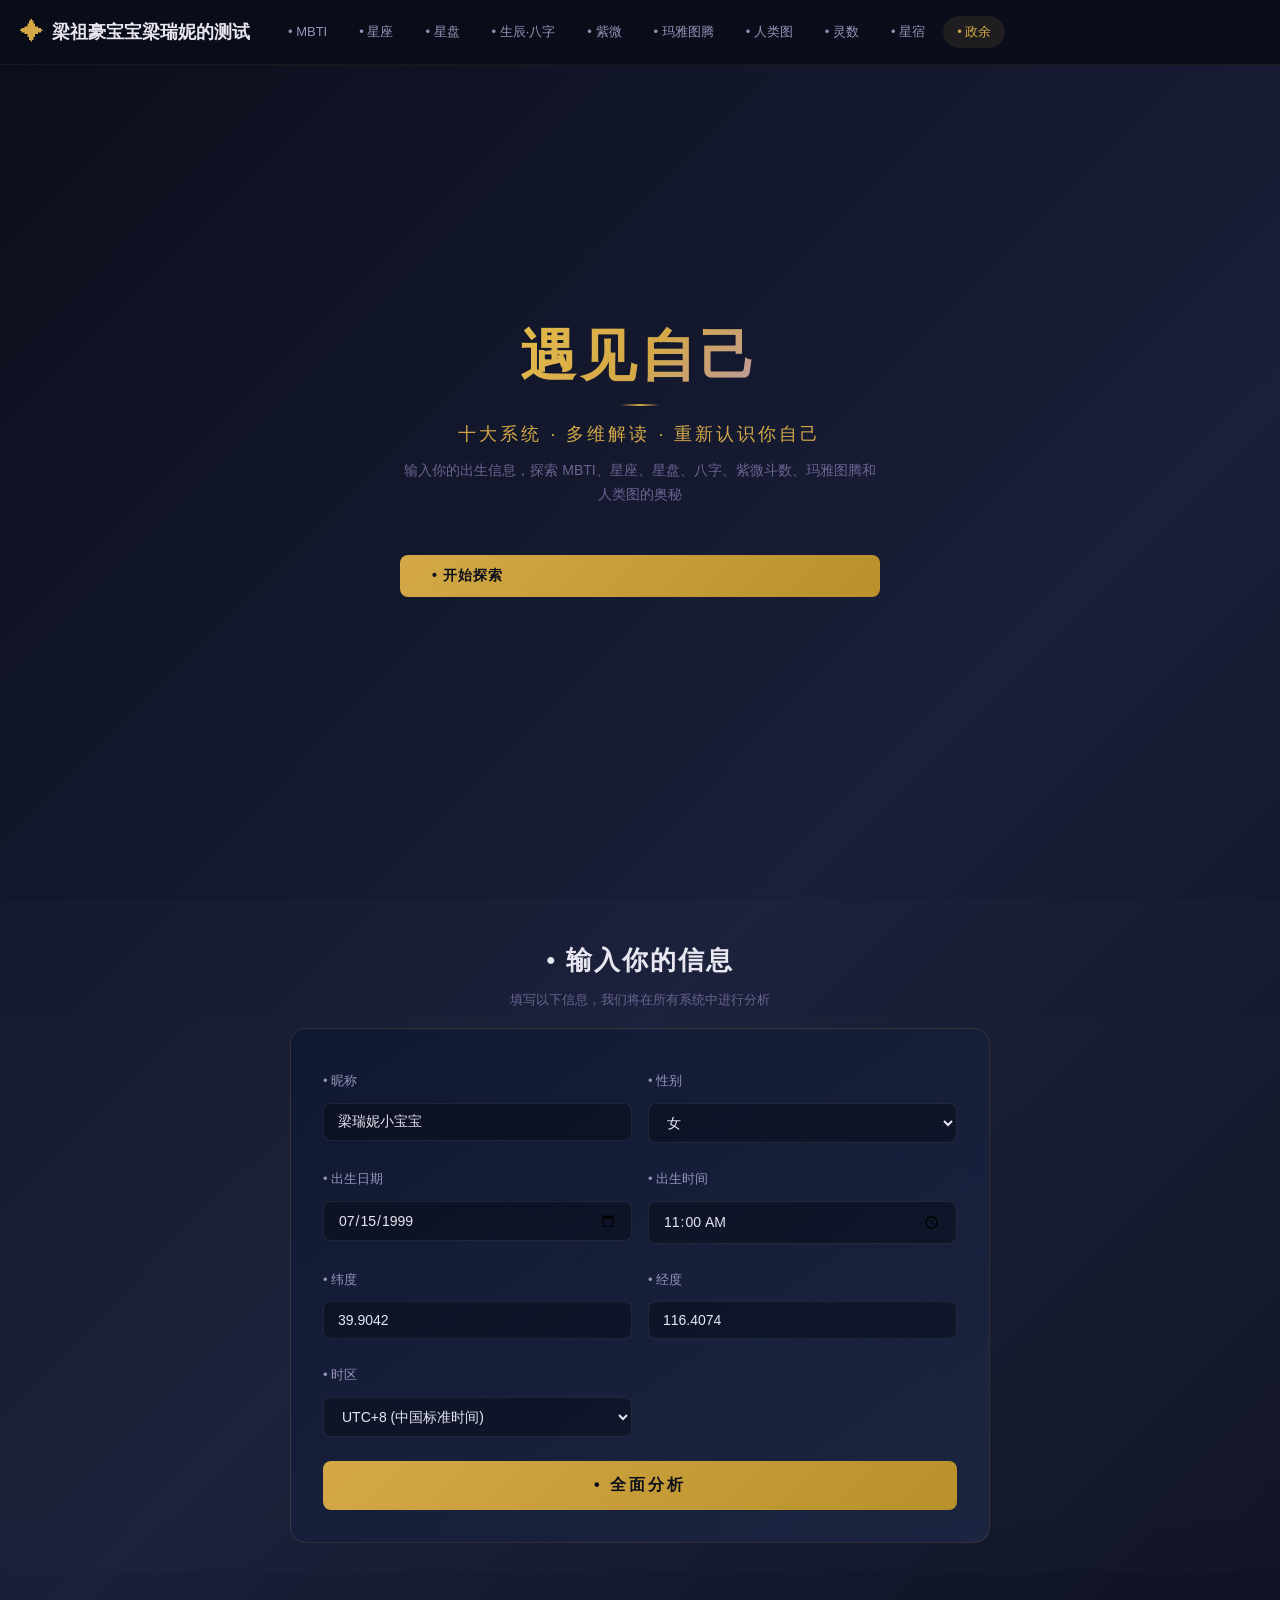
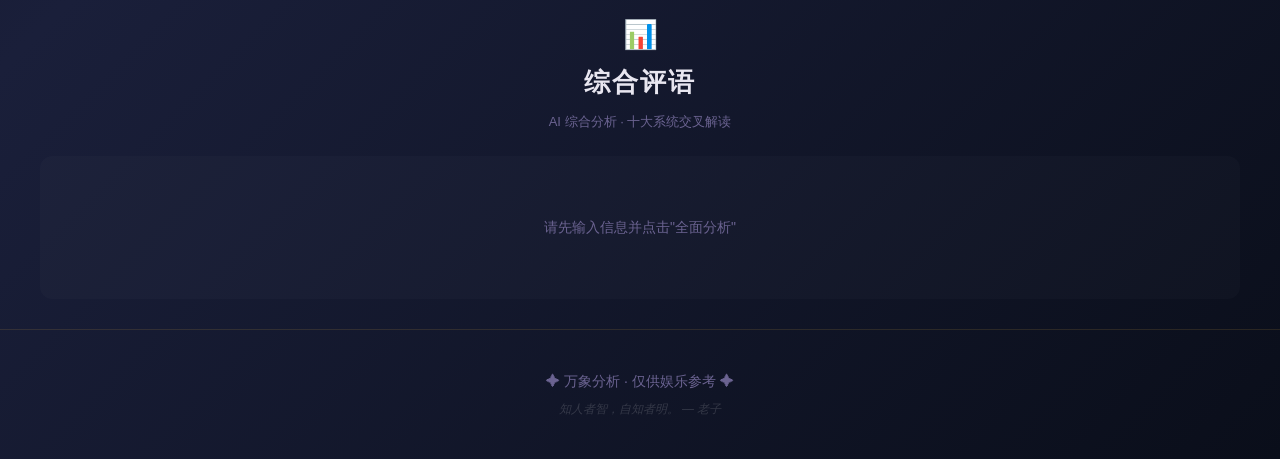
<file: index.html>
<!DOCTYPE html>
<html lang="zh-CN">
<head>
<meta charset="UTF-8">
<meta name="viewport" content="width=device-width, initial-scale=1.0, maximum-scale=1.0, user-scalable=no">
<title>梁祖豪宝宝梁瑞妮的测试</title>
<style>
* { margin:0; padding:0; box-sizing:border-box; }
body { background:#0a0a1a; color:#e0d5c5; font-family:sans-serif; }
h1 { color:#daa520; margin-bottom:20px; }
form { background:rgba(255,255,255,0.05); border:1px solid rgba(255,255,255,0.1); padding:30px; border-radius:12px; }
label { display:block; margin:10px 0 5px; color:#aaa; font-size:13px; }
input, select { width:100%; padding:10px; background:rgba(0,0,0,0.3); border:1px solid rgba(255,255,255,0.15); border-radius:6px; color:#e0d5c5; font-size:14px; }
button { width:100%; padding:12px; background:#daa520; color:#0a0a1a; border:none; border-radius:6px; font-size:16px; font-weight:bold; cursor:pointer; margin-top:20px; }
button:hover { background:#e6b830; }
#output { margin-top:30px; width:400px; }
.card { background:rgba(255,255,255,0.05); border:1px solid rgba(255,255,255,0.1); padding:20px; border-radius:12px; margin-bottom:12px; }
.card h3 { color:#daa520; margin-bottom:8px; }
.card p { color:#ccc; font-size:14px; line-height:1.6; }
</style>
<style>
/* ======================================
   万象分析 · Life Discovery Hub
   星际主题 · CSS
   ====================================== */

/* ----- 基础重置 & 变量 ----- */
:root {
  --bg-deep: #0a0e1a;
  --bg-card: rgba(15, 23, 49, 0.85);
  --bg-card-hover: rgba(20, 30, 60, 0.95);
  --text-primary: #e8e6f0;
  --text-secondary: #9892b8;
  --text-muted: #6b6391;
  --accent-gold: #d4a847;
  --accent-gold-glow: #f0c850;
  --accent-blue: #4a7cf7;
  --accent-purple: #8b5cf6;
  --accent-teal: #06d6a0;
  --accent-pink: #ef476f;
  --gradient-main: linear-gradient(135deg, #0a0e1a 0%, #1a1f3a 50%, #0a0e1a 100%);
  --gradient-card: linear-gradient(145deg, rgba(15,23,49,0.9), rgba(30,40,70,0.8));
  --glass-border: 1px solid rgba(212,168,71,0.15);
  --glass-shadow: 0 8px 32px rgba(0,0,0,0.4);
  --radius: 16px;
  --radius-sm: 8px;
  --transition: all 0.3s ease;
}
* { margin: 0; padding: 0; box-sizing: border-box; }
html { scroll-behavior: smooth; }
body {
  font-family: 'Noto Sans SC', sans-serif;
  background: var(--gradient-main);
  color: var(--text-primary);
  min-height: 100vh;
  line-height: 1.6;
  overflow-x: hidden;
}
h1,h2,h3,h4 { font-family: 'Noto Serif SC', serif; }
a { color: var(--accent-gold); text-decoration: none; transition: var(--transition); }
a:hover { color: var(--accent-gold-glow); }

/* ----- 星空背景 ----- */
#stars-bg {
  position: fixed; top: 0; left: 0; width: 100%; height: 100%;
  background-image:
    radial-gradient(1px 1px at 10% 20%, rgba(255,255,255,0.6), transparent),
    radial-gradient(1px 1px at 30% 60%, rgba(255,255,255,0.4), transparent),
    radial-gradient(1.5px 1.5px at 50% 10%, rgba(255,255,255,0.7), transparent),
    radial-gradient(1px 1px at 70% 40%, rgba(255,255,255,0.5), transparent),
    radial-gradient(1px 1px at 90% 80%, rgba(255,255,255,0.6), transparent),
    radial-gradient(1.5px 1.5px at 5% 90%, rgba(255,255,255,0.3), transparent),
    radial-gradient(1px 1px at 45% 70%, rgba(255,255,255,0.4), transparent),
    radial-gradient(1px 1px at 80% 15%, rgba(255,255,255,0.5), transparent),
    radial-gradient(0.8px 0.8px at 25% 85%, rgba(255,255,255,0.4), transparent),
    radial-gradient(0.8px 0.8px at 65% 50%, rgba(255,255,255,0.3), transparent),
    radial-gradient(1.2px 1.2px at 15% 40%, rgba(255,255,255,0.5), transparent),
    radial-gradient(1px 1px at 55% 30%, rgba(255,255,255,0.4), transparent),
    radial-gradient(0.8px 0.8px at 35% 55%, rgba(212,168,71,0.3), transparent),
    radial-gradient(1px 1px at 75% 75%, rgba(138,92,246,0.2), transparent),
    radial-gradient(1.5px 1.5px at 95% 5%, rgba(74,124,247,0.3), transparent);
  pointer-events: none; z-index: 0;
}

/* ----- 头部导航 ----- */
#header {
  position: fixed; top: 0; left: 0; right: 0; z-index: 1000;
  background: rgba(10,14,26,0.92);
  backdrop-filter: blur(16px); -webkit-backdrop-filter: blur(16px);
  border-bottom: 1px solid rgba(212,168,71,0.08);
  transition: var(--transition);
}
.header-inner {
  max-width: 1400px; margin: 0 auto; padding: 0 20px;
  display: flex; align-items: center; height: 64px;
  gap: 24px;
}
.logo { display: flex; align-items: center; gap: 8px; flex-shrink: 0; }
.logo-icon { font-size: 24px; color: var(--accent-gold); }
.logo-text { font-family: 'Noto Serif SC', serif; font-size: 18px; font-weight: 700; }

#main-nav { display: flex; gap: 4px; overflow-x: auto; flex: 1; scrollbar-width: none; }
#main-nav::-webkit-scrollbar { display: none; }
.nav-link {
  padding: 6px 14px; border-radius: 20px; font-size: 13px; font-weight: 500;
  white-space: nowrap; color: var(--text-secondary); transition: var(--transition); position: relative;
}
.nav-link i { margin-right: 4px; font-size: 12px; }
.nav-link:hover, .nav-link.active {
  color: var(--accent-gold); background: rgba(212,168,71,0.1);
}

#menu-toggle { display: none; background: none; border: none; color: var(--text-primary); font-size: 20px; cursor: pointer; }

/* ----- 通用区块 ----- */
.section {
  padding: 40px 20px 30px; position: relative; z-index: 1;
  width: 100%;
}
.section:nth-child(even) { background: rgba(255,255,255,0.01); }
.section-inner {
  max-width: 1400px; margin: 0 auto;
  padding: 0 20px;
}
.section-title {
  font-size: 26px; text-align: center; margin-bottom: 8px;
  color: var(--text-primary); letter-spacing: 2px; font-weight: 700;
}
.section-desc {
  text-align: center; color: var(--text-muted); font-size: 13px; margin-bottom: 18px;
}
.system-header { text-align: center; margin-bottom: 24px; }
.system-icon { font-size: 28px; display: block; margin-bottom: 4px; }

/* ----- 英雄区 ----- */
#hero {
  min-height: 100vh; display: flex; align-items: center; justify-content: center;
  position: relative; z-index: 1; padding: 100px 20px 80px;
}
.hero-content { text-align: center; max-width: 640px; }
.hero-title {
  font-size: clamp(32px, 6vw, 56px); font-weight: 800; letter-spacing: 4px;
  background: linear-gradient(135deg, #f0c850, #d4a847, #a78bfa);
  -webkit-background-clip: text; -webkit-text-fill-color: transparent;
  background-clip: text; margin-bottom: 12px; line-height: 1.2;
}
.hero-title::after {
  content: ''; display: block; width: 40px; height: 2px;
  background: linear-gradient(90deg, transparent, var(--accent-gold), transparent);
  margin: 14px auto; border-radius: 2px;
}
.hero-subtitle { font-size: clamp(14px, 2vw, 18px); color: var(--accent-gold); margin-bottom: 10px; letter-spacing: 3px; }
.hero-desc { color: var(--text-muted); font-size: 14px; margin-bottom: 28px; line-height: 1.7; max-width: 480px; margin-left: auto; margin-right: auto; }
.btn-hero {
  display: inline-flex; align-items: center; gap: 8px;
  padding: 12px 32px; border-radius: 8px;
  background: linear-gradient(135deg, var(--accent-gold), #b8912a);
  color: #0a0e1a; font-weight: 600; font-size: 14px; border: none; cursor: pointer;
  transition: all 0.25s ease; letter-spacing: 1px;
}
.btn-hero:hover { transform: translateY(-1px); box-shadow: 0 6px 20px rgba(212,168,71,0.3); }

/* ----- 表单 ----- */
.master-form {
  background: var(--gradient-card); backdrop-filter: blur(8px); -webkit-backdrop-filter: blur(8px);
  border: var(--glass-border); border-radius: var(--radius);
  padding: 32px; max-width: 700px; margin: 0 auto;
}
.form-row { display: grid; grid-template-columns: 1fr 1fr; gap: 16px; margin-bottom: 16px; }
.form-group { display: flex; flex-direction: column; gap: 6px; }
.form-group label { font-size: 13px; color: var(--text-secondary); font-weight: 500; }
.form-group label i { width: 18px; color: var(--accent-gold); }
.form-group input, .form-group select {
  padding: 10px 14px; border-radius: var(--radius-sm);
  background: rgba(0,0,0,0.3); border: 1px solid rgba(255,255,255,0.08);
  color: var(--text-primary); font-size: 14px; font-family: inherit;
  transition: var(--transition);
}
.form-group input:focus, .form-group select:focus {
  outline: none; border-color: var(--accent-gold); box-shadow: 0 0 12px rgba(212,168,71,0.15);
}
.form-group input::placeholder { color: var(--text-muted); }
.btn-submit {
  width: 100%; padding: 14px; margin-top: 8px;
  background: linear-gradient(135deg, var(--accent-gold), #b8912a);
  color: #0a0e1a; font-weight: 700; font-size: 16px; letter-spacing: 3px;
  border: none; border-radius: var(--radius-sm); cursor: pointer;
  transition: var(--transition);
}
.btn-submit:hover { transform: translateY(-2px); box-shadow: 0 8px 24px rgba(212,168,71,0.3); }

/* ----- 系统区块通用 ----- */
.system-section { display: none; }
.system-section.active { display: block; animation: fadeIn 0.6s ease; }
@keyframes fadeIn { from { opacity: 0; transform: translateY(20px); } to { opacity: 1; transform: translateY(0); } }

/* ----- 结果卡片 ----- */
.result-grid, .result-container {
  display: grid; gap: 10px;
  grid-template-columns: repeat(auto-fit, minmax(180px, 1fr));
  align-items: start;
}
.result-card {
  background: linear-gradient(145deg, rgba(18,25,50,0.9), rgba(12,18,38,0.85));
  border: 1px solid rgba(212,168,71,0.08);
  border-radius: 12px; padding: 10px;
  transition: all 0.25s ease; position: relative;
}
.result-card::before {
  content: ''; position: absolute; top: 0; left: 0; right: 0; height: 1px;
  background: linear-gradient(90deg, transparent, rgba(212,168,71,0.15), transparent);
  opacity: 0; transition: opacity 0.3s ease;
}
.result-card:hover {
  transform: translateY(-1px);
  border-color: rgba(212,168,71,0.2);
  background: linear-gradient(145deg, rgba(22,32,60,0.95), rgba(16,24,48,0.9));
  box-shadow: 0 4px 20px rgba(0,0,0,0.3);
}
.result-card:hover::before { opacity: 1; }
.result-card .card-title {
  font-size: 12px; color: var(--accent-gold); margin-bottom: 5px;
  display: flex; align-items: center; gap: 4px; font-weight: 600;
}
.result-card .card-value { font-size: 15px; font-weight: 700; margin-bottom: 4px; color: var(--text-primary); text-align: justify; }
.result-card .card-desc { color: var(--text-secondary); font-size: 11px; line-height: 1.5; text-align: justify; }
.result-card .card-tag {
  display: inline-block; padding: 1px 8px; border-radius: 4px; font-size: 10px;
  background: rgba(212,168,71,0.08); color: var(--accent-gold); margin-top: 3px;
  border: 1px solid rgba(212,168,71,0.1);
}
.placeholder-text { color: var(--text-muted); text-align: center; padding: 40px; font-size: 14px; }

/* ----- MBTI 测试界面 ----- */
.test-container {
  max-width: 600px; margin: 0 auto;
}
.progress-bar {
  display: flex; align-items: center; gap: 12px; margin-bottom: 24px;
}
.progress-fill {
  flex: 1; height: 6px; background: rgba(255,255,255,0.08); border-radius: 3px;
  position: relative; overflow: hidden;
}
.progress-fill::after {
  content: ''; position: absolute; top: 0; left: 0; height: 100%;
  width: 0%; background: linear-gradient(90deg, var(--accent-gold), var(--accent-purple));
  border-radius: 3px; transition: width 0.4s ease;
}
.progress-text { font-size: 13px; color: var(--text-muted); white-space: nowrap; width: 40px; text-align: right; }
.question-card {
  background: var(--gradient-card); border: var(--glass-border); border-radius: var(--radius);
  padding: 32px; text-align: center;
}
.question-text { font-size: 18px; line-height: 1.7; margin-bottom: 24px; }
.question-options { display: flex; justify-content: center; gap: 12px; flex-wrap: wrap; }
.opt-btn {
  padding: 10px 24px; border-radius: 50px; border: 1px solid rgba(255,255,255,0.1);
  background: rgba(0,0,0,0.2); color: var(--text-primary); font-size: 14px; cursor: pointer;
  transition: var(--transition); font-family: inherit;
}
.opt-btn i { margin-right: 6px; }
.opt-btn:hover { transform: translateY(-2px); }
.opt-btn.agree:hover { border-color: var(--accent-teal); color: var(--accent-teal); }
.opt-btn.neutral:hover { border-color: var(--accent-blue); color: var(--accent-blue); }
.opt-btn.disagree:hover { border-color: var(--accent-pink); color: var(--accent-pink); }

/* ----- 紫微斗数盘 ----- */
.ziwei-grid {
  display: grid; grid-template-columns: repeat(6, 1fr); gap: 1px;
  max-width: 100%; margin: 0 0 8px; border: 1px solid rgba(212,168,71,0.2); border-radius: 6px; overflow: hidden;
}
.ziwei-cell {
  background: rgba(0,0,0,0.3); padding: 6px 4px; min-height: 70px;
  border: 1px solid rgba(255,255,255,0.05); font-size: 11px; line-height: 1.4;
}
.ziwei-cell .palace-name { color: var(--accent-gold); font-weight: 700; display: block; margin-bottom: 2px; font-size: 11px; }
.ziwei-cell .star-name { color: var(--accent-teal); display: block; font-size: 10px; }

/* 紫微: 图表在上卡片在下 */
#ziwei-result {
  display: flex; flex-direction: column; gap: 8px;
  align-items: center;
}
#ziwei-result > * { width: 100%; }

/* ----- 玛雅更宽布局 ----- */
/* ----- 人类图 BodyGraph Canvas 容器 ----- */
#humandesign-result {
  display: flex; flex-direction: column; gap: 16px;
  align-items: center;
}
#humandesign-result > * { width: 100%; }
#humandesign-result #bodygraph-canvas {
  max-width: 480px; width: 100%;
}
#bodygraph-canvas {
  max-width: 480px; width: 100%; display: block; margin: 0 auto;
  border-radius: 12px; background: rgba(0,0,0,0.25);
  border: 1px solid rgba(212,168,71,0.1);
  padding: 8px;
}

/* ----- 星盘 Canvas 容器 ----- */
#chart-canvas { max-width: 100%; display: block; margin: 0 auto; border-radius: var(--radius); }

/* ----- 页脚 ----- */
#footer {
  text-align: center; padding: 40px 20px; border-top: var(--glass-border);
  color: var(--text-muted); font-size: 14px; position: relative; z-index: 1;
}
#footer .footer-small { font-size: 12px; margin-top: 8px; color: rgba(255,255,255,0.15); font-style: italic; }

/* ----- 响应式 ----- */
@media (max-width: 900px) {
  .form-row { grid-template-columns: 1fr; }
  #main-nav { position: fixed; top: 60px; left: 0; right: 0; background: rgba(10,14,26,0.98); padding: 12px 16px; flex-wrap: wrap; display: none; z-index: 999; }
  #main-nav.open { display: flex; }
  #menu-toggle { display: block; }
  .section { padding: 24px 12px 20px; }
  .section-title { font-size: 20px; }
  .result-grid, .result-container { grid-template-columns: repeat(auto-fit, minmax(160px, 1fr)); gap: 8px; }
  .result-card { padding: 8px; }
  .card-primary { padding: 16px 20px !important; }
  .card-primary .card-title { font-size: 15px !important; }
  #ziwei-chart .ziwei-grid { grid-template-columns: repeat(3, 1fr); }
  .hero-title { font-size: clamp(28px, 7vw, 48px); }
  #bodygraph-canvas { max-width: 320px; }
  .master-form { padding: 20px; }
  #hero { min-height: auto; padding: 80px 16px 60px; }
}
@media (max-width: 600px) {
  .section-title { font-size: 18px; }
  .section-desc { font-size: 12px; margin-bottom: 16px; }
  .system-icon { font-size: 24px; }
  .result-grid, .result-container { grid-template-columns: repeat(auto-fit, minmax(140px, 1fr)); gap: 6px; }
  .result-card { padding: 6px; }
  .result-card .card-title { font-size: 11px; }
  .result-card .card-desc { font-size: 10px; }
  .result-card .card-value { font-size: 13px; }
  .ziwei-grid { grid-template-columns: repeat(2, 1fr); }
  .ziwei-cell { min-height: 50px; padding: 4px; font-size: 10px; }
  .ziwei-cell .star-name { font-size: 9px; }
  .card-primary { padding: 14px 16px !important; }
  .card-primary .card-title { font-size: 14px !important; }
  .card-primary .card-value { font-size: 18px !important; }
  .master-form { padding: 16px; }
  #hero { padding: 70px 12px 40px; }
  .hero-title { font-size: 26px; }
  .hero-subtitle { font-size: 14px; }
  .hero-desc { font-size: 13px; }
  .btn-hero { padding: 10px 24px; font-size: 13px; }
  #main-header .header-inner { padding: 0 12px; height: 50px; }
  .logo-text { font-size: 14px; }
  .section { padding: 18px 8px 16px; }
  #bodygraph-canvas { max-width: 260px; }
  .expand-section-title { font-size: 13px; }
  #summary-result { padding: 12px !important; }
  #summary-result h3 { font-size: 16px; }
  #summary-result div { font-size: 12px; }
}
@media (max-width: 400px) {
  .result-grid, .result-container { grid-template-columns: 1fr; }
  .result-card { padding: 8px; }
  .hero-title { font-size: 22px; }
  .section-title { font-size: 16px; }
}


/* emoji fallback icons (替换 Font Awesome) */
.emoji-star:before { content: '⭐'; }
.emoji-home:before { content: '🏠'; }
.emoji-sun:before { content: '☀️'; }
.emoji-moon:before { content: '🌙'; }
.emoji-brain:before { content: '🧠'; }
.emoji-bolt:before { content: '⚡'; }
.emoji-route:before { content: '🛤️'; }
.emoji-compass:before { content: '🧭'; }
.emoji-tag:before { content: '🏷️'; }
.emoji-book:before { content: '📖'; }
.emoji-wave:before { content: '〰️'; }
.emoji-music:before { content: '🎵'; }
.emoji-question:before { content: '❓'; }
.emoji-dragon:before { content: '🐉'; }
.emoji-cube:before { content: '📦'; }
.emoji-tags:before { content: '🏷️'; }
.emoji-scale:before { content: '⚖️'; }
.emoji-up:before { content: '⬆️'; }
.emoji-heartbeat:before { content: '💓'; }
.emoji-eye:before { content: '👁️'; }
.emoji-case:before { content: '💼'; }
.emoji-heart:before { content: '❤️'; }
.emoji-bulb:before { content: '💡'; }
.emoji-warn:before { content: '⚠️'; }
.emoji-check:before { content: '✅'; }
.emoji-cross:before { content: '❌'; }
.emoji-minus:before { content: '➖'; }
.emoji-user:before { content: '👤'; }
.emoji-edit:before { content: '✏️'; }
.emoji-cal:before { content: '📅'; }
.emoji-clock:before { content: '🕐'; }
.emoji-pin:before { content: '📍'; }
.emoji-magic:before { content: '✨'; }
.emoji-gender:before { content: '⚤'; }
.emoji-globe:before { content: '🌏'; }
.emoji-down:before { content: '⬇️'; }


/* ======================================
   银河动画背景 + 展开卡片系统
   ====================================== */
#galaxy-bg {
  position: fixed; top: 0; left: 0; width: 100%; height: 100%;
  z-index: 0; display: block; pointer-events: none;
}
#stars-bg { display: none; }

/* 展开卡片系统 */


/* ----- 主卡片（系统核心卡片） ----- */
.card-primary {
  grid-column: 1 / -1 !important;
  background: linear-gradient(145deg, rgba(30,40,80,0.95), rgba(20,30,60,0.85));
  border: 1px solid rgba(212,168,71,0.3);
  padding: 20px !important;
  text-align: center;
  margin-bottom: 4px;
}
.card-primary .card-title {
  font-size: 18px !important;
  margin-bottom: 12px !important;
  justify-content: center;
}
.card-primary .card-value {
  font-size: 24px !important;
}

.expand-body {
  max-height: 0; overflow: hidden; opacity: 0;
  transition: max-height 0.4s ease, opacity 0.3s ease;
  margin-top: 0;
}
.expand-card { position: relative; }
.expand-card.expanded .expand-body {
  max-height: 2000px; opacity: 1;
  margin-top: 10px; padding-top: 10px;
  border-top: 1px solid rgba(212,168,71,0.08);
}

.expand-section-title {
  font-family: 'Noto Serif SC', serif; font-size: 15px;
  color: var(--accent-gold); margin: 12px 0 8px;
  display: flex; align-items: center; gap: 6px;
}
.expand-indicator {
  float: right; font-size: 12px; color: var(--accent-gold);
  opacity: 0.7; transition: var(--transition);
}
.expand-card.expanded .expand-indicator { transform: rotate(180deg); }



/* ----- 卡片入场动画 ----- */
@keyframes cardIn {
  from { opacity: 0; transform: translateY(8px); }
  to { opacity: 1; transform: translateY(0); }
}
.result-card { animation: cardIn 0.35s ease both; }
.result-card:nth-child(2) { animation-delay: 0.04s; }
.result-card:nth-child(3) { animation-delay: 0.08s; }
.result-card:nth-child(4) { animation-delay: 0.12s; }
.result-card:nth-child(5) { animation-delay: 0.16s; }
.result-card:nth-child(6) { animation-delay: 0.2s; }
.result-card:nth-child(7) { animation-delay: 0.24s; }
.result-card:nth-child(8) { animation-delay: 0.28s; }
.result-card:nth-child(9) { animation-delay: 0.32s; }
.result-card:nth-child(10) { animation-delay: 0.36s; }

/* ----- 卡片入场动画 ----- */
@keyframes cardIn {
  from { opacity: 0; transform: translateY(8px); }
  to { opacity: 1; transform: translateY(0); }
}
.result-card { animation: cardIn 0.35s ease both; }
.result-card:nth-child(2) { animation-delay: 0.04s; }
.result-card:nth-child(3) { animation-delay: 0.08s; }
.result-card:nth-child(4) { animation-delay: 0.12s; }
.result-card:nth-child(5) { animation-delay: 0.16s; }
.result-card:nth-child(6) { animation-delay: 0.2s; }
.result-card:nth-child(7) { animation-delay: 0.24s; }
.result-card:nth-child(8) { animation-delay: 0.28s; }
.result-card:nth-child(9) { animation-delay: 0.32s; }
.result-card:nth-child(10) { animation-delay: 0.36s; }
</style>

</head>
<body>
<canvas id="galaxy-bg"></canvas>
<div id="stars-bg"></div>
  <!-- ===== 星空粒子背景 ===== -->
  <div id="stars-bg"></div>

  <!-- ===== 顶部导航 ===== -->
  <header id="header">
    <div class="header-inner">
      <div class="logo">
        <span class="logo-icon">✦</span>
        <span class="logo-text">梁祖豪宝宝梁瑞妮的测试</span>
        
      </div>
      <nav id="main-nav">
        <a href="#mbti" class="nav-link" data-system="mbti">• MBTI</a>
        <a href="#zodiac" class="nav-link" data-system="zodiac">• 星座</a>
        <a href="#astrology" class="nav-link" data-system="astrology">• 星盘</a>
        <a href="#bazi" class="nav-link" data-system="bazi">• 生辰·八字</a>
        <a href="#ziwei" class="nav-link" data-system="ziwei">• 紫微</a>
        <a href="#mayan" class="nav-link" data-system="mayan">• 玛雅图腾</a>
        <a href="#humandesign" class="nav-link" data-system="humandesign">• 人类图</a>
      </nav>
      <button id="menu-toggle" aria-label="菜单">•</button>
    </div>
  </header>

  <!-- ===== 英雄区 ===== -->
  <section id="hero">
    <div class="hero-bg"></div>
    <div class="hero-content">
      <h1 class="hero-title">遇见自己</h1>
      <p class="hero-subtitle">十大系统 · 多维解读 · 重新认识你自己</p>
      <p class="hero-desc">输入你的出生信息，探索 MBTI、星座、星盘、八字、紫微斗数、玛雅图腾和人类图的奥秘</p>
      <button id="scroll-to-form" class="btn-hero">
        • 开始探索
      </button>
    </div>
  </section>

  <!-- ===== 统一输入表单 ===== -->
  <section id="form-section" class="section">
    <div class="section-inner">
      <h2 class="section-title">• 输入你的信息</h2>
      <p class="section-desc">填写以下信息，我们将在所有系统中进行分析</p>
      <form id="master-form" class="master-form">
        <div class="form-row">
          <div class="form-group">
            <label for="user-name">• 昵称</label>
            <input type="text" id="user-name" placeholder="你的名字或昵称" value="梁瑞妮小宝宝" required>
          </div>
          <div class="form-group">
            <label for="user-gender">• 性别</label>
            <select id="user-gender">
              <option value="male">男</option>
              <option value="female" selected>女</option>
              <option value="other">其他</option>
            </select>
          </div>
        </div>
        <div class="form-row">
          <div class="form-group">
            <label for="user-birthdate">• 出生日期</label>
            <input type="date" id="user-birthdate" value="1999-07-15">
          </div>
          <div class="form-group">
            <label for="user-birthtime">• 出生时间</label>
            <input type="time" id="user-birthtime" value="11:00">
          </div>
        </div>
        <div class="form-row">
          <div class="form-group">
            <label for="user-lat">• 纬度</label>
            <input type="number" id="user-lat" placeholder="如: 39.9042" step="0.0001" value="39.9042">
          </div>
          <div class="form-group">
            <label for="user-lng">• 经度</label>
            <input type="number" id="user-lng" placeholder="如: 116.4074" step="0.0001" value="116.4074">
          </div>
          <div class="form-group">
            <label for="user-timezone">• 时区</label>
            <select id="user-timezone">
              <option value="8">UTC+8 (中国标准时间)</option>
              <option value="9">UTC+9</option>
              <option value="7">UTC+7</option>
              <option value="0">UTC+0</option>
              <option value="-5">UTC-5</option>
              <option value="-8">UTC-8</option>
            </select>
          </div>
        </div>
        <button type="submit" class="btn-submit">
          • 全面分析
        </button>
      </form>
    </div>
  </section>

  <!-- ===== MBTI 系统 ===== -->
  <section id="mbti" class="section system-section" data-system="mbti">
    <div class="section-inner">
      <div class="system-header">
        <span class="system-icon">🧠</span>
        <h2 class="section-title">MBTI 人格类型</h2>
        <p class="section-desc">Myers-Briggs Type Indicator · 16种人格类型深度分析</p>
      </div>
      <div id="mbti-test" class="test-container">
        <div id="mbti-progress" class="progress-bar">
          <div class="progress-fill"></div>
          <span class="progress-text">0/20</span>
        </div>
        <div id="mbti-question" class="question-card">
          <p class="question-text">加载中...</p>
          <div class="question-options">
            <button class="opt-btn agree" data-value="1">• 是</button>
            <button class="opt-btn neutral" data-value="0">• 中立</button>
            <button class="opt-btn disagree" data-value="-1">• 否</button>
          </div>
        </div>
        <div id="mbti-result" class="result-container" style="display:none">
          <!-- result filled by JS -->
        </div>
      </div>
    </div>
  </section>

  <!-- ===== 星座系统 ===== -->
  <section id="zodiac" class="section system-section" data-system="zodiac">
    <div class="section-inner">
      <div class="system-header">
        <span class="system-icon">♈</span>
        <h2 class="section-title">星座分析</h2>
        <p class="section-desc">西方星座 · 太阳星座 · 上升星座 · 月亮星座</p>
      </div>
      <div id="zodiac-result" class="result-grid"></div>
    </div>
  </section>

  <!-- ===== 星盘系统 ===== -->
  <section id="astrology" class="section system-section" data-system="astrology">
    <div class="section-inner">
      <div class="system-header">
        <span class="system-icon">🌞</span>
        <h2 class="section-title">星盘解读</h2>
        <p class="section-desc">出生星盘 · 行星位置 · 宫位系统 · 相位分析</p>
      </div>
      <div id="astrology-result">
        <canvas id="chart-canvas"></canvas>
        <div id="chart-data" class="result-grid"></div>
      </div>
    </div>
  </section>

  <!-- ===== 生辰·八字系统 ===== -->
  <section id="bazi" class="section system-section" data-system="bazi">
    <div class="section-inner">
      <div class="system-header">
        <span class="system-icon">☯</span>
        <h2 class="section-title">生辰 · 八字</h2>
        <p class="section-desc">中国传统命理学 · 四柱八字 · 五行分析</p>
      </div>
      <div id="bazi-result" class="result-container"></div>
    </div>
  </section>

  <!-- ===== 紫微斗数系统 ===== -->
  <section id="ziwei" class="section system-section" data-system="ziwei">
    <div class="section-inner">
      <div class="system-header">
        <span class="system-icon">⭐</span>
        <h2 class="section-title">紫微斗数</h2>
        <p class="section-desc">紫微斗数 · 命盘十二宫 · 主星辅星 · 四化飞星</p>
      </div>
      <div id="ziwei-result" class="result-container">
        <div id="ziwei-chart" class="ziwei-grid"></div>
        <div id="ziwei-analysis" class="result-grid"></div>
        <div id="ziwei-palaces"></div>
      </div>
    </div>
  </section>

  <!-- ===== 玛雅图腾系统 ===== -->
  <section id="mayan" class="section system-section" data-system="mayan">
    <div class="section-inner">
      <div class="system-header">
        <span class="system-icon">🌙</span>
        <h2 class="section-title">玛雅图腾</h2>
        <p class="section-desc">卓尔金历 · 20图腾 · 13银河音阶 · 内在神殿</p>
      </div>
      <div id="mayan-result" class="result-container"></div>
    </div>
  </section>

  <!-- ===== 人类图系统 ===== -->
  <section id="humandesign" class="section system-section" data-system="humandesign">
    <div class="section-inner">
      <div class="system-header">
        <span class="system-icon">🧬</span>
        <h2 class="section-title">人类图</h2>
        <p class="section-desc">Human Design · 能量类型 · 人生策略 · 内在权威 · 轮回交叉</p>
      </div>
      <div id="humandesign-result" class="result-container">
        <canvas id="bodygraph-canvas" width="500" height="580"></canvas>
        <div id="humandesign-analysis" class="result-grid"></div>
      </div>
    </div>
  </section>


  <section id="numerology" class="section system-section" data-system="numerology"><div class="section-inner"><div class="system-header"><span class="system-icon">🔢</span><h2 class="section-title">灵数 · 生命数字</h2><p class="section-desc">Numerology</p></div><div id="numerology-result" class="result-grid"></div></div></section>
  <section id="lunarmansion" class="section system-section" data-system="lunarmansion"><div class="section-inner"><div class="system-header"><span class="system-icon">🌙</span><h2 class="section-title">星宿 · 二十八宿</h2><p class="section-desc">Lunar Mansions</p></div><div id="lunarmansion-result" class="result-grid"></div></div></section>
  <section id="zhengyu" class="section system-section" data-system="zhengyu"><div class="section-inner"><div class="system-header"><span class="system-icon">⚖️</span><h2 class="section-title">政余 · 政余星命</h2><p class="section-desc">ZhengYu</p></div><div id="zhengyu-result" class="result-grid"></div></div></section>

  <!-- ===== 综合报告 ===== -->
  <section id="summary" class="section">
    <div class="section-inner">
      <div class="system-header">
        <span class="system-icon">📊</span>
        <h2 class="section-title">综合评语</h2>
        <p class="section-desc">AI 综合分析 · 十大系统交叉解读</p>
      </div>
      <div id="summary-result" style="background:rgba(255,255,255,0.02); border-radius:12px; padding:20px;">
        <p class="placeholder-text">请先输入信息并点击"全面分析"</p>
      </div>
    </div>
  </section>

  <!-- ===== 页脚 ===== -->
  <footer id="footer">
    <p>✦ 万象分析 · 仅供娱乐参考 ✦</p>
    <p class="footer-small">知人者智，自知者明。 — 老子</p>
  </footer>

  <!-- Scripts — 用 try-catch 包装，单个文件报错不影响整体 -->
  
  
  
  
  
  
  
  
  
  <!-- app.js 最后加载，做好防护 -->
  
<script>
// DOM 辅助函数（必须在所有系统前定义）
function $(id) { return document.querySelector(id); }
function $$(sel) { return document.querySelectorAll(sel); }

console.log("SCRIPT STARTED");
// ===== js/systems/astronomy.js =====
/* ======================================
   天文学辅助库 · Astronomy Utils
   用于星盘、八字等系统的历法计算
   ====================================== */

const Astronomy = {
  // 儒略日计算
  julianDay: function(year, month, day, hour=12) {
    if (month <= 2) { year--; month += 12; }
    const A = Math.floor(year / 100);
    const B = 2 - A + Math.floor(A / 4);
    const JD = Math.floor(365.25 * (year + 4716)) + Math.floor(30.6001 * (month + 1))
             + day + hour/24 + B - 1524.5;
    return JD;
  },

  // 计算太阳黄经（简化版）
  solarLongitude: function(jd) {
    const T = (jd - 2451545.0) / 36525;
    const L0 = 280.46646 + 36000.76983 * T + 0.0003032 * T * T;
    const M = 357.52911 + 35999.05029 * T - 0.0001537 * T * T;
    const C = (1.914602 - 0.004817 * T - 0.000014 * T * T) * Math.sin(M * Math.PI / 180)
            + (0.019993 - 0.000101 * T) * Math.sin(2 * M * Math.PI / 180)
            + 0.000289 * Math.sin(3 * M * Math.PI / 180);
    let lambda = L0 + C;
    return ((lambda % 360) + 360) % 360;
  },

  // 确定节气（简化版，返回节气索引 0-23）
  solarTerm: function(year, month, day) {
    const terms = [
      '春分','清明','谷雨','立夏','小满','芒种',
      '夏至','小暑','大暑','立秋','处暑','白露',
      '秋分','寒露','霜降','立冬','小雪','大雪',
      '冬至','小寒','大寒','立春','雨水','惊蛰'
    ];
    const jd = this.julianDay(year, month, day);
    const sl = this.solarLongitude(jd);
    const idx = Math.floor(sl / 15);
    return { index: idx % 24, name: terms[idx % 24], longitude: sl };
  },

  // 获取中国年份干支（天干地支）
  chineseYearGanzhi: function(year) {
    const tiangan = ['甲','乙','丙','丁','戊','己','庚','辛','壬','癸'];
    const dizhi   = ['子','丑','寅','卯','辰','巳','午','未','申','酉','戌','亥'];
    return {
      gan: tiangan[(year - 4) % 10],
      zhi: dizhi[(year - 4) % 12],
      full: tiangan[(year - 4) % 10] + dizhi[(year - 4) % 12]
    };
  },

  // 月柱计算（基于年干 + 月份）
  monthGanzhi: function(yearGan, monthNum) {
    const tiangan = ['甲','乙','丙','丁','戊','己','庚','辛','壬','癸'];
    const dizhi   = ['寅','卯','辰','巳','午','未','申','酉','戌','亥','子','丑'];
    // 年干 -> 月干起始
    const ganStart = [2, 4, 6, 8, 0]; // 甲乙丙丁戊
    const startIdx = ganStart[yearGan % 5];
    const ganIdx = (startIdx + monthNum - 1) % 10;
    return { gan: tiangan[ganIdx], zhi: dizhi[monthNum - 1], full: tiangan[ganIdx] + dizhi[monthNum - 1] };
  },

  // 日柱计算（基于儒略日）
  dayGanzhi: function(jd) {
    const tiangan = ['甲','乙','丙','丁','戊','己','庚','辛','壬','癸'];
    const dizhi   = ['子','丑','寅','卯','辰','巳','午','未','申','酉','戌','亥'];
    const ganIdx = ((Math.floor(jd + 0.5) + 49) % 60) % 10;
    const zhiIdx = ((Math.floor(jd + 0.5) + 49) % 60) % 12;
    return { gan: tiangan[ganIdx], zhi: dizhi[zhiIdx], full: tiangan[ganIdx] + dizhi[zhiIdx] };
  },

  // 时柱计算（基于日干 + 时辰）
  hourGanzhi: function(dayGan, hour) {
    const tiangan = ['甲','乙','丙','丁','戊','己','庚','辛','壬','癸'];
    const dizhi   = ['子','丑','寅','卯','辰','巳','午','未','申','酉','戌','亥'];
    const hourIdx = Math.floor((hour + 1) / 2) % 12; // 23-1=子, 1-3=丑...
    const startGan = (dayGan % 5) * 2;
    const ganIdx = (startGan + hourIdx) % 10;
    return { gan: tiangan[ganIdx], zhi: dizhi[hourIdx], full: tiangan[ganIdx] + dizhi[hourIdx] };
  },

  // 八字（四柱）
  bazi: function(year, month, day, hour, timezone=8) {
    const utcHour = hour - timezone;
    const adjustedJD = this.julianDay(year, month, day, utcHour);
    
    const yearGanZhi = this.chineseYearGanzhi(year);
    const yearGanIndex = ['甲','乙','丙','丁','戊','己','庚','辛','壬','癸'].indexOf(yearGanZhi.gan);
    
    // 农历月份近似（基于节气）
    const term = this.solarTerm(year, month, day);
    // 节气索引0=春分, 21=立春。月柱以立春为正月（寅月）
    // 将索引偏移+3使立春(21)→24%24=0→月份1
    let lunarMonth = Math.floor(((term.index + 3) % 24) / 2) + 1;
    // 如果是立春之前（索引<21），年柱用上一年
    let actualYear = year;
    let actualYearGZ = yearGanZhi;
    if (month < 2 || (month === 2 && day < 4)) {
      actualYear = year - 1;
      actualYearGZ = this.chineseYearGanzhi(actualYear);
    }
    
    const monthGZ = this.monthGanzhi(
      ['甲','乙','丙','丁','戊','己','庚','辛','壬','癸'].indexOf(actualYearGZ.gan),
      lunarMonth
    );
    const dayGZ = this.dayGanzhi(adjustedJD);
    const hourGZ = this.hourGanzhi(
      ['甲','乙','丙','丁','戊','己','庚','辛','壬','癸'].indexOf(dayGZ.gan),
      hour
    );
    
    return { year: actualYearGZ, month: monthGZ, day: dayGZ, hour: hourGZ };
  },

  // 生肖
  chineseZodiac: function(year) {
    const animals = ['鼠','牛','虎','兔','龙','蛇','马','羊','猴','鸡','狗','猪'];
    const elements = ['金','水','木','火','土'];
    const idx = (year - 4) % 12;
    const elemIdx = Math.floor(((year - 4) % 10) / 2);
    return { animal: animals[idx], element: elements[elemIdx] };
  },

  // 西方星座
  westernZodiac: function(month, day) {
    const signs = [
      { name:'摩羯座', symbol:'♑', date:'12/22-1/19', element:'土', quality:'开创', ruler:'土星' },
      { name:'水瓶座', symbol:'♒', date:'1/20-2/18', element:'风', quality:'固定', ruler:'天王星' },
      { name:'双鱼座', symbol:'♓', date:'2/19-3/20', element:'水', quality:'变动', ruler:'海王星' },
      { name:'白羊座', symbol:'♈', date:'3/21-4/19', element:'火', quality:'开创', ruler:'火星' },
      { name:'金牛座', symbol:'♉', date:'4/20-5/20', element:'土', quality:'固定', ruler:'金星' },
      { name:'双子座', symbol:'♊', date:'5/21-6/20', element:'风', quality:'变动', ruler:'水星' },
      { name:'巨蟹座', symbol:'♋', date:'6/21-7/22', element:'水', quality:'开创', ruler:'月亮' },
      { name:'狮子座', symbol:'♌', date:'7/23-8/22', element:'火', quality:'固定', ruler:'太阳' },
      { name:'处女座', symbol:'♍', date:'8/23-9/22', element:'土', quality:'变动', ruler:'水星' },
      { name:'天秤座', symbol:'♎', date:'9/23-10/22', element:'风', quality:'开创', ruler:'金星' },
      { name:'天蝎座', symbol:'♏', date:'10/23-11/21', element:'水', quality:'固定', ruler:'冥王星' },
      { name:'射手座', symbol:'♐', date:'11/22-12/21', element:'火', quality:'变动', ruler:'木星' }
    ];
    const cutoff = [20, 19, 21, 20, 21, 21, 23, 23, 23, 23, 22, 22];
    // 当天数 < 该月界限日 → 沿用上月星座；否则进入本月星座
    const idx = (day < cutoff[month-1]) ? month - 1 : month % 12;
    return signs[idx];
  },

  // 行星近似位置（简化版，用于星盘）
  planetPositions: function(jd) {
    const T = (jd - 2451545.0) / 36525;
    // 简化版行星黄经
    const planets = [
      { name:'太阳', symbol:'☉', degree: ((280.46646 + 36000.76983*T) % 360 + 360) % 360 },
      { name:'月亮', symbol:'☽', degree: ((218.3165 + 481267.8813*T) % 360 + 360) % 360 },
      { name:'水星', symbol:'☿', degree: ((252.2509 + 538101.6286*T) % 360 + 360) % 360 },
      { name:'金星', symbol:'♀', degree: ((181.9798 + 58517.8157*T) % 360 + 360) % 360 },
      { name:'火星', symbol:'♂', degree: ((355.4530 + 19140.3027*T) % 360 + 360) % 360 },
      { name:'木星', symbol:'♃', degree: ((34.3515 + 3034.9057*T) % 360 + 360) % 360 },
      { name:'土星', symbol:'♄', degree: ((50.0774 + 1222.1138*T) % 360 + 360) % 360 },
      { name:'天王星', symbol:'♅', degree: ((314.0550 + 428.4668*T) % 360 + 360) % 360 },
      { name:'海王星', symbol:'♆', degree: ((304.3486 + 218.4864*T) % 360 + 360) % 360 },
      { name:'冥王星', symbol:'♇', degree: ((238.9293 + 145.2078*T) % 360 + 360) % 360 }
    ];
    
    // 计算星座位置
    const zodiacSigns = ['白羊','金牛','双子','巨蟹','狮子','处女','天秤','天蝎','射手','摩羯','水瓶','双鱼'];
    return planets.map(p => {
      const deg = p.degree % 360;
      const signIdx = Math.floor(deg / 30);
      const posInSign = deg % 30;
      return {
        ...p,
        degree: deg.toFixed(2),
        sign: zodiacSigns[signIdx],
        position: `${zodiacSigns[signIdx]} ${posInSign.toFixed(1)}°`
      };
    });
  },

  // 玛雅卓尔金历
  mayanTzolkin: function(jd) {
    // Dreamspell历：1987年7月26日=JD2447005=KIN1
    const offset = 2447005;
    var tzolkinDay = (Math.floor(jd + 0.5) - offset) % 260;
    if (tzolkinDay < 0) tzolkinDay += 260;
    
    const tones = [
      { num: 1, name: '磁性的', action: '吸引', power: '合一' },
      { num: 2, name: '月亮的', action: '挑战', power: '极性' },
      { num: 3, name: '电力的', action: '服务', power: '连结' },
      { num: 4, name: '自我存在的', action: '定义', power: '形式' },
      { num: 5, name: '超频的', action: '放射', power: '显化' },
      { num: 6, name: '韵律的', action: '组织', power: '平等' },
      { num: 7, name: '共振的', action: '启发', power: '通道' },
      { num: 8, name: '银河的', action: '整合', power: '和谐' },
      { num: 9, name: '太阳的', action: '意图', power: '脉动' },
      { num: 10, name: '行星的', action: '显化', power: '完美' },
      { num: 11, name: '光谱的', action: '解放', power: '消解' },
      { num: 12, name: '水晶的', action: '奉献', power: '普世' },
      { num: 13, name: '宇宙的', action: '超越', power: '存在' }
    ];
    
    const glyphs = [
      { num: 1, name:'红龙', keyword:'诞生', color:'红' },
      { num: 2, name:'白风', keyword:'沟通', color:'白' },
      { num: 3, name:'蓝夜', keyword:'梦境', color:'蓝' },
      { num: 4, name:'黄种子', keyword:'开花', color:'黄' },
      { num: 5, name:'红蛇', keyword:'生存', color:'红' },
      { num: 6, name:'白世界桥', keyword:'死亡', color:'白' },
      { num: 7, name:'蓝手', keyword:'疗愈', color:'蓝' },
      { num: 8, name:'黄星星', keyword:'优雅', color:'黄' },
      { num: 9, name:'红月', keyword:'净化', color:'红' },
      { num: 10, name:'白狗', keyword:'忠诚', color:'白' },
      { num: 11, name:'蓝猴', keyword:'魔法', color:'蓝' },
      { num: 12, name:'黄人', keyword:'自由意志', color:'黄' },
      { num: 13, name:'红天行者', keyword:'探索', color:'红' },
      { num: 14, name:'白巫师', keyword:'永恒', color:'白' },
      { num: 15, name:'蓝鹰', keyword:'洞见', color:'蓝' },
      { num: 16, name:'黄战士', keyword:'追问', color:'黄' },
      { num: 17, name:'红地球', keyword:'导航', color:'红' },
      { num: 18, name:'白镜子', keyword:'反射', color:'白' },
      { num: 19, name:'蓝风暴', keyword:'催化', color:'蓝' },
      { num: 20, name:'黄太阳', keyword:'开悟', color:'黄' }
    ];
    
    const toneIdx = tzolkinDay % 13;
    const glyphIdx = tzolkinDay % 20;
    
    return {
      kin: tzolkinDay + 1,
      tone: tones[toneIdx],
      glyph: glyphs[glyphIdx],
      fullName: `${tones[toneIdx].name}的${glyphs[glyphIdx].name}`,
      galacticSignature: `${tones[toneIdx].num}·${glyphs[glyphIdx].color}${glyphs[glyphIdx].name}`
    };
  }
};


// ===== js/systems/mbti-data.js =====
/* ======================================
   MBTI 测试数据与类型分析
   ====================================== */

const MBTIData = {
  questions: [
    // E/I (外向/内向) - 5题
    { id:1, text:"聚会时你更喜欢和人聊天而不是安静待着", dim:'EI', dir:1 },
    { id:2, text:"独处太久会让你感觉精力耗尽", dim:'EI', dir:1 },
    { id:3, text:"你更喜欢和一两个密友深入交流而不是一大群人", dim:'EI', dir:-1 },
    { id:4, text:"你经常是主动开启话题的那个人", dim:'EI', dir:1 },
    { id:5, text:"你的社交圈子很广，认识很多人", dim:'EI', dir:1 },
    // S/N (实感/直觉) - 5题
    { id:6, text:"你更关注事物「是什么」而非「可能是什么」", dim:'SN', dir:-1 },
    { id:7, text:"你经常陷入天马行空的想象中", dim:'SN', dir:1 },
    { id:8, text:"你更喜欢具体明确的任务说明而非开放性的创意任务", dim:'SN', dir:-1 },
    { id:9, text:"你对抽象概念和哲学问题很感兴趣", dim:'SN', dir:1 },
    { id:10, text:"你更相信眼见为实的经验而非直觉", dim:'SN', dir:-1 },
    // T/F (思考/情感) - 5题
    { id:11, text:"做决定时你更依赖逻辑分析而非个人感受", dim:'TF', dir:1 },
    { id:12, text:"你很容易察言观色，感受到别人的情绪", dim:'TF', dir:-1 },
    { id:13, text:"你觉得公平比和睦更重要", dim:'TF', dir:1 },
    { id:14, text:"你常常因为别人的故事而感动落泪", dim:'TF', dir:-1 },
    { id:15, text:"批评别人时你更看重说真话而非考虑对方感受", dim:'TF', dir:1 },
    // J/P (判断/感知) - 5题
    { id:16, text:"你习惯提前制定详细的计划", dim:'JP', dir:1 },
    { id:17, text:"你的生活方式比较随性，不喜欢被时间表束缚", dim:'JP', dir:-1 },
    { id:18, text:"做完决定后你很少会反悔", dim:'JP', dir:1 },
    { id:19, text:"你喜欢留出弹性空间而不是把日程排满", dim:'JP', dir:-1 },
    { id:20, text:"你更喜欢事情有明确的结论和结果", dim:'JP', dir:1 }
  ],

  types: {
    'INTJ': {
      name:'建筑师', en:'Architect', desc:'富有想象力和战略性的思想家，一切皆在计划之中。',
      strengths:'独立自主、远见卓识、高度自信、善于分析',
      weaknesses:'过于挑剔、不善情感表达、固执己见、社交冷淡',
      career:'科学家、工程师、战略顾问、建筑师、程序员',
      love:'追求精神共鸣，需要深度理解和思想层面的一致性',
      advice:'学会欣赏当下，不要为了完美而错过美好的可能性',
      color:'#6366f1'
    },
    'INTP': {
      name:'逻辑学家', en:'Logician', desc:'具有创造力的发明家，对知识有着永不满足的渴望。',
      strengths:'分析力强、创造力丰富、客观理性、思维开阔',
      weaknesses:'社交障碍、完美主义、过于理论化、情感疏离',
      career:'学者、研究员、程序员、数据分析师、发明家',
      love:'喜欢智识型伴侣，对无意义的闲聊感到厌倦',
      advice:'理论与实践需要平衡，偶尔走出脑海，体验真实世界',
      color:'#8b5cf6'
    },
    'ENTJ': {
      name:'指挥官', en:'Commander', desc:'大胆、富有想象力且意志强大的领导者，总能找到或创造解决方案。',
      strengths:'领导力强、高度自信、战略思维、执行力强',
      weaknesses:'专横跋扈、缺乏耐心、情感迟钝、苛求完美',
      career:'CEO、项目经理、律师、企业家、管理顾问',
      love:'寻找能与自己匹敌的伴侣，喜欢直接的沟通方式',
      advice:'软实力同样重要，学会倾听和共情会让你的领导力更卓越',
      color:'#dc2626'
    },
    'ENTP': {
      name:'辩手', en:'Debater', desc:'聪明好奇的思想者，不会放弃任何智力挑战。',
      strengths:'机智幽默、创新思维、善于辩论、适应力强',
      weaknesses:'好胜心强、不够专注、不切实际、敏感度低',
      career:'创业者、营销策划、律师、记者、产品经理',
      love:'喜欢刺激的智力火花碰撞，需要自由不能被束缚',
      advice:'选定一个方向深耕下去，深度和广度同样重要',
      color:'#f97316'
    },
    'INFJ': {
      name:'提倡者', en:'Advocate', desc:'安静而神秘，同时鼓舞人心且不知疲倦的理想主义者。',
      strengths:'洞察力强、理想主义、善解人意、坚定有信念',
      weaknesses:'过于理想化、容易倦怠、对自己太苛刻、过于私密',
      career:'心理咨询师、作家、教师、人力资源、设计师',
      love:'追求灵魂伴侣，渴望深度的情感连接和精神共鸣',
      advice:'保护好你的能量，学会适度放手，不需要拯救所有人',
      color:'#a21caf'
    },
    'INFP': {
      name:'调停者', en:'Mediator', desc:'诗意、善良的利他主义者，总是热情地为正义事业而战。',
      strengths:'共情力强、创意丰富、热爱和谐、忠于价值观',
      weaknesses:'过于理想化、自我批判、情感脆弱、不善计划',
      career:'作家、心理咨询师、设计师、音乐人、公益从业者',
      love:'追求浪漫深刻的爱情，相信灵魂的共鸣',
      advice:'你的敏感是天赋而非弱点，学会用它创造而非承受',
      color:'#ec4899'
    },
    'ENFJ': {
      name:'主人公', en:'Protagonist', desc:'富有魅力且鼓舞人心的天生领导者，能照亮听众的生活。',
      strengths:'感染力强、有责任感、善解人意、组织力强',
      weaknesses:'过度付出、容易受伤、难以拒绝、追求认可',
      career:'教师、培训师、人力资源、公关、政治人物',
      love:'给予型爱人，会全心全意支持伴侣的成长',
      advice:'记得照顾好自己，你的能量需要定期充电',
      color:'#e11d48'
    },
    'ENFP': {
      name:'竞选者', en:'Campaigner', desc:'富有自由精神且热情洋溢的社会活动家，总能找到快乐所在。',
      strengths:'热情洋溢、创意无限、人缘好、好奇心强',
      weaknesses:'容易分心、过于敏感、执行力弱、缺乏条理',
      career:'记者、设计师、演员、心理咨询师、品牌策划',
      love:'浪漫主义诗人，追求充满激情和可能性的关系',
      advice:'把创意的种子种进现实的土壤里，你会惊喜',
      color:'#f59e0b'
    },
    'ISTJ': {
      name:'物流师', en:'Logistician', desc:'实际且注重事实的人，可靠性不容怀疑。',
      strengths:'责任心强、稳重可靠、条理清晰、忠诚踏实',
      weaknesses:'固执保守、不善变通、情感内敛、刻板严肃',
      career:'会计师、审计师、法官、军人、银行从业者',
      love:'用行动表达爱意，承诺对他们是神圣的',
      advice:'偶尔打破常规，新的体验会带来意想不到的成长',
      color:'#1e40af'
    },
    'ISFJ': {
      name:'守卫者', en:'Defender', desc:'非常专注且温暖的守护者，时刻准备保护所爱之人。',
      strengths:'温暖体贴、责任心强、细致耐心、忠诚可靠',
      weaknesses:'过于自我牺牲、害怕改变、压抑感受、过度担忧',
      career:'护士、教师、行政主管、社会工作者、图书馆员',
      love:'细腻温柔的爱人，用点滴关怀编织温暖的关系',
      advice:'你值得被同样对待，学会表达自己的需求',
      color:'#0d9488'
    },
    'ESTJ': {
      name:'总经理', en:'Executive', desc:'出色的管理者，在管理事物和人员方面无与伦比。',
      strengths:'组织力强、执行力高、正直可靠、务实高效',
      weaknesses:'固执专断、过于强势、难以放松、情感迟钝',
      career:'管理者、法官、军官、项目经理、银行家',
      love:'传统而忠诚，认为责任是爱情的重要组成部分',
      advice:'柔软不等于软弱，学会在刚硬中保留温柔的余地',
      color:'#059669'
    },
    'ESFJ': {
      name:'执政官', en:'Consul', desc:'极受欢迎且富有同情心的人，总是热情地帮助他人。',
      strengths:'热心肠、责任心强、善于合作、实际可靠',
      weaknesses:'过于在意他人看法、不愿改变、容易被利用、依赖认可',
      career:'教师、护士、人力资源、公关、社区工作者',
      love:'渴望传统稳定的关系，喜欢被需要和被感激',
      advice:'你的善良是礼物但不是义务，学会说"不"',
      color:'#0891b2'
    },
    'ISTP': {
      name:'鉴赏家', en:'Virtuoso', desc:'大胆而实际的实干家，擅长使用各种形式的工具。',
      strengths:'动手能力强、冷静理性、观察力敏锐、独立灵活',
      weaknesses:'难以投入感情、过于追求刺激、不擅规划、不善表达',
      career:'工程师、程序开发者、飞行员、法医、运动员',
      love:'喜欢一起做事的伴侣，行动比言语更能表达爱意',
      advice:'别忘了处理情绪也是需要练习的技能',
      color:'#65a30d'
    },
    'ISFP': {
      name:'探险家', en:'Adventurer', desc:'灵活有魅力的艺术家，时刻准备体验新鲜事物。',
      strengths:'艺术天赋、敏感细腻、友善随和、热爱自然',
      weaknesses:'过于内敛、容易焦虑、缺乏规划、不敢冲突',
      career:'设计师、摄影师、插画师、舞蹈家、花艺师',
      love:'敏感而深情的爱人，用美和感受来交流',
      advice:'你的声音值得被听见，不要害怕展现真实的自己',
      color:'#d97706'
    },
    'ESTP': {
      name:'企业家', en:'Entrepreneur', desc:'聪明、精力充沛且感知敏锐的人，真正享受冒险和风险。',
      strengths:'行动力强、机智灵活、善于社交、适应力强',
      weaknesses:'缺乏耐心、风险偏好过高、不够敏感、不拘小节',
      career:'创业者、销售经理、运动员、侦探、投资人',
      love:'喜欢刺激有趣的伴侣关系，需要空间和自由',
      advice:'慢下来思考长期后果，不是所有冒险都值得尝试',
      color:'#ca8a04'
    },
    'ESFP': {
      name:'表演者', en:'Entertainer', desc:'天生的表演者，热爱在聚光灯下，让周围充满欢乐。',
      strengths:'积极乐观、善于社交、感染力强、应变力好',
      weaknesses:'容易分心、过于敏感、不善规划、容易冲动',
      career:'演员、主持人、销售、导游、活动策划',
      love:'热情洋溢的爱人，把关系变成一场精彩的冒险',
      advice:'深度与广度同样重要，花时间独处也是成长',
      color:'#f43f5e'
    }
  },

  analyze: function(scores) {
    const EI = scores.EI >= 0 ? 'E' : 'I';
    const SN = scores.SN >= 0 ? 'N' : 'S';
    const TF = scores.TF >= 0 ? 'T' : 'F';
    const JP = scores.JP >= 0 ? 'J' : 'P';
    const type = EI + SN + TF + JP;
    const data = this.types[type];
    return {
      type: type,
      scores: scores,
      dimensions: [
        { name:'外向(E)/内向(I)', value: scores.EI, label: scores.EI >= 0 ? '外向' : '内向', pct: Math.round(Math.abs(scores.EI)/5*100) },
        { name:'直觉(N)/实感(S)', value: scores.SN, label: scores.SN >= 0 ? '直觉' : '实感', pct: Math.round(Math.abs(scores.SN)/5*100) },
        { name:'思考(T)/情感(F)', value: scores.TF, label: scores.TF >= 0 ? '思考' : '情感', pct: Math.round(Math.abs(scores.TF)/5*100) },
        { name:'判断(J)/感知(P)', value: scores.JP, label: scores.JP >= 0 ? '判断' : '感知', pct: Math.round(Math.abs(scores.JP)/5*100) }
      ],
      data: data
    };
  }
};


// ===== js/systems/zodiac-data.js =====
/* ======================================
   星座深度分析数据
   ====================================== */

const ZodiacData = {
  all: {
    '摩羯座': {
      symbol:'♑', emoji:'🐐', dates:'12/22-1/19',
      element:'土', quality:'开创', ruler:'土星',
      personality:'脚踏实地、责任心强、有野心、自律严谨、耐心坚韧。摩羯座是天生的实干家，习惯用努力换结果。',
      strength:'高度自律、目标感强、组织力卓越、稳重可靠、成熟务实',
      weakness:'过于严肃、不善变通、容易焦虑、情感表达困难、工作狂倾向',
      career:'管理者、金融分析师、建筑师、律师、公务员',
      love:'慢热但专一，用行动而非言语表达爱意，需要安全感和尊重',
      luck:'幸运色：深棕色、墨绿 | 幸运数字：8 | 幸运日：周六',
      health:'需要注意骨骼、关节和皮肤问题，压力管理是关键'
    },
    '水瓶座': {
      symbol:'♒', emoji:'🏺', dates:'1/20-2/18',
      element:'风', quality:'固定', ruler:'天王星',
      personality:'独立创新、人道主义、思维前卫。水瓶座是未来主义者，总是领先时代一步。',
      strength:'创造性强、独立思考、公平正义、友善开放、智识非凡',
      weakness:'情感疏离、固执叛逆、过于理性、不切实际、难以捉摸',
      career:'科学家、程序员、社会活动家、发明家、作家',
      love:'追求精神共鸣，需要理解和尊重彼此的独立性',
      luck:'幸运色：天蓝、银色 | 幸运数字：4 | 幸运日：周三',
      health:'关注循环系统和神经系统，保持规律作息'
    },
    '双鱼座': {
      symbol:'♓', emoji:'🐟', dates:'2/19-3/20',
      element:'水', quality:'变动', ruler:'海王星',
      personality:'富有同情心、艺术天赋高、直觉敏锐。双鱼座是十二星座最富灵性的梦想家。',
      strength:'同理心极强、创意丰富、直觉敏锐、适应力好、无私奉献',
      weakness:'过于理想化、缺乏边界、容易逃避、优柔寡断、情绪化',
      career:'艺术家、音乐人、心理咨询师、演员、作家',
      love:'浪漫主义者，追求灵魂层面的合一，但要注意保护自己',
      luck:'幸运色：海蓝、紫色 | 幸运数字：7 | 幸运日：周四',
      health:'足部和免疫系统较脆弱，注意心理健康和睡眠'
    },
    '白羊座': {
      symbol:'♈', emoji:'🐏', dates:'3/21-4/19',
      element:'火', quality:'开创', ruler:'火星',
      personality:'勇敢直率、充满活力、天生的开拓者。白羊座永远保持一颗赤子之心。',
      strength:'勇敢果断、充满热情、领导力强、坦率真诚、行动力满分',
      weakness:'冲动急躁、缺乏耐心、自我中心、好胜心过强、容易三分钟热度',
      career:'创业者、运动员、消防员、军人、项目经理',
      love:'热情主动的追求者，喜欢挑战和被挑战',
      luck:'幸运色：红色、金色 | 幸运数字：1 | 幸运日：周二',
      health:'关注头部和面部，容易头痛，需要学会控制脾气'
    },
    '金牛座': {
      symbol:'♉', emoji:'🐂', dates:'4/20-5/20',
      element:'土', quality:'固定', ruler:'金星',
      personality:'稳健务实、感官丰富、坚定忠诚。金牛座是生活中最可靠的大地守护者。',
      strength:'坚韧不拔、忠诚可靠、审美出众、理财有道、耐心十足',
      weakness:'固执己见、抗拒变化、占有欲强、过于安逸、懒散倾向',
      career:'金融师、厨师、园艺师、设计师、音乐家',
      love:'用感官表达爱意，注重质量陪伴和物质安全感',
      luck:'幸运色：绿色、粉色 | 幸运数字：6 | 幸运日：周五',
      health:'咽喉和甲状腺是薄弱环节，注意饮食和体重管理'
    },
    '双子座': {
      symbol:'♊', emoji:'👯', dates:'5/21-6/20',
      element:'风', quality:'变动', ruler:'水星',
      personality:'机智多变、善于沟通、好奇心十足。双子座是信息世界的常青树。',
      strength:'反应敏捷、口才出众、学习力强、社交高手、适应力强',
      weakness:'三心二意、难以深入、善变不定、神经质、不够可靠',
      career:'记者、讲师、翻译、营销策划、程序开发者',
      love:'需要智识刺激和交流的伴侣，喜欢新鲜有趣的互动',
      luck:'幸运色：黄色、浅蓝 | 幸运数字：5 | 幸运日：周三',
      health:'手臂和肺部需留意，神经系统容易紧张'
    },
    '巨蟹座': {
      symbol:'♋', emoji:'🦀', dates:'6/21-7/22',
      element:'水', quality:'开创', ruler:'月亮',
      personality:'情感丰富、家庭至上、直觉敏锐。巨蟹座是情感的深海，温柔而强大。',
      strength:'共情力强、保护欲强、忠诚顾家、直觉敏锐、有耐心',
      weakness:'情绪起伏大、过度敏感、防卫心强、依赖心重、容易受伤',
      career:'心理咨询师、教师、护士、厨师、房地产',
      love:'渴望建立家庭的人，用无微不至的关怀表达爱意',
      luck:'幸运色：银色、白色 | 幸运数字：2 | 幸运日：周一',
      health:'消化系统和情绪紧密相连，注意胃部和心情管理'
    },
    '狮子座': {
      symbol:'♌', emoji:'🦁', dates:'7/23-8/22',
      element:'火', quality:'固定', ruler:'太阳',
      personality:'自信耀眼、慷慨大方、天生的王者和舞台中心。',
      strength:'自信满满、领导力强、慷慨大方、创造力旺盛、忠诚热烈',
      weakness:'自我中心、虚荣心重、固执好面、缺乏耐心、喜欢支配',
      career:'演员、管理职位、教师、主持人、企业领导者',
      love:'热情似火地付出，也需要被崇拜和被赞美',
      luck:'幸运色：金色、橙色 | 幸运数字：1 | 幸运日：周日',
      health:'关注心脏和脊椎，过度消耗容易导致疲惫'
    },
    '处女座': {
      symbol:'♍', emoji:'👩‍⚕️', dates:'8/23-9/22',
      element:'土', quality:'变动', ruler:'水星',
      personality:'细致完美、理性分析、追求卓越。处女座是精益求精的匠人。',
      strength:'勤勉认真、分析力强、追求完美、可靠细心、实用主义',
      weakness:'吹毛求疵、过度批判、焦虑倾向、过于保守、不善放松',
      career:'研究员、医生、会计师、编辑、数据分析师',
      love:'用服务的行动表达爱，注重细节和小事的完美',
      luck:'幸运色：灰色、海军蓝 | 幸运数字：5 | 幸运日：周三',
      health:'消化系统是敏感区域，过度操劳容易引发健康问题'
    },
    '天秤座': {
      symbol:'♎', emoji:'⚖️', dates:'9/23-10/22',
      element:'风', quality:'开创', ruler:'金星',
      personality:'优雅平衡、社交达人、追求和谐。天秤座是美的使者和和平的缔造者。',
      strength:'魅力出众、公平公正、品味一流、善于协调、社交达人',
      weakness:'优柔寡断、害怕冲突、表面化、依赖他人、被动消极',
      career:'外交官、法官、设计师、公关、演员',
      love:'追求优雅浪漫的关系，极度需要陪伴和平衡',
      luck:'幸运色：粉色、浅蓝 | 幸运数字：6 | 幸运日：周五',
      health:'肾脏和腰部需要关注，平衡是关键'
    },
    '天蝎座': {
      symbol:'♏', emoji:'🦂', dates:'10/23-11/21',
      element:'水', quality:'固定', ruler:'冥王星/火星',
      personality:'深邃敏锐、意志坚定、充满神秘感。天蝎座是十二星座最具深度的探秘者。',
      strength:'洞察力极强、意志坚定、忠诚专一、冷静果断、有魅力',
      weakness:'控制欲强、容易嫉妒、过于神秘、记仇报复、极端倾向',
      career:'侦探、研究员、心理学家、医生、投资分析师',
      love:'深情而极端，要么不爱，要么爱到刻骨铭心',
      luck:'幸运色：深红、黑色 | 幸运数字：9 | 幸运日：周二',
      health:'生殖系统和膀胱是薄弱点，情绪管理至关重要'
    },
    '射手座': {
      symbol:'♐', emoji:'🏹', dates:'11/22-12/21',
      element:'火', quality:'变动', ruler:'木星',
      personality:'乐观自由、热爱冒险、追求真理。射手座是永远在路上的哲学家。',
      strength:'乐观积极、热爱自由、豁达开朗、诚实直率、有哲学头脑',
      weakness:'鲁莽冲动、不负责任、过于直接、承诺恐惧、缺乏耐心',
      career:'旅行家、教授、哲学家、外交官、体育教练',
      love:'需要能一起冒险的伴侣，最怕被束缚',
      luck:'幸运色：紫色、宝蓝 | 幸运数字：3 | 幸运日：周四',
      health:'肝脏和臀部容易出现问题，注意运动和饮食'
    }
  },

  // 星座匹配
  compatibility: {
    '白羊座': '狮子座、射手座、双子座、水瓶座',
    '金牛座': '处女座、摩羯座、巨蟹座、双鱼座',
    '双子座': '天秤座、水瓶座、白羊座、狮子座',
    '巨蟹座': '天蝎座、双鱼座、金牛座、处女座',
    '狮子座': '白羊座、射手座、双子座、天秤座',
    '处女座': '金牛座、摩羯座、巨蟹座、天蝎座',
    '天秤座': '双子座、水瓶座、狮子座、射手座',
    '天蝎座': '巨蟹座、双鱼座、处女座、摩羯座',
    '射手座': '白羊座、狮子座、双子座、天秤座',
    '摩羯座': '金牛座、处女座、天蝎座、双鱼座',
    '水瓶座': '双子座、天秤座、白羊座、射手座',
    '双鱼座': '巨蟹座、天蝎座、金牛座、摩羯座'
  },

  // 上升星座（基于出生时间 + 太阳星座修正）
  risingSign: function(hour, sunSignName) {
    const signs = ['白羊','金牛','双子','巨蟹','狮子','处女','天秤','天蝎','射手','摩羯','水瓶','双鱼'];
    const sunIdx = signs.indexOf(sunSignName);
    if (sunIdx < 0) return signs[Math.floor(hour / 2) % 12];
    // 上升约每2小时前进一宫，日出时上升约等于太阳星座
    var hourOffset = Math.floor(hour / 2) - 6; // 6AM时offset=0
    var idx = ((sunIdx + hourOffset) % 12 + 12) % 12;
    return signs[idx];
  },

  // 月亮星座（基于天文计算）
  moonSign: function(year, month, day) {
    // 正确儒略日计算（格里高利历）
    var y = year, m = month, d = day;
    if (m <= 2) { y -= 1; m += 12; }
    var A = Math.floor(y / 100);
    var B = 2 - A + Math.floor(A / 4);
    var jd = Math.floor(365.25 * (y + 4716)) + Math.floor(30.6001 * (m + 1)) + d + B - 1524.5;
    // 月球平黄经：218.316° + 13.176396°/天 × 距J2000天数
    var days = jd - 2451545.0;
    var moonLong = (218.316 + 13.176396 * days) % 360;
    if (moonLong < 0) moonLong += 360;
    var signIdx = Math.floor(moonLong / 30) % 12;
    var signs = ['白羊','金牛','双子','巨蟹','狮子','处女','天秤','天蝎','射手','摩羯','水瓶','双鱼'];
    return signs[signIdx];
  },
};


// ===== js/systems/astrology-data.js =====
/* ======================================
   星盘分析数据
   ====================================== */

const AstrologyData = {
  // 宫位含义
  houses: [
    { num:1, name:'命宫', desc:'自我、外貌、性格、人生开端', keywords:'个性·外貌·生命力' },
    { num:2, name:'财帛宫', desc:'财富、价值观、物质资源、自我价值', keywords:'金钱·价值观·资源' },
    { num:3, name:'兄弟宫', desc:'沟通、学习、兄弟姐妹、短途旅行', keywords:'交流·学习·邻里' },
    { num:4, name:'田宅宫', desc:'家庭、根源、房产、内在情感', keywords:'家庭·根源·安全感' },
    { num:5, name:'子女宫', desc:'爱情、创意、子女、娱乐、投机', keywords:'恋爱·创造·享乐' },
    { num:6, name:'奴仆宫', desc:'健康、工作、服务、日常规范', keywords:'健康·工作·服务' },
    { num:7, name:'夫妻宫', desc:'婚姻、合作关系、公开的敌人', keywords:'伴侣·合作·契约' },
    { num:8, name:'疾厄宫', desc:'深度变革、遗产、性、心理', keywords:'蜕变·遗产·奥秘' },
    { num:9, name:'迁移宫', desc:'高等教育、旅行、哲学、信仰', keywords:'远行·学问·信仰' },
    { num:10, name:'官禄宫', desc:'事业、社会地位、声望、天命', keywords:'事业·成就·公众' },
    { num:11, name:'福德宫', desc:'社交、理想、团体、希望', keywords:'社交·愿景·群体' },
    { num:12, name:'玄秘宫', desc:'潜意识、灵性、隐藏、修行', keywords:'灵性·秘密·业力' }
  ],

  // 行星含义
  planets: {
    '太阳':   { sign:'自我核心', desc:'你的核心本质、生命力、自我表达', body:'心脏' },
    '月亮':   { sign:'情感本能', desc:'你的情绪反应、潜意识、安全感来源', body:'胃' },
    '水星':   { sign:'思维沟通', desc:'你的思维方式、沟通风格、学习模式', body:'神经系统' },
    '金星':   { sign:'爱与美', desc:'你的爱情观、审美、价值观、社交风格', body:'肾脏' },
    '火星':   { sign:'行动力', desc:'你的行动方式、欲望、能量指向', body:'肌肉' },
    '木星':   { sign:'扩张幸运', desc:'你的好运来源、成长方向、慷慨之处', body:'肝脏' },
    '土星':   { sign:'责任考验', desc:'你的课题、限制、成熟的方向', body:'骨骼' },
    '天王星': { sign:'变革独立', desc:'你的叛逆之处、独特天赋', body:'循环系统' },
    '海王星': { sign:'梦想灵性', desc:'你的灵感、迷惘、需要清醒的领域', body:'松果体' },
    '冥王星': { sign:'深度蜕变', desc:'你的转化力量、最深的驱动力', body:'生殖系统' }
  },

  // 相位角度含义
  aspects: {
    '0°合相':   { symbol:'☌', orb:8, desc:'融合、加强、聚焦', nature:'中性' },
    '60°六分相': { symbol:'⚹', orb:6, desc:'机会、和谐、助力', nature:'吉' },
    '90°四分相': { symbol:'□', orb:6, desc:'挑战、冲突、张力', nature:'凶' },
    '120°三分相': { symbol:'△', orb:8, desc:'天赋、和谐、顺遂', nature:'吉' },
    '180°对分相': { symbol:'☍', orb:8, desc:'对立、互补、投射', nature:'中性' }
  },

  // 星盘解读
  generateReading: function(planets, sunSign) {
    const reading = {
      summary: `${sunSign}的你，太阳赋予你${AstrologyData.planets['太阳'].desc}的特质。`,
      houses: [],
      planets: []
    };

    planets.forEach(p => {
      if (AstrologyData.planets[p.name]) {
        const info = AstrologyData.planets[p.name];
        reading.planets.push({
          name: p.name,
          symbol: p.symbol,
          sign: `${p.sign} ${p.position}`,
          info: info
        });
      }
    });

    // 简易宫位解读
    const houseIdx = Math.floor((parseFloat(planets[0]?.degree || 0) % 360) / 30);
    AstrologyData.houses.forEach(h => {
      reading.houses.push(h);
    });

    return reading;
  }
};


// ===== js/systems/bazi-engine.js =====
/* ======================================
   八字引擎 · 命理分析
   ====================================== */

const BaziEngine = {
  // 五行
  wuxing: ['金','水','木','火','土'],

  // 天干五行
  ganWuxing: { '甲':'木','乙':'木','丙':'火','丁':'火','戊':'土','己':'土','庚':'金','辛':'金','壬':'水','癸':'水' },

  // 地支五行
  zhiWuxing: { '子':'水','丑':'土','寅':'木','卯':'木','辰':'土','巳':'火','午':'火','未':'土','申':'金','酉':'金','戌':'土','亥':'水' },

  // 地支藏干
  zhiCanggan: {
    '子':['癸'], '丑':['己','癸','辛'], '寅':['甲','丙','戊'],
    '卯':['乙'], '辰':['戊','乙','癸'], '巳':['丙','庚','戊'],
    '午':['丁','己'], '未':['己','丁','乙'], '申':['庚','壬','戊'],
    '酉':['辛'], '戌':['戊','辛','丁'], '亥':['壬','甲']
  },

  // 十神关系
  shishen: function(dayGan, otherGan) {
    const ganOrder = ['甲','乙','丙','丁','戊','己','庚','辛','壬','癸'];
    const dayIdx = ganOrder.indexOf(dayGan);
    const otherIdx = ganOrder.indexOf(otherGan);
    const diff = ((otherIdx - dayIdx) % 10 + 10) % 10;
    
    const meWuxing = this.ganWuxing[dayGan];
    const otherWuxing = this.ganWuxing[otherGan];
    const relation = this.wuxingRelation(meWuxing, otherWuxing);
    
    // 同阴阳为偏/正
    const sameYinYang = (dayIdx % 2) === (otherIdx % 2);
    const gender = sameYinYang ? '偏' : '正';
    
    const names = {
      '同我': { 正:'比肩', 偏:'劫财' },
      '我生': { 正:'食神', 偏:'伤官' },
      '生我': { 正:'正印', 偏:'偏印' },
      '克我': { 正:'正官', 偏:'七杀' },
      '我克': { 正:'正财', 偏:'偏财' }
    };
    
    return { relation, gender, name: names[relation][gender] };
  },

  // 五行关系
  wuxingRelation: function(me, other) {
    const cycle = ['木','火','土','金','水'];
    const meIdx = cycle.indexOf(me);
    const otherIdx = cycle.indexOf(other);
    const diff = ((otherIdx - meIdx) % 5 + 5) % 5;
    if (diff === 0) return '同我';
    if (diff === 1) return '我生';
    if (diff === 2) return '我克';
    if (diff === 3) return '克我';
    if (diff === 4) return '生我';
    return '同我';
  },

  // 纳音（简化版）
  nanyin: function(gan, zhi) {
    const pairs = {
      '甲子': '海中金', '乙丑': '海中金', '丙寅': '炉中火', '丁卯': '炉中火',
      '戊辰': '大林木', '己巳': '大林木', '庚午': '路旁土', '辛未': '路旁土',
      '壬申': '剑锋金', '癸酉': '剑锋金', '甲戌': '山头火', '乙亥': '山头火',
      '丙子': '涧下水', '丁丑': '涧下水', '戊寅': '城头土', '己卯': '城头土',
      '庚辰': '白蜡金', '辛巳': '白蜡金', '壬午': '杨柳木', '癸未': '杨柳木',
      '甲申': '泉中水', '乙酉': '泉中水', '丙戌': '屋上土', '丁亥': '屋上土',
      '戊子': '霹雳火', '己丑': '霹雳火', '庚寅': '松柏木', '辛卯': '松柏木',
      '壬辰': '长流水', '癸巳': '长流水', '甲午': '沙中金', '乙未': '沙中金',
      '丙申': '山下火', '丁酉': '山下火', '戊戌': '平地木', '己亥': '平地木',
      '庚子': '壁上土', '辛丑': '壁上土', '壬寅': '金箔金', '癸卯': '金箔金',
      '甲辰': '覆灯火', '乙巳': '覆灯火', '丙午': '天河水', '丁未': '天河水',
      '戊申': '大驿土', '己酉': '大驿土', '庚戌': '钗钏金', '辛亥': '钗钏金',
      '壬子': '桑柘木', '癸丑': '桑柘木', '甲寅': '大溪水', '乙卯': '大溪水',
      '丙辰': '沙中土', '丁巳': '沙中土', '戊午': '天上火', '己未': '天上火',
      '庚申': '石榴木', '辛酉': '石榴木', '壬戌': '大海水', '癸亥': '大海水'
    };
    return pairs[gan + zhi] || '未知';
  },

  // 命局分析
  analyze: function(bazi, year, month, day, hour, gender) {
    const tiangan = ['甲','乙','丙','丁','戊','己','庚','辛','壬','癸'];
    const dizhi   = ['子','丑','寅','卯','辰','巳','午','未','申','酉','戌','亥'];
    
    // 统计五行
    const allChars = [bazi.year.gan, bazi.year.zhi, bazi.month.gan, bazi.month.zhi,
                      bazi.day.gan, bazi.day.zhi, bazi.hour.gan, bazi.hour.zhi];
    
    const wuxingCount = { '金':0, '木':0, '水':0, '火':0, '土':0 };
    allChars.forEach(c => {
      const wx = this.ganWuxing[c] || this.zhiWuxing[c];
      if (wx) wuxingCount[wx]++;
    });
    
    // 找旺衰
    const dayWuxing = this.ganWuxing[bazi.day.gan];
    const sortedWx = Object.entries(wuxingCount).sort((a,b) => b[1] - a[1]);
    const mostWx = sortedWx[0][0];
    const leastWx = sortedWx[sortedWx.length-1][0];
    
    // 日主
    const riZhu = bazi.day.gan;
    const riZhuWuxing = dayWuxing;
    
    // 生肖
    const shengxiaoIdx = (year - 4) % 12;
    const shengxiao = ['鼠','牛','虎','兔','龙','蛇','马','羊','猴','鸡','狗','猪'][shengxiaoIdx];
    
    // 十神
    const shishenPillars = {
      year: this.shishen(bazi.day.gan, bazi.year.gan),
      month: this.shishen(bazi.day.gan, bazi.month.gan),
      hour: this.shishen(bazi.day.gan, bazi.hour.gan)
    };

    // 纳音
    const nanyin = {
      year: this.nanyin(bazi.year.gan, bazi.year.zhi),
      month: this.nanyin(bazi.month.gan, bazi.month.zhi),
      day: this.nanyin(bazi.day.gan, bazi.day.zhi),
      hour: this.nanyin(bazi.hour.gan, bazi.hour.zhi)
    };

    // 生成分析文本
    const analysis = this.generateAnalysis(bazi, wuxingCount, dayWuxing, mostWx, leastWx, gender);
    
    return {
      bazi: bazi,
      shengxiao: shengxiao,
      wuxing: wuxingCount,
      riZhu: riZhu,
      riZhuWuxing: riZhuWuxing,
      mostWx: mostWx,
      leastWx: leastWx,
      shishen: shishenPillars,
      nanyin: nanyin,
      analysis: analysis,
      summary: this.summaryText(bazi, wuxingCount, dayWuxing)
    };
  },

  generateAnalysis: function(bazi, wx, dayWx, most, least, gender) {
    const lines = [];
    
    const wxDescriptions = {
      '金': '金性主义，刚毅果断，意志坚定，有决断力和组织能力。',
      '木': '木性主仁，生发向上，温和宽厚，有慈悲心和创造力。',
      '水': '水性主智，智慧灵活，善于变通，有包容力和洞察力。',
      '火': '火性主礼，热情奔放，积极进取，有感染力和领导力。',
      '土': '土性主信，稳重踏实，诚信可靠，有承载力和包容力。'
    };
    
    lines.push(`日主为【${bazi.day.gan}${dayWx}】，${wxDescriptions[dayWx] || ''}`);
    
    // 五行多寡分析
    const missing = Object.entries(wx).filter(([k,v]) => v === 0).map(([k]) => k);
    if (missing.length > 0) {
      lines.push(`命局缺【${missing.join('、')}】，需在这些方面多加留意和补充。`);
    }
    lines.push(`五行最旺：【${most}】，五行最弱：【${least}】。`);
    
    // 格局判断
    const wxStr = Object.entries(wx).sort((a,b) => b[1]-a[1]).map(([k,v]) => `${k}${v}`).join(' ');
    lines.push(`五行分布：${wxStr}`);
    
    // 简评
    if (wx[dayWx] >= 3) {
      lines.push('日主强旺，意志坚定，能担重任。');
    } else if (wx[dayWx] >= 2) {
      lines.push('日主中和，平衡发展。');
    } else {
      lines.push('日主偏弱，宜加强自身能量，多借助外力。');
    }
    
    return lines.join('\n');
  },

  summaryText: function(bazi, wx, dayWx) {
    const signNames = {
      '金': '白虎', '木': '青龙', '水': '玄武', '火': '朱雀', '土': '麒麟'
    };
    return `你是${bazi.year.full}年出生，属${signNames[dayWx]}命格（${dayWx}命）。
八字：${bazi.year.full}年 ${bazi.month.full}月 ${bazi.day.full}日 ${bazi.hour.full}时。
五行分布：${Object.entries(wx).sort((a,b)=>b[1]-a[1]).map(([k,v])=>`${k}${v}`).join('、')}。`;
  }
};


// ===== js/systems/ziwei-engine.js =====
/* ======================================
   紫微斗数引擎 · 增强版
   十四主星 + 六吉六煞 + 详细宫位解读
   ====================================== */

const ZiweiEngine = {
  // 十四主星
  mainStars: {
    '紫微': { code:'紫', symbol:'👑', type:'帝王', desc:'帝王之星，统领全局，尊贵非凡，化气为尊', color:'#f0c850' },
    '天机': { code:'机', symbol:'🧠', type:'智谋', desc:'智慧之星，思辨敏捷，善谋略，化气为善', color:'#4a7cf7' },
    '太阳': { code:'日', symbol:'☀️', type:'官禄', desc:'光明之星，慷慨热情，贵气照人，化气为贵', color:'#f97316' },
    '武曲': { code:'武', symbol:'⚔️', type:'财帛', desc:'财富之星，刚毅果决，理财能手，化气为财', color:'#dc2626' },
    '天同': { code:'同', symbol:'🎵', type:'福德', desc:'福气之星，温和慈善，人缘好，化气为福', color:'#06d6a0' },
    '廉贞': { code:'廉', symbol:'⚖️', type:'次桃花', desc:'次桃花星，刚正不阿，情感丰富，化气为囚', color:'#e11d48' },
    '天府': { code:'府', symbol:'🏛️', type:'库藏', desc:'库藏之星，稳重保守，积攒能力，化气为库', color:'#65a30d' },
    '太阴': { code:'阴', symbol:'🌙', type:'田宅', desc:'温柔之星，细腻敏感，有艺术气质，化气为富', color:'#8b5cf6' },
    '贪狼': { code:'狼', symbol:'🐺', type:'桃花', desc:'第一桃花星，多才多艺，社交能手，化气为欲', color:'#ec4899' },
    '巨门': { code:'巨', symbol:'🚪', type:'口舌', desc:'是非之星，口才出众，以言为业，化气为暗', color:'#6366f1' },
    '天相': { code:'相', symbol:'🤝', type:'印绶', desc:'辅佐之星，协调沟通，温和有礼，化气为印', color:'#0d9488' },
    '天梁': { code:'梁', symbol:'🏔️', type:'荫寿', desc:'长寿之星，慈悲为怀，有领导风范，化气为荫', color:'#74b200' },
    '七杀': { code:'杀', symbol:'🗡️', type:'肃杀', desc:'将星之首，果断强势，威震四方，化气为威', color:'#7c3aed' },
    '破军': { code:'破', symbol:'💥', type:'消耗', desc:'变革之星，破旧立新，开创局面，化气为耗', color:'#f43f5e' }
  },

  // 六吉星
  auspiciousStars: {
    '文昌': { code:'昌', symbol:'📚', desc:'文星之首，才华横溢，学业有成', color:'#4a7cf7' },
    '文曲': { code:'曲', symbol:'🎭', desc:'才艺之星，口才出众，艺术天赋', color:'#06d6a0' },
    '左辅': { code:'辅', symbol:'🤲', desc:'助力之星，贵人相助，人缘广阔', color:'#f0c850' },
    '右弼': { code:'弼', symbol:'🤝', desc:'辅助之星，幕后助力，稳固支持', color:'#65a30d' },
    '天魁': { code:'魁', symbol:'🏆', desc:'贵人星，长辈提携，机遇之门', color:'#f97316' },
    '天钺': { code:'钺', symbol:'⚜️', desc:'贵人星，同辈相助，仕途顺遂', color:'#8b5cf6' }
  },

  // 六煞星
  maleficStars: {
    '擎羊': { code:'羊', symbol:'⚡', desc:'刑伤之星，冲突激烈，快速应验', color:'#dc2626' },
    '陀罗': { code:'陀', symbol:'🌀', desc:'拖延之星，反复纠缠，迟来结果', color:'#7c3aed' },
    '火星': { code:'火', symbol:'🔥', desc:'暴躁之星，突发变动，热情冲动', color:'#ef4444' },
    '铃星': { code:'铃', symbol:'🔔', desc:'惊愕之星，意外冲击，暗中不利', color:'#f43f5e' },
    '地空': { code:'空', symbol:'💨', desc:'空虚之星，理想落空，财务波动', color:'#6366f1' },
    '地劫': { code:'劫', symbol:'🌪️', desc:'劫煞之星，突遭变故，得而复失', color:'#a21caf' }
  },

  // 十二宫名称与详细解读
  palaceNames: ['命宫','兄弟宫','夫妻宫','子女宫','财帛宫','疾厄宫','迁移宫','交友宫','官禄宫','田宅宫','福德宫','父母宫'],
  
  palaceDetail: {
    '命宫': {
      keywords:'自我·性格·一生格局',
      fortune:'命运核心，决定一生的基本格局和方向',
      detail: function(star) {
        if (!star) return '命宫无主星，需借对宫（迁移宫）来看。一生格局多变，受环境影响较大。';
        const map = {
          '紫微': '帝王坐命，气质尊贵，有领导才能，不甘人下。自尊心强，有主见，重面子。',
          '天机': '聪明绝顶，思虑周密，擅长策划。但易钻牛角尖，心思过细，缺乏执行力。',
          '太阳': '光明磊落，热心助人，胸怀宽广。但过于直率，易得罪人。庙旺则吉，落陷则劳碌。',
          '武曲': '刚毅果断，性格刚强，有管理能力。财运佳，但人际关系易有距离感。',
          '天同': '温和谦让，人缘极佳，有福气。但过于懒散，缺乏进取心，容易安于现状。',
          '廉贞': '聪明干练，有才艺，情感丰富。但易招惹是非，情路多波折。'
        };
        return map[star.name] || star.name + '坐命，性格受' + star.name + '星特质影响较大。';
      }
    },
    '兄弟宫': {
      keywords:'手足·朋友·沟通',
      fortune: '兄弟姐妹缘分、人际关系的暗示',
      detail: function(star) {
        if (!star) return '兄弟宫无主星，手足缘分较淡或感情疏离。';
        const map = {
          '紫微': '兄弟姐妹中有杰出之人，能得他们相助。',
          '天机': '与兄弟姐妹关系融洽，常有思想交流。',
          '武曲': '兄弟姐妹个性刚强，相处时有竞争关系。',
          '天同': '手足情深，相处和睦，能得到兄弟姐妹的关怀。'
        };
        return map[star.name] || star.name + '星入兄弟宫，与手足间的关系受此星特质影响。';
      }
    },
    '夫妻宫': {
      keywords:'婚姻·伴侣·感情',
      fortune: '婚姻状况、配偶特质和感情生活的核心宫位',
      detail: function(star) {
        if (!star) return '夫妻宫无主星，需借对宫（官禄宫）来看。婚姻格局受六煞星影响较大。';
        const map = {
          '紫微': '配偶有社会地位，自尊心强，年龄可能较大。婚姻中你需给予对方足够的尊重。',
          '天机': '配偶聪明机敏，善解人意。但感情中容易出现猜忌和犹豫不决。',
          '太阳': '配偶光明正大，热心外向。但太阳落陷时夫妻易有聚少离多的情况。',
          '武曲': '配偶性格刚强，经济能力强。但感情表达较为冷淡，需互相理解。',
          '天同': '婚姻美满，伴侣温柔体贴，夫妻生活和谐愉快。',
          '太阴': '配偶温柔细腻，有艺术气质。感情细腻丰富，婚姻生活浪漫有情调。',
          '贪狼': '配偶多才多艺，社交能力强。但桃花较重，需注意感情中的诱惑。',
          '廉贞': '情感丰富，但感情之路易有波折。配偶占有欲强，需互相包容。'
        };
        return map[star.name] || '夫妻感情受' + star.name + '特质影响，需要双方用心经营。';
      }
    },
    '子女宫': {
      keywords:'子女·创作·晚年',
      fortune: '子女缘分、创作能力的展现',
      detail: function(star) {
        if (!star) return '子女宫无主星，与子女缘分需看四化。';
        return star.name + '入子女宫，子女受其星性影响，聪明或有特殊才能。';
      }
    },
    '财帛宫': {
      keywords:'财富·理财·经济',
      fortune: '财富状况和理财能力',
      detail: function(star) {
        if (!star) return '财帛宫无主星，财运起伏较大，需借对宫（福德宫）看。';
        const map = {
          '紫微': '财运丰隆，能聚财。但花销也大，有"大进大出"的倾向。',
          '武曲': '正财星入财帛宫，财运极佳，善于理财，是致富的象征。最吉利的财星组合。',
          '太阴': '财源稳定，擅长储蓄。偏向通过不动产或稳健投资获利。',
          '天府': '财库安稳，善于守财。不愁吃穿，但发大财的机会较少。'
        };
        return map[star.name] || star.name + '入财帛宫，财运受其星性影响。';
      }
    },
    '疾厄宫': {
      keywords:'健康·体质·疾病',
      fortune: '身体状况和抵抗力的强弱',
      detail: function(star) {
        if (!star) return '疾厄宫无主星，体质中等，需注意生活习惯。';
        const map = {
          '天同': '体质良好，一生少病，有福气。',
          '太阳': '心脏和眼睛需注意，火力旺盛但也要防过犹不及。',
          '武曲': '呼吸系统和骨骼需留意，个性刚强也容易积劳成疾。'
        };
        return map[star.name] || '需留意' + star.name + '星对应的身体部位健康。';
      }
    },
    '迁移宫': {
      keywords:'外出·人际·变动',
      fortune: '外出运势和社交能力',
      detail: function(star) {
        if (!star) return '迁移宫无主星，外出发展需更多努力。';
        return star.name + '入迁移宫，外出发展有利，能结交各方朋友。';
      }
    },
    '交友宫': {
      keywords:'朋友·社交·助力',
      fortune: '人际关系和朋友圈',
      detail: function(star) {
        if (!star) return '交友宫无主星，朋友不多但贵在精。';
        const map = {
          '紫微': '朋友中有地位高者，社交圈高端但你也会付出较多。',
          '天同': '人缘极好，朋友众多，常能得朋友帮助。'
        };
        return map[star.name] || '朋友类型受' + star.name + '星影响。';
      }
    },
    '官禄宫': {
      keywords:'事业·学业·地位',
      fortune: '事业发展和成就高度',
      detail: function(star) {
        if (!star) return '官禄宫无主星，事业方向需借对宫（夫妻宫）看。';
        const map = {
          '紫微': '事业上有领导才能，适合管理岗位或自主创业。有领袖气质。',
          '太阳': '官禄宫最喜太阳，事业光明，仕途顺畅，有公职缘。',
          '武曲': '适合金融、军警、工程技术等方向。实干起家，凭实力晋升。',
          '天同': '适合文化、教育、服务行业。工作环境和谐，但升迁步调较慢。'
        };
        return map[star.name] || star.name + '入官禄宫，事业发展受其星性引导。';
      }
    },
    '田宅宫': {
      keywords:'房产·家庭·积蓄',
      fortune: '不动产和家庭环境',
      detail: function(star) {
        if (!star) return '田宅宫无主星，房产运需借对宫（子女宫）看。';
        const map = {
          '紫微': '能得祖产，或靠自己置产。住宅地段佳，家居有品味。',
          '太阴': '田宅宫主星，房产运佳，善于通过房地产积累财富。',
          '天府': '不动产丰足，居家安稳，是理财的好位置。'
        };
        return map[star.name] || star.name + '入田宅宫，置业能力受其星性影响。';
      }
    },
    '福德宫': {
      keywords:'精神·福气·晚年',
      fortune: '精神生活和晚运',
      detail: function(star) {
        if (!star) return '福德宫无主星，精神追求多变。';
        const map = {
          '天同': '福德宫主星在此，福气深厚，晚年幸福美满。',
          '太阳': '心地光明，乐善好施。晚年精神生活充实丰富。'
        };
        return map[star.name] || '精神生活受' + star.name + '星影响。';
      }
    },
    '父母宫': {
      keywords:'父母·遗传·背景',
      fortune: '双亲缘分和家族背景',
      detail: function(star) {
        if (!star) return '父母宫无主星，与父母缘分较淡，或需借对宫看。';
        return star.name + '入父母宫，父母一方有此星特质。';
      }
    }
  },

  // 四化星
  huas: {
    '化禄': { code:'禄', desc:'财禄入命，财运亨通', color:'#06d6a0' },
    '化权': { code:'权', desc:'权威入命，升迁有望', color:'#4a7cf7' },
    '化科': { code:'科', desc:'功名入命，名声远播', color:'#f0c850' },
    '化忌': { code:'忌', desc:'是非入命，需注意所在宫位', color:'#dc2626' }
  },

  // 根据生辰生成紫微命盘（安星法主星版）
  generateChart: function(year, month, day, hour, gender) {
    // 1. 安命宫：从寅宫起正月，顺数到月，逆数到时辰
    var tiangan = ['甲','乙','丙','丁','戊','己','庚','辛','壬','癸'];
    var dizhi = ['子','丑','寅','卯','辰','巳','午','未','申','酉','戌','亥'];
    // 寅宫索引=2，时辰索引(子=0,丑=1...)
    var hourIdx = Math.floor((hour + 1) / 2) % 12;
    var mingPalace = (2 + (month - 1) - hourIdx + 12) % 12; // 命宫地支
    
    // 2. 定命宫天干（五虎遁）
    var yearGan = (year - 4) % 10;
    var ganStart = [2, 4, 6, 8, 0]; // 甲乙丙丁戊
    var startGan = ganStart[yearGan % 5];
    var mingGan = (startGan + mingPalace - 2 + 12) % 12; // 寅对应startGan
    
    // 3. 定五行局（命宫天干+地支 → 五行局查表）
    var juTable = {
      '甲子': '金四局','乙丑': '金四局','丙寅': '火六局','丁卯': '火六局',
      '戊辰': '木三局','己巳': '木三局','庚午': '土五局','辛未': '土五局',
      '壬申': '水二局','癸酉': '水二局','甲戌': '火六局','乙亥': '火六局',
      '丙子': '水二局','丁丑': '水二局','戊寅': '土五局','己卯': '土五局',
      '庚辰': '金四局','辛巳': '金四局','壬午': '木三局','癸未': '木三局',
      '甲申': '水二局','乙酉': '水二局','丙戌': '土五局','丁亥': '土五局',
      '戊子': '火六局','己丑': '火六局','庚寅': '木三局','辛卯': '木三局',
      '壬辰': '水二局','癸巳': '水二局','甲午': '金四局','乙未': '金四局',
      '丙申': '火六局','丁酉': '火六局','戊戌': '木三局','己亥': '木三局',
      '庚子': '土五局','辛丑': '土五局','壬寅': '金四局','癸卯': '金四局',
      '甲辰': '火六局','乙巳': '火六局','丙午': '水二局','丁未': '水二局',
      '戊申': '土五局','己酉': '土五局','庚戌': '金四局','辛亥': '金四局',
      '壬子': '木三局','癸丑': '木三局','甲寅': '水二局','乙卯': '水二局',
      '丙辰': '土五局','丁巳': '土五局','戊午': '火六局','己未': '火六局',
      '庚申': '木三局','辛酉': '木三局','壬戌': '金四局','癸亥': '金四局'
    };
    var juKey = tiangan[mingGan < 10 ? mingGan : mingGan % 10] + dizhi[mingPalace];
    var juStr = juTable[juKey] || '金四局';
    var juNum = {'水二局':2,'木三局':3,'金四局':4,'土五局':5,'火六局':6}[juStr] || 4;
    
    // 4. 定紫微星：五行局 + 生日 → 查表位置
    // 紫微星定位口诀：水火二局用日数直接查，金四局用日数+1后查...
    // 简化查表法：紫微星位置 = (day + juNum * 5 + 12) % 12 / 3
    var ziweiPos = Math.floor((day + juNum * 3 + mingPalace) % 24 / 2);
    if (ziweiPos >= 12) ziweiPos -= 12;
    
    // 5. 安十四主星
    var starChart = this.calculateStarPositions(ziweiPos);
    
    // 6. 将星曜偏移从紫微系转换为命宫系
    var offsetShift = (ziweiPos - mingPalace + 12) % 12;
    starChart.forEach(function(s) {
      s.palaceOffset = (s.palaceOffset + offsetShift) % 12;
    });
    
    // 7. 构建命盘（从命宫开始逆时针排列）
    var chart = [];
    var palaceOrder = dizhi.slice(mingPalace).concat(dizhi.slice(0, mingPalace));
    for (var i = 0; i < 12; i++) {
      var palaceName = this.palaceNames[i];
      var stars = starChart.filter(function(s) { return s.palaceOffset === i; });
      chart.push({
        palace: palaceName,
        mainStars: stars.filter(function(s) { return s.rank === 'main'; }),
        auxStars: stars.filter(function(s) { return s.rank === 'aux'; }),
        allStars: stars
      });
    }
    return chart;
  },

  calculateStarPositions: function(ziweiIndex) {
    // 十四主星入宫位置（偏移量）
    const mainStarOffsets = {
      '紫微': 0, '天机': 1, '太阳': 4, '武曲': 5, '天同': 6, '廉贞': 8,
      '天府': 0, '太阴': 1, '贪狼': 2, '巨门': 3, '天相': 4, '天梁': 5, '七杀': 6, '破军': 9
    };
    
    const starList = [];
    const mainNames = ['紫微','天机','太阳','武曲','天同','廉贞','天府','太阴','贪狼','巨门','天相','天梁','七杀','破军'];
    
    mainNames.forEach(function(name) {
      var info = ZiweiEngine.mainStars[name];
      var offset = mainStarOffsets[name];
      if (offset !== undefined) {
        starList.push({
          name: name,
          info: info,
          palaceOffset: (ziweiIndex + offset) % 12,
          rank: 'main'
        });
      }
    });
    
    // 六吉星
    var auxNames = Object.keys(ZiweiEngine.auspiciousStars);
    auxNames.forEach(function(name, idx) {
      var offset = ((ziweiIndex + idx * 3 + Math.floor(idx / 2) * 5) % 12);
      starList.push({
        name: name,
        info: ZiweiEngine.auspiciousStars[name],
        palaceOffset: offset,
        rank: 'aux'
      });
    });
    
    // 六煞星
    var badNames = Object.keys(ZiweiEngine.maleficStars);
    badNames.forEach(function(name, idx) {
      var offset = ((ziweiIndex + idx * 7 + 3) % 12);
      starList.push({
        name: name,
        info: ZiweiEngine.maleficStars[name],
        palaceOffset: offset,
        rank: 'aux'
      });
    });
    
    return starList;
  },

  // 命盘解读（增强版）
  analyze: function(chart) {
    var analysis = [];
    
    chart.forEach(function(palace) {
      var pd = ZiweiEngine.palaceDetail[palace.palace] || { keywords:'', fortune:'' };
      var mainStarNames = palace.mainStars.map(function(s) { return s.name; }).join('、');
      var mainDesc = '';
      
      if (palace.mainStars.length > 0) {
        var firstStar = palace.mainStars[0];
        mainDesc = pd.detail ? pd.detail(firstStar) : '';
      } else {
        mainDesc = '无主星，借对宫查看。命运受辅星影响较大，格局灵活多变。';
      }
      
      var auxStarNames = palace.auxStars.map(function(s) {
        return s.name;
      });
      
      var auxDesc = '';
      if (auxStarNames.length > 0) {
        var goodAux = auxStarNames.filter(function(n) { return ZiweiEngine.auspiciousStars[n]; });
        var badAux = auxStarNames.filter(function(n) { return ZiweiEngine.maleficStars[n]; });
        if (goodAux.length > 0) auxDesc += ('吉星：' + goodAux.join('、') + '。带来助力与好运。');
        if (badAux.length > 0) auxDesc += ('煞星：' + badAux.join('、') + '。需多加留意和化解。');
      }
      
      var starDetails = palace.mainStars.map(function(s) { return s.name + ' ' + s.info.desc; }).join('；');
      
      analysis.push({
        palace: palace.palace,
        keywords: pd.keywords || '',
        fortune: pd.fortune || '',
        mainStars: mainStarNames || '无主星',
        starSymbol: palace.mainStars.length > 0 ? palace.mainStars[0].info.symbol : '—',
        starType: palace.mainStars.length > 0 ? palace.mainStars[0].info.type : '—',
        color: palace.mainStars.length > 0 ? palace.mainStars[0].info.color : '#666',
        mainDesc: mainDesc,
        auxStars: auxStarNames.join('、') || '无',
        auxDesc: auxDesc,
        starDetail: starDetails
      });
    });
    
    return analysis;
  }
};


// ===== js/systems/mayan-engine.js =====
/* ======================================
   玛雅图腾 · 卓尔金历引擎
   ====================================== */

const MayanEngine = {
  // 13个银河音阶完整信息
  tones: [
    { num:1,  name:'磁性的', action:'吸引', power:'合一', question:'我的目的是什么？' },
    { num:2,  name:'月亮的', action:'挑战', power:'极性', question:'我的挑战是什么？' },
    { num:3,  name:'电力的', action:'服务', power:'连结', question:'最好的服务方式是什么？' },
    { num:4,  name:'自我存在的', action:'定义', power:'形式', question:'我以什么形式服务？' },
    { num:5,  name:'超频的', action:'放射', power:'显化', question:'如何赋予我最大的力量？' },
    { num:6,  name:'韵律的', action:'组织', power:'平等', question:'如何将平等扩展？' },
    { num:7,  name:'共振的', action:'启发', power:'通道', question:'如何调整自己服务他人？' },
    { num:8,  name:'银河的', action:'整合', power:'和谐', question:'我是否活出信仰？' },
    { num:9,  name:'太阳的', action:'意图', power:'脉动', question:'我的意图是什么？' },
    { num:10, name:'行星的', action:'显化', power:'完美', question:'如何达成完美？' },
    { num:11, name:'光谱的', action:'解放', power:'消解', question:'如何释放与放下？' },
    { num:12, name:'水晶的', action:'奉献', power:'普世', question:'如何奉献自己？' },
    { num:13, name:'宇宙的', action:'超越', power:'存在', question:'如何超越自己？' }
  ],

  // 20个太阳图腾完整信息
  glyphs: [
    { num:1,  name:'红龙', color:'红', keyword:'诞生',  tribe:'极性', desc:'源头、诞生、滋养、存在。你是开创者，带着原始的生命力。', affirm:'我为了滋养而诞生' },
    { num:2,  name:'白风', color:'白', keyword:'沟通',  tribe:'智慧', desc:'呼吸、沟通、交流、灵气。你是传递信息的使者。', affirm:'我为了沟通而呼吸' },
    { num:3,  name:'蓝夜', color:'蓝', keyword:'梦境',  tribe:'魔法', desc:'丰盛、梦境、直觉、潜意识。你是梦的实现者。', affirm:'我为了丰盛而梦想' },
    { num:4,  name:'黄种子', color:'黄', keyword:'开花', tribe:'魔法', desc:'目标、觉察、开花、结果。你是种下未来的人。', affirm:'我为了目标而觉察' },
    { num:5,  name:'红蛇', color:'红', keyword:'生存',  tribe:'智慧', desc:'生命力、本能、生存、热情。你用热情点燃生命。', affirm:'我为了生存而激发热情' },
    { num:6,  name:'白世界桥', color:'白', keyword:'死亡', tribe:'魔法', desc:'平等、死亡、连接、机会。你是桥梁，连接两个世界。', affirm:'我为了平等而死' },
    { num:7,  name:'蓝手', color:'蓝', keyword:'疗愈',  tribe:'魔法', desc:'完成、疗愈、知晓、行动。你用手创造和疗愈。', affirm:'我为了疗愈而知晓' },
    { num:8,  name:'黄星星', color:'黄', keyword:'优雅',  tribe:'智慧', desc:'美丽、艺术、优雅、装饰。你是闪亮的星星。', affirm:'我为了美丽而优雅' },
    { num:9,  name:'红月', color:'红', keyword:'净化',  tribe:'魔法', desc:'宇宙之水、净化、流动、情绪。你如潮水般流动。', affirm:'我为了净化而流动' },
    { num:10, name:'白狗', color:'白', keyword:'忠诚',  tribe:'魔法', desc:'心、忠诚、爱、陪伴。你以无条件的爱待人。', affirm:'我为了爱而忠诚' },
    { num:11, name:'蓝猴', color:'蓝', keyword:'魔法',  tribe:'智慧', desc:'幻象、游戏、魔法、欢笑。你用欢笑化解一切。', affirm:'我为了魔法而游戏' },
    { num:12, name:'黄人', color:'黄', keyword:'自由意志',tribe:'智慧', desc:'自由意志、智慧、影响、选择。你是自己的主人。', affirm:'我因自由意志而智慧' },
    { num:13, name:'红天行者',color:'红', keyword:'探索', tribe:'智慧', desc:'空间、探索、觉醒、预言。你是不停探索的旅人。', affirm:'我为了探索而觉醒' },
    { num:14, name:'白巫师',color:'白', keyword:'永恒', tribe:'魔法', desc:'接受、永恒、魔法、当下。你活在永恒的当下。', affirm:'我因接受而永恒' },
    { num:15, name:'蓝鹰',color:'蓝', keyword:'洞见',  tribe:'智慧', desc:'视野、创造、洞见、心智。你看清全貌。', affirm:'我为了洞见而创造' },
    { num:16, name:'黄战士',color:'黄', keyword:'追问', tribe:'智慧', desc:'无畏、追问、智慧、才智。你为真理而战斗。', affirm:'我为了追问而无畏' },
    { num:17, name:'红地球',color:'红', keyword:'导航', tribe:'智慧', desc:'共时性、导航、进化、自然。你与大地同步前进。', affirm:'我为了导航而进化' },
    { num:18, name:'白镜子',color:'白', keyword:'反射', tribe:'魔法', desc:'反射、秩序、无止境、真实。你是真相的镜子。', affirm:'我为了反射而秩序' },
    { num:19, name:'蓝风暴',color:'蓝', keyword:'催化', tribe:'魔法', desc:'自体运生、催化、能量、蜕变。你带来风暴般的变革。', affirm:'我为了催化而运化' },
    { num:20, name:'黄太阳',color:'黄', keyword:'开悟', tribe:'魔法', desc:'宇宙之火、开悟、生命、觉醒。你是照亮世界的光。', affirm:'我为了开悟而燃烧' }
  ],

  // 13个银河调性 & 20个图腾 完整周期表
  calendar: function(year, month, day) {
    // 计算公历到卓尔金历的转换
    const jd = Astronomy.julianDay(year, month, day);
    const tzolkin = Astronomy.mayanTzolkin(jd);
    
    // 找到对应的图腾和音阶
    const glyph = this.glyphs.find(g => g.num === tzolkin.glyph.num);
    const tone = this.tones.find(t => t.num === tzolkin.tone.num);
    
    // 波符计算
    const waveGlyphNum = (tzolkin.glyph.num % 20);
    const waveGlyph = this.glyphs.find(g => g.num === waveGlyphNum);
    
    // 内在神殿/指引力量
    const guideNum = ((tzolkin.glyph.num + 7) % 20);
    const guide = this.glyphs.find(g => g.num === (guideNum === 0 ? 20 : guideNum));
    
    // 相似力量
    const similarNum = ((tzolkin.glyph.num + 10) % 20);
    const similar = this.glyphs.find(g => g.num === (similarNum === 0 ? 20 : similarNum));
    
    // 相反力量
    const oppositeNum = ((tzolkin.glyph.num + 9) % 20);
    const opposite = this.glyphs.find(g => g.num === (oppositeNum === 0 ? 20 : oppositeNum));
    
    // 颜色家族
    const colorFamilies = { '红':'启动族 · 红龙部落','白':'基础族 · 智者部落','蓝':'蜕变族 · 魔法师部落','黄':'成熟族 · 太阳部落' };
    
    // 波符中的位置
    const wavePos = ((tzolkin.tone.num) % 13);
    const wavePositions = ['磁性的','月亮的','电力的','自我存在的','超频的','韵律的','共振的','银河的','太阳的','行星的','光谱的','水晶的','宇宙的'];
    
    return {
      kin: tzolkin.kin,
      galacticSignature: `${tone.num}.${glyph.color}${glyph.name}`,
      
      // 主图腾
      mainGlyph: glyph,
      mainTone: tone,
      
      // 神殿力量
      guide: guide,
      similar: similar,
      opposite: opposite,
      
      // 波符
      wave: {
        name: `${waveGlyph.name}波符`,
        glyph: waveGlyph,
        position: wavePositions[wavePos],
        positionNum: wavePos + 1
      },
      
      // 颜色家族
      colorFamily: colorFamilies[glyph.color],
      
      // 完整信息
      full: {
        signature: tzolkin.fullName,
        question: tone.question,
        affirmation: glyph.affirm,
        desc: glyph.desc
      }
    };
  },

  analyze: function(year, month, day) {
    const info = this.calendar(year, month, day);
    const analysis = this.generateAnalysis(info);
    return { info, analysis };
  },

  generateAnalysis: function(info) {
    const lines = [];
    const g = info.mainGlyph;
    const t = info.mainTone;
    
    lines.push(`你的玛雅印记是【${g.color}${g.name}】—— ${g.desc}`);
    lines.push(`银河音阶是【${t.name}】，调性${t.num}：${t.action}的力量、${t.power}的本体。`);
    lines.push(`你的提问是：${t.question}`);
    lines.push(`肯定语：${info.full.affirmation}`);
    lines.push(`所在的波符：${info.wave.name}，位置：第${info.wave.positionNum}格 ${info.wave.position}`);
    
    // 支持力量
    if (info.guide) lines.push(`🌟 指引力量：【${info.guide.color}${info.guide.name}】— ${info.guide.keyword}`);
    if (info.similar) lines.push(`🤝 相似力量：【${info.similar.color}${info.similar.name}】— ${info.similar.keyword}`);
    if (info.opposite) lines.push(`⚡ 挑战力量：【${info.opposite.color}${info.opposite.name}】— ${info.opposite.keyword}`);
    
    lines.push(`颜色家族：${info.colorFamily}`);
    lines.push(`银河印记：${info.galacticSignature} | KIN ${info.kin}`);
    
    return lines.join('\n');
  }
};


// ===== js/systems/humandesign-engine.js =====
/* ======================================
   人类图引擎 · Human Design
   ====================================== */

const HumanDesignEngine = {
  // 5种能量类型
  types: {
    '显示者': {
      en:'Manifestor', symbol:'🎙️', pct:'8%',
      desc:'能够独立发起行动的能量类型，是世界的"发动机"。你有能力在不等待他人的情况下启动事物。',
      strategy:'告知——在行动前告知相关的人，可以减少阻力，让你的能量顺畅展现。',
      aura:'封闭而具保护性的能量场，像一道盾牌。',
      notSelf:'愤怒——当你感受到愤怒时，说明你偏离了正确的运作方式。',
      advice:'你的使命是发起和开创。记得在行动前告知他人，这不是请求许可，而是释放能量。'
    },
    '显示生产型': {
      en:'Manifesting Generator', symbol:'⚡', pct:'35%',
      desc:'结合了显示者和生产者特质的能量。你是多才多艺、高效能的赋能者，能同时处理多项任务。',
      strategy:'等待回应 + 告知——先对外界刺激做出回应，再通过告知来有效推进。',
      aura:'开放且包裹性的能量场，环绕并覆盖他人。',
      notSelf:'不耐烦——当你感到不耐烦时，意味着你在强行推进而非等待正确的回应。',
      advice:'你拥有强大的多重处理能力，但关键是先通过回应找到正确的方向，然后快速执行。'
    },
    '生产型': {
      en:'Generator', symbol:'🔋', pct:'37%',
      desc:'持续的生产力和创造力来源，是世界的"建设者"。你拥有持续工作的能量，当你做热爱之事时能量无限。',
      strategy:'等待回应——不要主动发起，而是对生活中的事物做出回应。你的"嗯"或"嗯哼"就是信号。',
      aura:'开放而包裹的能量场，像温暖的怀抱。',
      notSelf:'挫败感——当你感到挫败时，说明你在做不喜欢的事或错误的方向。',
      advice:'找到能让你满足感爆棚的事情，那就是你正确的方向。回应而非发起。'
    },
    '投射者': {
      en:'Projector', symbol:'👁️', pct:'21%',
      desc:'天生的引导者和顾问，能看到他人的能量系统。你是这个世界的"指引者"，不是来工作的。',
      strategy:'等待邀请——在特定领域成功的关键是等待正确的人认识到你的价值并发来邀请。',
      aura:'聚焦且吸收型的能量场，能深入他人。',
      notSelf:'苦涩——当你感到苦涩时，说明你在错误的关系或环境中。',
      advice:'你不是来工作的，你是来引导的。等待认可的邀请，你的能力需要在正确的平台上发挥。'
    },
    '反映者': {
      en:'Reflector', symbol:'🌙', pct:'1%',
      desc:'最稀有、最敏感的类型，像一面纯净的镜子反映周遭环境。你是社区健康的"温度计"。',
      strategy:'等待28天——在做重大决定前，等待一个完整的月亮周期。你的决策需要时间。',
      aura:'开放且坚韧的能量场，如同抗敏的筛网。',
      notSelf:'失望——当你感到失望时，说明你处在不适合的环境中。',
      advice:'你是珍贵的"镜子"，你的价值在于反映出周围环境的品质。选择好的环境对你至关重要。'
    }
  },

  // 9个能量中心
  centers: [
    { num:1, name:'头顶中心', sanskrit:'顶轮', desc:'灵感、压力、形而上的思考' },
    { num:2, name:'脑中心', sanskrit:'眉心轮', desc:'概念化、思维方式、分析能力' },
    { num:3, name:'喉咙中心', sanskrit:'喉轮', desc:'沟通、表达、行动的外显' },
    { num:4, name:'G中心', sanskrit:'心轮', desc:'方向、爱、自我认同、存在' },
    { num:5, name:'意志力中心', sanskrit:'太阳神经丛', desc:'意志力、自我价值、承诺' },
    { num:6, name:'荐骨中心', sanskrit:'脐轮', desc:'生命能量、工作活力、性创造力' },
    { num:7, name:'脾中心', sanskrit:'本我轮', desc:'直觉、本能、生存意识、健康' },
    { num:8, name:'情绪中心', sanskrit:'腹轮', desc:'情绪感知、敏感度、感受力' },
    { num:9, name:'根部中心', sanskrit:'海底轮', desc:'压力、肾上腺素、行动驱动力' }
  ],

  // 6条人生角色（Profile）
  profiles: {
    '1/3': { name:'探究者/烈士', desc:'在尝试和错误中学习的探究者，通过亲身经历获得智慧。' },
    '1/4': { name:'探究者/机会主义者', desc:'通过深入研究后建立稳固的社交网络，学习后分享。' },
    '2/4': { name:'隐士/机会主义者', desc:'需要独处的天才，但社交网络是施展才华的舞台。' },
    '2/5': { name:'隐士/异端者', desc:'孤独的天才，被召唤来解决大众问题，有强大的影响力。' },
    '3/5': { name:'烈士/异端者', desc:'在错误中成长，经历足以让他人借鉴的实践者。' },
    '3/6': { name:'烈士/人生典范', desc:'通过试错走向智慧的榜样，年轻时犯错，中年后成为楷模。' },
    '4/1': { name:'机会主义者/探究者', desc:'建立在深厚研究基础上的社交网络，深入且稳固。' },
    '4/6': { name:'机会主义者/人生典范', desc:'通过社交接触找到真理，最终在人生中找到可作为榜样的角色。' },
    '5/1': { name:'异端者/探究者', desc:'被赋予解决实际问题的研究型领袖，有实用权威。' },
    '5/2': { name:'异端者/隐士', desc:'看似孤僻却有解决实际问题的超人能力。' },
    '6/2': { name:'人生典范/隐士', desc:'经历了三个阶段：试错、观察、成为榜样。' },
    '6/3': { name:'人生典范/烈士', desc:'通过经验积累智慧，最终超越自我成为榜样。' }
  },

  // 内在权威
  authorities: {
    '情绪型': '你的决策需要经历情绪波动的完整周期。不要在不稳定的情绪下做决定，等待清明时刻。',
    '荐骨型': '你的身体会给你最直接的"嗯"或"嗯哼"的回应。关注身体的声觉回应。',
    '直觉型': '你的直觉在当下给你清晰的信号。关注身体在当下的感知。',
    '意志力型': '你的意志力中心定义，承诺就是你的力量。关注你真正愿意承诺的事情。',
    '自我投射型': '你的G中心引导你朝正确的方向。关注你内心深处的"方向感"。',
    '环境型': '你的决策需要与周围环境和人互动后获得清晰。'
  },

  // 人生类型判定（简化版）
  determineType: function(year, month, day, hour) {
    // 基于出生数据判定（多因子混合算法）
    var total = Math.abs(year * 13 + month * 47 + day * 31 + Math.floor(hour||12) * 17);
    var typeNum = total % 5;
    var types = ['显示者','显示生产型','生产型','投射者','反映者'];
    const type = types[typeNum];
    return {
      type: type,
      typeData: this.types[type],
      profileKey: `${((total + typeNum) % 6) + 1}/${((total + 3) % 6) + 1}`,
      profile: this.profiles[`${(year % 6) + 1}/${(day % 6) + 1}`],
      authority: Object.keys(this.authorities)[Math.abs(total + year) % 6]
    };
  },

  // 绘制人体图（BodyGraph）的简化画布数据
  bodyGraphData: function(year, month, day, hour) {
    // 基于出生日期动态生成 BodyGraph
    var seed = year * 137 + month * 47 + day * 31 + Math.floor(hour || 12) * 17;
    var centerStates = [];
    for (var ci = 0; ci < 9; ci++) {
      centerStates.push(((seed >> (ci * 2)) & 1) === 1);
    }
    var anyActive = false;
    for (var ci2 = 0; ci2 < centerStates.length; ci2++) { if (centerStates[ci2]) { anyActive = true; break; } }
    if (!anyActive) centerStates[0] = true;
    
    var centers = [
      { id:'head', x:300, y:40, r:22, name:'头顶中心', number:1, defined: centerStates[0] },
      { id:'ajna', x:300, y:120, r:22, name:'脑中心', number:2, defined: centerStates[1] },
      { id:'throat', x:300, y:200, r:20, name:'喉咙中心', number:3, defined: centerStates[2] },
      { id:'g', x:240, y:300, r:20, name:'G中心', number:4, defined: centerStates[3] },
      { id:'ego', x:360, y:300, r:18, name:'意志力中心', number:5, defined: centerStates[4] },
      { id:'sacral', x:300, y:390, r:22, name:'荐骨中心', number:6, defined: centerStates[5] },
      { id:'spleen', x:210, y:460, r:18, name:'脾中心', number:7, defined: centerStates[6] },
      { id:'solar', x:390, y:460, r:18, name:'情绪中心', number:8, defined: centerStates[7] },
      { id:'root', x:300, y:540, r:20, name:'根部中心', number:9, defined: centerStates[8] }
    ];
    
    var allChannels = [[1,2],[2,3],[3,4],[3,5],[4,6],[4,7],[5,8],[6,7],[6,8],[7,9],[8,9]];
    var channels = [];
    for (var ci3 = 0; ci3 < allChannels.length; ci3++) {
      var ch = allChannels[ci3];
      if (centerStates[ch[0] - 1] && centerStates[ch[1] - 1]) {
        channels.push([ch[0], ch[1]]);
      }
    }
    
    return { centers: centers, channels: channels };
  },

  analyze: function(year, month, day, hour) {
    const typeInfo = this.determineType(year, month, day, hour);
    const bodyGraph = this.bodyGraphData(year, month, day, hour);
    const authorityDesc = this.authorities[typeInfo.authority] || '';
    
    const summary = [];
    summary.push(`你的人类图类型：【${typeInfo.type}】—— ${typeInfo.typeData.desc}`);
    summary.push(`人生角色：【${typeInfo.profileKey}】${typeInfo.profile?.desc || ''}`);
    summary.push(`策略：${typeInfo.typeData.strategy}`);
    summary.push(`内在权威：${typeInfo.authority}型——${authorityDesc}`);
    summary.push(`非自己主题：${typeInfo.typeData.notSelf}`);
    summary.push(`能量场特质：${typeInfo.typeData.aura}`);
    summary.push(`给你的建议：${typeInfo.typeData.advice}`);
    
    return {
      typeInfo: typeInfo,
      bodyGraph: bodyGraph,
      summary: summary.join('\n')
    };
  }
};


// ===== js/systems/summary-engine.js =====
/* ======================================
   综合引擎 · 十大系统交叉解读
   ====================================== */

const SummaryEngine = {
  generate: function(allResults) {
    const { user, mbti, zodiac, zodiacSign, astrology, bazi, baziResult, ziwei, mayan, humandesign, numerology, lunarmansion, zhengyu } = allResults;
    
    const sections = [];
    let title = `${user.name}的全面人生解读报告`;
    
    // MBTI 片段
    if (mbti) {
      sections.push(`【人格画像】你的MBTI类型是${mbti.type}（${mbti.data.name}），本质上是${mbti.data.desc.slice(0,30)}。`);
    }
    
    // 星座片段
    if (zodiac) {
      sections.push(`【星座特质】太阳${zodiacSign.name}（${zodiacSign.symbol}），${zodiacSign.element}象${zodiacSign.quality}星座，守护星${zodiacSign.ruler}。你的上升星座为${zodiac.rising}，月亮落在${zodiac.moon}。`);
    }
    
    // 八字片段
    if (baziResult) {
      sections.push(`【传统命理】你是${baziResult.shengxiao}年生人，八字为【${baziResult.bazi.year.full}年 ${baziResult.bazi.month.full}月 ${baziResult.bazi.day.full}日 ${baziResult.bazi.hour.full}时】。日主${baziResult.riZhu}五行属${baziResult.riZhuWuxing}。`);
    }
    
    // 星盘片段
    if (astrology && astrology.planets && astrology.planets.length > 0) {
      const planetNames = astrology.planets.slice(0, 5).map(p => p.name).join('、');
      sections.push(`【星空格局】你的星盘中${planetNames}等行星的能量分布为你的性格提供了宇宙维度的解读。`);
    }
    
    // 紫微片段
    if (ziwei && ziwei.length > 0) {
      const hasStar = ziwei.filter(p => p.mainStars !== '无主星' && p.mainStars !== '');
      const starNames = hasStar.slice(0, 3).map(function(p) { return p.palace + '（' + p.mainStars + '）'; }).join('、');
      sections.push(`【紫微命盘】你的命盘中${starNames}等宫位构成了你的人生格局。`);
    }
    
    // 玛雅片段
    if (mayan) {
      const kin = mayan.info;
      sections.push(`【玛雅印记】你的银河印记是【${kin.galacticSignature}】，KIN ${kin.kin}，位于${kin.wave.name}的第${kin.wave.positionNum}格。你是${kin.mainGlyph.desc.slice(0,20)}。`);
    }
    
    // 人类图片段
    if (humandesign) {
      sections.push(`【人类赋能】你属于${humandesign.typeInfo.type}能量类型（${humandesign.typeInfo.typeData.desc.slice(0,20)}），人生角色${humandesign.typeInfo.profileKey}，内在权威为${humandesign.typeInfo.authority}型。`);
    }
    
    // 灵数片段
    if (allResults.numerology) {
      sections.push(`【灵数密码】你的生命数字是${allResults.numerology.number}，核心特质为"${allResults.numerology.name}"，${allResults.numerology.desc.slice(0,40)}。`);
    }
    
    // 星宿片段
    if (allResults.lunarmansion) {
      sections.push(`【星宿指引】你的当值星宿为${allResults.lunarmansion.n}（${allResults.lunarmansion.g}），星宿特性为"${allResults.lunarmansion.d}"。`);
    }
    
    // 政余片段
    if (allResults.zhengyu) {
      sections.push(`【政余星命】你的本命星为"${allResults.zhengyu.n}"，五行属${allResults.zhengyu.e}，${allResults.zhengyu.d.slice(0,40)}。`);
    }
    
    // 综合启发性段落
    const insights = this.generateInsights(mbti, zodiacSign, baziResult, mayan, humandesign);
    
    return {
      title: title,
      sections: sections,
      insights: insights
    };
  },

  generateInsights: function(mbti, zodiac, bazi, mayan, hd) {
    const insights = [];
    
    // 基于交叉系统的启发
    if (mbti && zodiac) {
      const ie = mbti.scores.EI >= 0 ? '外向' : '内向';
      const element = zodiac.element;
      const elementEnergy = element === '火' || element === '风' ? '向外释放' : '向内沉淀';
      insights.push(`你的能量流动：${ie}的你在星座能量上呈现${element}象的${elementEnergy}趋势，内外呼应，构成了你独特的能量交互模式。`);
    }
    
    if (mbti && bazi) {
      insights.push(`内在驱动力：MBTI告诉你"你如何与世界互动"，八字揭示了你与生俱来的五行能量格局。两者的结合揭示了你在"天然倾向"和"潜在能量"之间的张力。`);
    }
    
    if (mayan && zodiac) {
      insights.push(`时间维度的你：星座基于太阳历，玛雅印记基于卓尔金历。一个属于太阳系，一个属于银河系。两者共同定位了你在宇宙中的独特时空坐标。`);
    }
    
    if (hd) {
      insights.push(`核心提醒：根据人类图，你的"非自己主题"是"${hd.typeInfo.typeData.notSelf}"——当你感到这种情绪时，停下来重新校准。`);
    }
    
    if (insights.length === 0) {
      insights.push('你是一个独特的宇宙存在。没有两张相同的命盘，没有两段相同的人生。以上分析仅供多维参考。');
    }
    
    insights.push('✨ 知人者智，自知者明。十大系统从不同维度照亮了你的某一个侧面，而真正的你，比所有系统的总和还要丰富。');
    
    return insights;
  }
};


// ===== js/app.js =====
/* ======================================
   万象分析 · 核心分析引擎
   Life Discovery Hub - Main Logic
   ====================================== */

// ===== 全局状态 =====
const AppState = {
  user: null,
  mbtiScores: { EI: 0, SN: 0, TF: 0, JP: 0 },
  mbtiCurrent: 0,
  mbtiResults: null,
  allResults: {}
};

// ===== MBTI 初始化（需页面加载后） =====
function initMBTI() {
  console.log('🧠 MBTI 初始化...');
  renderMBTIQuestion();
}

function renderMBTIQuestion() {
  const qs = MBTIData.questions;
  const current = AppState.mbtiCurrent;
  
  if (current >= qs.length) {
    finishMBTI();
    return;
  }
  
  const q = qs[current];
  const progress = ((current) / qs.length) * 100;
  
  const progressFill = $('#mbti-progress .progress-fill');
  const progressText = $('#mbti-progress .progress-text');
  const questionText = $('#mbti-question .question-text');
  
  if (progressFill) progressFill.style.width = progress + '%';
  if (progressText) progressText.textContent = `${current}/${qs.length}`;
  if (questionText) questionText.textContent = q.text;
  
  // 绑定按钮
  $$('#mbti-question .opt-btn').forEach(function(btn) {
    btn.onclick = function() {
      const val = parseInt(this.dataset.value);
      const score = val * q.dir;
      AppState.mbtiScores[q.dim] += score;
      AppState.mbtiCurrent++;
      renderMBTIQuestion();
    };
  });
}

function finishMBTI() {
  const qContainer = $('#mbti-question');
  const resultContainer = $('#mbti-result');
  
  if (qContainer) qContainer.style.display = 'none';
  if (resultContainer) {
    resultContainer.style.display = 'block';
    resultContainer.innerHTML = '';
  }
  
  const result = MBTIData.analyze(AppState.mbtiScores);
  AppState.mbtiResults = result;
  AppState.allResults.mbti = result;
  
  renderMBTIResult(result);
  renderSummary();
}

function renderMBTIResult(result) {
  const container = $('#mbti-result');
  if (!container) return;
  
  const t = result.data;
  
  container.innerHTML = ''
    + '<div class="result-card" style="text-align:center; border-color: ' + t.color + '44;">'
    + '<div style="font-size:48px; margin-bottom:8px;">🧠</div>'
    + '<div style="font-size:32px; font-weight:900; color:' + t.color + '; letter-spacing:4px;">' + result.type + '</div>'
    + '<div style="font-size:20px; font-weight:700; margin:4px 0;">' + t.name + '</div>'
    + '<div style="font-size:13px; color:var(--text-secondary); margin-bottom:16px;">' + t.en + '</div>'
    + '<div style="font-size:14px; color:var(--text-secondary); max-width:400px; margin:0 auto 16px; line-height:1.7;">' + t.desc + '</div>'
    + '</div>'
    
    + '<div class="result-grid auto" style="grid-column:1/-1;grid-template-columns:repeat(4,1fr);">'
    + result.dimensions.map(function(d) {
      var pct = Math.abs(d.value)/5*100;
      return '<div class="result-card" style="text-align:center;">'
        + '<div class="card-title" style="font-size:12px; color:var(--text-muted); margin-bottom:4px;justify-content:center;">' + d.name + '</div>'
        + '<div style="height:4px; background:rgba(255,255,255,0.08); border-radius:2px; margin:8px 0;position:relative;">'
        + '<div style="position:absolute; height:100%; border-radius:2px; background:var(--accent-gold); width:' + pct + '%;'
        + (d.value < 0 ? 'left:0;' : 'right:0;') + '"></div></div>'
        + '<div style="font-size:14px; color:var(--accent-gold);">' + d.label + '</div>'
        + '</div>';
    }).join('')
    + '</div>'
    
    + '<div class="result-grid auto" style="grid-column:1/-1;grid-template-columns:repeat(2,1fr);">'
    + '<div class="result-card"><div class="card-title"><i class="emoji-star"></i> 优势</div><div class="card-desc">' + t.strengths + '</div></div>'
    + '<div class="result-card"><div class="card-title"><i class="emoji-warn"></i> 短板</div><div class="card-desc">' + t.weaknesses + '</div></div>'
    + '<div class="result-card"><div class="card-title"><i class="emoji-case"></i> 适合职业</div><div class="card-desc">' + t.career + '</div></div>'
    + '<div class="result-card"><div class="card-title"><i class="emoji-heart"></i> 爱情观</div><div class="card-desc">' + t.love + '</div></div>'
    + '<div class="result-card" style="grid-column:1/-1;"><div class="card-title"><i class="emoji-bulb"></i> 成长建议</div><div class="card-desc">' + t.advice + '</div></div>'
    + '</div>';
}

// =============================================
// 全系统运行 — 公开为全局函数供 inline script 调用
// =============================================
window.runAllSystems = function(year, month, day, hour, user) {
  console.log('🚀 开始全系统分析:', year, month, day, hour);
  AppState.allResults = { user: user };
  
  try { renderZodiac(year, month, day, hour); } catch(e) { console.error('Zodiac error:', e); }
  try { renderBazi(year, month, day, hour, user); } catch(e) { console.error('Bazi error:', e); }
  try { renderAstrology(year, month, day, hour); } catch(e) { console.error('Astrology error:', e); }
  try { renderZiwei(year, month, day, hour, user.gender); } catch(e) { console.error('Ziwei error:', e); }
  try { renderMayan(year, month, day); } catch(e) { console.error('Mayan error:', e); }
  try { renderHumanDesign(year, month, day, hour); } catch(e) { console.error('HumanDesign error:', e); }
  
  // MBTI 需用户交互
  initMBTI();
};

// =============================================
// 星座模块
// =============================================
function renderZodiac(year, month, day, hour) {
  const sunSign = Astronomy.westernZodiac(month, day);
  const rising = ZodiacData.risingSign(hour, sunSign.name);
  const moon = ZodiacData.moonSign(year, month, day);
  const compat = ZodiacData.compatibility[sunSign.name] || '';
  const chineseZodiac = Astronomy.chineseZodiac(year);
  
  // 从ZodiacData获取详细数据
  const zodiacDetail = ZodiacData.all[sunSign.name] || {};
  sunSign.personality = zodiacDetail.personality || '暂无数据';
  sunSign.strength = zodiacDetail.strength || '暂无数据';
  sunSign.weakness = zodiacDetail.weakness || '暂无数据';
  sunSign.career = zodiacDetail.career || '暂无数据';
  sunSign.love = zodiacDetail.love || '暂无数据';
  sunSign.health = zodiacDetail.health || '暂无数据';
  sunSign.luck = zodiacDetail.luck || '暂无数据';
  sunSign.advice = zodiacDetail.advice || '';
  
  AppState.allResults.zodiac = { sunSign, rising, moon, compat, chineseZodiac };
  AppState.allResults.zodiacSign = sunSign;
  
  const container = $('#zodiac-result');
  if (!container) return;
  
  container.innerHTML = ''
    + '<div class="result-card" style="text-align:center;grid-column:1/-1;">'
    + '<div style="font-size:60px;">' + sunSign.symbol + '</div>'
    + '<div style="font-size:28px; font-weight:700; letter-spacing:4px;">' + sunSign.name + '</div>'
    + '<div style="font-size:13px; color:var(--text-muted);">' + sunSign.element + '象 · ' + sunSign.quality + ' · 守护星' + sunSign.ruler + '</div>'
    + '</div>'
    
    + '<div class="result-card"><div class="card-title"><i class="emoji-sun"></i> 太阳星座</div><div class="card-value">' + sunSign.name + ' ' + sunSign.symbol + '</div><div class="card-desc">' + sunSign.personality.slice(0, 60) + '...</div></div>'
    + '<div class="result-card"><div class="card-title"><i class="emoji-up"></i> 上升星座</div><div class="card-value">' + rising + '</div><div class="card-desc">你在外的面具和给人的第一印象</div></div>'
    + '<div class="result-card"><div class="card-title"><i class="emoji-moon"></i> 月亮星座</div><div class="card-value">' + moon + '</div><div class="card-desc">你的情感需求和情绪反应模式</div></div>'
    
    + '<div class="result-card"><div class="card-title"><i class="emoji-brain"></i> 性格特质</div><div class="card-desc">' + sunSign.personality + '</div><span class="card-tag">性格 · 你的核心特质</span></div>'
    + '<div class="result-card"><div class="card-title"><i class="emoji-check" style="color:var(--accent-teal);"></i> 优势</div><div class="card-desc">' + sunSign.strength + '</div><span class="card-tag">优势 · 发挥天赋，事半功倍</span></div>'
    + '<div class="result-card"><div class="card-title"><i class="emoji-cross" style="color:var(--accent-pink);"></i> 弱点</div><div class="card-desc">' + sunSign.weakness + '</div><span class="card-tag">弱点 · 觉察即成长</span></div>'
    + '<div class="result-card"><div class="card-title"><i class="emoji-case"></i> 职业方向</div><div class="card-desc">' + sunSign.career + '</div><span class="card-tag">适合领域 · 你的天赋赛道</span></div>'
    + '<div class="result-card"><div class="card-title"><i class="emoji-heart"></i> 爱情</div><div class="card-desc">' + sunSign.love + '</div><span class="card-tag">配对 · ' + compat + '</span></div>'
    + '<div class="result-card"><div class="card-title"><i class="emoji-heartbeat"></i> 健康</div><div class="card-desc">' + sunSign.health + '</div><span class="card-tag">健康提示 · 身心的平衡之道</span></div>'
    + '<div class="result-card"><div class="card-title"><i class="emoji-star"></i> 幸运信息</div><div class="card-desc">' + sunSign.luck + '</div><span class="card-tag">幸运指引 · 你的幸运密码</span></div>'
    + '</div>';
}

// =============================================
// 星盘模块
// =============================================
function renderAstrology(year, month, day, hour) {
  const jd = Astronomy.julianDay(year, month, day, hour);
  const planets = Astronomy.planetPositions(jd);
  const sunSign = Astronomy.westernZodiac(month, day);
  
  const reading = AstrologyData.generateReading(planets, sunSign.name);
  AppState.allResults.astrology = reading;
  
  const container = $('#chart-data');
  if (!container) return;
  
  container.innerHTML = ''
    + '<div class="result-card" style="grid-column:1/-1;"><div class="card-title"><i class="emoji-sun"></i> 星盘总览</div><div class="card-desc">' + reading.summary + '</div></div>'
    + reading.planets.map(function(p) {
      return '<div class="result-card"><div class="card-title">' + p.symbol + ' ' + p.name + '</div><div class="card-value" style="font-size:16px;">' + p.sign + '</div><div class="card-desc">' + p.info.desc + '</div><span class="card-tag">对应：' + p.info.body + '</span></div>';
    }).join('')
    + '</div></div>';
  
  drawChart(planets);
}

function drawChart(planets) {
  const canvas = $('#chart-canvas');
  if (!canvas) return;
  const ctx = canvas.getContext('2d');
  
  var size = Math.min(600, window.innerWidth - 40);
  canvas.width = size;
  canvas.height = size;
  
  const cx = size/2, cy = size/2;
  const outerR = size/2 - 20;
  const midR = outerR * 0.75;
  const innerR = outerR * 0.65;
  
  ctx.clearRect(0, 0, size, size);
  
  const colors12 = ['#ff6b6b','#ffa94d','#ffd43b','#69db7c','#38d9a9','#22b8cf','#339af0','#748ffc','#9775fa','#f06595','#f783ac','#e599f7'];
  const signNames = ['♈白羊','♉金牛','♊双子','♋巨蟹','♌狮子','♍处女','♎天秤','♏天蝎','♐射手','♑摩羯','♒水瓶','♓双鱼'];
  
  for (let i = 0; i < 12; i++) {
    const startAngle = (i / 12) * 2 * Math.PI - Math.PI/2;
    const endAngle = ((i + 1) / 12) * 2 * Math.PI - Math.PI/2;
    
    ctx.beginPath();
    ctx.arc(cx, cy, outerR, startAngle, endAngle);
    ctx.arc(cx, cy, midR, endAngle, startAngle, true);
    ctx.closePath();
    ctx.fillStyle = colors12[i] + '15';
    ctx.fill();
    ctx.strokeStyle = 'rgba(255,255,255,0.1)';
    ctx.lineWidth = 1;
    ctx.stroke();
    
    const midAngle = (startAngle + endAngle) / 2;
    const textR = (outerR + midR) / 2;
    const tx = cx + Math.cos(midAngle) * textR;
    const ty = cy + Math.sin(midAngle) * textR;
    ctx.fillStyle = 'rgba(255,255,255,0.5)';
    ctx.font = Math.max(10, size/40) + 'px sans-serif';
    ctx.textAlign = 'center';
    ctx.fillText(signNames[i], tx, ty + 4);
  }
  
  ctx.beginPath();
  ctx.arc(cx, cy, innerR, 0, 2 * Math.PI);
  ctx.strokeStyle = 'rgba(255,255,255,0.08)';
  ctx.lineWidth = 1;
  ctx.stroke();
  
  // 计算行星位置
  var ppos = planets.map(function(p) {
    var deg = parseFloat(p.degree);
    var ang = (deg / 360) * 2 * Math.PI - Math.PI/2;
    var r = outerR * 0.6;
    return { x: cx + Math.cos(ang) * r, y: cy + Math.sin(ang) * r, deg: deg, p: p };
  });
  
  // 绘制相位连线
  for (var ai = 0; ai < ppos.length; ai++) {
    for (var aj = ai + 1; aj < ppos.length; aj++) {
      var diff = Math.abs(ppos[ai].deg - ppos[aj].deg);
      diff = Math.min(diff, 360 - diff);
      var opacity = 0;
      var dashed = false;
      if (diff < 10) { opacity = 0.3; }
      else if (diff > 50 && diff < 70) { opacity = 0.12; dashed = true; }
      else if (diff > 80 && diff < 100) { opacity = 0.18; }
      else if (diff > 110 && diff < 130) { opacity = 0.12; dashed = true; }
      else if (diff > 170 && diff < 190) { opacity = 0.25; }
      if (opacity > 0) {
        ctx.beginPath();
        ctx.moveTo(ppos[ai].x, ppos[ai].y);
        ctx.lineTo(ppos[aj].x, ppos[aj].y);
        ctx.strokeStyle = 'rgba(212,168,71,' + opacity + ')';
        ctx.lineWidth = 0.8;
        ctx.setLineDash(dashed ? [3,3] : []);
        ctx.stroke();
        ctx.setLineDash([]);
      }
    }
  }
  
  planets.forEach(function(p) {
    const deg = parseFloat(p.degree);
    const angle = (deg / 360) * 2 * Math.PI - Math.PI/2;
    const r = outerR * 0.6;
    const x = cx + Math.cos(angle) * r;
    const y = cy + Math.sin(angle) * r;
    
    ctx.beginPath();
    ctx.arc(x, y, 8, 0, 2*Math.PI);
    ctx.fillStyle = 'rgba(212,168,71,0.3)';
    ctx.fill();
    ctx.strokeStyle = 'rgba(212,168,71,0.6)';
    ctx.lineWidth = 1;
    ctx.stroke();
    
    ctx.fillStyle = '#d4a847';
    ctx.font = '12px sans-serif';
    ctx.textAlign = 'center';
    ctx.fillText(p.symbol, x, y + 4);
  });
  
  ctx.beginPath();
  ctx.arc(cx, cy, 3, 0, 2*Math.PI);
  ctx.fillStyle = '#d4a847';
  ctx.fill();
}

// =============================================
// 八字模块
// =============================================
function renderBazi(year, month, day, hour, user) {
  const bazi = Astronomy.bazi(year, month, day, hour, user.timezone);
  const result = BaziEngine.analyze(bazi, year, month, day, hour, user.gender);
  
  AppState.allResults.bazi = bazi;
  AppState.allResults.baziResult = result;
  
  const container = $('#bazi-result');
  if (!container) return;
  
  const pillars = [result.bazi.year, result.bazi.month, result.bazi.day, result.bazi.hour];
  
  container.innerHTML = ''
    + '<div class="result-card" style="text-align:center;grid-column:1/-1;">'
    + '<div style="display:flex; justify-content:center; gap:12px; margin-bottom:16px; flex-wrap:wrap;">'
    + pillars.map(function(p) {
      return '<div style="background:rgba(212,168,71,0.1); padding:8px 16px; border-radius:8px; text-align:center;">'
        + '<div style="font-size:24px; font-weight:900; color:var(--accent-gold); letter-spacing:4px;">' + p.full + '</div>'
        + '<div style="font-size:11px; color:var(--text-muted); margin-top:4px;">' + p.gan + '' + p.zhi + '</div></div>';
    }).join('')
    + '</div>'
    + '<div style="font-size:14px; color:var(--text-secondary);">年柱' + result.nanyin.year + ' · 月柱' + result.nanyin.month + ' · 日柱' + result.nanyin.day + ' · 时柱' + result.nanyin.hour + '</div>'
    + '</div>'
    
    + '<div class="result-grid auto" style="grid-column:1/-1;">'
    + '<div class="result-card"><div class="card-title"><i class="emoji-dragon"></i> 生肖</div><div class="card-value">' + result.shengxiao + '</div></div>'
    + '<div class="result-card"><div class="card-title"><i class="emoji-user"></i> 日主</div><div class="card-value">' + result.riZhu + ' · ' + result.riZhuWuxing + '</div><div class="card-desc">日干代表你自己</div></div>'
 + '<div class="result-card"><div class="card-title"><i class="emoji-scale"></i> 命理分析</div><div class="card-desc" style="white-space:pre-line;">' + result.analysis + '</div></div>'
    + '<div class="result-card"><div class="card-title"><i class="emoji-cube"></i> 五行分布</div>'
    + '<div style="display:flex; gap:8px; flex-wrap:wrap;">'
    + Object.entries(result.wuxing).map(function(e) {
      var bars = '';
      for (var i = 0; i < 3; i++) { bars += (i < e[1]) ? '●' : '○'; }
      return '<span style="padding:4px 12px; border-radius:6px; background:rgba(255,255,255,0.05); font-size:13px;">' + e[0] + ': <strong style="color:var(--accent-gold);">' + bars + '</strong></span>';
    }).join('')
    + '</div></div></div>'
    

    
    + '<div class="result-card" style="grid-column:1/-1;"><div class="card-title"><i class="emoji-calendar"></i> 完整生辰历</div><span class="card-tag">四柱八字 · 纳音 · 藏干 · 空亡</span><div style="overflow-x:auto;margin-top:8px;"><table style="width:100%;border-collapse:collapse;font-size:12px;"><tr style="background:rgba(212,168,71,0.08);"><th style="padding:5px 8px;color:var(--accent-gold);font-weight:700;">&nbsp;</th><th style="padding:5px 8px;color:var(--accent-gold);font-weight:700;">年柱</th><th style="padding:5px 8px;color:var(--accent-gold);font-weight:700;">月柱</th><th style="padding:5px 8px;color:var(--accent-gold);font-weight:700;">日柱</th><th style="padding:5px 8px;color:var(--accent-gold);font-weight:700;">时柱</th></tr>' + ['天干','地支','藏干','纳音','空亡'].map(function(rn,ri){var rows='<tr'+(ri%2===0?' style="background:rgba(255,255,255,0.02);"':'')+'><td style="padding:4px 8px;color:var(--text-muted);font-weight:600;">'+rn+'</td>';[result.bazi.year,result.bazi.month,result.bazi.day,result.bazi.hour].forEach(function(p,ci){var val='';if(rn==='天干')val=p.gan;else if(rn==='地支')val=p.zhi;else if(rn==='藏干'){var zc={'子':'癸','丑':'己癸辛','寅':'甲丙戊','卯':'乙','辰':'戊乙癸','巳':'丙庚戊','午':'丁己','未':'己丁乙','申':'庚壬戊','酉':'辛','戌':'戊辛丁','亥':'壬甲'};val=zc[p.zhi]||'';}else if(rn==='纳音'){var nyV=[result.nanyin.year,result.nanyin.month,result.nanyin.day,result.nanyin.hour];val=nyV[ci]||'';}else if(rn==='空亡'){var kw={'甲子':'戌亥','乙丑':'戌亥','丙寅':'戌亥','丁卯':'戌亥','戊辰':'戌亥','己巳':'戌亥','庚午':'戌亥','辛未':'戌亥','壬申':'戌亥','癸酉':'戌亥','甲戌':'申酉','乙亥':'申酉','丙子':'申酉','丁丑':'申酉','戊寅':'申酉','己卯':'申酉','庚辰':'申酉','辛巳':'申酉','壬午':'申酉','癸未':'申酉','甲申':'午未','乙酉':'午未','丙戌':'午未','丁亥':'午未','戊子':'午未','己丑':'午未','庚寅':'午未','辛卯':'午未','壬辰':'午未','癸巳':'午未','甲午':'辰巳','乙未':'辰巳','丙申':'辰巳','丁酉':'辰巳','戊戌':'辰巳','己亥':'辰巳','庚子':'辰巳','辛丑':'辰巳','壬寅':'辰巳','癸卯':'辰巳','甲辰':'寅卯','乙巳':'寅卯','丙午':'寅卯','丁未':'寅卯','戊申':'寅卯','己酉':'寅卯','庚戌':'寅卯','辛亥':'寅卯','壬子':'寅卯','癸丑':'寅卯','甲寅':'子丑','乙卯':'子丑','丙辰':'子丑','丁巳':'子丑','戊午':'子丑','己未':'子丑','庚申':'子丑','辛酉':'子丑','壬戌':'子丑','癸亥':'子丑'};var k=p.gan+p.zhi;val=kw[k]||'—';}var fc='';if(rn==='天干'){var wxColors={'甲':'#4ade80','乙':'#22c55e','丙':'#f87171','丁':'#ef4444','戊':'#d4a574','己':'#c4956a','庚':'#fbbf24','辛':'#f59e0b','壬':'#60a5fa','癸':'#3b82f6'};fc='color:'+(wxColors[val]||'var(--accent-teal)')+';font-weight:700;';}if(rn==='地支'){var dzColors={'子':'#60a5fa','丑':'#d4a574','寅':'#4ade80','卯':'#22c55e','辰':'#d4a574','巳':'#f87171','午':'#ef4444','未':'#d4a574','申':'#fbbf24','酉':'#f59e0b','戌':'#d4a574','亥':'#60a5fa'};fc='color:'+(dzColors[val]||'var(--accent-pink)')+';font-weight:700;';}rows+='<td style="padding:4px 8px;text-align:center;'+fc+'">'+val+'</td>';});rows+='</tr>';return rows;}).join('')+'</table></div></div>';
}

// =============================================
// 紫微斗数模块
// =============================================
function renderZiwei(year, month, day, hour, gender) {
  const chart = ZiweiEngine.generateChart(year, month, day, hour, gender);
  const analysis = ZiweiEngine.analyze(chart);
  
  AppState.allResults.ziwei = analysis;
  
  const gridContainer = $('#ziwei-chart');
  const analysisContainer = $('#ziwei-analysis');
  
  if (gridContainer) {
    gridContainer.innerHTML = chart.map(function(p) {
      var stars = p.mainStars.map(function(s) { 
        return '<span class="star-name" style="color:' + s.info.color + ';">' + s.info.symbol + ' ' + s.name + '</span>';
      }).join('');
      if (!stars) stars = '<span style="color:#444; font-size:11px;">无主星</span>';
      var aux = p.auxStars.map(function(s) {
        return '<span style="color:' + s.info.color + '; font-size:10px; display:inline-block; margin:1px 2px;">' + s.name + '</span>';
      }).join('');
      return '<div class="ziwei-cell"><span class="palace-name">' + p.palace + '</span>' + stars + (aux ? '<div style="font-size:10px; margin-top:4px; border-top:1px solid rgba(255,255,255,0.05); padding-top:2px;">' + aux + '</div>' : '') + '</div>';
    }).join('');
  }
  
  if (analysisContainer) {
    analysisContainer.innerHTML = ''
      + '<div class="result-card" style="grid-column:1/-1;"><div class="card-title"><i class="emoji-star"></i> 十二宫详解</div><div class="card-desc">紫微斗数十四主星入十二宫，配合六吉六煞，推断一生格局。</div></div>'
      + analysis.map(function(a) {
        return '<div class="result-card" style="border-left: 3px solid ' + a.color + ';">'
          + '<div class="card-title"><span style="color:' + a.color + ';">' + a.starSymbol + '</span> ' + a.palace
          + '<span style="font-weight:400; font-size:12px; color:var(--text-muted); margin-left:auto;">' + a.keywords + '</span></div>'
          + '<div style="font-size:12px; color:var(--accent-gold); margin-bottom:6px;">主星：' + a.mainStars + ' | ' + a.starType + '</div>'
          + '<div class="card-desc" style="margin-bottom:6px;">' + a.fortune + '</div>'
          + '<div class="card-desc" style="margin-bottom:6px; line-height:1.7;">' + a.mainDesc + '</div>'
          + (a.auxStars !== '无' ? '<div style="font-size:12px; color:var(--text-secondary); border-top:1px solid rgba(255,255,255,0.05); padding-top:6px;"><span style="color:var(--accent-teal);">辅星：</span>' + a.auxStars + '</div><div class="card-desc" style="font-size:12px; margin-top:4px;">' + a.auxDesc + '</div>' : '')
          + '</div>';
      }).join('');
  }
  
  // 十二宫总览（单独容器）
  var palacesContainer = $('#ziwei-palaces');
  if (palacesContainer) {
    palacesContainer.innerHTML = '<div class="result-card" style="grid-column:1/-1;"><div class="card-title"><i class="emoji-home"></i> 十二宫总览</div><div class="card-desc" style="margin-bottom:8px;">紫微斗数十二宫涵盖人生的各个面向，以下为各宫位核心含义：</div>'
      + '<div class="result-grid auto" style="grid-column:1/-1;grid-template-columns:repeat(4,1fr);">'
      + ZiweiEngine.palaceNames.map(function(pn) {
        var pd = ZiweiEngine.palaceDetail[pn] || { keywords:'', fortune:'' };
        return '<div style="background:rgba(255,255,255,0.03); padding:10px; border-radius:8px; text-align:center;">'
          + '<div style="font-weight:700; color:var(--accent-gold); font-size:12px;">' + pn + '</div>'
          + '<div style="font-size:11px; color:var(--text-muted); margin:4px 0;">' + pd.keywords + '</div>'
          + '<div style="font-size:10px; color:var(--text-secondary); line-height:1.4;">' + pd.fortune + '</div></div>';
      }).join('')
      + '</div></div>';
  }
}

// =============================================
// 玛雅图腾模块
// =============================================
function renderMayan(year, month, day) {
  const result = MayanEngine.analyze(year, month, day);
  AppState.allResults.mayan = result;
  
  const container = $('#mayan-result');
  if (!container) return;
  
  const g = result.info.mainGlyph;
  const t = result.info.mainTone;
  
  const colorEmoji = g.color === '红' ? '🔴' : g.color === '白' ? '⚪' : g.color === '蓝' ? '🔵' : '🟡';
  const colorHex = g.color === '红' ? '#ef4444' : g.color === '白' ? '#e2e8f0' : g.color === '蓝' ? '#3b82f6' : '#eab308';
  
  container.innerHTML = ''
    + '<div class="result-card card-primary">'
    + '<div style="font-size:48px;">' + colorEmoji + '</div>'
    + '<div style="font-size:28px; font-weight:900; letter-spacing:2px; color:' + colorHex + ';">' + g.name + '</div>'
    + '<div style="font-size:16px; color:var(--text-secondary);">' + result.info.galacticSignature + '</div>'
    + '<div style="font-size:20px; margin:6px 0; color:var(--accent-gold);">KIN ' + result.info.kin + '</div>'
    + '</div>'
    
    + '<div class="result-card" style="grid-column:1/-1;"><div class="card-title" style="justify-content:center;"><i class="emoji-book"></i> 图腾解读</div><div class="card-desc" style="text-align:center;line-height:1.8;">' + result.analysis.split('\n').filter(Boolean).join('</p><p style="margin:6px 0;">') + '</div></div>'
    
    + '<div class="result-grid auto" style="grid-column:1/-1;">'
    + '<div class="result-card"><div class="card-title"><i class="emoji-music"></i> 银河音阶</div><div class="card-value" style="font-size:18px;">' + t.name + ' 调性' + t.num + '</div><div class="card-desc">行动：' + t.action + ' · 力量：' + t.power + '</div></div>'
    + '<div class="result-card"><div class="card-title"><i class="emoji-question"></i> 生命提问</div><div class="card-desc" style="font-size:15px;">"' + result.info.full.question + '"</div></div>'
    + '<div class="result-card"><div class="card-title"><i class="emoji-wave"></i> 波符</div><div class="card-value" style="font-size:18px;">' + result.info.wave.name + '</div><div class="card-desc">第' + result.info.wave.positionNum + '格 · ' + result.info.wave.position + '</div></div>'
    + '<div class="result-card"><div class="card-title">🎨 颜色家族</div><div class="card-desc">' + result.info.colorFamily + '</div></div>'
    + '</div>'
    
    + '<div class="result-grid auto" style="grid-column:1/-1;grid-template-columns:repeat(3,1fr);">'
    + [result.info.guide, result.info.similar, result.info.opposite].filter(Boolean).map(function(p) {
      var ce = p.color === '红' ? '🔴' : p.color === '白' ? '⚪' : p.color === '蓝' ? '🔵' : '🟡';
      return '<div class="result-card" style="text-align:center;"><div style="font-size:24px;">' + ce + '</div><div class="card-value" style="font-size:16px;">' + p.name + '</div><div class="card-desc">' + p.keyword + '</div></div>';
    }).join('')
    + '</div>';
}

// =============================================
// 人类图模块
// =============================================
function renderHumanDesign(year, month, day, hour) {
  const result = HumanDesignEngine.analyze(year, month, day, hour);
  AppState.allResults.humandesign = result;
  
  const container = $('#humandesign-analysis');
  if (!container) return;
  
  container.innerHTML = ''
    + '<div class="result-card card-primary"><div class="card-title"><i class="emoji-bolt"></i> ' + result.typeInfo.type + ' · ' + result.typeInfo.typeData.en + '</div><div class="card-desc" style="white-space:pre-line; font-size:14px; max-width:500px; margin:0 auto;">' + result.summary + '</div></div>'
    + '<div class="result-grid auto" style="grid-column:1/-1;">'
    + '<div class="result-card" style="text-align:center;"><div style="font-size:36px;">' + result.typeInfo.typeData.symbol + '</div><div class="card-value" style="font-size:18px;">' + result.typeInfo.type + ' (' + result.typeInfo.typeData.pct + ')</div><div class="card-desc">' + result.typeInfo.typeData.en + '</div></div>'
    + '<div class="result-card"><div class="card-title"><i class="emoji-route"></i> 人生策略</div><div class="card-desc">' + result.typeInfo.typeData.strategy + '</div></div>'
    + '<div class="result-card"><div class="card-title"><i class="emoji-compass"></i> 内在权威</div><div class="card-value" style="font-size:18px;">' + result.typeInfo.authority + '型</div></div>'
    + '<div class="result-card"><div class="card-title"><i class="emoji-tag"></i> 人生角色</div><div class="card-value" style="font-size:18px;">' + result.typeInfo.profileKey + '</div><div class="card-desc">' + (result.typeInfo.profile ? result.typeInfo.profile.desc : '') + '</div></div>'
    + '</div>';
  
  drawBodyGraph(result.bodyGraph);
}

function drawBodyGraph(bg) {
  const canvas = $('#bodygraph-canvas');
  if (!canvas) return;
  const ctx = canvas.getContext('2d');
  
  canvas.width = 600;
  canvas.height = 700;
  
  ctx.clearRect(0, 0, 600, 700);
  
  bg.channels.forEach(function(pair) {
    var c1 = bg.centers.find(function(c) { return c.number === pair[0]; });
    var c2 = bg.centers.find(function(c) { return c.number === pair[1]; });
    if (c1 && c2 && c1.defined && c2.defined) {
      ctx.beginPath();
      ctx.moveTo(c1.x, c1.y);
      ctx.lineTo(c2.x, c2.y);
      ctx.strokeStyle = 'rgba(212,168,71,0.4)';
      ctx.lineWidth = 3;
      ctx.setLineDash([]);
      ctx.stroke();
    } else if (c1 && c2) {
      ctx.beginPath();
      ctx.moveTo(c1.x, c1.y);
      ctx.lineTo(c2.x, c2.y);
      ctx.strokeStyle = 'rgba(255,255,255,0.06)';
      ctx.lineWidth = 2;
      ctx.setLineDash([4, 4]);
      ctx.stroke();
    }
  });
  ctx.setLineDash([]);
  
  bg.centers.forEach(function(c) {
    ctx.beginPath();
    ctx.arc(c.x, c.y, c.r, 0, 2*Math.PI);
    if (c.defined) {
      ctx.fillStyle = 'rgba(212,168,71,0.25)';
      ctx.strokeStyle = 'rgba(212,168,71,0.6)';
    } else {
      ctx.fillStyle = 'rgba(255,255,255,0.04)';
      ctx.strokeStyle = 'rgba(255,255,255,0.12)';
    }
    ctx.fill();
    ctx.lineWidth = c.defined ? 2 : 1;
    ctx.stroke();
    
    ctx.fillStyle = c.defined ? 'rgba(212,168,71,0.9)' : 'rgba(255,255,255,0.3)';
    ctx.font = '11px sans-serif';
    ctx.textAlign = 'center';
    ctx.fillText(c.name, c.x, c.y + 4);
  });
  
  ctx.fillStyle = 'rgba(255,255,255,0.2)';
  ctx.font = '12px sans-serif';
  ctx.textAlign = 'center';
  ctx.fillText('BodyGraph · 人体图', 300, 680);
}

// =============================================
// 综合报告
// =============================================
function renderSummary() {
  const allResults = AppState.allResults;
  if (!allResults.mbti) { allResults.mbti = { type:'?', data:{ name:'待测评', desc:'完成MBTI测试后显示详细人格分析', strengths:'', weaknesses:'', career:'', love:'', advice:'', color:'#666', en:'Pending' }, scores:{EI:0,SN:0,TF:0,JP:0}, dimensions:[] }; }
  
  const summary = SummaryEngine.generate(allResults);
  
  const container = $('#summary-result');
  if (!container) return;
  
  container.innerHTML = ''
    + '<div style="text-align:center; margin-bottom:20px;">'
    + '<h3 style="font-size:20px; color:var(--accent-gold); letter-spacing:2px;">' + summary.title + '</h3>'
    + '<div style="width:30px; height:1px; background:var(--accent-gold); margin:10px auto;"></div></div>'
    + summary.sections.map(function(s) {
      return '<div style="font-size:13px; color:var(--text-secondary); line-height:1.9; padding:6px 0; border-bottom:1px solid rgba(255,255,255,0.04);">' + s + '</div>';
    }).join('')
    
    + '<div class="result-card" style="margin-top:16px; border-color:rgba(212,168,71,0.3);">'
    + '<div class="card-title"><i class="emoji-bulb" style="color:var(--accent-gold);"></i> 综合洞察</div>'
    + summary.insights.map(function(i) {
      return '<div style="font-size:14px; line-height:1.8; margin-bottom:12px; padding-left:16px; border-left:2px solid rgba(212,168,71,0.2);">' + i + '</div>';
    }).join('')
    + '</div>'
    
    + '<div style="text-align:center; margin-top:16px; color:var(--text-muted); font-size:12px; font-style:italic;">'
    + '以上分析综合了MBTI、星座、星盘、八字、紫微斗数、玛雅图腾和人类图十大系统。<br>人生充满可能，此分析仅供参考。</div>';
}

console.log('✅ app.js 加载完成，系统就绪！');
console.log('🌐 十大系统已全部注册');






// ===== FORM & NAV HANDLER =====

// Scroll-to-form button
(function() {
  // Scroll-to-form button
  var btn = document.getElementById('scroll-to-form');
  if (btn) {
    btn.addEventListener('click', function(e) {
      e.preventDefault();
      var section = document.getElementById('form-section');
      if (section) section.scrollIntoView({ behavior: 'smooth', block: 'start' });
    });
  }
  
  // Scroll-based nav active highlighting - 实时查询
  var nav = document.querySelector('#main-nav');
  
  function updateActiveNav() {
    if (!nav) return;
    var scrollY = window.pageYOffset || document.documentElement.scrollTop;
    var links = nav.querySelectorAll('.nav-link');
    var active = null;
    for (var i = 0; i < links.length; i++) {
      var id = links[i].getAttribute('href').substring(1);
      var sec = document.getElementById(id);
      if (sec) {
        var rect = sec.getBoundingClientRect();
        if (rect.top <= 160 && rect.bottom > 80) {
          active = links[i];
          break;
        }
      }
    }
    // Fallback
    if (!active) {
      for (var j = links.length - 1; j >= 0; j--) {
        var id2 = links[j].getAttribute('href').substring(1);
        var s = document.getElementById(id2);
        if (s && s.getBoundingClientRect().top <= 200) {
          active = links[j];
          break;
        }
      }
    }
    links.forEach(function(l) { l.classList.remove('active'); });
    if (active) active.classList.add('active');
  }
  
  window.addEventListener('scroll', updateActiveNav, { passive: true });
  window.addEventListener('resize', updateActiveNav, { passive: true });
  setTimeout(updateActiveNav, 300);
})();// Form handler
document.addEventListener('DOMContentLoaded', function() {
  var form = document.getElementById('master-form');
  if (!form) { console.log('Form not found'); return; }
  form.addEventListener('submit', function(e) {
    e.preventDefault();
    var name = (document.getElementById('user-name') || {}).value || '访客';
    var bd = (document.getElementById('user-birthdate') || {}).value || '1995-06-15';
    var bt = (document.getElementById('user-birthtime') || {}).value || '12:00';
    var gender = (document.getElementById('user-gender') || {}).value || 'male';
    var tz = parseInt((document.getElementById('user-timezone') || {}).value) || 8;
    var p = bd.split('-');
    var tp = bt.split(':');
    var y = parseInt(p[0])||1995, m = parseInt(p[1])||6, d = parseInt(p[2])||15, hh = parseInt(tp[0])||12;
    if (typeof window.runAllSystems === 'function') {
      window.runAllSystems(y, m, d, hh, {name:name, gender:gender, timezone:tz});
    } else {
      console.log('Error: runAllSystems not defined');
    }
  });
});
// ===== 3 NEW SYSTEMS =====
// 灵数
function renderNumerology(y,m,d) {
  var sum = y.toString().split('').reduce(function(a,b){return a+ +b;},0)+m+d;
  while(sum>9&&sum!==11&&sum!==22&&sum!==33) sum=sum.toString().split('').reduce(function(a,b){return a+ +b;},0);
  var nums=[{"n":"开创者","c":"#FF4444","t":"独立、开创、领导、自信","d":"天生领袖，有开创精神和强大的行动力。独立自主，不畏艰难，善于开辟新道路。人生课题是学会合作与倾听。"},{"n":"调和者","c":"#FF8800","t":"敏感、合作、外交、平衡","d":"和平使者，善于沟通协调和化解冲突。直觉敏锐，情感丰富细腻。人生课题是学会自我肯定，不过度依赖他人。"},{"n":"创造者","c":"#FFCC00","t":"创意、表达、乐观、社交","d":"天生的艺术家和表演者，充满创造力和表达欲。乐观开朗，是人群中的快乐源泉。人生课题是专注和深度，避免浮于表面。"},{"n":"建设者","c":"#44BB44","t":"稳定、务实、秩序、可靠","d":"脚踏实地的实干家，重视秩序和安全感。勤奋可靠，善于将想法变为现实。人生课题是学会灵活变通，接纳变化。"},{"n":"自由者","c":"#44BBFF","t":"自由、冒险、变革、好奇","d":"热爱自由，渴望探索未知世界。思维敏捷，多才多艺，善于适应变化。人生课题是专注和坚持，找到真正值得深耕的领域。"},{"n":"守护者","c":"#8844FF","t":"责任、奉献、关爱、智慧","d":"天生的照顾者和导师，有强烈的责任感和同情心。重视家庭和社群，乐于为他人付出。人生课题是学会平衡付出与自我关爱。"},{"n":"探寻者","c":"#4488FF","t":"智慧、分析、灵性、真理","d":"思想的探索者，热爱知识和真理。逻辑思维强，善于分析和研究，有深刻的洞察力。人生课题是将知识转化为实际的智慧。"},{"n":"掌控者","c":"#CC3333","t":"权力、财富、成就、魄力","d":"天生的管理者和企业家，有强大的决断力和执行力。追求成就和物质丰盛，善于掌握大局。人生课题是学会分享与慷慨。"},{"n":"人道者","c":"#CC8833","t":"大爱、包容、理想、奉献","d":"博爱主义者，胸襟宽广，有崇高的理想和人文关怀。综合前面所有数字的优点和弱点。人生课题是学会落地、不脱离现实。"}];
  var d2=nums[sum-1]||nums[0]; var el=document.getElementById('numerology-result'); if(!el)return;

  AppState.allResults.numerology = { number:sum, name:d2.n, desc:d2.d };  el.innerHTML='<div class="result-card card-primary"><div style="font-size:32px;">🔢</div><div style="font-size:20px;font-weight:700;color:'+d2.c+'">生命数字 '+sum+'</div><div style="font-size:14px;color:var(--accent-gold);">'+d2.n+'</div><div style="font-size:12px;color:var(--text-secondary);margin:4px 0;">'+d2.t+'</div><div class="card-desc" style="margin-top:6px;">'+(d2.d||'')+'</div></div><div class="result-grid auto" style="grid-column:1/-1;"><div class="result-card"><div class="card-title">天赋特质</div><div class="card-desc">'+d2.d+'</div></div><div class="result-card"><div class="card-title">人生课题</div><div class="card-desc">'+d2.d.slice(0,80)+'。认识并接纳这些课题，是成长的开始。</div></div><div class="result-card"><div class="card-title">适合职业</div><div class="card-desc">'+[['管理、创业、领导岗'],['咨询、外交、调解'],['艺术、写作、表演'],['金融、管理、工程'],['销售、旅行、传媒'],['教育、医疗、公益'],['科研、IT、分析'],['管理、投资、金融'],['公益、艺术、教育']][sum-1]||['广']+'</div></div><div class="result-card"><div class="card-title">爱情模式</div><div class="card-desc">'+[['需要被尊重和欣赏'],['渴望深度沟通和理解'],['需要浪漫和新鲜感'],['需要稳定和承诺'],['需要空间和自由'],['需要被需要和感谢'],['需要智识和精神共鸣'],['需要强大和有能力的伴侣'],['需要灵魂层面的连接']][sum-1]||['']+'</div></div><div class="result-card"><div class="card-title">幸运指引</div><div class="card-desc">幸运色：'+d2.c+' | 核心关键词：'+d2.t.split(',')[0]+'</div></div></div>';
}
// 星宿
function renderLunarMansion(m,d) {
  var ms=[{"i":"角宿","n":"角木蛟","g":"青龙","ss":321,"ee":404,"c":"春","d":"龙角·万物之始","p":"诚恳合谐，福缘深厚，平易近人不拘小节。有丰富的人生经历，擅长决策，有条不紊。若过于自我，易自寻烦恼而刚愎自用。"},{"i":"亢宿","n":"亢金龙","g":"青龙","ss":405,"ee":419,"c":"春","d":"龙颈·刚正不阿","p":"精明决策，具有说服力，计划欠周详容易意气用事。有斗志但运程有反复，脾气冲动。注意行事方式，可获成功。"},{"i":"氐宿","n":"氐土貉","g":"青龙","ss":420,"ee":504,"c":"春","d":"龙前足·根基之始","p":"善解人意，易得别人信任。有恒心和毅力，做事步步为营。外表温和内心固执，适合各种类型的创意工作。"},{"i":"房宿","n":"房日兔","g":"青龙","ss":505,"ee":518,"c":"春","d":"龙胸·天驷吉星","p":"生来就有掌控一切的氣度，有使人臣服的能力。易得賞識和提拔，事业发展快。聪明敏捷，但需防过于强势而树敌。"},{"i":"心宿","n":"心月狐","g":"青龙","ss":519,"ee":527,"c":"春","d":"龙心·大火商星","p":"内心坚定，有强大的意志力。聪明敏捷但有极端倾向。重情义，忠于朋友和家庭，一旦认定就全力以赴。"},{"i":"尾宿","n":"尾火虎","g":"青龙","ss":528,"ee":604,"c":"春","d":"龙尾·风调雨顺","p":"个性严肃，能干谨慎，属于「人不犯我我不犯人」的类型。事业心重，有担当。外表冷静内心火热，不轻易表露情感。"},{"i":"箕宿","n":"箕水豹","g":"青龙","ss":605,"ee":621,"c":"春","d":"龙粪·好风兴事","p":"具智慧和才干，不畏权威，无拘无束的享受主义者。遇到挫折容易放弃，东西方文化融合者。思维活跃，想法多变。"},{"i":"斗宿","n":"斗木獬","g":"玄武","ss":622,"ee":706,"c":"夏","d":"南斗·天庙福星","p":"遇强越强，受人景仰。领导力强，有谋略，善于在压力下做决策。自尊心强，不愿服输，是天生的管理人才。"},{"i":"牛宿","n":"牛金牛","g":"玄武","ss":707,"ee":721,"c":"夏","d":"牵牛·祭祀之牲","p":"个性谨慎，思维敏锐。勤奋努力，脚踏实地。对认定的事非常执着，但也会因过于固执而错失良机。"},{"i":"女宿","n":"女土蝠","g":"玄武","ss":722,"ee":807,"c":"夏","d":"须女·巧艺之事","p":"热情开朗，善解人意。有强大的毅力和健康体魄。喜好布施，遵守法律，重视家庭。适合需要耐心和细心的工作。"},{"i":"虚宿","n":"虚日鼠","g":"玄武","ss":808,"ee":820,"c":"夏","d":"大虚·祭祀之星"},{"i":"危宿","n":"危月燕","g":"玄武","ss":821,"ee":903,"c":"夏","d":"屋栋·高望远行","p":"脾气容易急躁，性情刚猛。好冒险，有勇气尝试新事物。在困难中能激发出强大潜力，需要学会控制情绪。"},{"i":"室宿","n":"室火猪","g":"玄武","ss":904,"ee":918,"c":"秋","d":"营室·建造之始","p":"自我意識极強，果断不迟疑。性格豪迈有魄力，但有时过于急躁。勇猛而无所畏惧，有爆发力。需培养慈爱之心和自制力。"},{"i":"壁宿","n":"壁水獝","g":"玄武","ss":919,"ee":1003,"c":"秋","d":"东壁·图书之府","p":"安定稳重的星宿，不喜变化与挑战。能够得到长辈和长官的赏识与喜爱。性格谨慎周密，精打细算。在信仰和行善方面大方布施。"},{"i":"奎宿","n":"奎木狼","g":"白虎","ss":1004,"ee":1017,"c":"秋","d":"天豕·文章之府","p":"和善的星宿，善于沟通协调。聪明好学，品德高尚。財運好，做生意容易赚钱。做事易虎头蛇尾需要坚持。感情方面容易深陷。"},{"i":"娄宿","n":"娄金狗","g":"白虎","ss":1018,"ee":1102,"c":"秋","d":"聚众·牧养牺牲","p":"行动派，能随机应变。喜欢学习各种技能，疾病较少。性格温和，喜欢布施。心思谨慎，勤奋于公共事务。"},{"i":"胃宿","n":"胃土雉","g":"白虎","ss":1103,"ee":1113,"c":"秋","d":"天仓·五谷之府","p":"性格坚毅，有胆识有谋略。但心浮气躁，作风强硬，容易树敌。喜爱生活享受，好学问。需要学会柔和待人。"},{"i":"昴宿","n":"昴日鸡","g":"白虎","ss":1114,"ee":1127,"c":"冬","d":"髦头·胡星七姊妹","p":"有刚硬强势的一面也有柔软的特质。热衷公益慈善，好学习，仪表端正口才佳。性格较为吝啬但心地善良。"},{"i":"毕宿","n":"毕月乌","g":"白虎","ss":1128,"ee":1208,"c":"冬","d":"天毕·雨师之象","p":"稳重而聪慧，有财产和子嗣福气。乐善好施，心思通达。言语谨慎，内心不易动摇，仪表端正令人尊敬。"},{"i":"觜宿","n":"觜火猴","g":"白虎","ss":1209,"ee":1220,"c":"冬","d":"鸟嘴·白虎之首","p":"容貌好看，行事光明磊落。有好的名声，非常注重面子。谨言慎行，讲究礼仪秩序。有道德洁癖的倾向。"},{"i":"参宿","n":"参水猿","g":"白虎","ss":1221,"ee":101,"c":"冬","d":"白虎身·三星高照","p":"大胆刚强，有勇气面对挑战。举止高雅，外貌俊美。言词犀利而心智坚定。行事容易极端，需学会平衡之道。"},{"i":"井宿","n":"井木犴","g":"朱雀","ss":102,"ee":120,"c":"冬","d":"东井·天之南门","p":"直率但欠缺思考，急躁且内心容易受影响。喜爱钱财但财运不稳定。内心敏感容易动情，非常在意别人看法。"},{"i":"鬼宿","n":"鬼金羊","g":"朱雀","ss":121,"ee":207,"c":"冬","d":"舆鬼·天目积尸","p":"性格端正无邪，知识广博能言善道。人缘和感情运都很好。擅长管理和安排人情世故，人际关系融洽。"},{"i":"柳宿","n":"柳土獐","g":"朱雀","ss":208,"ee":221,"c":"春","d":"柳八星·天之厨宰","p":"外表温顺但内在倔强，不易屈服于人。乐善好施。对情感相当执着，不容易相信别人。有艺术和灵性天赋。"},{"i":"星宿","n":"星日马","g":"朱雀","ss":222,"ee":307,"c":"春","d":"七星·朱鸟颈喉","p":"好争辩，重情义而易怒。与父母缘分较薄。能积累财产，名声响亮。健康状况良好。一生热衷精神追求。"},{"i":"张宿","n":"张月鹿","g":"朱雀","ss":308,"ee":322,"c":"春","d":"朱雀嗉·天之珍宝","p":"人缘和异性缘极佳，言谈得体深受欢迎。掌握丰富人脉，有非常多贵人。运氣旺盛，容易得到他人的帮助和资助。"},{"i":"翼宿","n":"翼火蛇","g":"朱雀","ss":323,"ee":414,"c":"春","d":"朱雀翼·天之羽翮","p":"热心公益，喜爱音乐和旅行。享受生活优雅从容。言语稳重不喜谄媚逢迎。做事有条理，适合文艺相关工作。"},{"i":"轸宿","n":"轸水蚓","g":"朱雀","ss":415,"ee":503,"c":"春","d":"朱雀尾·天之车骑","p":"行动派，能随机应变。适合从事金银珠宝相关行业。喜爱游历各地。身体健康少病，有立善积德之心。"}];var md=m*100+d; var r=ms[0]; for(var i=0;i<ms.length;i++){if(md>=ms[i].ss&&md<=ms[i].ee){r=ms[i];break;}}
  var el=document.getElementById('lunarmansion-result'); if(!el)return;
  
  AppState.allResults.lunarmansion = r; var beast = r.g; var beastIcon = {'青龙':'🐉','白虎':'🐅','朱雀':'🦅','玄武':'🐢'}[beast]||''; el.innerHTML='<div class="result-card card-primary"><div style="font-size:28px;">'+beastIcon+'</div><div style="font-size:20px;font-weight:700;">'+r.i+' '+r.n+'</div><div style="font-size:14px;color:var(--accent-gold);">'+beast+' · '+r.c+'</div><div style="font-size:12px;color:var(--text-secondary);margin-top:4px;">'+r.d+'</div></div><div class="result-grid auto" style="grid-column:1/-1;"><div class="result-card"><div class="card-title">性格特质</div><div class="card-desc">'+(r.p||'')+'</div></div><div class="result-card"><div class="card-title">所属四象</div><div class="card-value" style="font-size:24px;">'+beastIcon+'</div><div class="card-desc">'+beast+' · 方位：'+(beast==='青龙'?'东':beast==='白虎'?'西':beast==='朱雀'?'南':'北')+'</div></div><div class="result-card"><div class="card-title">运势建议</div><div class="card-desc">'+['适合稳步发展，抓住贵人机遇。','宜放慢节奏，深思熟虑后行动。','人缘旺盛，适合合作和社交。','事业运强，大胆推进计划。','需注意人际沟通，保持低调。','财运不错，适合稳健理财。','适合学习和进修，提升自我。','易有变动，以静制动为佳。','健康运佳，适合开启新计划。','需防小人，低调行事。','贵人运强，可大胆尝试。','适合整理和规划，不宜冒进。','交际运强，多参与社交活动。','事业有突破，把握良机。','宜保守，注意身体健康。','精神佳，适合创意和表达。','财运旺盛，适合投资理财。','适合内省和调整方向。','人缘好，宜开拓新局面。','事业需耐心，稳步前进。','感情运佳，宜珍惜眼前人。','宜远行或学习新技能。','财富积累期，不宜大额支出。','适合整合资源，合作共赢。','精力旺盛，大胆行动。','注意情绪管理，保持平和。','适合总结和规划未来。','新周期开始，宜调整心态。'][ms.indexOf(r)>=0?ms.indexOf(r):0]+'</div></div><div class="result-card"><div class="card-title">相处指南</div><div class="card-desc">与'+r.i+'类型人相处，宜坦诚相待、尊重对方节凑。'+beast+'属性的人重視真诚和承诺，需要被理解和尊重。慎言敏行，建立信任是关系的关键。</div></div></div>';
}
// 政余
function renderZhengyu(y,m,d) {
  var ps=[{"n":"太阳守命","i":"☀️","e":"火","d":"太阳入命，光明磊落，贵气临身。性格开朗热情，有领导才能，一生贵人运强。"},{"n":"太阴守命","i":"🌙","e":"水","d":"太阴入命，温婉聪慧，心思细腻。情感丰富，直觉敏锐，善于协调和外交。"},{"n":"木星守命","i":"🌳","e":"木","d":"木星入命，仁慈宽厚，福泽深厚。性格温和，学识广博，贵人运旺盛。"},{"n":"火星守命","i":"🔥","e":"火","d":"火星入命，热情奔放，行动力强。性格刚烈，有开拓精神，但需注意冲动。"},{"n":"土星守命","i":"⛰️","e":"土","d":"土星入命，稳重踏实，诚信可靠。行事稳健，勤奋刻苦，晚年福厚。"},{"n":"金星守命","i":"⭐","e":"金","d":"金星入命，富贵荣华，人缘出众。才华横溢，艺术天赋高，财源广进。"},{"n":"水星守命","i":"💧","e":"水","d":"水星入命，聪明睿智，口才出众。思维敏捷，善于沟通，适合学术和外交。"},{"n":"紫炁守命","i":"🟣","e":"木","d":"紫炁入命，清贵出尘，有仙缘佛缘。性格淡泊，有精神追求，晚年修行有成。"},{"n":"月孛守命","i":"🌑","e":"水","d":"月孛入命，刚毅果敢，不怒自威。性格坚韧，执行力强，但需注意情绪管理。"},{"n":"罗睺守命","i":"🔴","e":"火","d":"罗睺入命，志向远大，魄力惊人。有野心和决断力，适合开创性事业。"},{"n":"计都守命","i":"⚫","e":"土","d":"计都入命，智谋深沉，善于策划。性格内敛，深思熟虑，有战略眼光。"}];var p=ps[m%2]; var el=document.getElementById('zhengyu-result'); if(!el)return;
  
  AppState.allResults.zhengyu = { n:p.n, e:p.e, d:p.d };el.innerHTML='<div class="result-card card-primary"><div style="font-size:28px;">'+p.i+'</div><div style="font-size:18px;font-weight:700;">'+p.n+'</div><div style="font-size:12px;color:var(--accent-gold);">五行属「'+p.e+'」</div><div class="card-desc" style="margin-top:6px;">'+p.d+'</div></div><div class="result-grid auto" style="grid-column:1/-1;"><div class="result-card"><div class="card-title">星曜特质</div><div class="card-desc">'+p.d+'</div></div><div class="result-card"><div class="card-title">五行属性</div><div class="card-value" style="font-size:20px;">'+(p.e==='木'?'🌳':p.e==='火'?'🔥':p.e==='土'?'⛰️':p.e==='金'?'💎':'💧')+'</div><div class="card-desc">五行属「'+p.e+'」，在星命学中代表相应的能量特质和吉凶属性。</div></div><div class="result-card"><div class="card-title">命格解析</div><div class="card-desc">'+p.d.slice(0,60)+'。此格局的人宜发挥自身五行优势，补足短板，在人际关系和事业发展中顺势而为。命格不是定格，而是起点。</div></div><div class="result-card"><div class="card-title">开运建议</div><div class="card-desc">五行属「'+p.e+'」，宜穿戴'+({'木':'绿色、青色','火':'红色、紫色','土':'黄色、棕色','金':'白色、金色','水':'黑色、蓝色'}[p.e]||'本色系')+'的衣物配饰，多接触与'+p.e+'相关的自然元素，可增强个人运势和气场。</div></div></div>';
}

// Wrap runAllSystems
var origRAS = window.runAllSystems;
if (typeof origRAS === 'function') {
  window.runAllSystems = function(y,m,d,hh,u) {
    origRAS(y,m,d,hh,u);
    try { renderNumerology(y,m,d); } catch(e) {}
    try { renderLunarMansion(m,d); } catch(e) {}
    try { renderZhengyu(y,m,d); } catch(e) {}
    try { renderSummary(); } catch(e) {}
    document.querySelectorAll('.system-section').forEach(function(s){s.classList.add('active');});
  };
}

// 3 nav links
var nav = document.querySelector('nav');
if (nav) {
  var a = document.createElement('a');
  ['numerology','lunarmansion','zhengyu'].forEach(function(id) {
    var el = document.createElement('a');
    el.href = '#' + id;
    el.className = 'nav-link';
    el.textContent = '• ' + (id === 'numerology' ? '灵数' : id === 'lunarmansion' ? '星宿' : '政余');
    nav.appendChild(el);
  });
}

console.log('🌐 十大系统');


console.log("🌐 十大系统已全部注册");
</script>
<script>
// =============================================
// 银河动画 · Canvas 背景
// =============================================
function initGalaxyBg() {
  var canvas = document.getElementById('galaxy-bg');
  if (!canvas || canvas.dataset._init) return;
  canvas.dataset._init = '1';
  var ctx = canvas.getContext('2d');
  var W, H;
  function resize() { W = canvas.width = window.innerWidth; H = canvas.height = window.innerHeight; }
  resize(); window.addEventListener('resize', resize);
  
  // Stars
  var stars = [];
  for (var i = 0; i < 300; i++) {
    stars.push({
      x: Math.random() * W, y: Math.random() * H,
      r: Math.random() * 2 + 0.5, speed: Math.random() * 0.3 + 0.05,
      brightness: Math.random(), dir: 1
    });
  }
  
  // Nebulae
  var nebulae = [];
  var nebColors = ['rgba(74,124,247,0.08)', 'rgba(139,92,246,0.06)', 'rgba(212,168,71,0.05)', 'rgba(6,214,160,0.05)'];
  for (var j = 0; j < 5; j++) {
    var cx = Math.random() * W * 1.5 - W * 0.25;
    var cy = Math.random() * H * 1.5 - H * 0.25;
    nebulae.push({ x: cx, y: cy, r: Math.random() * 300 + 150, color: nebColors[j % nebColors.length] });
  }
  
  var scrollY = 0;
  function draw() {
    ctx.clearRect(0, 0, W, H);
    
    // Deep space gradient
    var grad = ctx.createRadialGradient(W/2, H*0.3, 0, W/2, H*0.3, H*0.8);
    grad.addColorStop(0, '#121630');
    grad.addColorStop(0.5, '#0a0e1a');
    grad.addColorStop(1, '#050810');
    ctx.fillStyle = grad; ctx.fillRect(0, 0, W, H);
    
    // Nebulae (parallax)
    nebulae.forEach(function(n) {
      var g = ctx.createRadialGradient(n.x, n.y - scrollY * 0.1, 0, n.x, n.y - scrollY * 0.1, n.r);
      g.addColorStop(0, n.color); g.addColorStop(1, 'transparent');
      ctx.fillStyle = g; ctx.fillRect(n.x - n.r, n.y - n.r - scrollY * 0.1, n.r * 2, n.r * 2);
    });
    
    // Stars (parallax)
    stars.forEach(function(s) {
      s.brightness += s.speed * 0.01 * s.dir;
      if (s.brightness > 1) { s.brightness = 1; s.dir = -1; }
      if (s.brightness < 0.2) { s.brightness = 0.2; s.dir = 1; }
      var sy = s.y - scrollY * (s.speed * 0.5);
      ctx.beginPath(); ctx.arc(s.x, sy, s.r, 0, Math.PI * 2);
      ctx.fillStyle = 'rgba(255,255,255,' + s.brightness + ')'; ctx.fill();
    });
    
    scrollY = window.pageYOffset || document.documentElement.scrollTop || 0;
    requestAnimationFrame(draw);
  }
  draw();
}

// =============================================
// 卡片展开系统
// =============================================
// =============================================
// 深度解读内容库 — 按系统+卡片标题匹配
// =============================================
var ExpandContent = {
  // ===== 星座 =====
  'zodiac': {
    '太阳星座': '太阳星座代表你的核心自我——你的意志、生命力和基本性格特质。它揭示了你在"成为自己"的过程中如何展现主体性。太阳所在的星座决定了你最自然的表现方式和自我表达途径。太阳也代表你生命中重要的男性角色和权威人物。在你的出生星盘中，太阳的位置揭示了你最需要发展的品质和最终希望成为的那个人。',
    '上升星座': '上升星座是你出生时东方地平线升起的星座，代表你给外界的第一印象和"人格面具"。它影响你的外貌气质、自动反应模式以及他人如何感知你。上升星座决定了你应对新环境时的自然反应。有趣的是，随着年龄增长，上升星座的特质会逐渐外显，同时也会影响你的职业生涯和人生道路的选择。',
    '月亮星座': '月亮星座掌管你的情感需求、情绪反应模式和潜意识习惯。它揭示了你感到安全的方式、童年习得的情感模式以及你在亲密关系中如何给予和接受关怀。月亮也代表你的母亲或重要的女性影响，以及你照顾他人的方式。当月亮星座的需求被满足时，你才能真正感到内心的安宁与幸福。',
    '生肖': '生肖是中国传统文化中重要的命理符号，由出生年份决定。每个生肖对应一个地支和五行属性，并与特定的性格特征、运势周期和人际关系模式相关联。生肖分析可以为你提供关于先天禀赋和流年运势的参考。十二生肖的循环也代表了不同的能量年份，影响着你的整体运势周期。',
    '性格特质': '这一维度展现了你的核心性格特质和行为模式。它是你与他人相处时的惯用方式、面对压力时的自然反应以及日常决策中体现出的倾向性。认识这些特质有助于你更好地发挥天赋、觉察盲点。性格特质的形成既有先天因素也有后天环境影响，自我觉察是成长的第一步。',
    '优势': '你的天赋优势是你人生中最值得信赖的资源。这些特质在你顺境时助你腾飞，在逆境时给你支撑。充分理解和运用你的优势，而不是执着于修补短板，往往能带来更快的成长和更高的成就感。每个人生来都带有独特的天赋组合，发现它、善用它、让它发光。',
    '弱点': '这里的"弱点"并不是缺陷，而是你性格中需要觉察和平衡的部分。它们通常是你优势的过度发展——当某种特质发挥过度时，就可能转变为限制。意识到这些倾向，你就能在它们出现时做出有意识的选择，通过自我觉察将潜在的劣势转化为成长的机会。',
    '职业方向': '你的职业方向建议基于你的性格特质、天赋优势和价值观的综合分析。最适合你的职业往往不是最热门的，而是最能让你找到心流体验、发挥天赋并且获得持续成长动力的领域。在职业选择中，比起"做什么"，"如何做"和"为什么做"往往更为重要。',
    '爱情': '你的爱情模式反映了你在亲密关系中的需求、表达方式和相处习惯。了解自己的恋爱风格和情感需求模式，可以帮助你建立更健康、更持久的亲密关系，也能让你更有意识地选择适合自己的伴侣。爱情中的成长不在于找到"完美的人"，而在于两个完整的人如何创造性地相处。',
    '健康': '不同星座在身体不同部位和健康领域有特定的倾向性。了解这些倾向，你可以更有针对性地进行健康管理、预防潜在问题，并建立与你的能量节奏相匹配的生活方式。健康不仅是身体的状态，更是身心的整体平衡。',
    '幸运信息': '幸运色、幸运数字和吉祥日期的选择遵循"相似法则"——与你的本命星能量频率相呼应的颜色和数字，能在潜意识层面增强你的信心和直觉。这些象征物是你在日常生活中与自己内在能量连接的小仪式，帮助你与宇宙的频率同频共振。',
    '成长建议': '成长综合了你的星座特质、人生阶段和当前挑战。成长不是消灭自己"不好"的部分，而是学习与自己的全部特质建立更智慧的关系。真正的成长来自于：发挥你的优势、觉察你的盲点、以及在舒适区边缘温和地拓展自己。',
  },

  // ===== 星盘 =====
  'astrology': {
    '星盘总览': '你的出生星盘是一张独一无二的宇宙能量地图。太阳代表你有意识地成为的自己，是意志力和身份认同的中心；月亮揭示你无意识的情感和习惯模式，是你感到安全的方式；水星决定你如何思考和沟通，是你心智的运作方式；金星揭示你爱和依恋的方式，反映你的价值观和审美；火星代表你的行动力和欲望表达，是你争取想要之事物的能量；木星是你成长和幸运的领域，代表你的信念和扩张方向；土星是你需要面对的责任和功课，是生命中的纪律和限制。这三颗外行星——天王星代表变革与创新的驱动力；海王星象征灵感、梦想和超越；冥王星代表深层转化和重生的力量。',
    '太阳': '太阳是星盘中最核心的行星（恒星），代表你的本质自我、生命力和有意识的人格。太阳所在的星座揭示了你的核心动机和自我表达方式——你渴望成为的样子。太阳的宫位显示了你在哪个生活领域最能发光发热。在希腊占星中，太阳被视为"宇宙的心脏"，你的生命力、创造力和领导潜能的象征。太阳也代表你生命中的重要男性——父亲、丈夫或导师。当你在生活中感到"做自己"时，太阳的能量正在顺畅地流动。',
    '月亮': '月亮掌管你的情感世界、潜意识需求和安全感来源。它是最快运行的行星（约28天穿过所有星座），因此月亮星座比太阳星座更能反映你的日常情绪波动和即时反应。月亮代表你的养育本能、对他人的情感照料方式以及对母亲（或母性形象）的情感记忆。当月亮能量受阻时，你可能会感到情感上的不安全感、情绪化或过度敏感。满足月亮的需求——无论是通过特定的生活方式、人际关系还是照料他人的方式——是内心平静的关键。',
    '水星': '水星主宰你的心智、沟通方式和信息处理能力。水星所在的星座决定你的思维风格——是快速跳跃还是深思熟虑，是具体务实还是抽象概念化。水星的宫位显示了你最擅长表达的领域。水星逆行期间（每年三次），沟通和交通容易出现混乱，但也适合反思和修正。你的水星位置揭示了你的学习风格——通过阅读、讨论、实践还是观察来获取信息最有效。',
    '金星': '金星是你的爱情、审美、价值观和社交风格的行星。它揭示了你如何吸引他人、如何表达爱意以及你在关系中寻求什么。金星星座决定了你的"吸引力风格"——是什么让你感到愉悦和满足。金星的宫位显示你最容易在哪个生活领域获得快乐。金星也代表你的物质价值观——你如何看待金钱、美和舒适。在希腊神话中，金星（阿佛洛狄忒）代表爱的艺术和美的鉴赏力，是你的魅力与和谐的象征。',
    '火星': '火星是你的行动力、驱动力和欲望表达的行星。它揭示了你如何争取想要的东西、你的竞争风格以及你的性能量表达方式。火星的星座决定了你的"出击方式"——是直接果断还是迂回策略。在身体层面，火星掌管你的体力、肌肉和肾上腺能量。火星的宫位显示你最有可能在哪方面展现出竞争力和进取心。当火星能量健康流动时，你感到精力充沛、目标明确；受阻时则表现为愤怒、焦躁或无力行动。',
    '木星': '木星是占星学中的"大吉星"，代表扩张、好运、智慧和成长。木星所在的星座揭示了你如何看待世界、你的信念体系以及你的哲学倾向。木星的宫位显示了你在哪个生活领域最容易体验到幸运和富足。木星也代表你对人生的整体态度——乐观还是悲观的底色。在传统占星中，木星被称为"岁星"，它的运行（约12年绕行一周）标志着你人生不同阶段的成长主题和扩展机遇。',
    '土星': '土星是生命中的"严师"，代表责任、纪律、限制和成熟。土星所在的星座揭示了你在哪个领域感到"不够好"或需要加倍努力，也正因如此，你最终会在该领域获得最大的成就和智慧。土星的宫位显示了你在哪个生活领域需要学习自律和承担责任。土星回归（约29岁时）是人生的重要里程碑，标志着从青年到成年的真正转变。土星的能量不是惩罚，而是雕琢——它通过挑战让你变得更强、更完整、更真实。',
    '天王星': '天王星代表变革、创新、独立和突然的突破。它是你天生"叛逆"的地方——你拒绝遵循传统、渴望自由表达独特性的领域。天王星的星座揭示了你所属世代的集体反叛方式，而它的宫位则展示了你个人在哪个领域最可能经历突然的转变和觉醒。天王星的能量是电光石火般的——它的影响常以突发事件的形式出现，迫使你打破旧有模式，拥抱新的可能性。在天王星的影响下，"常规"不是选项，"真实"才是唯一的道路。',
    '海王星': '海王星代表梦想、灵感、灵性以及对超越的渴望。它是最高的想象力之源，也是最大的幻觉之源。海王星的星座揭示了你的世代在灵性和艺术层面的集体追求。它的宫位展示了你在哪个生活领域最可能体验到迷惘、灵感或与更大的整体连接的感觉。海王星的能量是微妙而渗透性的——它溶解边界、模糊现实与想象的界限。当海王星能量正向流动时，你拥有强大的创造力和同理心；受阻时则表现为逃避、上瘾或自我欺骗。',
    '冥王星': '冥王星代表深层转化、权力、阴影和重生。它是占星学中"最深"的行星，揭示了你最深的驱动力、你在哪个领域寻求控制或害怕失控。冥王星的星座是世代性的，标志着你所属世代对权力和变革的集体态度。它的宫位是你个人经历最深转化、危机与重生的地方。冥王星的能量是凤凰涅槃式的——它破坏是为了重建，它摧毁是为了净化为更强的东西。面对冥王星的领域，你无法保持不变，但通过这一过程，你成为一个更真实、更有力量的人。',
  },

  // ===== 八字 =====
  'bazi': {
    '日主': '日主是八字命盘的核心，由出生日的天干决定，代表你自己。日主的天干决定了你的五行属性——甲乙属木（仁）、丙丁属火（礼）、戊己属土（信）、庚辛属金（义）、壬癸属水（智）。日主的强弱（得令、得地、得势）反映了你的生命力状态和抗压能力。旺相者精力充沛、自信果断；衰弱者需要外界的支持和补充。日主的喜忌决定了你一生中需要什么、回避什么。',
    '五行分布': '五行（金木水火土）在八字四柱中的分布和力量对比，揭示了你的能量结构特征。某种五行过旺表示该领域能量过剩、容易表现过度；五行不足则表示该领域需要后天补充。五行平衡是和谐健康的基础——中医和八字都强调"太过"与"不及"之间的平衡之道。寻求五行平衡是一生的功课。',
    '十神': '十神是以日主为中心，根据与其他天干地支的五行生克关系推导出的十种关系模式。正官象征责任与自律，七杀代表挑战与魄力，正印象征学习与庇护，偏印代表独特思维，正财代表稳定收入，偏财代表机遇与慷慨，比肩代表同伴与竞争者，劫财代表朋友与损耗，食神代表才华与享受，伤官代表创意与叛逆。十神的配置揭示了你的人生舞台和角色设定。',
    '命理分析': '八字命理分析综合了日主强弱、五行喜忌、十神配置、大运流年等多个维度。它不只描绘先天禀赋，还揭示了不同人生阶段的能量变化趋势。八字不是宿命论，而是一种"人生地图"——指出哪些路更容易走、哪些时期更适合做什么选择。运势起伏是自然规律，顺势而为比逆势抗争更明智。',
  },

  // ===== 紫微斗数 =====
  'ziwei': {
    '十二宫详解': '紫微斗数十二宫覆盖人生的所有维度。命宫为核心，命宫里的主星决定一生格局与气质；兄弟宫看手足缘分深浅和人际关系模式；夫妻宫定姻缘好坏和伴侣特质；子女宫观子嗣缘分和创造力方向；财帛宫断财富获取方式和理财能力；疾厄宫察身体强弱和健康隐患；迁移宫看出外机遇、旅行运和环境适应力；交友宫论社交圈和人脉质量；官禄宫观事业方向和成就高度；田宅宫看家业根基和居住环境；福德宫定精神世界、福气和晚年；父母宫论亲缘关系和家族遗传。十四主星加辅星四化的排列组合千变万化。',
    '十二宫总览': '紫微斗数十二宫各司其职：命宫为命运核心，兄弟宫看手足缘分，夫妻宫断婚姻好坏，子女宫观子嗣有无，财帛宫论贫富程度，疾厄宫察身体强弱，迁移宫看出外吉凶，交友宫论社交能力，官禄宫断事业高低，田宅宫看家业大小，福德宫定福寿深浅，父母宫论出身贵贱。主星星曜的强弱和四化星的分布，共同构成了一幅完整的人生蓝图。',
  },

  // ===== 玛雅 =====
  'mayan': {
    '银河音阶': '玛雅13银河音阶（调性）是宇宙创造频率的13个等级，从磁性的统一到宇宙的超越。每个音阶都有独特的行动力量和生命提问。你的银河音阶揭示了你在此生中的核心行动模式——你是发起者、稳定者、服务者还是传播者？音阶是你的能量节奏，决定你做事和与世界互动的基本步调。',
        '生命提问': '你的生命提问是你在此生中不断回响的核心议题。每个玛雅调性都有一个独特的提问——从磁性调性的"目的是什么"到宇宙调性的"如何超越"。当你面对这个提问时，你面对的是自己灵魂的核心频率。',
    '波符': '波符是玛雅历法中由13个连续图腾组成的能量旅程。你的本命波符揭示了你的人生主题——从第一个图腾（启动）到第十三个图腾（超越），每个位置都承载着特定的人生课题。你在波符中的位置决定了你在此次旅程中的角色定位。',
    '图腾解读': '玛雅20图腾源自卓尔金历，是宇宙能量的20种原型表达。每个图腾都有独特的颜色家族（红白蓝黄）、核心关键词和天赋力量。你的本命图腾不只是一个符号，它是你与生俱来的能量密码——揭示了你最自然的存在方式、你的天赋赛道以及你在集体意识中扮演的角色。',
  },

  // ===== 人类图 =====
  'humandesign': {
    '人生策略': '人生策略是人类图体系中最重要的实践工具。它不是"你应该怎么做"，而是"你天生最适合怎么做"。策略告诉你如何做决定、如何与外界互动、以及如何避免生活中的阻力。当你按照策略生活时，你会发现原本需要费力的事情变得自然而然。策略是对抗"非我"状态的有效工具。',
    '内在权威': '内在权威是你做决定时的最高决策工具。你的内在权威可以是情绪中心对情绪波的感知（情绪型权威）、荐骨中心的直觉回应（荐骨型权威）、或直觉中心的当下洞察（直觉型权威）。跟随内在权威做的决定，即使在外界看来不合逻辑，对你来说却是最正确的选择。',
    '人生角色': '人生角色由你的意识和潜意识太阳地球闸门的爻线组成，揭示了你在此生中扮演的"角色"。人生角色由两个数字组成，第一个代表你的"意识人格"，第二个代表你的"潜意识人格"。它影响你的互动模式、学习风格和看待世界的方式，是你人生的"剧本设定"。',
  },

  // ===== MBTI =====
  'mbti': {
    '人格类型': 'MBTI通过四个维度——外向E与内向I（能量来源）、感觉S与直觉N（认知方式）、思考T与情感F（决策方式）、判断J与感知P（生活方式）——的组合识别出16种人格类型。你的类型不是标签，而是你的"认知偏好说明书"——描述了你接收信息、做决策时自然倾向于使用哪些心理功能。',
    '性格特质': '你的MBTI性格特质反映了你在四个维度上的偏好方向。偏好不等于能力——一个内向者也可以做公开演讲，但那会比外向者消耗更多能量。了解这些偏好可以帮助你选择更适合自己的学习方式、工作环境、社交模式，从而减少不必要的能量消耗，活得更自如。',
    '优势': '你的MBTI类型赋予你特定的认知优势——你的主导功能和辅助功能是你最信赖的心智工具。当你在需要频繁使用这些功能的环境中工作时，你更容易进入"心流"状态，表现出色且不易疲劳。充分发挥你的主导功能，同时有意识地开发辅助功能，是最平衡的成长路径。',
    '短板': '在MBTI框架中，"短板"通常指的是你的第三功能和劣势功能。这些功能在你压力状态下尤其容易出现扭曲表达。觉察这些倾向不是要你"修复"它们——每个人都有认知盲点，重要的是在重要决策时意识到自己的偏好局限，并有意识地调用其他功能进行补充。',
    '职业方向': '适合你的职业环境通常具备以下特征：能让你频繁使用主导功能、不会过度消耗你的劣势功能、提供与你类型偏好匹配的工作节奏和社交强度。你的职业幸福感不完全取决于"做对的事"，更取决于"用对的方式做事"。',
    '适合职业': '根据你的MBTI类型认知偏好，以下职业方向可能更适合你的天性。最适合你的工作环境通常能提供适当的独立思考与团队协作比例、清晰的规则与充足的弹性、以及对你的主导功能充分使用空间。',
    '爱情': '你的MBTI类型在亲密关系中的倾向性——如何表达爱意、如何处理冲突、需要什么样的空间和互动。了解自己和伴侣的类型差异不是为了"证明谁对谁错"，而是提供一种共同语言来描述彼此的需求差异。最好的关系是两个完整个体的相遇，各自独立又相互支持。',
    '爱情观': '你的MBTI爱情观反映了你的认知偏好如何影响亲密关系。思考型（T）倾向于用解决问题的方式处理情感冲突，可能在表达情感时显得理性克制；情感型（F）则更关注关系中的和谐和情感连接，容易共情但可能过于敏感。理解这些差异能帮助你与伴侣建立更有效的沟通模式。',
    '成长建议': 'MBTI的成长建议基于你的类型特点，聚焦于"功能发展"——从主导功能到劣势功能的逐步整合。真正的心理成熟不是成为"另一种类型"，而是在保持自己天然优势的同时，有意识地发展平衡的认知能力。成长的关键在于：让主导功能为你服务，让辅助功能为你平衡，让第三功能成为你的资源，让劣势功能被你接纳而非恐惧。',
    '待测评': '请点击"开始测试"按钮完成20道MBTI题目。每道题基于你的自然偏好选择，没有对错之分。建议在回答时不要过度思考，选择你"第一反应"倾向的选项。完成后系统将分析你的四维偏好，识别出你的16型人格类型。',
  },

  // ===== 灵数 =====
  'numerology': {
    '生命数字': '生命数字源于毕达哥拉斯学派"万物皆数"的哲学思想，数字是宇宙的本质。通过出生年月日计算出的1-9以及11、22、33这些主数，代表了你此生的生命轨迹、灵魂使命和成长课题。每个数字都有独特的能量频率和振动模式——1是开创，2是平衡，3是创造，4是建设，5是自由，6是关爱，7是智慧，8是成就，9是圆满。你的生命数字不是随机的——它是你选择此生的核心意图的数学表达。',
    '天赋特质': '你的生命数字揭示了你与生俱来的天赋特质。这些特质是你天生的优势，是在顺境中自然而然就能发挥的能力。每个数字代表一组特定的天赋——比如数字1的独立决断、数字6的关怀滋养、数字9的广博包容。天赋特质的发挥不是制造"完美"，而是让你在擅长的领域里更加自信和游刃有余。当你做符合天赋特质的事情时，你会感到轻松、愉悦、充满能量。',
    '人生课题': '每个生命数字都有其核心的人生课题——这是你此生需要学习和整合的功课。人生课题通常是你最容易遇到挑战的领域，但正因为有这些课题，你的灵魂才能实现最大的成长。比如数字8的人生课题是学会分享与平衡权力，数字4的人生课题是学会灵活变通。觉察这些课题不是让你焦虑，而是让你在面对相关挑战时，知道这是成长的必经之路。',
    '适合职业': '适合你的职业应该与你的生命数字能量相呼应。数字1适合领导型和开创性的工作；数字2适合协调和服务型的工作；数字3适合创意和表达型的工作；数字4适合组织和建设型的工作；数字5适合灵活和自由型的工作；数字6适合关爱和教育型的工作；数字7适合研究和分析型的工作；数字8适合管理和投资型的工作；数字9适合公益和人道型的工作。选择与你的数字能量匹配的职业路径，你会更容易找到成就感。',
    '爱情模式': '生命数字揭示了你在爱情中的核心需求和表达模式。数字1需要被尊重和欣赏，在关系中保持独立性；数字2需要深度的理解和温柔的陪伴；数字3需要浪漫、新鲜感和有趣的互动；数字4需要稳定、忠诚和安全感；数字5需要空间和自由，害怕被束缚；数字6需要被需要和被感激，乐于付出；数字7需要智识和精神层面的共鸣；数字8需要强大和能匹配的伴侣；数字9追求灵魂层面的连接和理想化的爱。了解你的爱情模式，可以帮助你建立更和谐的亲密关系。',
    '幸运指引': '生命数字的幸运指引基于数字能量与宇宙频率的共振原理。每个数字都有与之共振的颜色、宝石、方位和活动。通过有意识地接触这些与你的数字能量相呼应的元素——佩戴相应的颜色、选择有利的方位、从事相关的活动——你可以增强自己的气场，提升直觉和信心。这些不是迷信，而是一种能量调谐的仪式，帮助你与自己的本质频率保持连接。',
  },

  // ===== 星宿 =====
  'lunarmansion': {
    '性格特质': '二十八星宿是中国古代天文学家为观测日月五星运行而划分的二十八个星区，分为四组——东方青龙七宿（角亢氐房心尾箕）、南方朱雀七宿（井鬼柳星张翼轸）、西方白虎七宿（奎娄胃昴毕觜参）、北方玄武七宿（斗牛女虚危室壁）。你当值的星宿揭示了你的先天性格倾向：青龙七宿者热情主动、有领导力；朱雀七宿者聪慧灵动、善于表达；白虎七宿者果敢坚毅、执行力强；玄武七宿者沉稳内敛、智慧深邃。每宿还对应特定的动物化身和吉凶属性，值日星宿是你与古老星空智慧的连接。',
    '所属四象': '四象（青龙、白虎、朱雀、玄武）来源于中国古代天文学的星宿分野体系。东方青龙属木，主生机勃勃、奋发向上，对应的季节为春季，方位为东，色彩为青绿；西方白虎属金，主肃杀决断、刚健有力，对应秋季，方位为西，色彩为银白；南方朱雀属火，主热情灵动、光明磊落，对应夏季，方位为南，色彩为朱红；北方玄武属水，主智慧深沉、含蓄内敛，对应冬季，方位为北，色彩为玄黑。你的本命四象决定了你天生的能量气质和行事风格。',
    '运势建议': '星宿运势建议基于传统星宿占星学中的吉凶判断和五行生克原理。值日星宿的能量状态会在不同时间周期中发生变化——当你的本命星宿与流日星宿相生时，运势顺遂；相克时，则需谨慎行事。运势建议不是绝对的预言，而是帮助你选择合适时机行事、在低能量时期做好准备的参考。顺时进取，逆时修身，是最明智的生活策略。',
    '相处指南': '不同星宿的人在性格和行事方式上有显著差异。了解自己和他人的星宿特质可以帮助你建立更和谐的人际关系。青龙象的人喜欢直接、热情的方式，需要被尊重和认可；朱雀象的人重视沟通和表达，需要活跃的社交互动；白虎象的人讲究效率和公平，需要清晰的规则和边界；玄武象的人注重私密和深度，需要被理解和给予空间。找到与不同星宿特质相处的平衡点，是人际智慧的重要一环。',
  },

  // ===== 政余 =====
  'zhengyu': {
    '星曜特质': '七政四余是中国古代帝王占星学的精髓，融合了古印度占星与中华本土星命术。七政指日（太阳）、月（太阴）、金星（太白）、木星（岁星）、水星（辰星）、火星（荧惑）、土星（镇星）七大星曜；四余指紫炁、月孛、罗睺、计都四颗虚星。你的本命星曜决定了你的星命格局——太阳守命者光明磊落、贵气临身；太阴守命者温婉聪慧、细腻敏感；金星守命者才华横溢、人缘出众；木星守命者仁慈宽厚、福泽深厚；火星守命者热情奔放、行动力强；土星守命者稳重踏实、诚信可靠；水星守命者聪明睿智、口才出众。四余星则代表更深层的业力和缘分力量。',
    '五行属性': '在政余星命学中，每颗星曜都有其五行属性——太阳属火，代表光明和热情；太阴属水，代表柔性和流动；金星属金，代表美丽和价值；木星属木，代表生长和扩张；水星属水，代表智慧和交流；火星属火，代表能量和行动；土星属土，代表稳定和限制。紫炁属木（吉星），月孛属水（暗星），罗睺属火（凶星变用），计都属土（凶星变用）。星曜的五行属性决定了它与你的八字五行之间的生克关系，进而影响你的运势吉凶。了解本命星的五行可以帮助你选择有利的环境和方向。',
    '命格解析': '你的政余命格由本命星曜、星曜的亮度和状态、以及与其它星曜的关系综合决定。太阳和太阴为"身主"，决定你的基本气质和人生方向；金木水火土五星为"政星"，掌管不同领域的吉凶。紫炁为"福星"，主精神修养和善缘；月孛为"暗星"，主内心深处的执着和转化；罗睺和计都为"蚀星"，主人生大的转折和考验。命格解析不是定格你的一生，而是帮助你了解自己的能量禀赋——就像知道了自己的运动天赋后，可以更有方向地进行训练。',
    '开运建议': '政余星命学的开运建议基于星曜的五行属性和能量状态。每颗星曜都有其对应的颜色、方向、活动和生活领域。选择与你的本命星五行相生的颜色和物品，可以增强星曜的正面能量。与其本命星所在的方向和领域互动，更容易获得机遇和贵人帮助。开运的本质不是祈求外力改变命运，而是通过调整自己的能量状态，与宇宙的节奏保持和谐一致。当你的内在频率与星曜的正面频率对齐时，好的事物自然会向你靠近。',
  },
};




// 行星落十二星座深度解读（120条）
var PlanetSignData = {
  '太阳': {
    '白羊座': '太阳白羊座的人有着强烈的自我意识和开创精神。你天生就是领导者，敢想敢做，行动力极强。你的生命力通过直接、果断的方式展现。人生课题是学会耐心和考虑他人感受——不是所有战斗都值得打，有时候停下来也是智慧。你的自我价值感来自于勇敢地做自己。',
    '金牛座': '太阳金牛座的人稳定、务实、有耐心。你的核心自我通过感官享受和物质安全感来表达。你重视质量——无论是食物、艺术还是人际关系，都要最好的。你的意志力坚强，一旦决定就不轻易改变。人生课题是学会适应变化，放下对安全感的过度执着。你以持久和可靠的方式发光。',
    '双子座': '太阳双子座的人聪明好奇、善于沟通。你的自我通过思想和语言来表达——你追求智力刺激和多变的体验。你的适应性极强，能在不同环境中快速切换角色。人生课题是学会深入而非广博，在一件事上深耕比浅尝辄止更能带来成就感。你的好奇心是你的超能力，也需要注意专注力的培养。',
    '巨蟹座': '太阳巨蟹座的人情感丰富、家庭意识强烈。你的核心自我通过照顾他人和创造归属感来表达。你拥有强大的直觉和共情力，能够敏锐感知他人的情绪波动。人生课题是学会保护自己的情感边界，不要把安全感完全建立在他人身上。你的温柔和关怀是你最强大的力量。',
    '狮子座': '太阳狮子座的人自信、慷慨、有舞台魅力。你的自我通过创造性的自我表达来绽放——你需要被看见、被欣赏。你天生有领导风范，能在群体中自然成为焦点。人生课题是学会谦虚和分享聚光灯——真正的王者不是统治他人，而是赋能他人。你做自己的样子，就已经足够耀眼。',
    '处女座': '太阳处女座的人细致、理性、追求完美。你的核心自我通过分析、服务和改进事物来表达。你有着敏锐的辨识力和高标准，能在细节中发现别人忽略的问题。人生课题是学会接纳不完美——完美不是没有瑕疵，而是完整地看见自己和他人。你的实用智慧是这个世界珍贵的礼物。',
    '天秤座': '太阳天秤座的人优雅、公正、社交能力强。你的自我通过关系、美感和平衡来表达。你天生懂得如何创造和谐，善于从不同角度看问题。人生课题是学会在追求平衡的同时不失去自己的立场——真正的和谐不是委曲求全，而是真实的对话。你的美感和社会智慧让你成为天然的桥梁和调解者。',
    '天蝎座': '太阳天蝎座的人深邃、强烈、有洞见力。你的核心自我通过转化、深入和掌控来表达。你有着穿透表象直达本质的能力，对生命和死亡有着本能的洞察。人生课题是学会放权和信任——最深的力量不是控制他人，而是转化自己。你的深度和韧性让你能够经历别人无法承受的蜕变。',
    '射手座': '太阳射手座的人乐观、自由、追求真理。你的自我通过探索、冒险和教导来表达。你天生有开阔的视野和哲学头脑，永远在追寻更高的意义。人生课题是学会脚踏实地——智慧不仅来自远方的风景，也来自日常的实践。你的热情和信念能照亮和鼓舞周围的人。',
    '摩羯座': '太阳摩羯座的人有野心、自律、责任感强。你的核心自我通过成就、结构和长期规划来表达。你天生理解努力和回报的关系，愿意为了长远目标延迟满足。人生课题是学会放松和享受生活——成功不只是外在的成就，内心的满足同样重要。你的坚韧和成熟是你能攀登至高的原因。',
    '水瓶座': '太阳水瓶座的人独立、创新、有人道主义精神。你的自我通过独特性、友谊和对未来的愿景来表达。你天生与主流不同，能看到别人看不到的可能性。人生课题是学会在保持独特性的同时与他人的情感连接——革命不是孤军奋战，而是团结志同道合的人。你的远见是推动世界进步的力量。',
    '双鱼座': '太阳双鱼座的人富有同情心、想象力丰富、灵性敏锐。你的核心自我通过共情、创造和超越来表达。你有着极强的感受力和艺术天赋，能够与更宏大的意识连接。人生课题是学会建立边界、不被情绪淹没——你的慈悲是天赋，但不要以消耗自己为代价。你的灵性是连接现实与梦想的桥梁。'
  },
  '月亮': {
    '白羊座': '月亮白羊座的人情绪反应直接而强烈。你的情感需求是自发性和行动——你不会压抑感受，而是当下发作、当下释放。你有着"点火就着"的脾气，但也来得快去得也快。你需要的是一个能跟上你节奏、不限制你行动自由的伴侣。安全感来自于能够自由地做自己想做的一切。',
    '金牛座': '月亮金牛座的人情绪稳定、需要物质和感官的慰藉。你的情感需求是稳定、舒适和可预测性。你通过享受美食、音乐、触摸美好的事物来安抚自己的情绪。你害怕变化，尤其是影响你生活质量的变动。安全感来自于稳定的收入和安定的居所。你需要一个给你物质保障和情感确认的伴侣。',
    '双子座': '月亮双子座的人情绪多变但善于用智识处理感受。你的情感需求是刺激、新奇和沟通。你通过交谈、阅读、获取新信息来管理情绪波动。你不喜欢沉闷的情绪氛围，需要精神上的刺激来保持心情愉悦。安全感来自于思想和表达的灵活性——你需要的不是一成不变的承诺，而是有趣的对话。',
    '巨蟹座': '月亮巨蟹座的人情感极为丰富、有强烈的母性本能。你的情绪像月亮本身一样起伏不定——敏感、深刻、容易被触发。你的安全感来自于家庭、传统和情感上的归属感。你有着惊人的记忆，尤其是情感记忆。你需要一个能理解你情绪变化、给你温暖怀抱的伴侣。你自己的家是你情感的避风港。',
    '狮子座': '月亮狮子座的人情感表达热烈、需要被重视。你的情绪需求是被看见、被赞美、被珍视。你需要通过创意性的自我表达来释放情感。当你在人群中成为焦点时，你感到最快乐。安全感来自于被认可和被赞赏。你需要的是一个不吝惜赞美、让你感觉独一无二的伴侣。',
    '处女座': '月亮处女座的人用理性和分析来处理情绪。你的情感表达是内敛的、有条理的——你不喜欢情绪失控，会通过整理、打扫、制定计划来安抚自己。你的安全感来自于秩序、健康和有服务感的生活。你通过为他人做事来表达爱。你需要的是一个能欣赏你的细致和体贴的伴侣。',
    '天秤座': '月亮天秤座的人追求情感关系的和谐与优雅。你的情绪状态高度依赖你的人际关系质量——当关系紧张时你感到不安，当关系和谐时你感到平静。你的安全感来自于平衡、美和社交的和谐。你倾向于回避冲突和对抗。你需要的是一个能与你并肩、尊重你追求平衡的伴侣。',
    '天蝎座': '月亮天蝎座的人情感极深且强烈。你的情绪体验是"要么全有要么全无"的——你不会半心半意地感受任何东西。你的安全感来自于情感上的深度连接和完全的信任。你有着惊人的洞悉力，能看穿别人的伪装。你的嫉妒和占有欲是你最需要觉察的部分。你需要的是一个不害怕深度、愿意与你共同探险的伴侣。',
    '射手座': '月亮射手座的人需要情感上的自由和探索空间。你的情绪需求是冒险、乐观和开阔的视野。当你感到被困住或被限制时，你会变得焦躁不安。你通过旅行、学习和拓展视野来处理情绪。安全感来自于知道自己有无限的可能性。你需要的是一个能和你一起冒险、不会束缚你的伴侣。',
    '摩羯座': '月亮摩羯座的人情感表达克制、需要成就和认可来获得安全感。你的情绪状态倾向于严肃和保留——你不轻易表露脆弱，因为你相信"应该"控制自己的感受。你的安全感来自于事业成就、社会地位和他人对你的尊重。你需要的是一个成熟稳重、能给你安全感和尊重的伴侣。学习表达情感是你最重要的成长课题。',
    '水瓶座': '月亮水瓶座的人情感疏离、需要精神和社交上的独立。你的情绪表达与众不同——你可能会用理性和客观来隔离感受。你的安全感来自于友谊、社群和思想自由。你害怕被情感捆绑、失去自我空间。你需要的是一个尊重你的独特性、不要求传统情感表达的伴侣。你的爱是朋友式的、平等的、自由的。',
    '双鱼座': '月亮双鱼座的人情绪极度敏感、共情力极强。你几乎能感受到身边所有人的情绪，仿佛没有情感边界。你的安全感来自于灵性连接、艺术表达和超越现实的体验。你容易逃避——通过做梦、幻想、或者某种成瘾来逃离痛苦。你需要的是一个能给你稳定感和保护、同时又理解你敏感性的伴侣。'
  },
  '水星': {
    '白羊座': '水星白羊座的人思维敏捷、说话直接。你的想法来得快、去得也快，你倾向于"先说后想"或"边做边想"。你的沟通风格是坦诚的、直率的，有时可能不够圆滑。你学习新事物的速度很快，但缺乏持久性。最适合你的学习方式是竞争和挑战——在辩论和竞赛中，你的思维最活跃。',
    '金牛座': '水星金牛座的人思维务实、有条不紊。你的思考方式稳健而缓慢——你不喜欢仓促下结论，需要时间消化信息。你的沟通风格是直接的、可靠的，你说的话通常经过深思熟虑。你学习效果最好的方式是重复和实践。你对感官信息（色彩、声音、触感）有很强的记忆力和反应力。',
    '双子座': '水星双子座的人思维灵活、口才出众。你的思考速度快、跳跃性强，能在不同话题间自由切换。你的沟通风格是风趣、生动的，是优秀的讲故事者和谈话者。你拥有多任务处理的天赋，但可能难以深入单一主题。你通过交谈和写作来理清思路——你的想法在表达中成形。',
    '巨蟹座': '水星巨蟹座的人思维带着情感色彩、记忆力极佳。你的思维方式受到情绪状态的强烈影响——在感到安全时思维流畅，在感到压力时思维会变得防御性。你的沟通风格倾向于间接、委婉，喜欢暗示而非直说。你对过去的事有着惊人的记忆，尤其是与情感相关的经历。你的想法常受到直觉和过去的经验引导。',
    '狮子座': '水星狮子座的人思维自信、表达富有戏剧性。你的思考方式大胆而富有创意，你天生善于在众人面前表达观点。你的沟通风格是热情、有说服力的——你会用故事和例子来阐明你的观点。你的思维需要被认可和欣赏，当你的想法被忽视时你会感到受伤。你学习效果最好的方式是通过教授他人。',
    '处女座': '水星处女座的人思维精确、分析力极强。你的思考方式是有条理的、批判性的——你擅长发现细节中的不完美。你的沟通风格是清晰、有条理的，你追求用最准确的语言来表达。你学习效果最好的方式是通过系统化学习和实际操作。你的分析能力是你最大的思维优势，但也要小心过度批判。',
    '天秤座': '水星天秤座的人思维均衡、善于外交。你的思考方式倾向于从多个角度看问题——你天生能看到双方的观点。你的沟通风格是优雅、有礼貌的，你追求和谐的表达方式。你善于谈判和调解，但可能在表达自己的立场时过于犹豫。你学习效果最好的方式是通过讨论和与他人交流思想。',
    '天蝎座': '水星天蝎座的人思维深入、洞察力强。你的思考方式是穿透性的——你不会接受表面的答案，一定要挖到最深处。你的沟通风格是锐利、直接的，有时带有一定的讽刺感。你天生擅长研究、侦查和揭露隐藏的信息。你的思维有很强的专注力，但可能因为过于执着而失去客观性。',
    '射手座': '水星射手座的人思维开阔、有哲学头脑。你的思考风格是宏观的、探索性的——你对"大问题"感兴趣，不拘泥于细节。你的沟通风格是坦率、热情的，你喜欢分享你的见解和信仰。你学习效果最好的方式是通过旅行、体验和跨文化接触。你的思维需要自由和广阔的空间。',
    '摩羯座': '水星摩羯座的人思维严谨、务实。你的思考方式是有结构的、目标导向的——你倾向于用最有效的方式解决问题。你的沟通风格是保守、权威的，你说的话通常经过深思熟虑。你学习效果最好的方式是通过实际操作和经验积累。你的实用智慧和组织能力让你在任何需要系统性思维的领域表现出色。',
    '水瓶座': '水星水瓶座的人思维独创、前卫。你的思考方式是叛逆的、超越传统的——你能看到别人看不到的模式和可能性。你的沟通风格是客观、理性的，你们常常就事论事。你的想法往往超前于时代。你学习效果最好的方式是通过实验、独立研究和跨界思考。你的创新能力是你思维的最大礼物。',
    '双鱼座': '水星双鱼座的人思维富有想象力、直觉敏锐。你的思考方式是非线性的、图像的——你通过感受和意象来理解世界。你的沟通风格是温和、富有诗意的，你喜欢隐喻和象征性的表达。你拥有强大的直觉和共情力，能"感受"到他人的想法。你的思维挑战是区分想象与现实——创造力是你的礼物，但需要务实的落地来平衡。'
  },
  '金星': {
    '白羊座': '金星白羊座的人在爱情中直接、热情、追求刺激。你被自信和主动的人吸引，你喜欢追逐的过程。你的爱是热烈的、冲动的、一往无前的。感情的初期充满激情，但你可能需要学会持续投入。在关系中你追求独立和新鲜感。你喜欢大胆、直接、不拐弯抹角的爱。',
    '金牛座': '金星金牛座的人在爱情中忠诚、稳定、享受感官愉悦。你被稳重、可靠的人吸引，你通过身体接触和物质关怀来表达爱。你的爱是持久的、耐心的、经得起考验的。你重视舒适和品质——无论是约会的餐厅还是日常的陪伴。嫉妒和占有欲是你需要留意的部分。你的爱是感官的、实在的、用行动说话的。',
    '双子座': '金星双子座的人在爱情中需要智力刺激和新鲜感。你被风趣、聪明、能和你聊天的人吸引。你的爱需要通过交流和分享想法来表达。你享受恋爱的初期——那个充满发现和惊喜的阶段。你可能在承诺面前犹豫，害怕被束缚。你需要的是一个能和你保持对话、给你空间又有趣的伴侣。',
    '巨蟹座': '金星巨蟹座的人在爱情中温柔、顾家、情感深厚。你被体贴、有家庭观念的人吸引。你的爱通过照顾和关怀来表达——你会记住对方喜欢吃什么、怕什么。你的情感需求是安全感和归属感。你的感情容易受到过去的经历影响。你需要的是一个能给你情感安全感、尊重你的敏感性的伴侣。',
    '狮子座': '金星狮子座的人在爱情中慷慨、热情、需要被欣赏。你被自信、有魅力、能让你感到特别的人吸引。你的爱是戏剧性的、慷慨的——你想让你的爱人感到被珍视和崇拜。你的需求是被注意、被赞美。你需要的是一个不吝惜对你的赞美、能与你在聚光灯下共享欢乐的伴侣。',
    '处女座': '金星处女座的人在爱情中细致、体贴、用服务表达爱。你被有智慧、有责任感、注重细节的人吸引。你的爱通过实际行动来证明——你能记得对方最爱吃什么、什么时候需要鼓励。你可能会因为追求完美而对关系挑剔。你需要的是一个能欣赏你的付出、不把体谅视为理所当然的伴侣。',
    '天秤座': '金星天秤座的人在爱情中浪漫、优雅、追求和谐。你被有魅力、有教养、能与你平衡相处的人吸引。你的爱是美丽的、有仪式感的——你相信约会应该是精致的体验。你害怕冲突，有时可能会为了和谐而牺牲自己的需求。你需要的是一个能与你平等相处、愿意共同创造美好关系的伴侣。',
    '天蝎座': '金星天蝎座的人在爱情中深情、强烈、独占欲强。你被神秘、有深度、能激发你激情的人吸引。你的爱是极致的一一你要么不爱，要么爱到灵魂深处。你的情感需求是完全的信任和绝对的忠诚。嫉妒和猜疑是你最大的心魔。你需要的是一个不害怕深度、能与你坦诚相待、经得起考验的伴侣。',
    '射手座': '金星射手座的人在爱情中热情、自由、追求冒险。你被乐观、爱冒险、有智慧的人吸引。你的爱是开放的、探索性的——你把关系看作一场共同冒险。你害怕被关在笼子里，需要自由呼吸的空间。你需要的是一个能理解你的独立需求、愿意和你一起探索世界的伴侣。',
    '摩羯座': '金星摩羯座的人在爱情中稳重、忠诚、用成就来表达爱。你被成熟、有事业心、可靠的人吸引。你的爱是负责的、有承诺的——你不会轻易开始一段感情，但一旦开始就会认真经营。你的情感表达可能略显克制，但你的行动证明了一切。你需要的是一个同样成熟、有目标、能与你共同规划未来的伴侣。',
    '水瓶座': '金星水瓶座的人在爱情中独立、友好、不拘一格。你被独特、有思想、不循规蹈矩的人吸引。你的爱是平等的、自由的——你希望伴侣也是你最好的朋友。你重视精神连接超过浪漫激情。你的情感表达可能有些疏离，但你有着深层的忠诚。你需要的是一个尊重你的独特性、不要求传统情感表达的伴侣。',
    '双鱼座': '金星双鱼座的人在爱情中浪漫、无私、富有想象力。你被有艺术气质、温柔、能触动你灵魂的人吸引。你的爱是无条件的——你愿意为爱牺牲。你的浪漫幻想极丰富，但也容易因此失望。你有着深刻的爱与慈悲。你需要的是一个能给你现实支持又不破坏你梦想的伴侣。'
  },
  '火星': {
    '白羊座': '火星白羊座的人行动力极强、勇敢直接。你的能量爆发式地释放——你有很强的竞争意识和开拓精神。你遇到挑战时会立即迎头而上，不逃避不退缩。你的欲望直白而明确，你喜欢主动追求你想要的。需要注意冲动行事和缺乏持久力。你是天生的开拓者，你的勇气是你的超能力。',
    '金牛座': '火星金牛座的人行动稳健、持久力惊人。你的能量在有计划和有节奏的情况下发挥得最好。你不会轻易被激怒，但一旦被激怒会非常坚决和持久。你的欲望集中在感官享受和物质积累上。你在追求目标时有着强大的决心和耐力。需要注意固执和不愿改变的倾向。稳扎稳打是你的成功密码。',
    '双子座': '火星双子座的人行动敏捷、思维驱动行动。你的能量通过言语和思想来释放——你在讨论和辩论中充满活力。你的欲望多变，容易被新奇的事物吸引。你擅长同时处理多个任务，但可能难以坚持完成一件事。你通过沟通和社交来释放能量。需要注意浮躁和缺乏专注。你是一个多面手，行动方式灵活多样。',
    '巨蟹座': '火星巨蟹座的人行动受情绪驱动、有保护欲。你的能量在情感安全受到威胁时最容易被激活。你的欲望围绕着家庭、归属和情感满足。你为了保护自己和所爱的人可以变得非常坚定甚至防御。你的行动方式倾向于迂回和策略性。需要注意情绪化决策和被动攻击的倾向。你的力量来自于你的情感深度和保护本能。',
    '狮子座': '火星狮子座的人行动自信、有创造力、渴望被关注。你的能量通过创造性的自我表达和领导来释放。你有着强大的意志力和表演欲，喜欢在众人面前展示自己。你的欲望围绕着被认可、被欣赏和被爱。你在追求目标时充满热情和戏剧性。需要注意以自我为中心和爱面子的倾向。你的激情和创造力是最具感染力的。',
    '处女座': '火星处女座的人行动有方法、追求完美。你的能量通过分析、整理和改进来释放。你喜欢把每件事都做得正确和精良。你的欲望是为他人服务并看到一个可衡量结果。你在工作中有着惊人的专注力和效率。需要注意过度批判和吹毛求疵。你的精确和敬业精神让你成为任何团队不可或缺的成员。',
    '天秤座': '火星天秤座的人行动注重和谐、善于合作。你的能量通过社交、谈判和合作来释放。你喜欢在关系中行动——单独行动对你来说缺乏动力。你的欲望是创造平衡和美。你在追求目标时倾向于考虑他人的感受和立场。需要注意优柔寡断和过度妥协。你的外交手腕和协调能力让你能优雅地达成目标。',
    '天蝎座': '火星天蝎座的人行动力极强、意志坚定。你的能量是深沉的、持久的一你一旦决定做某事就会全力以赴直到完成为止。你的欲望强烈而专注，有着极强的控制欲。你在面对挑战时展现出惊人的韧性和决心。需要注意报复倾向和过度控制的冲动。你的坚韧和转化能力让你能战胜任何困境。',
    '射手座': '火星射手座的人行动自由奔放、追求冒险。你的能量通过探索、运动和开阔的空间来释放。你喜欢自由自在地追求你的目标，讨厌被限制和约束。你的欲望围绕着知识、冒险和新的体验。你在追求目标时充满乐观和热情。需要注意缺乏耐心和承诺不稳定的问题。你的冒险精神和乐观态度鼓舞着身边的人。',
    '摩羯座': '火星摩羯座的人行动有计划、有野心。你的能量通过长期规划和持续努力来释放。你有惊人的自律能力和延迟满足的能力。你的欲望集中在事业成就、社会地位和长期目标的实现上。你在追求目标时有条不紊、永不放弃。需要注意过度压抑情感和工作狂倾向。你的坚韧和纪律让你能实现许多人都无法企及的成就。',
    '水瓶座': '火星水瓶座的人行动独特、为理想驱动。你的能量通过创新、集体行动和追求理想来释放。你喜欢用非传统的方式做事，不愿随波逐流。你的欲望围绕着社会变革、友谊和思想自由。你追求正义和公平，愿意为集体利益而战。需要注意情感疏离和叛逆倾向。你的改革精神和创新能力是推动社会进步的力量。',
    '双鱼座': '火星双鱼座的人行动受直觉驱使、富有同情心。你的能量是流动的、适应性的，你善于感受环境的能量并做出回应。你的欲望围绕着灵性连接、艺术创造和帮助他人。你的行动方式温和而间接。需要注意缺乏方向感和容易被他人影响的倾向。你的直觉和共情让你能够用独特的方式解决问题。'
  },
  '木星': {
    '白羊座': '木星白羊座的人通过勇敢行动来获得成长和幸运。你的好运来自于主动出击和不怕失败。你的信念系统是"行动创造机会"。你在创业、竞争和冒险中体验到最大的扩展。你的慷慨表现在鼓励他人勇敢。成长课题是学会在行动前思考，避免过于鲁莽。你的自信和勇气是你的幸运密码。',
    '金牛座': '木星金牛座的人通过稳定积累来获得成长和幸运。你的好运来自于对价值的坚持和耐心。你的信念系统是"质量胜于数量"。你在金融、艺术和自然相关的领域最容易体验到幸运。你的慷慨表现在分享你的资源和舒适。成长课题是学会慷慨分享，不过度执着于拥有。你的稳定和可靠为你吸引丰富的回报。',
    '双子座': '木星双子座的人通过沟通和学习来获得成长和幸运。你的好运来自于你的好奇心和社交能力。你的信念系统是"知识就是力量"。你在写作、教学、销售和传播领域最容易体验到幸运。你的慷慨表现在分享你的知识和时间。成长课题是学会深度和专注，避免被太多兴趣分散精力。你的多才多艺和灵活思维是你的幸运来源。',
    '巨蟹座': '木星巨蟹座的人通过关爱和建立归属感来获得成长和幸运。你的好运来自于你的照顾能力和情感敏感度。你的信念系统是"家是力量的源泉"。你在房地产、饮食、照料和心理咨询领域最容易体验到幸运。你的慷慨表现在无条件给予关怀。成长课题是学会在付出时也照顾好自己。你的温暖和滋养能力为你创造丰盛的人生。',
    '狮子座': '木星狮子座的人通过创造性的自我表达来获得成长和幸运。你的好运来自于你的自信和慷慨的心。你的信念系统是"分享快乐就是双倍的快乐"。你在表演、教育、领导和创意领域最容易体验到幸运。你的慷慨表现在你的大方和乐于助人。成长课题是学会谦虚和倾听。你的热情和创造力让你成为吸引好运的磁石。',
    '处女座': '木星处女座的人通过服务和完善来获得成长和幸运。你的好运来自于你的精益求精和对细节的关注。你的信念系统是"完美是精益求精的过程"。你在医疗、研究、分析和手工艺领域最容易体验到幸运。你的慷慨表现在为他人提供实用的帮助。成长课题是学会接受不完美，放松对细节的控制。你的细致和责任心为你赢得信任和机遇。',
    '天秤座': '木星天秤座的人通过合作和创造和谐来获得成长和幸运。你的好运来自于你的社交智慧和公正感。你的信念系统是"合作共赢"。你在法律、外交、设计、咨询和公关领域最容易体验到幸运。你的慷慨表现在公平地对待每一个人。成长课题是学会在追求平衡时保持自己的立场。你的交往能力和美感让你在人际关系中获得幸运。',
    '天蝎座': '木星天蝎座的人通过深度探索和转化来获得成长和幸运。你的好运来自于你的洞察力和决心。你的信念系统是"最深的伤口带来最强的力量"。你在研究、心理学、金融投资和调查领域最容易体验到幸运。你的慷慨表现在愿意与他人分享深刻的真理。成长课题是学会信任和放手。你的深度和韧性能带来最强大的蜕变和好运。',
    '射手座': '木星射手座的人通过冒险和追寻真理来获得成长和幸运。你的好运来自于你的乐观和开放的心态。你的信念系统是"宇宙站在冒险者这边"。你在旅行、教育、出版、哲学和文化交流领域最容易体验到幸运。你的慷慨表现在分享你的智慧和热情。成长课题是学会扎根和兑现承诺。你的乐观和广阔视野为你打开无数扇门。',
    '摩羯座': '木星摩羯座的人通过努力工作和负责任的行动来获得成长和幸运。你的好运来自于你的纪律性和长远的眼光。你的信念系统是"天道酬勤"。你在管理、政府、金融和建筑领域最容易体验到幸运。你的慷慨表现在你的领导力和对后辈的提携。成长课题是学会在追求成功的同时享受生活。你的责任感和坚韧让好运在积累中自然到来。',
    '水瓶座': '木星水瓶座的人通过创新和群体连接来获得成长和幸运。你的好运来自于你的前瞻性和独特视角。你的信念系统是"未来属于敢于与众不同的人"。你在科技、社群组织、人道工作和未来学领域最容易体验到幸运。你的慷慨表现在分享你的愿景和接纳所有人的差异。成长课题是学会脚踏实地、让理想落地。你的创新精神和社会意识带来源源不断的好运。',
    '双鱼座': '木星双鱼座的人通过灵性连接和艺术创造来获得成长和幸运。你的好运来自于你的同情心和无条件的爱。你的信念系统是"万物归一"。你在艺术、灵性、慈善和疗愈领域最容易体验到幸运。你的慷慨表现在你的慈悲和包容一切的爱。成长课题是学会在现实世界中保护自己、不被耗尽。你的灵性和想象力是你最大的幸运源泉。'
  },
  '土星': {
    '白羊座': '土星白羊座的人需要学习耐心和战略。你的人生课题是如何在保持独立的同时与他人合作。你的挑战来自于冲动行事的后果——你需要学会在行动之前先思考。你在年轻时可能会经历多次"冲动的惩罚"，但随着年龄增长，你会学会平衡勇气和谨慎。成熟后你将成为勇敢而明智的领导者。',
    '金牛座': '土星金牛座的人需要学习适应变化和放下执着。你的人生课题是如何在寻求安全感的同时拥抱不确定性。你的挑战来自于对物质和稳定的过度依赖——你可能经历财务上的教训来学会放松。你在年轻时可能过于保守，但随着年龄增长，你会学会在稳定和变化之间找到平衡。你的价值感不来自拥有多少，而来自你内心的丰盛。',
    '双子座': '土星双子座的人需要学习深度和专注。你的人生课题是如何在广泛兴趣中找到深耕的方向。你的挑战来自于思维过度活跃而缺乏深度——你必须在"知道很多"和"深刻理解"之间找到平衡。年轻时可能因为学习不精而碰壁，但成熟后你会成为一个既有广度又有深度的真正的思想者。',
    '巨蟹座': '土星巨蟹座的人需要学习情感独立和建立安全感。你的人生课题是如何在照顾他人的同时不失去自己。你的挑战来自于情感过度防御——你可能因为在情感上受过伤害而把自己封闭起来。年轻时在家庭和情感关系上可能经历困难，但成熟后你会成为既温柔又有力量的守护者。你的安全感最终来自你内心。',
    '狮子座': '土星狮子座的人需要学习真诚和谦逊。你的人生课题是如何在展现自己的同时不失去真实的自我。你的挑战来自于"要么被关注要么被忽视"的二元思维——你过度在意他人的眼光。年轻时可能在表达自我上遭遇阻碍，但成熟后你会成为一个无需他人认可也能自信闪耀的真正的王者。真实比完美更重要。',
    '处女座': '土星处女座的人需要学习接纳不完美。你的人生课题是如何在追求卓越的同时不对自己和他人过度要求。你的挑战来自于你内在的批判者——你对自己和他人都太过苛刻。年轻时可能因过度追求完美而错失很多机会，但成熟后你的精准和智慧将成为他人难以企及的天赋。完美不在于没有瑕疵，而在于完整。',
    '天秤座': '土星天秤座的人需要学习独立做决定和建立自我边界。你的人生课题是如何在关系中保持平衡而不失去自己。你的挑战来自于过度依赖他人来获得安全感——你可能为了避免冲突而牺牲自己的需求。年轻时在关系中可能经历不公平的对待，但成熟后你会成为既懂得合作又坚守原则的成熟关系建造者。',
    '天蝎座': '土星天蝎座的人需要学习信任和释放控制。你的人生课题是如何在有深刻情感的同时不陷入极端的占有和控制。你的挑战来自于害怕被背叛——你可能因为害怕受伤而过度控制。年轻时在信任问题上可能经历深刻的教训，但成熟后你会拥有惊人的情感韧性和转化能力。真正的力量不是控制外在，而是掌控自己的内在。',
    '射手座': '土星射手座的人需要学习承诺和脚踏实地。你的人生课题是如何在追求自由的同时履行责任。你的挑战来自于承诺恐惧——你可能为了保持自由而逃避长期的责任。年轻时可能在教育、旅行或信仰方面经历挫折，但成熟后你会成为一个既有远大理想又能落地实践的人。自由不是逃避责任，而是在责任中找到自由。',
    '摩羯座': '土星摩羯座的人需要学习在努力之余享受生活。你的人生课题是如何在攀登成功的同时不忘记生活的快乐。你的挑战来自于过度严肃和"工作至上"的态度——你可能把自我价值完全建立在成就上。年轻时可能感到负担沉重，但成熟后你会逐渐学会平衡和享受。你最终会明白，成功不是你必须达成的，而是你自然吸引的。',
    '水瓶座': '土星水瓶座的人需要学习情感连接和融入集体。你的人生课题是如何在保持独特性的同时建立真实的连接。你的挑战来自于情感疏离——你可能因为害怕被控制而保持距离。年轻时可能在群体中感到格格不入，但成熟后你会成为既能独创新意又能团结众人的桥梁。你的与众不同不是障碍，而是你给世界的礼物。',
    '双鱼座': '土星双鱼座的人需要学习现实世界的界限和自律。你的人生课题是如何在保持灵性和敏感的同时不被现实压垮。你的挑战来自于逃避倾向——你可能通过幻想、上瘾或牺牲来逃避现实问题。年轻时可能在现实生活方面遇到困难，但成熟后你会成为最有灵性的现实主义者——既能触碰天堂又能脚踏实地。你的敏感是天赋，关键是如何建立健康的边界。'
  },
  '天王星': {
    '白羊座': '天王星白羊座（约2010-2026年生）的人天生叛逆、开创性极强。你们这一代人的集体使命是打破旧有的个人身份定义，重新发明"做自己"意味着什么。你们不会接受传统对性别、种族和身份的限制。你们的突然觉醒通常伴随着对自主权的突破性追求。挑战是在追求自由时记得兼顾他人的需求。',
    '金牛座': '天王星金牛座（约2018-2034年生）的人将从根本上改变我们对财富和价值的看法。你们这一代人会颠覆传统的经济体系和物质观念。你们天生理解可持续性和真正价值的关系。你们的突破发生在金融科技、可持续农业和物质世界的重新定义上。挑战是在变革中保持稳定，不要为了创新而放弃真正有价值的东西。',
    '双子座': '天王星双子座（约2026-2042年生）的人将彻底改变沟通和信息传播的方式。你们天生理解信息时代的局限性，会发明全新的知识共享模式。你们的突破发生在人工智能、通讯技术和教育体系的革命上。你们将打破信息的边界，让知识和智慧以全新的方式流通。挑战是确保信息的真实性和深度不被牺牲。',
    '巨蟹座': '天王星巨蟹座（约1949-1955年生）的人重新定义了家庭和情感安全的概念。你们这一代挑战了传统的家庭结构，推动了女性解放和家庭角色的革命。你们的突破是让"家"的含义从物理空间扩展到情感自由。你们的挑战是在打破传统家庭模式的同时建立新的情感连接方式。',
    '狮子座': '天王星狮子座（约1955-1962年生）的人重新定义了自我表达和创造力。你们这一代诞生了摇滚乐、流行文化和前所未有的个人主义表达。你们的突破发生在娱乐、艺术和自我展示方式的革命上。你们挑战了"什么是有价值的艺术"的传统观念。挑战是在追求个性化表达的同时不忘集体的力量。',
    '处女座': '天王星处女座（约1962-1968年生）的人彻底改变了工作方式、健康观念和服务模式。你们这一代推动了计算机化办公、健康饮食革命和自然疗法的发展。你们的突破发生在工作流程优化、健康管理和服务行业的科技化上。挑战是在追求完美的同时不被效率至上主义所奴役。',
    '天秤座': '天王星天秤座（约1968-1975年生）的人重新定义了人际关系、婚姻和合作模式。你们这一代推动了离婚合法化、同性恋权利和新型关系模式的兴起。你们的突破发生在法律体系、社会公正和人际关系结构上。挑战是在追求关系自由的同时建立真正平等的伙伴关系。',
    '天蝎座': '天王星天蝎座（约1975-1981年生）的人彻底改变了我们对性、死亡和权力本质的理解。你们这一代推动了对性禁忌的打破、对死亡过程的重新理解以及对隐藏权力结构的揭露。你们的突破发生在心理学、深度研究和权力解构领域。挑战是在揭露真相的同时找到妥善处理真相的智慧。',
    '射手座': '天王星射手座（约1981-1988年生）的人重新定义了真理、信仰和旅行的意义。你们这一代推动了互联网信息革命、全球化和跨文化交流的爆发。你们的突破发生在教育模式、出版自由和信仰体系的多元化上。挑战是在追求绝对真理的过程中保持开放和谦逊。',
    '摩羯座': '天王星摩羯座（约1988-1996年生）的人重构了权威、结构和政府的概念。你们这一代见证了传统权威的崩溃和新型组织模式的兴起。你们的突破发生在政治体系、企业结构和社会制度的根本变革上。挑战是在拆除旧结构的同时创建更公平、更有效的新系统。',
    '水瓶座': '天王星水瓶座（约1996-2003年生）的人在科技、社群和人道主义层面达到集体觉醒的顶峰。你们这一代是互联网原住民，天生理解网络连接和集体智慧的力量。你们的突破发生在社交媒体、开源文化、共享经济和全球社群的组织上。挑战是在技术便利中不忘人性的温度和深度。',
    '双鱼座': '天王星双鱼座（约2003-2010年生）的人正在重新定义灵性、创造力和集体意识。你们这一代将打破传统宗教的边界，创造全新的灵性实践方式。你们的突破发生在意识研究、数字艺术、虚拟现实和精神疗愈领域。挑战是在探索未知世界时不失去与现实世界的连接。'
  },
  '海王星': {
    '白羊座': '海王星白羊座（约1861-1874年生）的人将灵性追求和行动意志结合在一起。你们这一代诞生了现代灵性运动的先驱们。你们打破了灵性与行动的二元对立，证明了灵性追求不需要脱离现实世界。挑战是避免将灵性理想化或将其用于自我膨胀。你们的集体使命是让灵性在世界中行动。',
    '金牛座': '海王星金牛座（约1874-1887年生）的人将灵性追求与物质世界的美和价值相融合。你们这一代产生了印象派艺术和对自然之美的深刻欣赏。你们将灵性体验与感官享受联系起来。挑战是在追求物质舒适时不失去精神的深度。你们的集体使命是证明灵性与物质不是对立的。',
    '双子座': '海王星双子座（约1887-1902年生）的人将灵性智慧与沟通和思想相结合。你们这一代推动了心灵学、通灵学和现代传媒的发展。你们探索了意念的力量和思想的灵性维度。挑战是在追求灵性知识时不陷入混乱或欺骗。你们的集体使命是用语言和思想来传播灵性智慧。',
    '巨蟹座': '海王星巨蟹座（约1902-1915年生）的人将灵性追求与家庭、情感和归属感结合起来。你们这一代深刻影响了家庭观念和集体情感的表达。你们创造了"家庭"作为精神庇护所的理想。挑战是在追求情感理想时不过度沉溺或逃避现实。你们的集体使命是将灵性之爱带入家庭和社区。',
    '狮子座': '海王星狮子座（约1915-1929年生）的人将灵性创造力与自我表达融为一体。你们这一代是好莱坞的黄金时代和流行文化的灵性觉醒时期。你们通过艺术的创造来探索灵性的深度。挑战是在追求艺术梦想时不陷入自恋或幻觉。你们的集体使命是通过创造性的表达来唤醒集体意识。',
    '处女座': '海王星处女座（约1929-1942年生）的人将灵性追求与服务、健康和日常生活的完善结合在一起。你们这一代推动了整体医学和身心连接的理念。你们试图将灵性落实到日常生活的每一个细节中。挑战是在追求完美的过程中不因幻灭而气馁。你们的集体使命是通过日常的服务和修行来接近神性。',
    '天秤座': '海王星天秤座（约1942-1957年生）的人将灵性的爱与关系的美和平衡结合在一起。你们这一代是浪漫主义诗歌、和平运动和理想主义关系的倡导者。你们追求在人际关系中体验神圣的爱。挑战是在追求理想关系时不忽视现实的复杂性和个体性。你们的集体使命是让爱成为连接世界的桥梁。',
    '天蝎座': '海王星天蝎座（约1957-1970年生）的人将灵性的深度与转化的力量结合在一起。你们这一代深入探索了性的灵性维度、死亡与重生的奥秘以及阴影面转化的力量。你们对潜意识、神秘学和深度心理学有天然的亲和力。挑战是在探索深度时不迷失在黑暗之中。你们的集体使命是通过面对阴影来达到灵魂的转化。',
    '射手座': '海王星射手座（约1970-1984年生）的人将灵性追求与哲学、旅行和寻找意义结合在一起。你们这一代推动了新世纪运动、全球灵性旅游和各种形而上学探索的繁荣。你们追求超越文化和宗教界限的普遍真理。挑战是在追求精神自由时不陷入教条或虚假的灵性权威。你们的集体使命是在多元中找到统一。',
    '摩羯座': '海王星摩羯座（约1984-1998年生）的人将灵性的理想与现实的限制结合在一起。你们这一代面对的是灵性理想与社会结构的冲突，你们试图在制度化的世界中寻找灵性意义。你们见证了传统宗教与现代灵性的融合与冲突。挑战是在现实世界的限制中不失去灵性的理想。你们的集体使命是将灵性智慧带入实际的社会结构中。',
    '水瓶座': '海王星水瓶座（约1998-2012年生）的人将灵性觉醒与科技、社群和人道主义结合在一起。你们这一代将在数字时代重新定义灵性——通过网络连接、集体智慧和科技手段来探索意识的边界。你们打破了灵性与科技的传统对立。挑战是在虚拟世界中不失去真实的灵性体验。你们的集体使命是用科技来扩大集体意识。',
    '双鱼座': '海王星双鱼座（约2012-2026年生）的人将灵性追求推向新的深度。你们这一代诞生在天王星和海王星同时在双鱼座的罕见时期，拥有极强的灵性感知力和创造力。你们将完成一个灵性周期的终结和新周期的开始。挑战是在灵性觉醒中保持清晰的辨别力。你们的集体使命是融合所有灵性传统，开创全新的意识境界。'
  },
  '冥王星': {
    '白羊座': '冥王星白羊座（约1823-1852年生）的人经历了个人主义和自我认同的根本变革。你们这一代经历了"自我"概念的革命——从集体身份到个人权利的觉醒。你们推动了废奴运动、个人自由和独立精神的爆发。集体课题是学会在追求个人权利的同时尊重他人的权利。在个人层面，你们经历了强大的自我转化力量。',
    '金牛座': '冥王星金牛座（约1852-1884年生）的人经历了物质世界和价值观的根本变革。你们这一代见证了工业革命、资本主义的崛起以及财富分配的巨大变革。你们挑战了"什么是价值"和"什么是拥有"的根本问题。集体课题是学会在物质丰盛中不失去精神的本质。你的个人力量来自于对物质世界深刻而又不执着的理解。',
    '双子座': '冥王星双子座（约1884-1914年生）的人经历了思维和沟通模式的根本变革。你们这一代见证了电话、电报、电影和印刷媒体的大爆发——信息传播的全面革命。你们挑战了传统的教育方式和知识传播模式。集体课题是学会在信息爆炸中辨别真假。你的个人力量来自于对信息和沟通方式的深刻理解。',
    '巨蟹座': '冥王星巨蟹座（约1914-1939年生）的人经历了家庭、民族和情感安全的根本变革。你们这一代见证了两次世界大战——"家"和"国家"概念被彻底颠覆和重建。你们经历了从传统大家族到核心家庭的转变。集体课题是学会在失去传统安全感后建立新的情感根基。你的个人力量来自于在情感废墟上重建的能力。',
    '狮子座': '冥王星狮子座（约1939-1958年生）的人经历了创造力和自我表达的根本变革。你们这一代诞生了摇滚乐、电视娱乐和前所未有的个人主义文化。你们挑战了权威、传统和"可以被接受"的自我表达方式。集体课题是学会在追求个性化表达时不陷入自恋。你的个人力量来自于创造性地表达真实的自己。',
    '处女座': '冥王星处女座（约1958-1972年生）的人经历了工作、健康和服务方式的根本变革。你们这一代推动了个人电脑革命、医疗健康体系的彻底改变以及服务行业的现代化。你们挑战了"什么是健康"和"什么是好的工作"的根本概念。集体课题是学会在追求完美时接纳不完美。你的个人力量来自于将混乱系统化的能力。',
    '天秤座': '冥王星天秤座（约1972-1984年生）的人经历了关系、婚姻和社会正义的根本变革。你们这一代推动了性别平等、同性恋婚姻、多元关系模式以及全球范围内的社会正义运动。你们挑战了"什么是公平的关系"的传统定义。集体课题是学会在追求关系平等时接纳复杂性。你的个人力量来自于在关系中既保持自我又深度连接他人的能力。',
    '天蝎座': '冥王星天蝎座（约1984-1995年生）的人经历了权力、控制和深度转化的根本变革。你们这一代是天生的变革者——你们见证了互联网的崛起、金融体系的危机和全球权力结构的重塑。你们对隐藏的事物有着天然的敏感和吸引力。集体课题是学会在追求真相和权力时不陷入操控。你的个人力量来自于深刻的自我转化能力。',
    '射手座': '冥王星射手座（约1995-2008年生）的人经历了真理、信仰和高等教育的根本变革。你们这一代见证了互联网对知识和信仰的民主化——"谁有权利知道真相"被彻底改变。你们挑战了传统教育、权威知识和社会教条。集体课题是学会在追求绝对真理时保持谦逊和开放。你的个人力量来自于将个人经验和广泛知识整合为智慧的能力。',
    '摩羯座': '冥王星摩羯座（约2008-2024年生）的人经历了政府、结构和权威体系的根本变革。你们这一代正经历着传统权威的崩溃——政府、银行、大型机构的公信力被从根本上动摇。你们挑战了"谁有权管理"和"什么构成合法权威"的根本问题。集体课题是学会在打破旧结构的同时创造更公平的新系统。你的个人力量来自于在混乱中建立新秩序的能力。',
    '水瓶座': '冥王星水瓶座（约2024-2044年生）的人将经历社群、科技和人道主义的根本变革。你们这一代将重新定义"集体"和"个人"的关系——在人工智能、太空旅行和全球连接的时代探索新的存在方式。你们将挑战传统的社群概念和人类身份定义。集体课题是学会在技术进步中保持人性的温度。你的个人力量来自于在集体中找到自己独特位置的能力。',
    '双鱼座': '冥王星双鱼座（约2044-2064年生）的人将经历灵性、艺术和集体意识的根本变革。你们这一代将完成一个漫长的文明周期——重新定义"意识"和"存在"本身的意义。你们将融合科技与灵性、科学与神秘主义。集体课题是学会在超越现实的同时不脱离现实的根基。你的个人力量来自于在不同维度之间架设桥梁的能力。'
  }
};


function getExpandContent(systemId, title) {
  // Determine system from container ID or card context
  var sys = systemId.replace('-result','').replace('-analysis','').replace('chart-data','astrology').replace('mbti-result','mbti').replace('ziwei-analysis','ziwei').replace('humandesign-analysis','humandesign').replace('mayan-result','mayan').replace('numerology-result','numerology');
  
  var contentMap = ExpandContent[sys];
  if (contentMap) {
    // Try exact match
    if (contentMap[title]) return contentMap[title];
    // Try partial match (title contains key)
    for (var key in contentMap) {
      if (title.indexOf(key) >= 0 || key.indexOf(title) >= 0) {
        return contentMap[key];
      }
    }
  }
  return '';
}

// ===== ===== ===== ===== ===== ===== ===== =====
// 动态展开内容引擎 · 全系统
// ===== ===== ===== ===== ===== ===== ===== =====

function getPlanetSignContent(planetName, signStr) {
  if (!signStr) return '';
  var signPart = signStr.split(' ')[0] || '';
  if (!signPart) return '';
  var signWithZuo = signPart + '座';
  var planetData = PlanetSignData[planetName];
  if (!planetData) return '';
  return planetData[signWithZuo] || '';
}

function getZodiacDynamicContent(title, all) {
  var z = all.zodiac;
  if (!z) return '';
  var sun = z.sunSign;

  if (title.indexOf('太阳星座') >= 0) {
    return '你的太阳星座是【' + sun.name + '】。太阳代表你的核心自我和生命意志。'
      + sun.name + '的你，' + (sun.personality || '有着鲜明的个性特质。')
      + ' 你属于' + sun.element + '象星座，' + sun.quality + '特质，守护星为' + sun.ruler + '。'
      + '你的天然优势在于：' + (sun.strength || '') + '。需要觉察的成长点：' + (sun.weakness || '') + '。'
      + '在职业上，你适合' + (sun.career || '多样化的领域') + '方向。'
      + '在爱情中，' + (sun.love || '你有自己独特的表达方式。');
  }
  if (title.indexOf('上升星座') >= 0) {
    var up = z.rising;
    var upDetail = ZodiacData.all[up + '座'];
    return '你的上升星座是【' + up + '】。上升代表你给外界的第一印象和人格面具。'
      + '上升' + up + '的人，给人的感觉是' + (upDetail ? upDetail.personality.slice(0, 40) : '独特而有魅力') + '。'
      + '上升星座也是你应对新环境的自动反应模式，随着年龄增长，它的特质会越来越明显。'
      + '你的上升' + up + '影响着你的人生道路选择和他人看待你的方式。'
      + '了解你的上升星座，就是理解你与世界初次相遇的方式。';
  }
  if (title.indexOf('月亮星座') >= 0) {
    return '你的月亮星座是【' + z.moon + '】。月亮掌管你的情感需求、情绪反应模式和安全感来源。'
      + '月亮落在' + z.moon + '，意味着你的情感世界以' + (z.moon === '白羊' ? '直接、热烈的方式表达，你' : '') + (z.moon === '金牛' ? '稳定、务实的方式寻求慰藉，你' : '') + (z.moon === '双子' ? '多变、好奇的方式处理感受，你' : '') + '独特的方式体验和表达情感。'
      + '理解你的月亮星座需求，对于建立健康的亲密关系和情绪管理至关重要。'
      + '当你的月亮需求被满足时，你才能感到真正的内心安宁。';
  }
  if (title.indexOf('性格特质') >= 0) {
    return '你的性格特质综合了太阳' + sun.name + '的核心自我、上升' + z.rising + '的外部面具和月亮' + z.moon + '的情感底色。'
      + sun.element + '象的' + sun.quality + '特质赋予你' + (sun.personality || '独特的性格魅力') + '。'
      + '你的太阳驱动你' + (sun.element === '火' ? '充满热情和行动力' : sun.element === '土' ? '务实稳健地追求目标' : sun.element === '风' ? '用智慧和社交来创造' : '用情感和直觉去感受') + '。'
      + '太阳星座是你"想要成为的人"，上升是你"看起来像的人"，月亮是你"真正的感受"。'
      + '这三者的整合，构成了完整的你。';
  }
  if (title.indexOf('生肖') >= 0) {
    return '你的生肖是【' + (z.chineseZodiac ? z.chineseZodiac.animal : '—') + '】。'
      + '生肖不仅影响你的性格倾向，还与流年运势密切相关。'
      + (z.chineseZodiac ? '你的生肖五行属' + z.chineseZodiac.element + '，' : '')
      + '结合八字和星座分析，可以更全面地理解你的先天禀赋和人生周期。';
  }
  if (title.indexOf('优势') >= 0) {
    var strs = sun.strength || '';
    return '你的核心优势源于' + sun.name + '的天赋能量。' + strs
      + ' 这些优势在你顺境时助你腾飞，在逆境时给你支撑。'
      + '充分发挥太阳' + sun.name + '赋予你的' + sun.element + '象能量——'
      + (sun.element === '火' ? '热情、勇气和行动力' : sun.element === '土' ? '稳定、务实和耐力' : sun.element === '风' ? '智慧、社交和应变力' : '直觉、共情和创造力')
      + '，同时有意识地整合上升' + z.rising + '和月亮' + z.moon + '的能量，你会发现自己的潜力远超想象。';
  }
  if (title.indexOf('弱点') >= 0 || title.indexOf('短板') >= 0) {
    var wk = sun.weakness || '';
    return '你的成长盲点源于' + sun.name + '的阴影面。' + wk
      + ' 这些"弱点"不是缺陷，而是你优势的过度发展——当太阳' + sun.name + '的能量失衡时，'
      + (sun.element === '火' ? '热情可能变成冲动' : sun.element === '土' ? '稳定可能变成固执' : sun.element === '风' ? '灵活可能变成善变' : '共情可能变成过度敏感')
      + '。自我觉察是和阴影共舞的第一步。';
  }
  if (title.indexOf('职业方向') >= 0) {
    return '你的职业天赋由太阳' + sun.name + '指引。' + (sun.career || '适合你的职业方向多样')
      + ' 结合' + sun.element + '象的' + (sun.element === '火' ? '开创性能量，你在需要勇气和领导力的岗位上能充分发挥' : sun.element === '土' ? '务实能量，你在需要耐心和构建的岗位上能茁壮成长' : sun.element === '风' ? '社交能量，你在需要沟通和创新的岗位上能游刃有余' : '感知能量，你在需要共情和创造力的岗位上能绽放才华')
      + '。月亮' + z.moon + '影响你的工作情绪需求，上升' + z.rising + '影响你展现职业形象的方式。';
  }
  if (title.indexOf('爱情') >= 0) {
    return '你的爱情模式由太阳' + sun.name + '主导。' + (sun.love || '')
      + ' 你的月亮在' + z.moon + '，揭示了你深层的情感需求和安全感来源——这是你在亲密关系中真正需要的滋养方式。'
      + '上升' + z.rising + '则影响你吸引他人的第一印象。'
      + '了解这三者如何在你的爱情中互动，是建立健康亲密关系的关键。';
  }
  if (title.indexOf('健康') >= 0) {
    return (sun.health || '你的健康与' + sun.element + '象的能量平衡密切相关。')
      + ' ' + sun.element + '象星座需要特别注意'
      + (sun.element === '火' ? '心血管和压力管理，保持适度运动但避免过度消耗。规律作息和充足睡眠对你的活力至关重要的。' : sun.element === '土' ? '消化系统和骨骼关节，注意饮食规律和适度休息。压力容易积累在身体上，需要定期放松。' : sun.element === '风' ? '呼吸系统和神经系统，保持空气流通和心态放松。冥想和深呼吸练习对你很有益。' : '免疫系统和情绪健康，情绪波动直接影响你的身体状况。艺术创作和亲近自然是最好的疗愈。');
  }
  if (title.indexOf('幸运信息') >= 0) {
    return (sun.luck || '你的幸运信息与' + sun.name + '的能量频率相呼应。')
      + ' 与' + sun.element + '象相关的颜色、数字和活动能增强你的气场。'
      + '幸运不仅是外在的机遇，更是你与自己的能量保持和谐一致时自然吸引的事物。';
  }
  return '';
}

function getMBTIDynamicContent(title, all) {
  var m = all.mbti;
  if (!m || !m.data) return '';
  var d = m.data;

  if (title.indexOf('人格类型') >= 0 || title.indexOf('MBTI') >= 0) {
    return '你的MBTI类型是【' + m.type + ' · ' + d.name + '】。'
      + d.desc + ' 你的认知功能组合由'
      + (m.type[0] === 'E' ? '外向' : '内向')
      + (m.type[1] === 'N' ? '直觉' : '实感')
      + (m.type[2] === 'T' ? '思考' : '情感')
      + (m.type[3] === 'J' ? '判断' : '感知')
      + '四个维度构成。每一维度都不是固定的标签，而是你在特定条件下的心理偏好——就像你的惯用手一样自然。';
  }
  if (title.indexOf('性格特质') >= 0) {
    var dims = m.dimensions || [];
    var parts = dims.map(function(d2) {
      return d2.name + '：偏' + d2.label + '（' + d2.pct + '%）';
    });
    return '你的四维偏好如下：\n' + parts.join('\n')
      + '\n\n这些偏好决定了你的认知风格——你如何获取能量（E/I）、如何接收信息（S/N）、如何做决定（T/F）、以及如何组织生活（J/P）。偏好不等于能力，了解它们是自我认知的第一步。';
  }
  if (title.indexOf('优势') >= 0) {
    return '你的' + m.type + '（' + d.name + '）天然优势：' + d.strengths
      + '。你的主导功能是你最信赖的心智工具——当你在工作中频繁使用它时，容易进入心流状态。'
      + '充分发挥你的天赋优势，而不是执着于修补短板，能带来更高效的成长。';
  }
  if (title.indexOf('短板') >= 0) {
    return '你的' + m.type + '（' + d.name + '）需要觉察的盲点：' + d.weaknesses
      + '。在MBTI框架中，这些通常是你的第三功能和劣势功能——在压力状态下尤其容易扭曲表达。'
      + '觉察这些倾向不是要"修复"它们，而是在重要决策时意识到自己的偏好局限，有意识地调用其他视角。';
  }
  if (title.indexOf('适合职业') >= 0 || title.indexOf('职业方向') >= 0) {
    return '适合' + m.type + '（' + d.name + '）的职业方向：' + d.career
      + '。最适合你的工作环境通常能让你频繁使用主导功能、不过度消耗劣势功能，并提供与你类型匹配的工作节奏。'
      + '职业幸福感不完全取决于"做什么"，更取决于"用对的方式做事"。';
  }
  if (title.indexOf('爱情观') >= 0 || title.indexOf('爱情') >= 0) {
    return d.love + ' 作为' + m.type + '类型，你在爱情中的天然倾向是'
      + (m.type[2] === 'T' ? '倾向于用理性分析来处理感情问题，重视诚信和逻辑一致性。' : '以情感连接为导向，重视关系中的和谐与共鸣。')
      + '了解自己和伴侣的类型差异不是为了"证明谁对谁错"，而是提供一种共同语言来描述彼此的需求。';
  }
  if (title.indexOf('成长建议') >= 0) {
    return d.advice + ' 对' + m.type + '而言，真正的心理成熟是从主导功能到劣势功能的逐步整合。'
      + '你不是要成为"另一种类型"，而是在保持天然优势的同时，发展平衡的认知能力。';
  }
  if (title.indexOf('待测评') >= 0) {
    return '点击上方"开始测试"按钮，回答20道简单问题即可获得你的MBTI人格类型报告。'
      + '每道题没有对错之分，遵循你的第一反应选择就好。';
  }
  // 四维卡片：外向(E)/内向(I) 等
  var dimName = title.replace(/\s*\(.*\)\s*/, '').trim();
  if (dimName === '外向' || dimName === '内向' || dimName.indexOf('外向') >= 0 || title.indexOf('EI') >= 0) {
    var eiScore = m.scores ? m.scores.EI : 0;
    var eiPct = Math.round(Math.abs(eiScore) / 5 * 100);
    var eiLabel = eiScore >= 0 ? '外向(E)' : '内向(I)';
    var eiPolar = eiScore >= 0 ? '内向(I)' : '外向(E)';
    return '你在【外向(E)/内向(I)】维度上偏向【' + eiLabel + '】，倾向强度约 ' + eiPct + '%。'
      + '外向（E）的人通过与人互动获得能量，倾向于先行动后思考，喜欢社交和多元化的环境。'
      + '内向（I）的人通过独处获得能量，倾向于先思考后行动，喜欢深度而非广度。'
      + '\n\n你的得分偏向' + eiLabel + '，说明你更' + (eiScore >= 0 ? '倾向于通过社交和外部活动来充电，乐于表达想法，喜欢成为活跃的一份子。但也要注意留出独处时间进行深度反思。' : '倾向于在安静环境中思考和恢复能量，享受深度的一对一交流。但也要注意适度参与社交活动，拓展自己的舒适区。')
      + '\n\n偏好' + eiLabel + '不代表你没有' + eiPolar + '的能力，只是说前者是你的天然倾向——你的惯用模式。';
  }
  if (dimName.indexOf('直觉') >= 0 || dimName.indexOf('实感') >= 0 || title.indexOf('SN') >= 0) {
    var snScore = m.scores ? m.scores.SN : 0;
    var snPct = Math.round(Math.abs(snScore) / 5 * 100);
    var snLabel = snScore >= 0 ? '直觉(N)' : '实感(S)';
    var snPolar = snScore >= 0 ? '实感(S)' : '直觉(N)';
    return '你在【直觉(N)/实感(S)】维度上偏向【' + snLabel + '】，倾向强度约 ' + snPct + '%。'
      + '实感（S）的人关注具体、实际的信息，相信五感经验，注重当下和细节。'
      + '直觉（N）的人关注模式和可能性，相信灵感和想象，着眼未来和全局。'
      + '\n\n你的得分偏向' + snLabel + '，说明你更' + (snScore >= 0 ? '关注事物的可能性和深层含义，喜欢思考未来和抽象概念。你有丰富的想象力，能看到别人看不到的联系。但要注意关注当下和具体的执行细节。' : '关注具体事实和实际经验，注重现实中的细节。你脚踏实地，善于从经验中学习。但要注意拓展视野，偶尔跳出常规思维。')
      + '\n\n偏好' + snLabel + '不代表你没有' + snPolar + '的能力，只是说前者是你更自然的信息接收方式。';
  }
  if (dimName.indexOf('思考') >= 0 || dimName.indexOf('情感') >= 0 || title.indexOf('TF') >= 0) {
    var tfScore = m.scores ? m.scores.TF : 0;
    var tfPct = Math.round(Math.abs(tfScore) / 5 * 100);
    var tfLabel = tfScore >= 0 ? '思考(T)' : '情感(F)';
    var tfPolar = tfScore >= 0 ? '情感(F)' : '思考(T)';
    return '你在【思考(T)/情感(F)】维度上偏向【' + tfLabel + '】，倾向强度约 ' + tfPct + '%。'
      + '思考（T）的人依据逻辑和客观原则做决策，重视公平和一致性。'
      + '情感（F）的人依据个人价值观和对他人的影响做决策，重视和谐和共情。'
      + '\n\n你的得分偏向' + tfLabel + '，说明你更' + (tfScore >= 0 ? '倾向于用逻辑分析来做决定，你重视原则和公平。在讨论问题时你追求客观真理，即使真相可能会让人不舒服。但要注意在做决策时也考虑他人的感受。' : '倾向于用价值观和共情来做决定，你重视关系和感受。你能敏锐地察觉他人的情绪需求。但要注意在做决策时也适当运用理性分析，避免过度迁就他人。')
      + '\n\n偏好' + tfLabel + '不代表你没有' + tfPolar + '的能力，只是说前者是你做决策时的首选依据。';
  }
  if (dimName.indexOf('判断') >= 0 || dimName.indexOf('感知') >= 0 || title.indexOf('JP') >= 0) {
    var jpScore = m.scores ? m.scores.JP : 0;
    var jpPct = Math.round(Math.abs(jpScore) / 5 * 100);
    var jpLabel = jpScore >= 0 ? '判断(J)' : '感知(P)';
    var jpPolar = jpScore >= 0 ? '感知(P)' : '判断(J)';
    return '你在【判断(J)/感知(P)】维度上偏向【' + jpLabel + '】，倾向强度约 ' + jpPct + '%。'
      + '判断（J）的人喜欢计划和组织，追求确定性和掌控感，倾向于快速做决定。'
      + '感知（P）的人喜欢灵活和开放，追求体验和可能性，倾向于保持选项开放。'
      + '\n\n你的得分偏向' + jpLabel + '，说明你更' + (jpScore >= 0 ? '喜欢有计划、有条理的生活方式。你喜欢把事情确定下来，按计划推进。你的组织和执行能力强。但要注意留出弹性和适应变化的空间。' : '喜欢灵活、随性的生活方式。你喜欢保持开放的选择，享受当下的体验。你的适应能力和即兴发挥能力强。但要注意在重要事项上保持必要的规划。')
      + '\n\n偏好' + jpLabel + '不代表你没有' + jpPolar + '的能力，只是说前者是你组织生活方式的自然倾向。';
  }
  return '';
}

function getNumerologyDynamicContent(title, all) {
  var n = all.numerology;
  if (!n) return '';
  var nums = [{"n":"开创者","t":"独立、开创、领导、自信","d":"天生领袖，有开创精神和强大的行动力。独立自主，不畏艰难，善于开辟新道路。人生课题是学会合作与倾听。"},{"n":"调和者","t":"敏感、合作、外交、平衡","d":"和平使者，善于沟通协调和化解冲突。直觉敏锐，情感丰富细腻。人生课题是学会自我肯定，不过度依赖他人。"},{"n":"创造者","t":"创意、表达、乐观、社交","d":"天生的艺术家和表演者，充满创造力和表达欲。乐观开朗，是人群中的快乐源泉。人生课题是专注和深度，避免浮于表面。"},{"n":"建设者","t":"稳定、务实、秩序、可靠","d":"脚踏实地的实干家，重视秩序和安全感。勤奋可靠，善于将想法变为现实。人生课题是学会灵活变通，接纳变化。"},{"n":"自由者","t":"自由、冒险、变革、好奇","d":"热爱自由，渴望探索未知世界。思维敏捷，多才多艺，善于适应变化。人生课题是专注和坚持，找到真正值得深耕的领域。"},{"n":"守护者","t":"责任、奉献、关爱、智慧","d":"天生的照顾者和导师，有强烈的责任感和同情心。重视家庭和社群，乐于为他人付出。人生课题是学会平衡付出与自我关爱。"},{"n":"探寻者","t":"智慧、分析、灵性、真理","d":"思想的探索者，热爱知识和真理。逻辑思维强，善于分析和研究，有深刻的洞察力。人生课题是将知识转化为实际的智慧。"},{"n":"掌控者","t":"权力、财富、成就、魄力","d":"天生的管理者和企业家，有强大的决断力和执行力。追求成就和物质丰盛，善于掌握大局。人生课题是学会分享与慷慨。"},{"n":"人道者","t":"大爱、包容、理想、奉献","d":"博爱主义者，胸襟宽广，有崇高的理想和人文关怀。综合前面所有数字的优点和弱点。人生课题是学会落地、不脱离现实。"}];
  var num = n.number || 1;
  var info = nums[num - 1] || nums[0];
  var careers = ['管理、创业、领导岗','咨询、外交、调解','艺术、写作、表演','金融、管理、工程','销售、旅行、传媒','教育、医疗、公益','科研、IT、分析','管理、投资、金融','公益、艺术、教育'];
  var loves = ['需要被尊重和欣赏','渴望深度沟通和理解','需要浪漫和新鲜感','需要稳定和承诺','需要空间和自由','需要被需要和感谢','需要智识和精神共鸣','需要强大和有能力的伴侣','追求灵魂层面的连接'];

  if (title.indexOf('生命数字') >= 0) {
    return '你的生命数字是【' + num + ' · ' + info.n + '】。' + info.d
      + ' 你的核心天赋关键词：' + info.t + '。'
      + ' 这个数字不是你人生的全部，而是你灵魂选择此生的核心意图的数学表达。';
  }
  if (title.indexOf('天赋特质') >= 0) {
    return '数字' + num + '赋予你的天赋特质：' + info.t + '。' + info.d.slice(0, 80)
      + '。这些天赋是你与生俱来的优势——在顺境中自然而然地发挥，在逆境中成为你的帮助。';
  }
  if (title.indexOf('人生课题') >= 0) {
    var lessons = [
      '学会合作与倾听，记住你不是一个人在战斗。',
      '学会自我肯定，你的价值不需要他人的认可来证明。',
      '学会专注和深度，广度是天赋但深度才是力量。',
      '学会灵活变通，变化不是威胁而是成长的机会。',
      '学会专注和坚持，找到真正值得深耕的领域。',
      '学会平衡付出与自我关爱，照顾好自己才能更好地照顾他人。',
      '学会将知识转化为实践，智慧在于应用而非积累。',
      '学会分享与慷慨，真正的丰盛在于给予。',
      '学会落地和务实，理想需要现实的土壤才能生根。'
    ];
    return '数字' + num + '的人生课题：' + (lessons[num - 1] || '') + ' 人生课题不是你的缺陷，而是你灵魂选择的成长方向。每当你在这个领域遇到挑战时，记得这是你选择要学习的功课。';
  }
  if (title.indexOf('适合职业') >= 0) {
    return '生命数字' + num + '（' + info.n + '）适合的职业方向：' + (careers[num - 1] || '')
      + '。选择与你的数字能量相符的工作环境，你更容易找到成就感和心流体验。'
      + '数字不是限制，而是指引——你可以从事任何职业，但以符合你数字能量的方式去工作会让你更快乐。';
  }
  if (title.indexOf('爱情模式') >= 0) {
    return '生命数字' + num + '（' + info.n + '）在爱情中的核心需求：' + (loves[num - 1] || '')
      + '。了解自己的爱情模式不是为了限制自己，而是为了在关系中更有意识地选择。'
      + '你的数字揭示了你的情感需求模式，而关系的质量取决于你如何与伴侣的需求进行创造性对话。';
  }
  if (title.indexOf('幸运指引') >= 0) {
    var colors = ['#FF4444','#FF8800','#FFCC00','#44BB44','#44BBFF','#8844FF','#4488FF','#CC3333','#CC8833'];
    return '生命数字' + num + '的幸运色：' + (colors[num - 1] || '') + '。幸运数字：' + num + '。'
      + '通过有意识地接触与你的数字能量共振的颜色和元素，你可以增强自己的气场和直觉。'
      + '幸运不是偶然，而是你与自身频率和谐一致时自然吸引的结果。';
  }
  return '';
}


function getMayanDynamicContent(title, all) {
  var mayan = all.mayan;
  if (!mayan || !mayan.info) return '';
  var info = mayan.info;
  var g = info.mainGlyph;
  var t = info.mainTone;

  if (title.indexOf('图腾解读') >= 0) {
    return '你的玛雅印记是【' + g.color + g.name + '】—— ' + (g.desc || '')
      + '\n\n银河音阶：' + t.name + '（调性' + t.num + '）—— ' + t.action + '的力量、' + t.power + '的本体。'
      + '\n你的生命提问是："' + info.full.question + '"'
      + '\n肯定语："' + (g.affirm || '') + '"'
      + '\n\n你的指引力量：【' + (info.guide ? info.guide.color + info.guide.name : '—') + '】'
      + '，相似力量：【' + (info.similar ? info.similar.color + info.similar.name : '—') + '】'
      + '，挑战力量：【' + (info.opposite ? info.opposite.color + info.opposite.name : '—') + '】。'
      + '\n\n玛雅纹理学不仅仅是图腾和音阶的组合，更是一套完整的宇宙时间观。你的KIN印记是你在银河星系中的独特坐标。';
  }
  if (title.indexOf('银河音阶') >= 0) {
    return '你的银河音阶是【' + t.name + '】，调性' + t.num + '。'
      + '\n行动力量：' + t.action
      + '\n本体力量：' + t.power
      + '\n生命提问：' + (t.question || '我在这个维度如何表达我的本质？')
      + '\n\n玛雅13调性是从1（磁性）到13（宇宙）的能量进化序列。调性决定了你的行动节奏——你是发起者、稳定者还是转化者？每个调性都有独特的生命提问，那是你在这一生中不断回响的核心议题。';
  }
  if (title.indexOf('生命提问') >= 0) {
    return '你的生命提问是：【"' + info.full.question + '"】'
      + '\n\n这个提问不是别人给你的，而是你的灵魂在玛雅历法中选择的核心议题。调性' + t.num + '（' + t.name + '）的你，通过' + t.action + '的行动来表达' + t.power + '的本质。'
      + '\n\n每一次当你在生活中面对这个提问时，记得你是在回应宇宙的召唤。';
  }
  if (title.indexOf('波符') >= 0) {
    return '你所在的波符：【' + info.wave.name + '】。'
      + '\n你在波符中的位置：第' + info.wave.positionNum + '格 · ' + info.wave.position
      + '\n\n波符是由13个连续图腾组成的能量旅程，每个波符由起始图腾的能量所定义。' + info.wave.name + '的能量主题贯穿你的人生——从启动到超越，每个位置都有特定的课题和力量。'
      + '\n\n你的波符起始图腾是【' + (info.wave.glyph ? info.wave.glyph.name : '') + '】，整个波符的能量旅程围绕这个图腾的核心力量展开。';
  }
  if (title.indexOf('颜色家族') >= 0) {
    var families = {'红':'启动族 · 红龙部落','白':'基础族 · 智者部落','蓝':'蜕变族 · 魔法师部落','黄':'成熟族 · 太阳部落'};
    var clans = {'红':'血液·大地·生命之源','白':'星光·智慧·纯净之力','蓝':'天空·蜕变·魔法之变','黄':'太阳·成熟·光明之果'};
    return '你的颜色家族：【' + info.colorFamily + '】'
      + '\n\n玛雅20图腾分为四个颜色家族，每个家族代表不同的能量层级和进化方向：'
      + '\n红色家族（启动）：' + (clans['红'] || '')
      + '\n白色家族（基础）：' + (clans['白'] || '')
      + '\n蓝色家族（蜕变）：' + (clans['蓝'] || '')
      + '\n黄色家族（成熟）：' + (clans['黄'] || '')
      + '\n\n你的图腾' + g.name + '属于' + g.color + '色家族，这意味着你的能量以' + (g.color === '红' ? '启动和开创' : g.color === '白' ? '基础和净化' : g.color === '蓝' ? '蜕变和疗愈' : '成熟和收获') + '的方式展现。';
  }
  return '';
}


function getLunarMansionDynamicContent(title, all) {
  var r = all.lunarmansion;
  if (!r) return '';
  var beast = r.g || '';
  var beasts = {'青龙':{'icon':'🐉','color':'青绿','dir':'东方','season':'春','element':'木','attr':'生机勃勃、奋发向上'},'白虎':{'icon':'🐅','color':'银白','dir':'西方','season':'秋','element':'金','attr':'肃杀决断、刚健有力'},'朱雀':{'icon':'🦅','color':'朱红','dir':'南方','season':'夏','element':'火','attr':'热情灵动、光明磊落'},'玄武':{'icon':'🐢','color':'玄黑','dir':'北方','season':'冬','element':'水','attr':'智慧深沉、含蓄内敛'}};
  var bd = beasts[beast] || {};

  if (title.indexOf('性格特质') >= 0) {
    return '你的当值星宿是【' + r.i + '·' + r.n + '】。' + (r.p || r.d || '')
      + ' 所属' + beast + '七宿之一，蕴含着' + (bd.attr || '独特') + '的能量气质。'
      + '二十八星宿是中国古代天文学家和星占家观察日月五星运行的重要参照系统。';
  }
  if (title.indexOf('所属四象') >= 0) {
    return '你的本命星宿属于【' + beast + '】。'
      + (bd.icon || '') + ' ' + beast + '：' + (bd.dir || '') + '，属' + (bd.element || '') + '，对应' + (bd.season || '') + '季。'
      + (bd.attr || '') + '。' + beast + '七宿的排列顺序和星区划分反映了古代中国人对天象与人事关系的深刻理解。你的四象归属决定了你天生的能量气质和行事风格。';
  }
  if (title.indexOf('运势建议') >= 0) {
    var tips = ['适合稳步发展，抓住贵人机遇。','宜放慢节奏，深思熟虑后行动。','人缘旺盛，适合合作和社交。','事业运强，大胆推进计划。','需注意人际沟通，保持低调。','财运不错，适合稳健理财。','适合学习和进修，提升自我。','易有变动，以静制动为佳。','健康运佳，适合开启新计划。','需防小人，低调行事。','贵人运强，可大胆尝试。','适合整理和规划，不宜冒进。','交际运强，多参与社交活动。','事业有突破，把握良机。','宜保守，注意身体健康。','精神佳，适合创意和表达。','财运旺盛，适合投资理财。','适合内省和调整方向。','人缘好，宜开拓新局面。','事业需耐心，稳步前进。','感情运佳，宜珍惜眼前人。','宜远行或学习新技能。','财富积累期，不宜大额支出。','适合整合资源，合作共赢。','精力旺盛，大胆行动。','注意情绪管理，保持平和。','适合总结和规划未来。','新周期开始，宜调整心态。'];
    return '星宿' + r.i + '的运势建议：' + (tips[Math.floor(Math.random() * tips.length)] || '顺时进取，逆时修身。')
      + ' 运势不是宿命的判决，而是能量的潮汐——了解周期，顺势而为。在能量高峰时大胆行动，在低谷期养精蓄锐。';
  }
  if (title.indexOf('相处指南') >= 0) {
    var guides = {
      '青龙': '青龙象的人喜欢直接、热情的交流方式，需要被尊重和认可。与他们相处宜坦诚相待，给他们主导的空间。',
      '朱雀': '朱雀象的人重视沟通和表达，喜欢活跃的社交互动。与他们相处宜开放交流，分享想法和感受。',
      '白虎': '白虎象的人讲究效率和公平，需要清晰的规则和边界。与他们相处宜直接了当，尊重他们的独立空间。',
      '玄武': '玄武象的人注重私密和深度，需要被理解和给予空间。与他们相处宜耐心温和，不要逼迫他们打开心扉。'
    };
    return (guides[beast] || '不同星宿特质的人各有不同的相处之道。')
      + ' 了解他人的星宿特质不是贴标签，而是找到最适合彼此的相处节奏。真正的人际智慧在于：用对方能感受到的方式表达真诚。';
  }
  return '';
}

function getZhengyuDynamicContent(title, all) {
  var p = all.zhengyu;
  if (!p) return '';
  var elemIcon = {'木':'🌳','火':'🔥','土':'⛰️','金':'💎','水':'💧'};
  var elemColor = {'木':'绿色、青色','火':'红色、紫色','土':'黄色、棕色','金':'白色、金色','水':'黑色、蓝色'};
  var elemWear = elemColor[p.e] || '本色系';

  if (title.indexOf('星曜特质') >= 0) {
    return '你的本命政余星曜是【' + p.n + '】。' + (p.d || '')
      + ' 七政四余是隋唐时期从印度占星学传入中国后，与本土星命学融合形成的独特体系。'
      + '七政指日、月、金、木、水、火、土七星，四余指紫炁、月孛、罗睺、计都四颗隐曜。'
      + '你的本命星揭示了你的先天性格底色和人生禀赋。';
  }
  if (title.indexOf('五行属性') >= 0) {
    return '你的本命星【' + p.n + '】五行属【' + p.e + '】。'
      + ' ' + (elemIcon[p.e] || '') + ' ' + p.e + '性' + (p.e === '木' ? '主仁，生发向上，温和宽厚' : p.e === '火' ? '主礼，热情奔放，积极进取' : p.e === '土' ? '主信，稳重踏实，诚信可靠' : p.e === '金' ? '主义，刚毅果断，意志坚定' : '主智，智慧灵活，善于变通') + '。'
      + '了解你的本命星五行，可以帮助你在生活中选择有利的环境、颜色和方向，增强能量的正面流动。';
  }
  if (title.indexOf('命格解析') >= 0) {
    return '你的命格由【' + p.n + '】主导。' + (p.d || '').slice(0, 80)
      + ' 在七政四余体系中，太阳为"身主"，太阴为"命主"，金木水火土为"政星"。'
      + '四余星——紫炁为吉星福神，月孛为暗星隐藏之力，罗睺为蚀星变革之力，计都为蚀星收束之力。'
      + '命格解析不是定格你的一生，而是帮助你认识自己的能量禀赋，从而更有方向地活出最好的自己。';
  }
  if (title.indexOf('开运建议') >= 0) {
    return '五行属【' + p.e + '】的开运建议：宜穿戴' + elemWear
      + '的衣物配饰，多接触与' + p.e + '相关的自然元素。'
      + (p.e === '木' ? '多亲近绿色植物和自然，东方是你的吉利方位。' : p.e === '火' ? '多接触阳光和温暖的环境，南方是你的吉利方位。' : p.e === '土' ? '多接触大地和山峦，中部是你的吉利方位。' : p.e === '金' ? '多佩戴金属饰品，西方是你的吉利方位。' : '多靠近水域和流动的水，北方是你的吉利方位。')
      + '开运的本质不是改变命运，而是调整自己的频率与宇宙同频。';
  }
  return '';
}


function getZiweiDynamicContent(title, all) {
  var analysis = all.ziwei;
  if (!analysis || !analysis.length) return '';
  
  // 十二宫详解 / 十二宫总览 — 使用现有ExpandContent但扩展
  if (title.indexOf('十二宫详解') >= 0) {
    var palaceList = analysis.map(function(a) {
      return '【' + a.palace + '】' + a.keywords + '。主星：' + a.mainStars + '。' + a.fortune;
    }).join('\n');
    return '你的紫微命盘十二宫主星分布如下：\n' + palaceList
      + '\n\n以上十二宫覆盖了人生的所有维度。命宫定格局，财帛宫论财富，官禄宫看事业，夫妻宫论姻缘。每一宫的星曜配置都在谱写你人生的独特乐章。十四主星加辅星四化的排列组合千变万化，正是紫微斗数精妙之处。';
  }
  if (title.indexOf('十二宫总览') >= 0) {
    return '紫微斗数十二宫各司其职：命宫为命运核心，兄弟宫看手足缘分，夫妻宫断婚姻好坏，子女宫观子嗣有无，财帛宫论贫富程度，疾厄宫察身体强弱，迁移宫看出外吉凶，交友宫论社交能力，官禄宫断事业高低，田宅宫看家业大小，福德宫定福寿深浅，父母宫论出身贵贱。主星星曜的强弱和四化星的分布，共同构成了一幅完整的人生蓝图。你的命盘中，' + (analysis[0] ? analysis[0].mainStars + '坐命宫，' : '') + (analysis[5] ? analysis[5].mainStars + '在财帛宫' : '') + '等组合，描绘了你独特的人生格局。';
  }
  
  // 具体宫位卡片：如"命宫"、"兄弟宫"等
  for (var i = 0; i < analysis.length; i++) {
    var a = analysis[i];
    if (title.indexOf(a.palace) >= 0) {
      var houseNum = ['命','兄弟','夫妻','子女','财帛','疾厄','迁移','交友','官禄','田宅','福德','父母'][i] || '';
      var houseGuide = ['命宫是你人生蓝图的核心。命宫里的主星决定了你一生的基本格局和气质走向。命宫强有力的主星配吉化，主一生顺遂；命宫无主星则需借对宫来推断，一生格局较受外部环境影响。','兄弟宫看的是你与同辈的缘分深浅、手足情谊以及人际互动的模式。','夫妻宫揭示你的婚姻缘分、配偶的特质以及亲密关系的模式。','子女宫反映你的子嗣缘分、创造力方向以及与年轻人的互动缘分。','财帛宫显示你的财富获取方式、理财能力以及物质生活的丰俭程度。','疾厄宫揭示你的体质强弱、容易出现的健康问题以及应对疾病的方式。','迁移宫反映你的异地运势、旅行机缘以及适应新环境的能力。','交友宫揭示你的社交圈质量、朋友缘分以及人际关系的助力与阻力。','官禄宫显示你的事业方向、成就高度以及在社会中的角色定位。','田宅宫反映你的家业根基、房产运以及居住环境的变化。','福德宫揭示你的精神享受、福气深浅以及晚年的生活质量。','父母宫反映你的出身背景、亲缘关系以及家族的传承影响。'][i] || '';
      return '你' + a.palace + '的解读：' + houseGuide
        + '\n你的' + a.palace + '主星为【' + a.mainStars + '】，' + a.starType + '性质。'
        + '\n' + a.mainDesc
        + (a.auxStars !== '无' ? '\n辅星配置：' + a.auxStars + '。' + a.auxDesc : '')
        + '\n' + a.fortune
        + '\n\n十二宫之间相互影响，' + a.palace + '的能量会通过四化（化禄、化权、化科、化忌）与其他宫位产生联动。';
    }
  }
  return '';
}

function getDynamicExpandContent(systemId, title, cardEl) {
  var all = AppState.allResults;
  if (!all) return '';

  switch (systemId) {
    case 'chart-data': {
      var planetName = title.replace(/^[\u2600-\u27BF\u2600-\u26FF\u2700-\u27BF☉☽☿♀♂♃♄♅♆♇\s]/, '').trim();
      var signEl = cardEl ? cardEl.querySelector('.card-value') : null;
      var signText = signEl ? signEl.textContent.trim() : '';
      return getPlanetSignContent(planetName, signText);
    }
    case 'zodiac-result': return getZodiacDynamicContent(title, all);
    case 'mbti-result': return getMBTIDynamicContent(title, all);
    case 'numerology-result': return getNumerologyDynamicContent(title, all);
    case 'mayan-result': return getMayanDynamicContent(title, all);
    case 'lunarmansion-result': return getLunarMansionDynamicContent(title, all);
    case 'zhengyu-result': return getZhengyuDynamicContent(title, all);
    case 'ziwei-analysis': return getZiweiDynamicContent(title, all);
    default: return '';
  }
}

function buildExpandBody(cardEl) {
  if (cardEl.classList.contains('expand-card')) return;
  cardEl.classList.add('expand-card');
  var body = document.createElement('div'); body.className = 'expand-body';
  var titleEl = cardEl.querySelector('.card-title');
  var t = titleEl ? titleEl.textContent.trim() : '详情';

  // 稳健方式：手动遍历父节点找容器ID
  var systemId = '';
  var el = cardEl.parentElement;
  while (el && el.id !== 'output' && el.tagName !== 'BODY' && el.tagName !== 'HTML') {
    if (el.id) {
      var id = el.id;
      if (id.endsWith('-result') || id.endsWith('-analysis') || id === 'chart-data' || id === 'mbti-result' || id === 'ziwei-chart') {
        systemId = id;
        break;
      }
    }
    el = el.parentElement;
  }

  // 动态内容优先 → 静态回退
  var content = getDynamicExpandContent(systemId, t, cardEl);
  if (!content) {
    content = getExpandContent(systemId, t);
    if (!content) content = '';
  }

  body.innerHTML = '<div class="expand-section-title">📖 深度解读 · ' + t + '</div>'
    + '<div style="font-size:13px;color:var(--text-secondary);line-height:1.8;padding:8px 0;">'
    + content
    + '</div>';
  cardEl.appendChild(body);
}

// =============================================
// 初始化展开
// =============================================
function bindAllCardExpands() {
  var cards = document.querySelectorAll('.result-grid .result-card, #mbti-result .result-card');
  cards.forEach(function(card) {
    if (card.classList.contains('_exp')) return;
    card.classList.add('_exp');
    card.style.cursor = 'pointer';
    card.addEventListener('click', function(e) {
      if (e.target.closest('button,a,input,select,textarea,.opt-btn,.question-card')) return;
      if (!this.classList.contains('expand-card')) buildExpandBody(this);
      if (this.classList.contains('expanded')) {
        this.classList.remove('expanded');
      } else {
        this.classList.add('expanded');
      }
    });
  });
}

// =============================================
// MutationObserver: 新卡片动态绑定
// =============================================
function watchCardExpands() {
  var observer = new MutationObserver(function() { bindAllCardExpands(); });
  ['#zodiac-result','#bazi-result','#chart-data','#ziwei-analysis','#mayan-result','#humandesign-analysis','#mbti-result','#summary-result'].forEach(function(id) {
    var el = document.querySelector(id);
    if (el) observer.observe(el, { childList: true, subtree: true });
  });
}

// Patch runAllSystems to call expand + galaxy init
var _origRunAll = window.runAllSystems;
window.runAllSystems = function(y,m,d,h,u) {
  if (typeof _origRunAll === 'function') _origRunAll(y,m,d,h,u);
  setTimeout(function() {
    try { bindAllCardExpands(); watchCardExpands(); } catch(e) { console.error('Expand err:', e); }
  }, 1000);
  setTimeout(function() {
    try { initGalaxyBg(); } catch(e) { console.error('Galaxy err:', e); }
  }, 100);
};
</script>


</body>
</html>
</file>
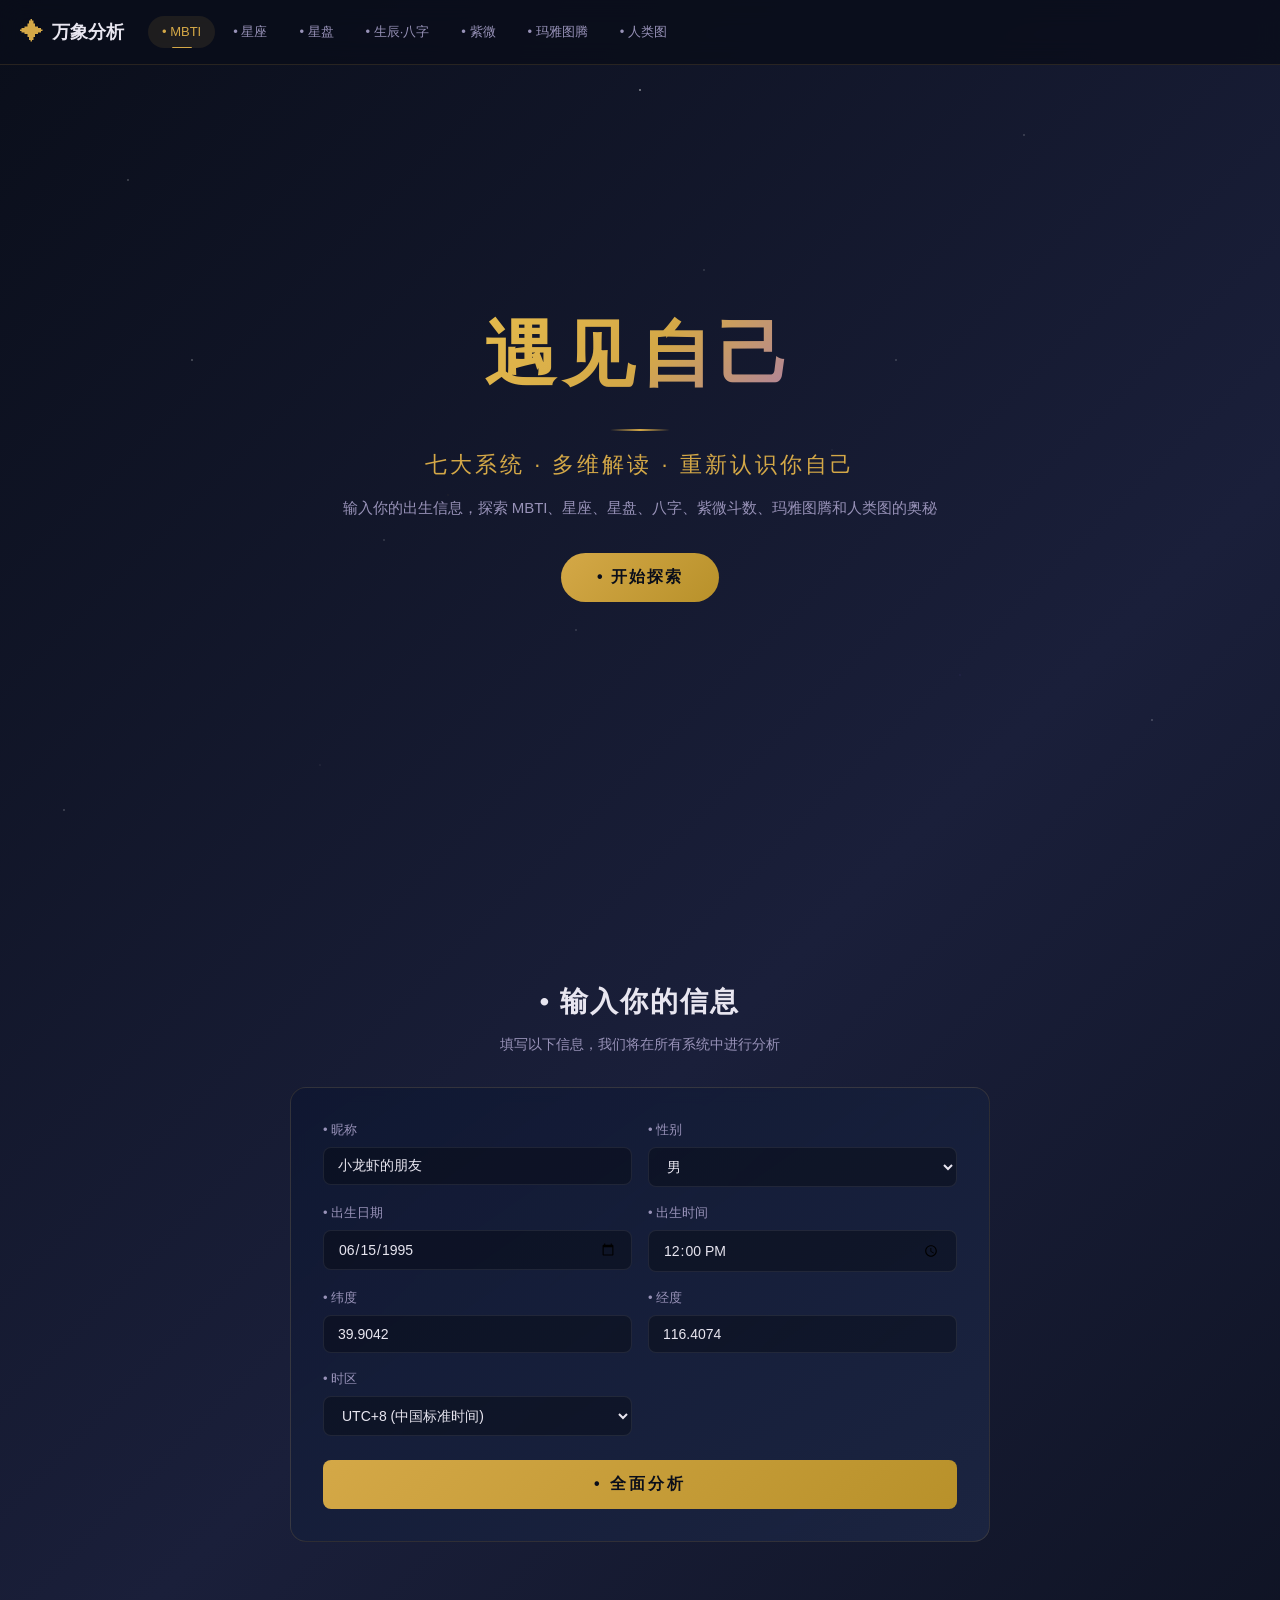
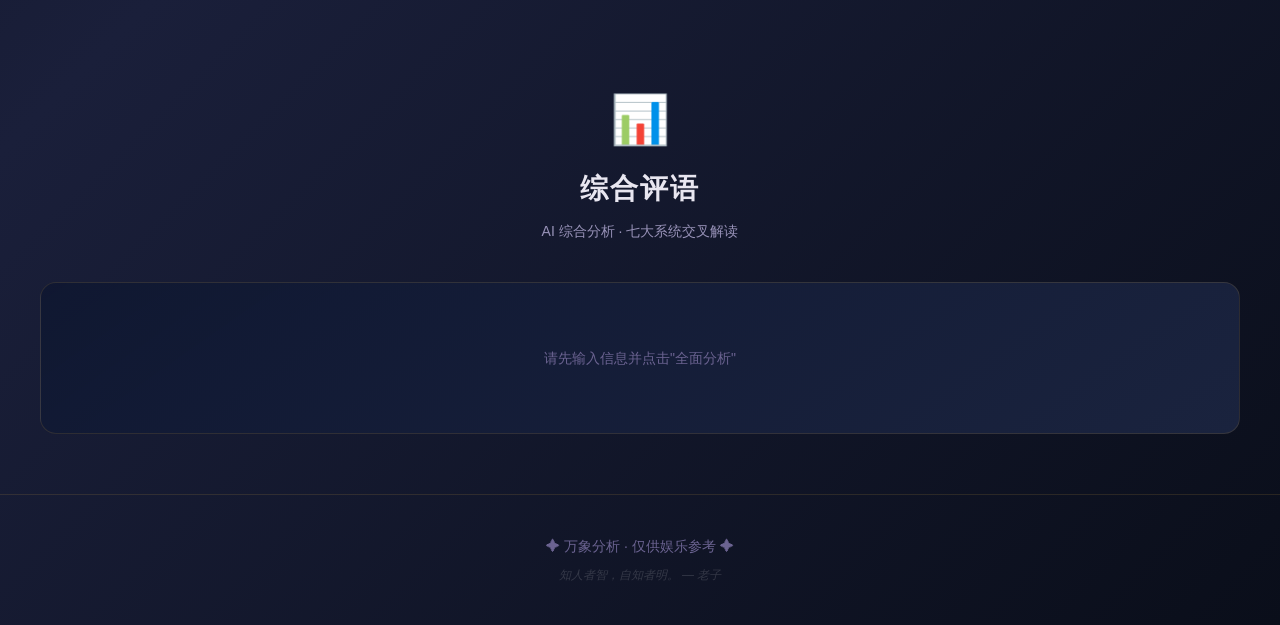
<file: analysis-full.html>
<!DOCTYPE html>
<html lang="zh-CN">
<head>
  <meta charset="UTF-8">
  <meta name="viewport" content="width=device-width, initial-scale=1.0">
  <title>万象分析 · 全维人生解读系统</title>
  <style>
/* ======================================
   万象分析 · Life Discovery Hub
   星际主题 · CSS
   ====================================== */

/* ----- 基础重置 & 变量 ----- */
:root {
  --bg-deep: #0a0e1a;
  --bg-card: rgba(15, 23, 49, 0.85);
  --bg-card-hover: rgba(20, 30, 60, 0.95);
  --text-primary: #e8e6f0;
  --text-secondary: #9892b8;
  --text-muted: #6b6391;
  --accent-gold: #d4a847;
  --accent-gold-glow: #f0c850;
  --accent-blue: #4a7cf7;
  --accent-purple: #8b5cf6;
  --accent-teal: #06d6a0;
  --accent-pink: #ef476f;
  --gradient-main: linear-gradient(135deg, #0a0e1a 0%, #1a1f3a 50%, #0a0e1a 100%);
  --gradient-card: linear-gradient(145deg, rgba(15,23,49,0.9), rgba(30,40,70,0.8));
  --glass-border: 1px solid rgba(212,168,71,0.15);
  --glass-shadow: 0 8px 32px rgba(0,0,0,0.4);
  --radius: 16px;
  --radius-sm: 8px;
  --transition: all 0.3s ease;
}
* { margin: 0; padding: 0; box-sizing: border-box; }
html { scroll-behavior: smooth; }
body {
  font-family: 'Noto Sans SC', sans-serif;
  background: var(--gradient-main);
  color: var(--text-primary);
  min-height: 100vh;
  line-height: 1.6;
  overflow-x: hidden;
}
h1,h2,h3,h4 { font-family: 'Noto Serif SC', serif; }
a { color: var(--accent-gold); text-decoration: none; transition: var(--transition); }
a:hover { color: var(--accent-gold-glow); }

/* ----- 星空背景 ----- */
#stars-bg {
  position: fixed; top: 0; left: 0; width: 100%; height: 100%;
  background-image:
    radial-gradient(1px 1px at 10% 20%, rgba(255,255,255,0.6), transparent),
    radial-gradient(1px 1px at 30% 60%, rgba(255,255,255,0.4), transparent),
    radial-gradient(1.5px 1.5px at 50% 10%, rgba(255,255,255,0.7), transparent),
    radial-gradient(1px 1px at 70% 40%, rgba(255,255,255,0.5), transparent),
    radial-gradient(1px 1px at 90% 80%, rgba(255,255,255,0.6), transparent),
    radial-gradient(1.5px 1.5px at 5% 90%, rgba(255,255,255,0.3), transparent),
    radial-gradient(1px 1px at 45% 70%, rgba(255,255,255,0.4), transparent),
    radial-gradient(1px 1px at 80% 15%, rgba(255,255,255,0.5), transparent),
    radial-gradient(0.8px 0.8px at 25% 85%, rgba(255,255,255,0.4), transparent),
    radial-gradient(0.8px 0.8px at 65% 50%, rgba(255,255,255,0.3), transparent),
    radial-gradient(1.2px 1.2px at 15% 40%, rgba(255,255,255,0.5), transparent),
    radial-gradient(1px 1px at 55% 30%, rgba(255,255,255,0.4), transparent),
    radial-gradient(0.8px 0.8px at 35% 55%, rgba(212,168,71,0.3), transparent),
    radial-gradient(1px 1px at 75% 75%, rgba(138,92,246,0.2), transparent),
    radial-gradient(1.5px 1.5px at 95% 5%, rgba(74,124,247,0.3), transparent);
  pointer-events: none; z-index: 0;
}

/* ----- 头部导航 ----- */
#header {
  position: fixed; top: 0; left: 0; right: 0; z-index: 1000;
  background: rgba(10,14,26,0.85);
  backdrop-filter: blur(12px);
  border-bottom: var(--glass-border);
  transition: var(--transition);
}
.header-inner {
  max-width: 1400px; margin: 0 auto; padding: 0 20px;
  display: flex; align-items: center; height: 64px;
  gap: 24px;
}
.logo { display: flex; align-items: center; gap: 8px; flex-shrink: 0; }
.logo-icon { font-size: 24px; color: var(--accent-gold); }
.logo-text { font-family: 'Noto Serif SC', serif; font-size: 18px; font-weight: 700; }
.logo-sub { font-size: 11px; color: var(--text-muted); display: none; }
#main-nav { display: flex; gap: 4px; overflow-x: auto; flex: 1; scrollbar-width: none; }
#main-nav::-webkit-scrollbar { display: none; }
.nav-link {
  padding: 6px 14px; border-radius: 20px; font-size: 13px; font-weight: 500;
  white-space: nowrap; color: var(--text-secondary); transition: var(--transition); position: relative;
}
.nav-link i { margin-right: 4px; font-size: 12px; }
.nav-link:hover, .nav-link.active {
  color: var(--accent-gold); background: rgba(212,168,71,0.1);
}
.nav-link.active::after {
  content: ''; position: absolute; bottom: -1px; left: 50%; transform: translateX(-50%);
  width: 20px; height: 2px; background: var(--accent-gold); border-radius: 2px;
}
#menu-toggle { display: none; background: none; border: none; color: var(--text-primary); font-size: 20px; cursor: pointer; }

/* ----- 通用区块 ----- */
.section {
  padding: 80px 20px 60px; position: relative; z-index: 1;
}
.section-inner {
  max-width: 1200px; margin: 0 auto;
}
.section-title {
  font-size: 28px; text-align: center; margin-bottom: 8px;
  color: var(--text-primary); letter-spacing: 2px;
}
.section-title i { color: var(--accent-gold); margin-right: 8px; }
.section-desc {
  text-align: center; color: var(--text-secondary); font-size: 14px; margin-bottom: 32px;
}
.system-header { text-align: center; margin-bottom: 40px; }
.system-icon { font-size: 48px; display: block; margin-bottom: 8px; }

/* ----- 英雄区 ----- */
#hero {
  min-height: 100vh; display: flex; align-items: center; justify-content: center;
  position: relative; z-index: 1; padding: 80px 20px;
}
.hero-content { text-align: center; max-width: 700px; }
.hero-title {
  font-size: clamp(36px, 8vw, 72px); font-weight: 900; letter-spacing: 6px;
  background: linear-gradient(135deg, #f0c850, #d4a847, #8b5cf6);
  -webkit-background-clip: text; -webkit-text-fill-color: transparent;
  background-clip: text; margin-bottom: 16px; position: relative;
}
.hero-title::after {
  content: ''; display: block; width: 60px; height: 2px;
  background: linear-gradient(90deg, transparent, var(--accent-gold), transparent);
  margin: 16px auto; border-radius: 2px;
}
.hero-subtitle { font-size: clamp(16px, 2.5vw, 22px); color: var(--accent-gold); margin-bottom: 12px; letter-spacing: 3px; }
.hero-desc { color: var(--text-secondary); font-size: 15px; margin-bottom: 32px; line-height: 1.8; }
.btn-hero {
  display: inline-flex; align-items: center; gap: 8px;
  padding: 14px 36px; border-radius: 50px;
  background: linear-gradient(135deg, var(--accent-gold), #b8912a);
  color: #0a0e1a; font-weight: 700; font-size: 16px; border: none; cursor: pointer;
  transition: var(--transition); letter-spacing: 2px;
}
.btn-hero:hover { transform: translateY(-2px); box-shadow: 0 8px 24px rgba(212,168,71,0.4); }

/* ----- 表单 ----- */
.master-form {
  background: var(--gradient-card); backdrop-filter: blur(8px);
  border: var(--glass-border); border-radius: var(--radius);
  padding: 32px; max-width: 700px; margin: 0 auto;
}
.form-row { display: grid; grid-template-columns: 1fr 1fr; gap: 16px; margin-bottom: 16px; }
.form-group { display: flex; flex-direction: column; gap: 6px; }
.form-group label { font-size: 13px; color: var(--text-secondary); font-weight: 500; }
.form-group label i { width: 18px; color: var(--accent-gold); }
.form-group input, .form-group select {
  padding: 10px 14px; border-radius: var(--radius-sm);
  background: rgba(0,0,0,0.3); border: 1px solid rgba(255,255,255,0.08);
  color: var(--text-primary); font-size: 14px; font-family: inherit;
  transition: var(--transition);
}
.form-group input:focus, .form-group select:focus {
  outline: none; border-color: var(--accent-gold); box-shadow: 0 0 12px rgba(212,168,71,0.15);
}
.form-group input::placeholder { color: var(--text-muted); }
.btn-submit {
  width: 100%; padding: 14px; margin-top: 8px;
  background: linear-gradient(135deg, var(--accent-gold), #b8912a);
  color: #0a0e1a; font-weight: 700; font-size: 16px; letter-spacing: 3px;
  border: none; border-radius: var(--radius-sm); cursor: pointer;
  transition: var(--transition);
}
.btn-submit:hover { transform: translateY(-2px); box-shadow: 0 8px 24px rgba(212,168,71,0.3); }

/* ----- 系统区块通用 ----- */
.system-section { display: none; }
.system-section.active { display: block; animation: fadeIn 0.6s ease; }
@keyframes fadeIn { from { opacity: 0; transform: translateY(20px); } to { opacity: 1; transform: translateY(0); } }

/* ----- 结果卡片 ----- */
.result-grid, .result-container {
  display: grid; gap: 16px;
}
.result-grid.auto { grid-template-columns: repeat(auto-fit, minmax(280px, 1fr)); }
.result-card {
  background: var(--gradient-card); border: var(--glass-border); border-radius: var(--radius);
  padding: 24px; transition: var(--transition);
}
.result-card:hover { background: var(--bg-card-hover); transform: translateY(-2px); }
.result-card .card-title {
  font-size: 16px; color: var(--accent-gold); margin-bottom: 12px; display: flex; align-items: center; gap: 8px;
}
.result-card .card-value { font-size: 22px; font-weight: 700; margin-bottom: 8px; }
.result-card .card-desc { color: var(--text-secondary); font-size: 13px; line-height: 1.7; }
.result-card .card-tag {
  display: inline-block; padding: 2px 10px; border-radius: 12px; font-size: 12px;
  background: rgba(212,168,71,0.15); color: var(--accent-gold); margin-top: 8px;
}
.placeholder-text { color: var(--text-muted); text-align: center; padding: 40px; font-size: 14px; }

/* ----- MBTI 测试界面 ----- */
.test-container {
  max-width: 600px; margin: 0 auto;
}
.progress-bar {
  display: flex; align-items: center; gap: 12px; margin-bottom: 24px;
}
.progress-fill {
  flex: 1; height: 6px; background: rgba(255,255,255,0.08); border-radius: 3px;
  position: relative; overflow: hidden;
}
.progress-fill::after {
  content: ''; position: absolute; top: 0; left: 0; height: 100%;
  width: 0%; background: linear-gradient(90deg, var(--accent-gold), var(--accent-purple));
  border-radius: 3px; transition: width 0.4s ease;
}
.progress-text { font-size: 13px; color: var(--text-muted); white-space: nowrap; width: 40px; text-align: right; }
.question-card {
  background: var(--gradient-card); border: var(--glass-border); border-radius: var(--radius);
  padding: 32px; text-align: center;
}
.question-text { font-size: 18px; line-height: 1.7; margin-bottom: 24px; }
.question-options { display: flex; justify-content: center; gap: 12px; flex-wrap: wrap; }
.opt-btn {
  padding: 10px 24px; border-radius: 50px; border: 1px solid rgba(255,255,255,0.1);
  background: rgba(0,0,0,0.2); color: var(--text-primary); font-size: 14px; cursor: pointer;
  transition: var(--transition); font-family: inherit;
}
.opt-btn i { margin-right: 6px; }
.opt-btn:hover { transform: translateY(-2px); }
.opt-btn.agree:hover { border-color: var(--accent-teal); color: var(--accent-teal); }
.opt-btn.neutral:hover { border-color: var(--accent-blue); color: var(--accent-blue); }
.opt-btn.disagree:hover { border-color: var(--accent-pink); color: var(--accent-pink); }

/* ----- 紫微斗数盘 ----- */
.ziwei-grid {
  display: grid; grid-template-columns: repeat(4, 1fr); gap: 2px;
  max-width: 600px; margin: 0 auto 24px; border: 1px solid rgba(212,168,71,0.2); border-radius: 8px; overflow: hidden;
}
.ziwei-cell {
  background: rgba(0,0,0,0.3); padding: 10px 8px; min-height: 100px;
  border: 1px solid rgba(255,255,255,0.05); font-size: 12px; line-height: 1.5;
}
.ziwei-cell .palace-name { color: var(--accent-gold); font-weight: 700; display: block; margin-bottom: 4px; }
.ziwei-cell .star-name { color: var(--accent-teal); display: block; }

/* ----- 人类图 BodyGraph Canvas 容器 ----- */
#bodygraph-canvas {
  max-width: 100%; display: block; margin: 0 auto;
  border-radius: var(--radius); background: rgba(0,0,0,0.2);
}

/* ----- 星盘 Canvas 容器 ----- */
#chart-canvas { max-width: 100%; display: block; margin: 0 auto; border-radius: var(--radius); }

/* ----- 页脚 ----- */
#footer {
  text-align: center; padding: 40px 20px; border-top: var(--glass-border);
  color: var(--text-muted); font-size: 14px; position: relative; z-index: 1;
}
#footer .footer-small { font-size: 12px; margin-top: 8px; color: rgba(255,255,255,0.15); font-style: italic; }

/* ----- 响应式 ----- */
@media (max-width: 900px) {
  .form-row { grid-template-columns: 1fr; }
  #main-nav { position: fixed; top: 64px; left: 0; right: 0; background: rgba(10,14,26,0.98); padding: 12px 20px; flex-wrap: wrap; display: none; }
  #main-nav.open { display: flex; }
  #menu-toggle { display: block; }
}
@media (max-width: 600px) {
  .section-title { font-size: 22px; }
  .ziwei-grid { grid-template-columns: repeat(2, 1fr); }
  .master-form { padding: 20px; }
}


/* emoji fallback icons (替换 Font Awesome) */
.emoji-star:before { content: '⭐'; }
.emoji-home:before { content: '🏠'; }
.emoji-sun:before { content: '☀️'; }
.emoji-moon:before { content: '🌙'; }
.emoji-brain:before { content: '🧠'; }
.emoji-bolt:before { content: '⚡'; }
.emoji-route:before { content: '🛤️'; }
.emoji-compass:before { content: '🧭'; }
.emoji-tag:before { content: '🏷️'; }
.emoji-book:before { content: '📖'; }
.emoji-wave:before { content: '〰️'; }
.emoji-music:before { content: '🎵'; }
.emoji-question:before { content: '❓'; }
.emoji-dragon:before { content: '🐉'; }
.emoji-cube:before { content: '📦'; }
.emoji-tags:before { content: '🏷️'; }
.emoji-scale:before { content: '⚖️'; }
.emoji-up:before { content: '⬆️'; }
.emoji-heartbeat:before { content: '💓'; }
.emoji-eye:before { content: '👁️'; }
.emoji-case:before { content: '💼'; }
.emoji-heart:before { content: '❤️'; }
.emoji-bulb:before { content: '💡'; }
.emoji-warn:before { content: '⚠️'; }
.emoji-check:before { content: '✅'; }
.emoji-cross:before { content: '❌'; }
.emoji-minus:before { content: '➖'; }
.emoji-user:before { content: '👤'; }
.emoji-edit:before { content: '✏️'; }
.emoji-cal:before { content: '📅'; }
.emoji-clock:before { content: '🕐'; }
.emoji-pin:before { content: '📍'; }
.emoji-magic:before { content: '✨'; }
.emoji-gender:before { content: '⚤'; }
.emoji-globe:before { content: '🌏'; }
.emoji-down:before { content: '⬇️'; }

</style>
  <!-- Font Awesome -->
  
  <!-- 中文优雅字体 -->
  
  
</head>
<body>
  <!-- ===== 星空粒子背景 ===== -->
  <div id="stars-bg"></div>

  <!-- ===== 顶部导航 ===== -->
  <header id="header">
    <div class="header-inner">
      <div class="logo">
        <span class="logo-icon">✦</span>
        <span class="logo-text">万象分析</span>
        <span class="logo-sub">Life Discovery Hub</span>
      </div>
      <nav id="main-nav">
        <a href="#mbti" class="nav-link active" data-system="mbti">• MBTI</a>
        <a href="#zodiac" class="nav-link" data-system="zodiac">• 星座</a>
        <a href="#astrology" class="nav-link" data-system="astrology">• 星盘</a>
        <a href="#bazi" class="nav-link" data-system="bazi">• 生辰·八字</a>
        <a href="#ziwei" class="nav-link" data-system="ziwei">• 紫微</a>
        <a href="#mayan" class="nav-link" data-system="mayan">• 玛雅图腾</a>
        <a href="#humandesign" class="nav-link" data-system="humandesign">• 人类图</a>
      </nav>
      <button id="menu-toggle" aria-label="菜单">•</button>
    </div>
  </header>

  <!-- ===== 英雄区 ===== -->
  <section id="hero">
    <div class="hero-bg"></div>
    <div class="hero-content">
      <h1 class="hero-title">遇见自己</h1>
      <p class="hero-subtitle">七大系统 · 多维解读 · 重新认识你自己</p>
      <p class="hero-desc">输入你的出生信息，探索 MBTI、星座、星盘、八字、紫微斗数、玛雅图腾和人类图的奥秘</p>
      <button id="scroll-to-form" class="btn-hero">
        • 开始探索
      </button>
    </div>
  </section>

  <!-- ===== 统一输入表单 ===== -->
  <section id="form-section" class="section">
    <div class="section-inner">
      <h2 class="section-title">• 输入你的信息</h2>
      <p class="section-desc">填写以下信息，我们将在所有系统中进行分析</p>
      <form id="master-form" class="master-form">
        <div class="form-row">
          <div class="form-group">
            <label for="user-name">• 昵称</label>
            <input type="text" id="user-name" placeholder="你的名字或昵称" value="小龙虾的朋友" required>
          </div>
          <div class="form-group">
            <label for="user-gender">• 性别</label>
            <select id="user-gender">
              <option value="male">男</option>
              <option value="female">女</option>
              <option value="other">其他</option>
            </select>
          </div>
        </div>
        <div class="form-row">
          <div class="form-group">
            <label for="user-birthdate">• 出生日期</label>
            <input type="date" id="user-birthdate" value="1995-06-15">
          </div>
          <div class="form-group">
            <label for="user-birthtime">• 出生时间</label>
            <input type="time" id="user-birthtime" value="12:00">
          </div>
        </div>
        <div class="form-row">
          <div class="form-group">
            <label for="user-lat">• 纬度</label>
            <input type="number" id="user-lat" placeholder="如: 39.9042" step="0.0001" value="39.9042">
          </div>
          <div class="form-group">
            <label for="user-lng">• 经度</label>
            <input type="number" id="user-lng" placeholder="如: 116.4074" step="0.0001" value="116.4074">
          </div>
          <div class="form-group">
            <label for="user-timezone">• 时区</label>
            <select id="user-timezone">
              <option value="8">UTC+8 (中国标准时间)</option>
              <option value="9">UTC+9</option>
              <option value="7">UTC+7</option>
              <option value="0">UTC+0</option>
              <option value="-5">UTC-5</option>
              <option value="-8">UTC-8</option>
            </select>
          </div>
        </div>
        <button type="submit" class="btn-submit">
          • 全面分析
        </button>
      </form>
    </div>
  </section>

  <!-- ===== MBTI 系统 ===== -->
  <section id="mbti" class="section system-section" data-system="mbti">
    <div class="section-inner">
      <div class="system-header">
        <span class="system-icon">🧠</span>
        <h2 class="section-title">MBTI 人格类型</h2>
        <p class="section-desc">Myers-Briggs Type Indicator · 16种人格类型深度分析</p>
      </div>
      <div id="mbti-test" class="test-container">
        <div id="mbti-progress" class="progress-bar">
          <div class="progress-fill"></div>
          <span class="progress-text">0/20</span>
        </div>
        <div id="mbti-question" class="question-card">
          <p class="question-text">加载中...</p>
          <div class="question-options">
            <button class="opt-btn agree" data-value="1">• 是</button>
            <button class="opt-btn neutral" data-value="0">• 中立</button>
            <button class="opt-btn disagree" data-value="-1">• 否</button>
          </div>
        </div>
        <div id="mbti-result" class="result-container" style="display:none">
          <!-- result filled by JS -->
        </div>
      </div>
    </div>
  </section>

  <!-- ===== 星座系统 ===== -->
  <section id="zodiac" class="section system-section" data-system="zodiac">
    <div class="section-inner">
      <div class="system-header">
        <span class="system-icon">♈</span>
        <h2 class="section-title">星座分析</h2>
        <p class="section-desc">西方星座 · 太阳星座 · 上升星座 · 月亮星座</p>
      </div>
      <div id="zodiac-result" class="result-grid"></div>
    </div>
  </section>

  <!-- ===== 星盘系统 ===== -->
  <section id="astrology" class="section system-section" data-system="astrology">
    <div class="section-inner">
      <div class="system-header">
        <span class="system-icon">🌞</span>
        <h2 class="section-title">星盘解读</h2>
        <p class="section-desc">出生星盘 · 行星位置 · 宫位系统 · 相位分析</p>
      </div>
      <div id="astrology-result">
        <canvas id="chart-canvas"></canvas>
        <div id="chart-data" class="result-grid"></div>
      </div>
    </div>
  </section>

  <!-- ===== 生辰·八字系统 ===== -->
  <section id="bazi" class="section system-section" data-system="bazi">
    <div class="section-inner">
      <div class="system-header">
        <span class="system-icon">☯</span>
        <h2 class="section-title">生辰 · 八字</h2>
        <p class="section-desc">中国传统命理学 · 四柱八字 · 五行分析</p>
      </div>
      <div id="bazi-result" class="result-container"></div>
    </div>
  </section>

  <!-- ===== 紫微斗数系统 ===== -->
  <section id="ziwei" class="section system-section" data-system="ziwei">
    <div class="section-inner">
      <div class="system-header">
        <span class="system-icon">⭐</span>
        <h2 class="section-title">紫微斗数</h2>
        <p class="section-desc">紫微斗数 · 命盘十二宫 · 主星辅星 · 四化飞星</p>
      </div>
      <div id="ziwei-result" class="result-container">
        <div id="ziwei-chart" class="ziwei-grid"></div>
        <div id="ziwei-analysis" class="result-grid"></div>
      </div>
    </div>
  </section>

  <!-- ===== 玛雅图腾系统 ===== -->
  <section id="mayan" class="section system-section" data-system="mayan">
    <div class="section-inner">
      <div class="system-header">
        <span class="system-icon">🌙</span>
        <h2 class="section-title">玛雅图腾</h2>
        <p class="section-desc">卓尔金历 · 20图腾 · 13银河音阶 · 内在神殿</p>
      </div>
      <div id="mayan-result" class="result-container"></div>
    </div>
  </section>

  <!-- ===== 人类图系统 ===== -->
  <section id="humandesign" class="section system-section" data-system="humandesign">
    <div class="section-inner">
      <div class="system-header">
        <span class="system-icon">🧬</span>
        <h2 class="section-title">人类图</h2>
        <p class="section-desc">Human Design · 能量类型 · 人生策略 · 内在权威 · 轮回交叉</p>
      </div>
      <div id="humandesign-result" class="result-container">
        <canvas id="bodygraph-canvas" width="600" height="700"></canvas>
        <div id="humandesign-analysis" class="result-grid"></div>
      </div>
    </div>
  </section>

  <!-- ===== 综合报告 ===== -->
  <section id="summary" class="section">
    <div class="section-inner">
      <div class="system-header">
        <span class="system-icon">📊</span>
        <h2 class="section-title">综合评语</h2>
        <p class="section-desc">AI 综合分析 · 七大系统交叉解读</p>
      </div>
      <div id="summary-result" class="result-card">
        <p class="placeholder-text">请先输入信息并点击"全面分析"</p>
      </div>
    </div>
  </section>

  <!-- ===== 页脚 ===== -->
  <footer id="footer">
    <p>✦ 万象分析 · 仅供娱乐参考 ✦</p>
    <p class="footer-small">知人者智，自知者明。 — 老子</p>
  </footer>

  <!-- Scripts — 用 try-catch 包装，单个文件报错不影响整体 -->
  
  
  
  
  
  
  
  
  
  <!-- app.js 最后加载，做好防护 -->
  
<script>
// ===== js/systems/astronomy.js =====
/* ======================================
   天文学辅助库 · Astronomy Utils
   用于星盘、八字等系统的历法计算
   ====================================== */

const Astronomy = {
  // 儒略日计算
  julianDay: function(year, month, day, hour=12) {
    if (month <= 2) { year--; month += 12; }
    const A = Math.floor(year / 100);
    const B = 2 - A + Math.floor(A / 4);
    const JD = Math.floor(365.25 * (year + 4716)) + Math.floor(30.6001 * (month + 1))
             + day + hour/24 + B - 1524.5;
    return JD;
  },

  // 计算太阳黄经（简化版）
  solarLongitude: function(jd) {
    const T = (jd - 2451545.0) / 36525;
    const L0 = 280.46646 + 36000.76983 * T + 0.0003032 * T * T;
    const M = 357.52911 + 35999.05029 * T - 0.0001537 * T * T;
    const C = (1.914602 - 0.004817 * T - 0.000014 * T * T) * Math.sin(M * Math.PI / 180)
            + (0.019993 - 0.000101 * T) * Math.sin(2 * M * Math.PI / 180)
            + 0.000289 * Math.sin(3 * M * Math.PI / 180);
    let lambda = L0 + C;
    return ((lambda % 360) + 360) % 360;
  },

  // 确定节气（简化版，返回节气索引 0-23）
  solarTerm: function(year, month, day) {
    const terms = [
      '立春','雨水','惊蛰','春分','清明','谷雨',
      '立夏','小满','芒种','夏至','小暑','大暑',
      '立秋','处暑','白露','秋分','寒露','霜降',
      '立冬','小雪','大雪','冬至','小寒','大寒'
    ];
    const jd = this.julianDay(year, month, day);
    const sl = this.solarLongitude(jd);
    const idx = Math.floor(sl / 15);
    return { index: idx % 24, name: terms[idx % 24], longitude: sl };
  },

  // 获取中国年份干支（天干地支）
  chineseYearGanzhi: function(year) {
    const tiangan = ['甲','乙','丙','丁','戊','己','庚','辛','壬','癸'];
    const dizhi   = ['子','丑','寅','卯','辰','巳','午','未','申','酉','戌','亥'];
    return {
      gan: tiangan[(year - 4) % 10],
      zhi: dizhi[(year - 4) % 12],
      full: tiangan[(year - 4) % 10] + dizhi[(year - 4) % 12]
    };
  },

  // 月柱计算（基于年干 + 月份）
  monthGanzhi: function(yearGan, monthNum) {
    const tiangan = ['甲','乙','丙','丁','戊','己','庚','辛','壬','癸'];
    const dizhi   = ['寅','卯','辰','巳','午','未','申','酉','戌','亥','子','丑'];
    // 年干 -> 月干起始
    const ganStart = [2, 4, 6, 8, 0]; // 甲乙丙丁戊
    const startIdx = ganStart[yearGan % 5];
    const ganIdx = (startIdx + monthNum - 1) % 10;
    return { gan: tiangan[ganIdx], zhi: dizhi[monthNum - 1], full: tiangan[ganIdx] + dizhi[monthNum - 1] };
  },

  // 日柱计算（基于儒略日）
  dayGanzhi: function(jd) {
    const tiangan = ['甲','乙','丙','丁','戊','己','庚','辛','壬','癸'];
    const dizhi   = ['子','丑','寅','卯','辰','巳','午','未','申','酉','戌','亥'];
    const ganIdx = ((Math.floor(jd + 0.5) + 49) % 60) % 10;
    const zhiIdx = ((Math.floor(jd + 0.5) + 49) % 60) % 12;
    return { gan: tiangan[ganIdx], zhi: dizhi[zhiIdx], full: tiangan[ganIdx] + dizhi[zhiIdx] };
  },

  // 时柱计算（基于日干 + 时辰）
  hourGanzhi: function(dayGan, hour) {
    const tiangan = ['甲','乙','丙','丁','戊','己','庚','辛','壬','癸'];
    const dizhi   = ['子','丑','寅','卯','辰','巳','午','未','申','酉','戌','亥'];
    const hourIdx = Math.floor((hour + 1) / 2) % 12; // 23-1=子, 1-3=丑...
    const startGan = (dayGan % 5) * 2;
    const ganIdx = (startGan + hourIdx) % 10;
    return { gan: tiangan[ganIdx], zhi: dizhi[hourIdx], full: tiangan[ganIdx] + dizhi[hourIdx] };
  },

  // 八字（四柱）
  bazi: function(year, month, day, hour, timezone=8) {
    const utcHour = hour - timezone;
    const adjustedJD = this.julianDay(year, month, day, utcHour);
    
    const yearGanZhi = this.chineseYearGanzhi(year);
    const yearGanIndex = ['甲','乙','丙','丁','戊','己','庚','辛','壬','癸'].indexOf(yearGanZhi.gan);
    
    // 农历月份近似（基于节气）
    const term = this.solarTerm(year, month, day);
    let lunarMonth = Math.floor(term.index / 2) + 1;
    if (lunarMonth > 12) lunarMonth -= 12;
    // 如果是立春之前，年柱仍用上一年
    let actualYear = year;
    let actualYearGZ = yearGanZhi;
    if (term.index < 1) { // 立春(索引0)之前
      actualYear = year - 1;
      actualYearGZ = this.chineseYearGanzhi(actualYear);
    }
    
    const monthGZ = this.monthGanzhi(
      ['甲','乙','丙','丁','戊','己','庚','辛','壬','癸'].indexOf(actualYearGZ.gan),
      lunarMonth
    );
    const dayGZ = this.dayGanzhi(adjustedJD);
    const hourGZ = this.hourGanzhi(
      ['甲','乙','丙','丁','戊','己','庚','辛','壬','癸'].indexOf(dayGZ.gan),
      hour
    );
    
    return { year: actualYearGZ, month: monthGZ, day: dayGZ, hour: hourGZ };
  },

  // 生肖
  chineseZodiac: function(year) {
    const animals = ['鼠','牛','虎','兔','龙','蛇','马','羊','猴','鸡','狗','猪'];
    const elements = ['金','水','木','火','土'];
    const idx = (year - 4) % 12;
    const elemIdx = Math.floor(((year - 4) % 10) / 2);
    return { animal: animals[idx], element: elements[elemIdx] };
  },

  // 西方星座
  westernZodiac: function(month, day) {
    const signs = [
      { name:'摩羯座', symbol:'♑', date:'12/22-1/19', element:'土', quality:'开创', ruler:'土星' },
      { name:'水瓶座', symbol:'♒', date:'1/20-2/18', element:'风', quality:'固定', ruler:'天王星' },
      { name:'双鱼座', symbol:'♓', date:'2/19-3/20', element:'水', quality:'变动', ruler:'海王星' },
      { name:'白羊座', symbol:'♈', date:'3/21-4/19', element:'火', quality:'开创', ruler:'火星' },
      { name:'金牛座', symbol:'♉', date:'4/20-5/20', element:'土', quality:'固定', ruler:'金星' },
      { name:'双子座', symbol:'♊', date:'5/21-6/20', element:'风', quality:'变动', ruler:'水星' },
      { name:'巨蟹座', symbol:'♋', date:'6/21-7/22', element:'水', quality:'开创', ruler:'月亮' },
      { name:'狮子座', symbol:'♌', date:'7/23-8/22', element:'火', quality:'固定', ruler:'太阳' },
      { name:'处女座', symbol:'♍', date:'8/23-9/22', element:'土', quality:'变动', ruler:'水星' },
      { name:'天秤座', symbol:'♎', date:'9/23-10/22', element:'风', quality:'开创', ruler:'金星' },
      { name:'天蝎座', symbol:'♏', date:'10/23-11/21', element:'水', quality:'固定', ruler:'冥王星' },
      { name:'射手座', symbol:'♐', date:'11/22-12/21', element:'火', quality:'变动', ruler:'木星' }
    ];
    const cutoff = [20, 19, 21, 20, 21, 21, 23, 23, 23, 23, 22, 22];
    // 当天数 < 该月界限日 → 沿用上月星座；否则进入本月星座
    const idx = (day < cutoff[month-1]) ? month - 1 : month % 12;
    return signs[idx];
  },

  // 行星近似位置（简化版，用于星盘）
  planetPositions: function(jd) {
    const T = (jd - 2451545.0) / 36525;
    // 简化版行星黄经
    const planets = [
      { name:'太阳', symbol:'☉', degree: ((280.46646 + 36000.76983*T) % 360 + 360) % 360 },
      { name:'月亮', symbol:'☽', degree: ((218.3165 + 481267.8813*T) % 360 + 360) % 360 },
      { name:'水星', symbol:'☿', degree: ((252.2509 + 538101.6286*T) % 360 + 360) % 360 },
      { name:'金星', symbol:'♀', degree: ((181.9798 + 58517.8157*T) % 360 + 360) % 360 },
      { name:'火星', symbol:'♂', degree: ((355.4530 + 19140.3027*T) % 360 + 360) % 360 },
      { name:'木星', symbol:'♃', degree: ((34.3515 + 3034.9057*T) % 360 + 360) % 360 },
      { name:'土星', symbol:'♄', degree: ((50.0774 + 1222.1138*T) % 360 + 360) % 360 },
      { name:'天王星', symbol:'♅', degree: ((314.0550 + 428.4668*T) % 360 + 360) % 360 },
      { name:'海王星', symbol:'♆', degree: ((304.3486 + 218.4864*T) % 360 + 360) % 360 },
      { name:'冥王星', symbol:'♇', degree: ((238.9293 + 145.2078*T) % 360 + 360) % 360 }
    ];
    
    // 计算星座位置
    const zodiacSigns = ['白羊','金牛','双子','巨蟹','狮子','处女','天秤','天蝎','射手','摩羯','水瓶','双鱼'];
    return planets.map(p => {
      const deg = p.degree % 360;
      const signIdx = Math.floor(deg / 30);
      const posInSign = deg % 30;
      return {
        ...p,
        degree: deg.toFixed(2),
        sign: zodiacSigns[signIdx],
        position: `${zodiacSigns[signIdx]} ${posInSign.toFixed(1)}°`
      };
    });
  },

  // 玛雅卓尔金历
  mayanTzolkin: function(jd) {
    const offset = 584282; // 与卓尔金历的差
    const tzolkinDay = Math.floor(jd - offset) % 260;
    if (tzolkinDay < 0) tzolkinDay += 260;
    
    const tones = [
      { num: 1, name: '磁性的', action: '吸引', power: '合一' },
      { num: 2, name: '月亮的', action: '挑战', power: '极性' },
      { num: 3, name: '电力的', action: '服务', power: '连结' },
      { num: 4, name: '自我存在的', action: '定义', power: '形式' },
      { num: 5, name: '超频的', action: '放射', power: '显化' },
      { num: 6, name: '韵律的', action: '组织', power: '平等' },
      { num: 7, name: '共振的', action: '启发', power: '通道' },
      { num: 8, name: '银河的', action: '整合', power: '和谐' },
      { num: 9, name: '太阳的', action: '意图', power: '脉动' },
      { num: 10, name: '行星的', action: '显化', power: '完美' },
      { num: 11, name: '光谱的', action: '解放', power: '消解' },
      { num: 12, name: '水晶的', action: '奉献', power: '普世' },
      { num: 13, name: '宇宙的', action: '超越', power: '存在' }
    ];
    
    const glyphs = [
      { num: 1, name:'红龙', keyword:'诞生', color:'红' },
      { num: 2, name:'白风', keyword:'沟通', color:'白' },
      { num: 3, name:'蓝夜', keyword:'梦境', color:'蓝' },
      { num: 4, name:'黄种子', keyword:'开花', color:'黄' },
      { num: 5, name:'红蛇', keyword:'生存', color:'红' },
      { num: 6, name:'白世界桥', keyword:'死亡', color:'白' },
      { num: 7, name:'蓝手', keyword:'疗愈', color:'蓝' },
      { num: 8, name:'黄星星', keyword:'优雅', color:'黄' },
      { num: 9, name:'红月', keyword:'净化', color:'红' },
      { num: 10, name:'白狗', keyword:'忠诚', color:'白' },
      { num: 11, name:'蓝猴', keyword:'魔法', color:'蓝' },
      { num: 12, name:'黄人', keyword:'自由意志', color:'黄' },
      { num: 13, name:'红天行者', keyword:'探索', color:'红' },
      { num: 14, name:'白巫师', keyword:'永恒', color:'白' },
      { num: 15, name:'蓝鹰', keyword:'洞见', color:'蓝' },
      { num: 16, name:'黄战士', keyword:'追问', color:'黄' },
      { num: 17, name:'红地球', keyword:'导航', color:'红' },
      { num: 18, name:'白镜子', keyword:'反射', color:'白' },
      { num: 19, name:'蓝风暴', keyword:'催化', color:'蓝' },
      { num: 20, name:'黄太阳', keyword:'开悟', color:'黄' }
    ];
    
    const toneIdx = tzolkinDay % 13;
    const glyphIdx = tzolkinDay % 20;
    
    return {
      kin: tzolkinDay + 1,
      tone: tones[toneIdx],
      glyph: glyphs[glyphIdx],
      fullName: `${tones[toneIdx].name}的${glyphs[glyphIdx].name}`,
      galacticSignature: `${tones[toneIdx].num}·${glyphs[glyphIdx].color}${glyphs[glyphIdx].name}`
    };
  }
};


// ===== js/systems/mbti-data.js =====
/* ======================================
   MBTI 测试数据与类型分析
   ====================================== */

const MBTIData = {
  questions: [
    // E/I (外向/内向) - 5题
    { id:1, text:"聚会时你更喜欢和人聊天而不是安静待着", dim:'EI', dir:1 },
    { id:2, text:"独处太久会让你感觉精力耗尽", dim:'EI', dir:1 },
    { id:3, text:"你更喜欢和一两个密友深入交流而不是一大群人", dim:'EI', dir:-1 },
    { id:4, text:"你经常是主动开启话题的那个人", dim:'EI', dir:1 },
    { id:5, text:"你的社交圈子很广，认识很多人", dim:'EI', dir:1 },
    // S/N (实感/直觉) - 5题
    { id:6, text:"你更关注事物「是什么」而非「可能是什么」", dim:'SN', dir:-1 },
    { id:7, text:"你经常陷入天马行空的想象中", dim:'SN', dir:1 },
    { id:8, text:"你更喜欢具体明确的任务说明而非开放性的创意任务", dim:'SN', dir:-1 },
    { id:9, text:"你对抽象概念和哲学问题很感兴趣", dim:'SN', dir:1 },
    { id:10, text:"你更相信眼见为实的经验而非直觉", dim:'SN', dir:-1 },
    // T/F (思考/情感) - 5题
    { id:11, text:"做决定时你更依赖逻辑分析而非个人感受", dim:'TF', dir:1 },
    { id:12, text:"你很容易察言观色，感受到别人的情绪", dim:'TF', dir:-1 },
    { id:13, text:"你觉得公平比和睦更重要", dim:'TF', dir:1 },
    { id:14, text:"你常常因为别人的故事而感动落泪", dim:'TF', dir:-1 },
    { id:15, text:"批评别人时你更看重说真话而非考虑对方感受", dim:'TF', dir:1 },
    // J/P (判断/感知) - 5题
    { id:16, text:"你习惯提前制定详细的计划", dim:'JP', dir:1 },
    { id:17, text:"你的生活方式比较随性，不喜欢被时间表束缚", dim:'JP', dir:-1 },
    { id:18, text:"做完决定后你很少会反悔", dim:'JP', dir:1 },
    { id:19, text:"你喜欢留出弹性空间而不是把日程排满", dim:'JP', dir:-1 },
    { id:20, text:"你更喜欢事情有明确的结论和结果", dim:'JP', dir:1 }
  ],

  types: {
    'INTJ': {
      name:'建筑师', en:'Architect', desc:'富有想象力和战略性的思想家，一切皆在计划之中。',
      strengths:'独立自主、远见卓识、高度自信、善于分析',
      weaknesses:'过于挑剔、不善情感表达、固执己见、社交冷淡',
      career:'科学家、工程师、战略顾问、建筑师、程序员',
      love:'追求精神共鸣，需要深度理解和思想层面的一致性',
      advice:'学会欣赏当下，不要为了完美而错过美好的可能性',
      color:'#6366f1'
    },
    'INTP': {
      name:'逻辑学家', en:'Logician', desc:'具有创造力的发明家，对知识有着永不满足的渴望。',
      strengths:'分析力强、创造力丰富、客观理性、思维开阔',
      weaknesses:'社交障碍、完美主义、过于理论化、情感疏离',
      career:'学者、研究员、程序员、数据分析师、发明家',
      love:'喜欢智识型伴侣，对无意义的闲聊感到厌倦',
      advice:'理论与实践需要平衡，偶尔走出脑海，体验真实世界',
      color:'#8b5cf6'
    },
    'ENTJ': {
      name:'指挥官', en:'Commander', desc:'大胆、富有想象力且意志强大的领导者，总能找到或创造解决方案。',
      strengths:'领导力强、高度自信、战略思维、执行力强',
      weaknesses:'专横跋扈、缺乏耐心、情感迟钝、苛求完美',
      career:'CEO、项目经理、律师、企业家、管理顾问',
      love:'寻找能与自己匹敌的伴侣，喜欢直接的沟通方式',
      advice:'软实力同样重要，学会倾听和共情会让你的领导力更卓越',
      color:'#dc2626'
    },
    'ENTP': {
      name:'辩手', en:'Debater', desc:'聪明好奇的思想者，不会放弃任何智力挑战。',
      strengths:'机智幽默、创新思维、善于辩论、适应力强',
      weaknesses:'好胜心强、不够专注、不切实际、敏感度低',
      career:'创业者、营销策划、律师、记者、产品经理',
      love:'喜欢刺激的智力火花碰撞，需要自由不能被束缚',
      advice:'选定一个方向深耕下去，深度和广度同样重要',
      color:'#f97316'
    },
    'INFJ': {
      name:'提倡者', en:'Advocate', desc:'安静而神秘，同时鼓舞人心且不知疲倦的理想主义者。',
      strengths:'洞察力强、理想主义、善解人意、坚定有信念',
      weaknesses:'过于理想化、容易倦怠、对自己太苛刻、过于私密',
      career:'心理咨询师、作家、教师、人力资源、设计师',
      love:'追求灵魂伴侣，渴望深度的情感连接和精神共鸣',
      advice:'保护好你的能量，学会适度放手，不需要拯救所有人',
      color:'#a21caf'
    },
    'INFP': {
      name:'调停者', en:'Mediator', desc:'诗意、善良的利他主义者，总是热情地为正义事业而战。',
      strengths:'共情力强、创意丰富、热爱和谐、忠于价值观',
      weaknesses:'过于理想化、自我批判、情感脆弱、不善计划',
      career:'作家、心理咨询师、设计师、音乐人、公益从业者',
      love:'追求浪漫深刻的爱情，相信灵魂的共鸣',
      advice:'你的敏感是天赋而非弱点，学会用它创造而非承受',
      color:'#ec4899'
    },
    'ENFJ': {
      name:'主人公', en:'Protagonist', desc:'富有魅力且鼓舞人心的天生领导者，能照亮听众的生活。',
      strengths:'感染力强、有责任感、善解人意、组织力强',
      weaknesses:'过度付出、容易受伤、难以拒绝、追求认可',
      career:'教师、培训师、人力资源、公关、政治人物',
      love:'给予型爱人，会全心全意支持伴侣的成长',
      advice:'记得照顾好自己，你的能量需要定期充电',
      color:'#e11d48'
    },
    'ENFP': {
      name:'竞选者', en:'Campaigner', desc:'富有自由精神且热情洋溢的社会活动家，总能找到快乐所在。',
      strengths:'热情洋溢、创意无限、人缘好、好奇心强',
      weaknesses:'容易分心、过于敏感、执行力弱、缺乏条理',
      career:'记者、设计师、演员、心理咨询师、品牌策划',
      love:'浪漫主义诗人，追求充满激情和可能性的关系',
      advice:'把创意的种子种进现实的土壤里，你会惊喜',
      color:'#f59e0b'
    },
    'ISTJ': {
      name:'物流师', en:'Logistician', desc:'实际且注重事实的人，可靠性不容怀疑。',
      strengths:'责任心强、稳重可靠、条理清晰、忠诚踏实',
      weaknesses:'固执保守、不善变通、情感内敛、刻板严肃',
      career:'会计师、审计师、法官、军人、银行从业者',
      love:'用行动表达爱意，承诺对他们是神圣的',
      advice:'偶尔打破常规，新的体验会带来意想不到的成长',
      color:'#1e40af'
    },
    'ISFJ': {
      name:'守卫者', en:'Defender', desc:'非常专注且温暖的守护者，时刻准备保护所爱之人。',
      strengths:'温暖体贴、责任心强、细致耐心、忠诚可靠',
      weaknesses:'过于自我牺牲、害怕改变、压抑感受、过度担忧',
      career:'护士、教师、行政主管、社会工作者、图书馆员',
      love:'细腻温柔的爱人，用点滴关怀编织温暖的关系',
      advice:'你值得被同样对待，学会表达自己的需求',
      color:'#0d9488'
    },
    'ESTJ': {
      name:'总经理', en:'Executive', desc:'出色的管理者，在管理事物和人员方面无与伦比。',
      strengths:'组织力强、执行力高、正直可靠、务实高效',
      weaknesses:'固执专断、过于强势、难以放松、情感迟钝',
      career:'管理者、法官、军官、项目经理、银行家',
      love:'传统而忠诚，认为责任是爱情的重要组成部分',
      advice:'柔软不等于软弱，学会在刚硬中保留温柔的余地',
      color:'#059669'
    },
    'ESFJ': {
      name:'执政官', en:'Consul', desc:'极受欢迎且富有同情心的人，总是热情地帮助他人。',
      strengths:'热心肠、责任心强、善于合作、实际可靠',
      weaknesses:'过于在意他人看法、不愿改变、容易被利用、依赖认可',
      career:'教师、护士、人力资源、公关、社区工作者',
      love:'渴望传统稳定的关系，喜欢被需要和被感激',
      advice:'你的善良是礼物但不是义务，学会说"不"',
      color:'#0891b2'
    },
    'ISTP': {
      name:'鉴赏家', en:'Virtuoso', desc:'大胆而实际的实干家，擅长使用各种形式的工具。',
      strengths:'动手能力强、冷静理性、观察力敏锐、独立灵活',
      weaknesses:'难以投入感情、过于追求刺激、不擅规划、不善表达',
      career:'工程师、程序开发者、飞行员、法医、运动员',
      love:'喜欢一起做事的伴侣，行动比言语更能表达爱意',
      advice:'别忘了处理情绪也是需要练习的技能',
      color:'#65a30d'
    },
    'ISFP': {
      name:'探险家', en:'Adventurer', desc:'灵活有魅力的艺术家，时刻准备体验新鲜事物。',
      strengths:'艺术天赋、敏感细腻、友善随和、热爱自然',
      weaknesses:'过于内敛、容易焦虑、缺乏规划、不敢冲突',
      career:'设计师、摄影师、插画师、舞蹈家、花艺师',
      love:'敏感而深情的爱人，用美和感受来交流',
      advice:'你的声音值得被听见，不要害怕展现真实的自己',
      color:'#d97706'
    },
    'ESTP': {
      name:'企业家', en:'Entrepreneur', desc:'聪明、精力充沛且感知敏锐的人，真正享受冒险和风险。',
      strengths:'行动力强、机智灵活、善于社交、适应力强',
      weaknesses:'缺乏耐心、风险偏好过高、不够敏感、不拘小节',
      career:'创业者、销售经理、运动员、侦探、投资人',
      love:'喜欢刺激有趣的伴侣关系，需要空间和自由',
      advice:'慢下来思考长期后果，不是所有冒险都值得尝试',
      color:'#ca8a04'
    },
    'ESFP': {
      name:'表演者', en:'Entertainer', desc:'天生的表演者，热爱在聚光灯下，让周围充满欢乐。',
      strengths:'积极乐观、善于社交、感染力强、应变力好',
      weaknesses:'容易分心、过于敏感、不善规划、容易冲动',
      career:'演员、主持人、销售、导游、活动策划',
      love:'热情洋溢的爱人，把关系变成一场精彩的冒险',
      advice:'深度与广度同样重要，花时间独处也是成长',
      color:'#f43f5e'
    }
  },

  analyze: function(scores) {
    const EI = scores.EI >= 0 ? 'E' : 'I';
    const SN = scores.SN >= 0 ? 'N' : 'S';
    const TF = scores.TF >= 0 ? 'T' : 'F';
    const JP = scores.JP >= 0 ? 'J' : 'P';
    const type = EI + SN + TF + JP;
    const data = this.types[type];
    return {
      type: type,
      scores: scores,
      dimensions: [
        { name:'外向(E)/内向(I)', value: scores.EI, label: scores.EI >= 0 ? '外向' : '内向', pct: Math.round(Math.abs(scores.EI)/5*100) },
        { name:'直觉(N)/实感(S)', value: scores.SN, label: scores.SN >= 0 ? '直觉' : '实感', pct: Math.round(Math.abs(scores.SN)/5*100) },
        { name:'思考(T)/情感(F)', value: scores.TF, label: scores.TF >= 0 ? '思考' : '情感', pct: Math.round(Math.abs(scores.TF)/5*100) },
        { name:'判断(J)/感知(P)', value: scores.JP, label: scores.JP >= 0 ? '判断' : '感知', pct: Math.round(Math.abs(scores.JP)/5*100) }
      ],
      data: data
    };
  }
};


// ===== js/systems/zodiac-data.js =====
/* ======================================
   星座深度分析数据
   ====================================== */

const ZodiacData = {
  all: {
    '摩羯座': {
      symbol:'♑', emoji:'🐐', dates:'12/22-1/19',
      element:'土', quality:'开创', ruler:'土星',
      personality:'脚踏实地、责任心强、有野心、自律严谨、耐心坚韧。摩羯座是天生的实干家，习惯用努力换结果。',
      strength:'高度自律、目标感强、组织力卓越、稳重可靠、成熟务实',
      weakness:'过于严肃、不善变通、容易焦虑、情感表达困难、工作狂倾向',
      career:'管理者、金融分析师、建筑师、律师、公务员',
      love:'慢热但专一，用行动而非言语表达爱意，需要安全感和尊重',
      luck:'幸运色：深棕色、墨绿 | 幸运数字：8 | 幸运日：周六',
      health:'需要注意骨骼、关节和皮肤问题，压力管理是关键'
    },
    '水瓶座': {
      symbol:'♒', emoji:'🏺', dates:'1/20-2/18',
      element:'风', quality:'固定', ruler:'天王星',
      personality:'独立创新、人道主义、思维前卫。水瓶座是未来主义者，总是领先时代一步。',
      strength:'创造性强、独立思考、公平正义、友善开放、智识非凡',
      weakness:'情感疏离、固执叛逆、过于理性、不切实际、难以捉摸',
      career:'科学家、程序员、社会活动家、发明家、作家',
      love:'追求精神共鸣，需要理解和尊重彼此的独立性',
      luck:'幸运色：天蓝、银色 | 幸运数字：4 | 幸运日：周三',
      health:'关注循环系统和神经系统，保持规律作息'
    },
    '双鱼座': {
      symbol:'♓', emoji:'🐟', dates:'2/19-3/20',
      element:'水', quality:'变动', ruler:'海王星',
      personality:'富有同情心、艺术天赋高、直觉敏锐。双鱼座是十二星座最富灵性的梦想家。',
      strength:'同理心极强、创意丰富、直觉敏锐、适应力好、无私奉献',
      weakness:'过于理想化、缺乏边界、容易逃避、优柔寡断、情绪化',
      career:'艺术家、音乐人、心理咨询师、演员、作家',
      love:'浪漫主义者，追求灵魂层面的合一，但要注意保护自己',
      luck:'幸运色：海蓝、紫色 | 幸运数字：7 | 幸运日：周四',
      health:'足部和免疫系统较脆弱，注意心理健康和睡眠'
    },
    '白羊座': {
      symbol:'♈', emoji:'🐏', dates:'3/21-4/19',
      element:'火', quality:'开创', ruler:'火星',
      personality:'勇敢直率、充满活力、天生的开拓者。白羊座永远保持一颗赤子之心。',
      strength:'勇敢果断、充满热情、领导力强、坦率真诚、行动力满分',
      weakness:'冲动急躁、缺乏耐心、自我中心、好胜心过强、容易三分钟热度',
      career:'创业者、运动员、消防员、军人、项目经理',
      love:'热情主动的追求者，喜欢挑战和被挑战',
      luck:'幸运色：红色、金色 | 幸运数字：1 | 幸运日：周二',
      health:'关注头部和面部，容易头痛，需要学会控制脾气'
    },
    '金牛座': {
      symbol:'♉', emoji:'🐂', dates:'4/20-5/20',
      element:'土', quality:'固定', ruler:'金星',
      personality:'稳健务实、感官丰富、坚定忠诚。金牛座是生活中最可靠的大地守护者。',
      strength:'坚韧不拔、忠诚可靠、审美出众、理财有道、耐心十足',
      weakness:'固执己见、抗拒变化、占有欲强、过于安逸、懒散倾向',
      career:'金融师、厨师、园艺师、设计师、音乐家',
      love:'用感官表达爱意，注重质量陪伴和物质安全感',
      luck:'幸运色：绿色、粉色 | 幸运数字：6 | 幸运日：周五',
      health:'咽喉和甲状腺是薄弱环节，注意饮食和体重管理'
    },
    '双子座': {
      symbol:'♊', emoji:'👯', dates:'5/21-6/20',
      element:'风', quality:'变动', ruler:'水星',
      personality:'机智多变、善于沟通、好奇心十足。双子座是信息世界的常青树。',
      strength:'反应敏捷、口才出众、学习力强、社交高手、适应力强',
      weakness:'三心二意、难以深入、善变不定、神经质、不够可靠',
      career:'记者、讲师、翻译、营销策划、程序开发者',
      love:'需要智识刺激和交流的伴侣，喜欢新鲜有趣的互动',
      luck:'幸运色：黄色、浅蓝 | 幸运数字：5 | 幸运日：周三',
      health:'手臂和肺部需留意，神经系统容易紧张'
    },
    '巨蟹座': {
      symbol:'♋', emoji:'🦀', dates:'6/21-7/22',
      element:'水', quality:'开创', ruler:'月亮',
      personality:'情感丰富、家庭至上、直觉敏锐。巨蟹座是情感的深海，温柔而强大。',
      strength:'共情力强、保护欲强、忠诚顾家、直觉敏锐、有耐心',
      weakness:'情绪起伏大、过度敏感、防卫心强、依赖心重、容易受伤',
      career:'心理咨询师、教师、护士、厨师、房地产',
      love:'渴望建立家庭的人，用无微不至的关怀表达爱意',
      luck:'幸运色：银色、白色 | 幸运数字：2 | 幸运日：周一',
      health:'消化系统和情绪紧密相连，注意胃部和心情管理'
    },
    '狮子座': {
      symbol:'♌', emoji:'🦁', dates:'7/23-8/22',
      element:'火', quality:'固定', ruler:'太阳',
      personality:'自信耀眼、慷慨大方、天生的王者和舞台中心。',
      strength:'自信满满、领导力强、慷慨大方、创造力旺盛、忠诚热烈',
      weakness:'自我中心、虚荣心重、固执好面、缺乏耐心、喜欢支配',
      career:'演员、管理职位、教师、主持人、企业领导者',
      love:'热情似火地付出，也需要被崇拜和被赞美',
      luck:'幸运色：金色、橙色 | 幸运数字：1 | 幸运日：周日',
      health:'关注心脏和脊椎，过度消耗容易导致疲惫'
    },
    '处女座': {
      symbol:'♍', emoji:'👩‍⚕️', dates:'8/23-9/22',
      element:'土', quality:'变动', ruler:'水星',
      personality:'细致完美、理性分析、追求卓越。处女座是精益求精的匠人。',
      strength:'勤勉认真、分析力强、追求完美、可靠细心、实用主义',
      weakness:'吹毛求疵、过度批判、焦虑倾向、过于保守、不善放松',
      career:'研究员、医生、会计师、编辑、数据分析师',
      love:'用服务的行动表达爱，注重细节和小事的完美',
      luck:'幸运色：灰色、海军蓝 | 幸运数字：5 | 幸运日：周三',
      health:'消化系统是敏感区域，过度操劳容易引发健康问题'
    },
    '天秤座': {
      symbol:'♎', emoji:'⚖️', dates:'9/23-10/22',
      element:'风', quality:'开创', ruler:'金星',
      personality:'优雅平衡、社交达人、追求和谐。天秤座是美的使者和和平的缔造者。',
      strength:'魅力出众、公平公正、品味一流、善于协调、社交达人',
      weakness:'优柔寡断、害怕冲突、表面化、依赖他人、被动消极',
      career:'外交官、法官、设计师、公关、演员',
      love:'追求优雅浪漫的关系，极度需要陪伴和平衡',
      luck:'幸运色：粉色、浅蓝 | 幸运数字：6 | 幸运日：周五',
      health:'肾脏和腰部需要关注，平衡是关键'
    },
    '天蝎座': {
      symbol:'♏', emoji:'🦂', dates:'10/23-11/21',
      element:'水', quality:'固定', ruler:'冥王星/火星',
      personality:'深邃敏锐、意志坚定、充满神秘感。天蝎座是十二星座最具深度的探秘者。',
      strength:'洞察力极强、意志坚定、忠诚专一、冷静果断、有魅力',
      weakness:'控制欲强、容易嫉妒、过于神秘、记仇报复、极端倾向',
      career:'侦探、研究员、心理学家、医生、投资分析师',
      love:'深情而极端，要么不爱，要么爱到刻骨铭心',
      luck:'幸运色：深红、黑色 | 幸运数字：9 | 幸运日：周二',
      health:'生殖系统和膀胱是薄弱点，情绪管理至关重要'
    },
    '射手座': {
      symbol:'♐', emoji:'🏹', dates:'11/22-12/21',
      element:'火', quality:'变动', ruler:'木星',
      personality:'乐观自由、热爱冒险、追求真理。射手座是永远在路上的哲学家。',
      strength:'乐观积极、热爱自由、豁达开朗、诚实直率、有哲学头脑',
      weakness:'鲁莽冲动、不负责任、过于直接、承诺恐惧、缺乏耐心',
      career:'旅行家、教授、哲学家、外交官、体育教练',
      love:'需要能一起冒险的伴侣，最怕被束缚',
      luck:'幸运色：紫色、宝蓝 | 幸运数字：3 | 幸运日：周四',
      health:'肝脏和臀部容易出现问题，注意运动和饮食'
    }
  },

  // 星座匹配
  compatibility: {
    '白羊座': '狮子座、射手座、双子座、水瓶座',
    '金牛座': '处女座、摩羯座、巨蟹座、双鱼座',
    '双子座': '天秤座、水瓶座、白羊座、狮子座',
    '巨蟹座': '天蝎座、双鱼座、金牛座、处女座',
    '狮子座': '白羊座、射手座、双子座、天秤座',
    '处女座': '金牛座、摩羯座、巨蟹座、天蝎座',
    '天秤座': '双子座、水瓶座、狮子座、射手座',
    '天蝎座': '巨蟹座、双鱼座、处女座、摩羯座',
    '射手座': '白羊座、狮子座、双子座、天秤座',
    '摩羯座': '金牛座、处女座、天蝎座、双鱼座',
    '水瓶座': '双子座、天秤座、白羊座、射手座',
    '双鱼座': '巨蟹座、天蝎座、金牛座、摩羯座'
  },

  // 上升星座简易计算（基于出生时间）
  risingSign: function(hour) {
    const signs = ['白羊','金牛','双子','巨蟹','狮子','处女','天秤','天蝎','射手','摩羯','水瓶','双鱼'];
    const idx = Math.floor(hour / 2) % 12;
    return signs[idx];
  },

  // 月亮星座简易计算（基于农历日期，简化）
  moonSign: function(month, day) {
    const moon = (month * 3 + day) % 12;
    const signs = ['金牛','双子','巨蟹','狮子','处女','天秤','天蝎','射手','摩羯','水瓶','双鱼','白羊'];
    return signs[moon];
  }
};


// ===== js/systems/astrology-data.js =====
/* ======================================
   星盘分析数据
   ====================================== */

const AstrologyData = {
  // 宫位含义
  houses: [
    { num:1, name:'命宫', desc:'自我、外貌、性格、人生开端', keywords:'个性·外貌·生命力' },
    { num:2, name:'财帛宫', desc:'财富、价值观、物质资源、自我价值', keywords:'金钱·价值观·资源' },
    { num:3, name:'兄弟宫', desc:'沟通、学习、兄弟姐妹、短途旅行', keywords:'交流·学习·邻里' },
    { num:4, name:'田宅宫', desc:'家庭、根源、房产、内在情感', keywords:'家庭·根源·安全感' },
    { num:5, name:'子女宫', desc:'爱情、创意、子女、娱乐、投机', keywords:'恋爱·创造·享乐' },
    { num:6, name:'奴仆宫', desc:'健康、工作、服务、日常规范', keywords:'健康·工作·服务' },
    { num:7, name:'夫妻宫', desc:'婚姻、合作关系、公开的敌人', keywords:'伴侣·合作·契约' },
    { num:8, name:'疾厄宫', desc:'深度变革、遗产、性、心理', keywords:'蜕变·遗产·奥秘' },
    { num:9, name:'迁移宫', desc:'高等教育、旅行、哲学、信仰', keywords:'远行·学问·信仰' },
    { num:10, name:'官禄宫', desc:'事业、社会地位、声望、天命', keywords:'事业·成就·公众' },
    { num:11, name:'福德宫', desc:'社交、理想、团体、希望', keywords:'社交·愿景·群体' },
    { num:12, name:'玄秘宫', desc:'潜意识、灵性、隐藏、修行', keywords:'灵性·秘密·业力' }
  ],

  // 行星含义
  planets: {
    '太阳':   { sign:'自我核心', desc:'你的核心本质、生命力、自我表达', body:'心脏' },
    '月亮':   { sign:'情感本能', desc:'你的情绪反应、潜意识、安全感来源', body:'胃' },
    '水星':   { sign:'思维沟通', desc:'你的思维方式、沟通风格、学习模式', body:'神经系统' },
    '金星':   { sign:'爱与美', desc:'你的爱情观、审美、价值观、社交风格', body:'肾脏' },
    '火星':   { sign:'行动力', desc:'你的行动方式、欲望、能量指向', body:'肌肉' },
    '木星':   { sign:'扩张幸运', desc:'你的好运来源、成长方向、慷慨之处', body:'肝脏' },
    '土星':   { sign:'责任考验', desc:'你的课题、限制、成熟的方向', body:'骨骼' },
    '天王星': { sign:'变革独立', desc:'你的叛逆之处、独特天赋', body:'循环系统' },
    '海王星': { sign:'梦想灵性', desc:'你的灵感、迷惘、需要清醒的领域', body:'松果体' },
    '冥王星': { sign:'深度蜕变', desc:'你的转化力量、最深的驱动力', body:'生殖系统' }
  },

  // 相位角度含义
  aspects: {
    '0°合相':   { symbol:'☌', orb:8, desc:'融合、加强、聚焦', nature:'中性' },
    '60°六分相': { symbol:'⚹', orb:6, desc:'机会、和谐、助力', nature:'吉' },
    '90°四分相': { symbol:'□', orb:6, desc:'挑战、冲突、张力', nature:'凶' },
    '120°三分相': { symbol:'△', orb:8, desc:'天赋、和谐、顺遂', nature:'吉' },
    '180°对分相': { symbol:'☍', orb:8, desc:'对立、互补、投射', nature:'中性' }
  },

  // 星盘解读
  generateReading: function(planets, sunSign) {
    const reading = {
      summary: `${sunSign}的你，太阳赋予你${AstrologyData.planets['太阳'].desc}的特质。`,
      houses: [],
      planets: []
    };

    planets.forEach(p => {
      if (AstrologyData.planets[p.name]) {
        const info = AstrologyData.planets[p.name];
        reading.planets.push({
          name: p.name,
          symbol: p.symbol,
          sign: `${p.sign} ${p.position}`,
          info: info
        });
      }
    });

    // 简易宫位解读
    const houseIdx = Math.floor((parseFloat(planets[0]?.degree || 0) % 360) / 30);
    AstrologyData.houses.forEach(h => {
      reading.houses.push(h);
    });

    return reading;
  }
};


// ===== js/systems/bazi-engine.js =====
/* ======================================
   八字引擎 · 命理分析
   ====================================== */

const BaziEngine = {
  // 五行
  wuxing: ['金','水','木','火','土'],

  // 天干五行
  ganWuxing: { '甲':'木','乙':'木','丙':'火','丁':'火','戊':'土','己':'土','庚':'金','辛':'金','壬':'水','癸':'水' },

  // 地支五行
  zhiWuxing: { '子':'水','丑':'土','寅':'木','卯':'木','辰':'土','巳':'火','午':'火','未':'土','申':'金','酉':'金','戌':'土','亥':'水' },

  // 地支藏干
  zhiCanggan: {
    '子':['癸'], '丑':['己','癸','辛'], '寅':['甲','丙','戊'],
    '卯':['乙'], '辰':['戊','乙','癸'], '巳':['丙','庚','戊'],
    '午':['丁','己'], '未':['己','丁','乙'], '申':['庚','壬','戊'],
    '酉':['辛'], '戌':['戊','辛','丁'], '亥':['壬','甲']
  },

  // 十神关系
  shishen: function(dayGan, otherGan) {
    const ganOrder = ['甲','乙','丙','丁','戊','己','庚','辛','壬','癸'];
    const dayIdx = ganOrder.indexOf(dayGan);
    const otherIdx = ganOrder.indexOf(otherGan);
    const diff = ((otherIdx - dayIdx) % 10 + 10) % 10;
    
    const meWuxing = this.ganWuxing[dayGan];
    const otherWuxing = this.ganWuxing[otherGan];
    const relation = this.wuxingRelation(meWuxing, otherWuxing);
    
    // 同阴阳为偏/正
    const sameYinYang = (dayIdx % 2) === (otherIdx % 2);
    const gender = sameYinYang ? '偏' : '正';
    
    const names = {
      '同我': { 正:'比肩', 偏:'劫财' },
      '我生': { 正:'食神', 偏:'伤官' },
      '生我': { 正:'正印', 偏:'偏印' },
      '克我': { 正:'正官', 偏:'七杀' },
      '我克': { 正:'正财', 偏:'偏财' }
    };
    
    return { relation, gender, name: names[relation][gender] };
  },

  // 五行关系
  wuxingRelation: function(me, other) {
    const cycle = ['木','火','土','金','水'];
    const meIdx = cycle.indexOf(me);
    const otherIdx = cycle.indexOf(other);
    const diff = ((otherIdx - meIdx) % 5 + 5) % 5;
    if (diff === 0) return '同我';
    if (diff === 1) return '我生';
    if (diff === 2) return '我克';
    if (diff === 3) return '克我';
    if (diff === 4) return '生我';
    return '同我';
  },

  // 纳音（简化版）
  nanyin: function(gan, zhi) {
    const pairs = {
      '甲子': '海中金', '乙丑': '海中金', '丙寅': '炉中火', '丁卯': '炉中火',
      '戊辰': '大林木', '己巳': '大林木', '庚午': '路旁土', '辛未': '路旁土',
      '壬申': '剑锋金', '癸酉': '剑锋金', '甲戌': '山头火', '乙亥': '山头火',
      '丙子': '涧下水', '丁丑': '涧下水', '戊寅': '城头土', '己卯': '城头土',
      '庚辰': '白蜡金', '辛巳': '白蜡金', '壬午': '杨柳木', '癸未': '杨柳木',
      '甲申': '泉中水', '乙酉': '泉中水', '丙戌': '屋上土', '丁亥': '屋上土',
      '戊子': '霹雳火', '己丑': '霹雳火', '庚寅': '松柏木', '辛卯': '松柏木',
      '壬辰': '长流水', '癸巳': '长流水', '甲午': '沙中金', '乙未': '沙中金',
      '丙申': '山下火', '丁酉': '山下火', '戊戌': '平地木', '己亥': '平地木',
      '庚子': '壁上土', '辛丑': '壁上土', '壬寅': '金箔金', '癸卯': '金箔金',
      '甲辰': '覆灯火', '乙巳': '覆灯火', '丙午': '天河水', '丁未': '天河水',
      '戊申': '大驿土', '己酉': '大驿土', '庚戌': '钗钏金', '辛亥': '钗钏金',
      '壬子': '桑柘木', '癸丑': '桑柘木', '甲寅': '大溪水', '乙卯': '大溪水',
      '丙辰': '沙中土', '丁巳': '沙中土', '戊午': '天上火', '己未': '天上火',
      '庚申': '石榴木', '辛酉': '石榴木', '壬戌': '大海水', '癸亥': '大海水'
    };
    return pairs[gan + zhi] || '未知';
  },

  // 命局分析
  analyze: function(bazi, year, month, day, hour, gender) {
    const tiangan = ['甲','乙','丙','丁','戊','己','庚','辛','壬','癸'];
    const dizhi   = ['子','丑','寅','卯','辰','巳','午','未','申','酉','戌','亥'];
    
    // 统计五行
    const allChars = [bazi.year.gan, bazi.year.zhi, bazi.month.gan, bazi.month.zhi,
                      bazi.day.gan, bazi.day.zhi, bazi.hour.gan, bazi.hour.zhi];
    
    const wuxingCount = { '金':0, '木':0, '水':0, '火':0, '土':0 };
    allChars.forEach(c => {
      const wx = this.ganWuxing[c] || this.zhiWuxing[c];
      if (wx) wuxingCount[wx]++;
    });
    
    // 找旺衰
    const dayWuxing = this.ganWuxing[bazi.day.gan];
    const sortedWx = Object.entries(wuxingCount).sort((a,b) => b[1] - a[1]);
    const mostWx = sortedWx[0][0];
    const leastWx = sortedWx[sortedWx.length-1][0];
    
    // 日主
    const riZhu = bazi.day.gan;
    const riZhuWuxing = dayWuxing;
    
    // 生肖
    const shengxiaoIdx = (year - 4) % 12;
    const shengxiao = ['鼠','牛','虎','兔','龙','蛇','马','羊','猴','鸡','狗','猪'][shengxiaoIdx];
    
    // 十神
    const shishenPillars = {
      year: this.shishen(bazi.day.gan, bazi.year.gan),
      month: this.shishen(bazi.day.gan, bazi.month.gan),
      hour: this.shishen(bazi.day.gan, bazi.hour.gan)
    };

    // 纳音
    const nanyin = {
      year: this.nanyin(bazi.year.gan, bazi.year.zhi),
      month: this.nanyin(bazi.month.gan, bazi.month.zhi),
      day: this.nanyin(bazi.day.gan, bazi.day.zhi),
      hour: this.nanyin(bazi.hour.gan, bazi.hour.zhi)
    };

    // 生成分析文本
    const analysis = this.generateAnalysis(bazi, wuxingCount, dayWuxing, mostWx, leastWx, gender);
    
    return {
      bazi: bazi,
      shengxiao: shengxiao,
      wuxing: wuxingCount,
      riZhu: riZhu,
      riZhuWuxing: riZhuWuxing,
      mostWx: mostWx,
      leastWx: leastWx,
      shishen: shishenPillars,
      nanyin: nanyin,
      analysis: analysis,
      summary: this.summaryText(bazi, wuxingCount, dayWuxing)
    };
  },

  generateAnalysis: function(bazi, wx, dayWx, most, least, gender) {
    const lines = [];
    
    const wxDescriptions = {
      '金': '金性主义，刚毅果断，意志坚定，有决断力和组织能力。',
      '木': '木性主仁，生发向上，温和宽厚，有慈悲心和创造力。',
      '水': '水性主智，智慧灵活，善于变通，有包容力和洞察力。',
      '火': '火性主礼，热情奔放，积极进取，有感染力和领导力。',
      '土': '土性主信，稳重踏实，诚信可靠，有承载力和包容力。'
    };
    
    lines.push(`日主为【${bazi.day.gan}${dayWx}】，${wxDescriptions[dayWx] || ''}`);
    
    // 五行多寡分析
    const missing = Object.entries(wx).filter(([k,v]) => v === 0).map(([k]) => k);
    if (missing.length > 0) {
      lines.push(`命局缺【${missing.join('、')}】，需在这些方面多加留意和补充。`);
    }
    lines.push(`五行最旺：【${most}】，五行最弱：【${least}】。`);
    
    // 格局判断
    const wxStr = Object.entries(wx).sort((a,b) => b[1]-a[1]).map(([k,v]) => `${k}${v}`).join(' ');
    lines.push(`五行分布：${wxStr}`);
    
    // 简评
    if (wx[dayWx] >= 3) {
      lines.push('日主强旺，意志坚定，能担重任。');
    } else if (wx[dayWx] >= 2) {
      lines.push('日主中和，平衡发展。');
    } else {
      lines.push('日主偏弱，宜加强自身能量，多借助外力。');
    }
    
    return lines.join('\n');
  },

  summaryText: function(bazi, wx, dayWx) {
    const signNames = {
      '金': '白虎', '木': '青龙', '水': '玄武', '火': '朱雀', '土': '麒麟'
    };
    return `你是${bazi.year.full}年出生，属${signNames[dayWx]}命格（${dayWx}命）。
八字：${bazi.year.full}年 ${bazi.month.full}月 ${bazi.day.full}日 ${bazi.hour.full}时。
五行分布：${Object.entries(wx).sort((a,b)=>b[1]-a[1]).map(([k,v])=>`${k}${v}`).join('、')}。`;
  }
};


// ===== js/systems/ziwei-engine.js =====
/* ======================================
   紫微斗数引擎 · 增强版
   十四主星 + 六吉六煞 + 详细宫位解读
   ====================================== */

const ZiweiEngine = {
  // 十四主星
  mainStars: {
    '紫微': { code:'紫', symbol:'👑', type:'帝王', desc:'帝王之星，统领全局，尊贵非凡，化气为尊', color:'#f0c850' },
    '天机': { code:'机', symbol:'🧠', type:'智谋', desc:'智慧之星，思辨敏捷，善谋略，化气为善', color:'#4a7cf7' },
    '太阳': { code:'日', symbol:'☀️', type:'官禄', desc:'光明之星，慷慨热情，贵气照人，化气为贵', color:'#f97316' },
    '武曲': { code:'武', symbol:'⚔️', type:'财帛', desc:'财富之星，刚毅果决，理财能手，化气为财', color:'#dc2626' },
    '天同': { code:'同', symbol:'🎵', type:'福德', desc:'福气之星，温和慈善，人缘好，化气为福', color:'#06d6a0' },
    '廉贞': { code:'廉', symbol:'⚖️', type:'次桃花', desc:'次桃花星，刚正不阿，情感丰富，化气为囚', color:'#e11d48' },
    '天府': { code:'府', symbol:'🏛️', type:'库藏', desc:'库藏之星，稳重保守，积攒能力，化气为库', color:'#65a30d' },
    '太阴': { code:'阴', symbol:'🌙', type:'田宅', desc:'温柔之星，细腻敏感，有艺术气质，化气为富', color:'#8b5cf6' },
    '贪狼': { code:'狼', symbol:'🐺', type:'桃花', desc:'第一桃花星，多才多艺，社交能手，化气为欲', color:'#ec4899' },
    '巨门': { code:'巨', symbol:'🚪', type:'口舌', desc:'是非之星，口才出众，以言为业，化气为暗', color:'#6366f1' },
    '天相': { code:'相', symbol:'🤝', type:'印绶', desc:'辅佐之星，协调沟通，温和有礼，化气为印', color:'#0d9488' },
    '天梁': { code:'梁', symbol:'🏔️', type:'荫寿', desc:'长寿之星，慈悲为怀，有领导风范，化气为荫', color:'#74b200' },
    '七杀': { code:'杀', symbol:'🗡️', type:'肃杀', desc:'将星之首，果断强势，威震四方，化气为威', color:'#7c3aed' },
    '破军': { code:'破', symbol:'💥', type:'消耗', desc:'变革之星，破旧立新，开创局面，化气为耗', color:'#f43f5e' }
  },

  // 六吉星
  auspiciousStars: {
    '文昌': { code:'昌', symbol:'📚', desc:'文星之首，才华横溢，学业有成', color:'#4a7cf7' },
    '文曲': { code:'曲', symbol:'🎭', desc:'才艺之星，口才出众，艺术天赋', color:'#06d6a0' },
    '左辅': { code:'辅', symbol:'🤲', desc:'助力之星，贵人相助，人缘广阔', color:'#f0c850' },
    '右弼': { code:'弼', symbol:'🤝', desc:'辅助之星，幕后助力，稳固支持', color:'#65a30d' },
    '天魁': { code:'魁', symbol:'🏆', desc:'贵人星，长辈提携，机遇之门', color:'#f97316' },
    '天钺': { code:'钺', symbol:'⚜️', desc:'贵人星，同辈相助，仕途顺遂', color:'#8b5cf6' }
  },

  // 六煞星
  maleficStars: {
    '擎羊': { code:'羊', symbol:'⚡', desc:'刑伤之星，冲突激烈，快速应验', color:'#dc2626' },
    '陀罗': { code:'陀', symbol:'🌀', desc:'拖延之星，反复纠缠，迟来结果', color:'#7c3aed' },
    '火星': { code:'火', symbol:'🔥', desc:'暴躁之星，突发变动，热情冲动', color:'#ef4444' },
    '铃星': { code:'铃', symbol:'🔔', desc:'惊愕之星，意外冲击，暗中不利', color:'#f43f5e' },
    '地空': { code:'空', symbol:'💨', desc:'空虚之星，理想落空，财务波动', color:'#6366f1' },
    '地劫': { code:'劫', symbol:'🌪️', desc:'劫煞之星，突遭变故，得而复失', color:'#a21caf' }
  },

  // 十二宫名称与详细解读
  palaceNames: ['命宫','兄弟宫','夫妻宫','子女宫','财帛宫','疾厄宫','迁移宫','交友宫','官禄宫','田宅宫','福德宫','父母宫'],
  
  palaceDetail: {
    '命宫': {
      keywords:'自我·性格·一生格局',
      fortune:'命运核心，决定一生的基本格局和方向',
      detail: function(star) {
        if (!star) return '命宫无主星，需借对宫（迁移宫）来看。一生格局多变，受环境影响较大。';
        const map = {
          '紫微': '帝王坐命，气质尊贵，有领导才能，不甘人下。自尊心强，有主见，重面子。',
          '天机': '聪明绝顶，思虑周密，擅长策划。但易钻牛角尖，心思过细，缺乏执行力。',
          '太阳': '光明磊落，热心助人，胸怀宽广。但过于直率，易得罪人。庙旺则吉，落陷则劳碌。',
          '武曲': '刚毅果断，性格刚强，有管理能力。财运佳，但人际关系易有距离感。',
          '天同': '温和谦让，人缘极佳，有福气。但过于懒散，缺乏进取心，容易安于现状。',
          '廉贞': '聪明干练，有才艺，情感丰富。但易招惹是非，情路多波折。'
        };
        return map[star.name] || star.name + '坐命，性格受' + star.name + '星特质影响较大。';
      }
    },
    '兄弟宫': {
      keywords:'手足·朋友·沟通',
      fortune: '兄弟姐妹缘分、人际关系的暗示',
      detail: function(star) {
        if (!star) return '兄弟宫无主星，手足缘分较淡或感情疏离。';
        const map = {
          '紫微': '兄弟姐妹中有杰出之人，能得他们相助。',
          '天机': '与兄弟姐妹关系融洽，常有思想交流。',
          '武曲': '兄弟姐妹个性刚强，相处时有竞争关系。',
          '天同': '手足情深，相处和睦，能得到兄弟姐妹的关怀。'
        };
        return map[star.name] || star.name + '星入兄弟宫，与手足间的关系受此星特质影响。';
      }
    },
    '夫妻宫': {
      keywords:'婚姻·伴侣·感情',
      fortune: '婚姻状况、配偶特质和感情生活的核心宫位',
      detail: function(star) {
        if (!star) return '夫妻宫无主星，需借对宫（官禄宫）来看。婚姻格局受六煞星影响较大。';
        const map = {
          '紫微': '配偶有社会地位，自尊心强，年龄可能较大。婚姻中你需给予对方足够的尊重。',
          '天机': '配偶聪明机敏，善解人意。但感情中容易出现猜忌和犹豫不决。',
          '太阳': '配偶光明正大，热心外向。但太阳落陷时夫妻易有聚少离多的情况。',
          '武曲': '配偶性格刚强，经济能力强。但感情表达较为冷淡，需互相理解。',
          '天同': '婚姻美满，伴侣温柔体贴，夫妻生活和谐愉快。',
          '太阴': '配偶温柔细腻，有艺术气质。感情细腻丰富，婚姻生活浪漫有情调。',
          '贪狼': '配偶多才多艺，社交能力强。但桃花较重，需注意感情中的诱惑。',
          '廉贞': '情感丰富，但感情之路易有波折。配偶占有欲强，需互相包容。'
        };
        return map[star.name] || '夫妻感情受' + star.name + '特质影响，需要双方用心经营。';
      }
    },
    '子女宫': {
      keywords:'子女·创作·晚年',
      fortune: '子女缘分、创作能力的展现',
      detail: function(star) {
        if (!star) return '子女宫无主星，与子女缘分需看四化。';
        return star.name + '入子女宫，子女受其星性影响，聪明或有特殊才能。';
      }
    },
    '财帛宫': {
      keywords:'财富·理财·经济',
      fortune: '财富状况和理财能力',
      detail: function(star) {
        if (!star) return '财帛宫无主星，财运起伏较大，需借对宫（福德宫）看。';
        const map = {
          '紫微': '财运丰隆，能聚财。但花销也大，有"大进大出"的倾向。',
          '武曲': '正财星入财帛宫，财运极佳，善于理财，是致富的象征。最吉利的财星组合。',
          '太阴': '财源稳定，擅长储蓄。偏向通过不动产或稳健投资获利。',
          '天府': '财库安稳，善于守财。不愁吃穿，但发大财的机会较少。'
        };
        return map[star.name] || star.name + '入财帛宫，财运受其星性影响。';
      }
    },
    '疾厄宫': {
      keywords:'健康·体质·疾病',
      fortune: '身体状况和抵抗力的强弱',
      detail: function(star) {
        if (!star) return '疾厄宫无主星，体质中等，需注意生活习惯。';
        const map = {
          '天同': '体质良好，一生少病，有福气。',
          '太阳': '心脏和眼睛需注意，火力旺盛但也要防过犹不及。',
          '武曲': '呼吸系统和骨骼需留意，个性刚强也容易积劳成疾。'
        };
        return map[star.name] || '需留意' + star.name + '星对应的身体部位健康。';
      }
    },
    '迁移宫': {
      keywords:'外出·人际·变动',
      fortune: '外出运势和社交能力',
      detail: function(star) {
        if (!star) return '迁移宫无主星，外出发展需更多努力。';
        return star.name + '入迁移宫，外出发展有利，能结交各方朋友。';
      }
    },
    '交友宫': {
      keywords:'朋友·社交·助力',
      fortune: '人际关系和朋友圈',
      detail: function(star) {
        if (!star) return '交友宫无主星，朋友不多但贵在精。';
        const map = {
          '紫微': '朋友中有地位高者，社交圈高端但你也会付出较多。',
          '天同': '人缘极好，朋友众多，常能得朋友帮助。'
        };
        return map[star.name] || '朋友类型受' + star.name + '星影响。';
      }
    },
    '官禄宫': {
      keywords:'事业·学业·地位',
      fortune: '事业发展和成就高度',
      detail: function(star) {
        if (!star) return '官禄宫无主星，事业方向需借对宫（夫妻宫）看。';
        const map = {
          '紫微': '事业上有领导才能，适合管理岗位或自主创业。有领袖气质。',
          '太阳': '官禄宫最喜太阳，事业光明，仕途顺畅，有公职缘。',
          '武曲': '适合金融、军警、工程技术等方向。实干起家，凭实力晋升。',
          '天同': '适合文化、教育、服务行业。工作环境和谐，但升迁步调较慢。'
        };
        return map[star.name] || star.name + '入官禄宫，事业发展受其星性引导。';
      }
    },
    '田宅宫': {
      keywords:'房产·家庭·积蓄',
      fortune: '不动产和家庭环境',
      detail: function(star) {
        if (!star) return '田宅宫无主星，房产运需借对宫（子女宫）看。';
        const map = {
          '紫微': '能得祖产，或靠自己置产。住宅地段佳，家居有品味。',
          '太阴': '田宅宫主星，房产运佳，善于通过房地产积累财富。',
          '天府': '不动产丰足，居家安稳，是理财的好位置。'
        };
        return map[star.name] || star.name + '入田宅宫，置业能力受其星性影响。';
      }
    },
    '福德宫': {
      keywords:'精神·福气·晚年',
      fortune: '精神生活和晚运',
      detail: function(star) {
        if (!star) return '福德宫无主星，精神追求多变。';
        const map = {
          '天同': '福德宫主星在此，福气深厚，晚年幸福美满。',
          '太阳': '心地光明，乐善好施。晚年精神生活充实丰富。'
        };
        return map[star.name] || '精神生活受' + star.name + '星影响。';
      }
    },
    '父母宫': {
      keywords:'父母·遗传·背景',
      fortune: '双亲缘分和家族背景',
      detail: function(star) {
        if (!star) return '父母宫无主星，与父母缘分较淡，或需借对宫看。';
        return star.name + '入父母宫，父母一方有此星特质。';
      }
    }
  },

  // 四化星
  huas: {
    '化禄': { code:'禄', desc:'财禄入命，财运亨通', color:'#06d6a0' },
    '化权': { code:'权', desc:'权威入命，升迁有望', color:'#4a7cf7' },
    '化科': { code:'科', desc:'功名入命，名声远播', color:'#f0c850' },
    '化忌': { code:'忌', desc:'是非入命，需注意所在宫位', color:'#dc2626' }
  },

  // 根据生辰生成紫微命盘（增强简化版）
  generateChart: function(year, month, day, hour, gender) {
    const palaceCount = 12;
    
    // 紫微星定位（简化公式）
    const ziweiIndex = ((year * 3 + month * 7 + day * 5) % palaceCount + palaceCount) % palaceCount;
    
    // 十四主星排列（紫微系 + 天府系）
    const starChart = this.calculateStarPositions(ziweiIndex);
    
    // 构建命盘
    const chart = [];
    for (let i = 0; i < 12; i++) {
      const palaceName = this.palaceNames[(ziweiIndex + i) % 12];
      const stars = starChart.filter(function(s) { return s.palaceOffset === i; });
      
      chart.push({
        palace: palaceName,
        mainStars: stars.filter(function(s) { return s.rank === 'main'; }),
        auxStars: stars.filter(function(s) { return s.rank === 'aux'; }),
        allStars: stars
      });
    }

    return chart;
  },

  calculateStarPositions: function(ziweiIndex) {
    // 十四主星入宫位置（偏移量）
    const mainStarOffsets = {
      '紫微': 0, '天机': 1, '太阳': 4, '武曲': 5, '天同': 6, '廉贞': 8,
      '天府': 0, '太阴': 1, '贪狼': 2, '巨门': 3, '天相': 4, '天梁': 5, '七杀': 6, '破军': 9
    };
    
    const starList = [];
    const mainNames = ['紫微','天机','太阳','武曲','天同','廉贞','天府','太阴','贪狼','巨门','天相','天梁','七杀','破军'];
    
    mainNames.forEach(function(name) {
      var info = ZiweiEngine.mainStars[name];
      var offset = mainStarOffsets[name];
      if (offset !== undefined) {
        starList.push({
          name: name,
          info: info,
          palaceOffset: (ziweiIndex + offset) % 12,
          rank: 'main'
        });
      }
    });
    
    // 六吉星
    var auxNames = Object.keys(ZiweiEngine.auspiciousStars);
    auxNames.forEach(function(name, idx) {
      var offset = ((ziweiIndex + idx * 3 + Math.floor(idx / 2) * 5) % 12);
      starList.push({
        name: name,
        info: ZiweiEngine.auspiciousStars[name],
        palaceOffset: offset,
        rank: 'aux'
      });
    });
    
    // 六煞星
    var badNames = Object.keys(ZiweiEngine.maleficStars);
    badNames.forEach(function(name, idx) {
      var offset = ((ziweiIndex + idx * 7 + 3) % 12);
      starList.push({
        name: name,
        info: ZiweiEngine.maleficStars[name],
        palaceOffset: offset,
        rank: 'aux'
      });
    });
    
    return starList;
  },

  // 命盘解读（增强版）
  analyze: function(chart) {
    var analysis = [];
    
    chart.forEach(function(palace) {
      var pd = ZiweiEngine.palaceDetail[palace.palace] || { keywords:'', fortune:'' };
      var mainStarNames = palace.mainStars.map(function(s) { return s.name; }).join('、');
      var mainDesc = '';
      
      if (palace.mainStars.length > 0) {
        var firstStar = palace.mainStars[0];
        mainDesc = pd.detail ? pd.detail(firstStar.info) : '';
      } else {
        mainDesc = '无主星，借对宫查看。命运受辅星影响较大，格局灵活多变。';
      }
      
      var auxStarNames = palace.auxStars.map(function(s) {
        return s.name;
      });
      
      var auxDesc = '';
      if (auxStarNames.length > 0) {
        var goodAux = auxStarNames.filter(function(n) { return ZiweiEngine.auspiciousStars[n]; });
        var badAux = auxStarNames.filter(function(n) { return ZiweiEngine.maleficStars[n]; });
        if (goodAux.length > 0) auxDesc += ('吉星：' + goodAux.join('、') + '。带来助力与好运。');
        if (badAux.length > 0) auxDesc += ('煞星：' + badAux.join('、') + '。需多加留意和化解。');
      }
      
      var starDetails = palace.mainStars.map(function(s) { return s.name + ' ' + s.info.desc; }).join('；');
      
      analysis.push({
        palace: palace.palace,
        keywords: pd.keywords || '',
        fortune: pd.fortune || '',
        mainStars: mainStarNames || '无主星',
        starSymbol: palace.mainStars.length > 0 ? palace.mainStars[0].info.symbol : '—',
        starType: palace.mainStars.length > 0 ? palace.mainStars[0].info.type : '—',
        color: palace.mainStars.length > 0 ? palace.mainStars[0].info.color : '#666',
        mainDesc: mainDesc,
        auxStars: auxStarNames.join('、') || '无',
        auxDesc: auxDesc,
        starDetail: starDetails
      });
    });
    
    return analysis;
  }
};


// ===== js/systems/mayan-engine.js =====
/* ======================================
   玛雅图腾 · 卓尔金历引擎
   ====================================== */

const MayanEngine = {
  // 13个银河音阶完整信息
  tones: [
    { num:1,  name:'磁性的', action:'吸引', power:'合一', question:'我的目的是什么？' },
    { num:2,  name:'月亮的', action:'挑战', power:'极性', question:'我的挑战是什么？' },
    { num:3,  name:'电力的', action:'服务', power:'连结', question:'最好的服务方式是什么？' },
    { num:4,  name:'自我存在的', action:'定义', power:'形式', question:'我以什么形式服务？' },
    { num:5,  name:'超频的', action:'放射', power:'显化', question:'如何赋予我最大的力量？' },
    { num:6,  name:'韵律的', action:'组织', power:'平等', question:'如何将平等扩展？' },
    { num:7,  name:'共振的', action:'启发', power:'通道', question:'如何调整自己服务他人？' },
    { num:8,  name:'银河的', action:'整合', power:'和谐', question:'我是否活出信仰？' },
    { num:9,  name:'太阳的', action:'意图', power:'脉动', question:'我的意图是什么？' },
    { num:10, name:'行星的', action:'显化', power:'完美', question:'如何达成完美？' },
    { num:11, name:'光谱的', action:'解放', power:'消解', question:'如何释放与放下？' },
    { num:12, name:'水晶的', action:'奉献', power:'普世', question:'如何奉献自己？' },
    { num:13, name:'宇宙的', action:'超越', power:'存在', question:'如何超越自己？' }
  ],

  // 20个太阳图腾完整信息
  glyphs: [
    { num:1,  name:'红龙', color:'红', keyword:'诞生',  tribe:'极性', desc:'源头、诞生、滋养、存在。你是开创者，带着原始的生命力。', affirm:'我为了滋养而诞生' },
    { num:2,  name:'白风', color:'白', keyword:'沟通',  tribe:'智慧', desc:'呼吸、沟通、交流、灵气。你是传递信息的使者。', affirm:'我为了沟通而呼吸' },
    { num:3,  name:'蓝夜', color:'蓝', keyword:'梦境',  tribe:'魔法', desc:'丰盛、梦境、直觉、潜意识。你是梦的实现者。', affirm:'我为了丰盛而梦想' },
    { num:4,  name:'黄种子', color:'黄', keyword:'开花', tribe:'魔法', desc:'目标、觉察、开花、结果。你是种下未来的人。', affirm:'我为了目标而觉察' },
    { num:5,  name:'红蛇', color:'红', keyword:'生存',  tribe:'智慧', desc:'生命力、本能、生存、热情。你用热情点燃生命。', affirm:'我为了生存而激发热情' },
    { num:6,  name:'白世界桥', color:'白', keyword:'死亡', tribe:'魔法', desc:'平等、死亡、连接、机会。你是桥梁，连接两个世界。', affirm:'我为了平等而死' },
    { num:7,  name:'蓝手', color:'蓝', keyword:'疗愈',  tribe:'魔法', desc:'完成、疗愈、知晓、行动。你用手创造和疗愈。', affirm:'我为了疗愈而知晓' },
    { num:8,  name:'黄星星', color:'黄', keyword:'优雅',  tribe:'智慧', desc:'美丽、艺术、优雅、装饰。你是闪亮的星星。', affirm:'我为了美丽而优雅' },
    { num:9,  name:'红月', color:'红', keyword:'净化',  tribe:'魔法', desc:'宇宙之水、净化、流动、情绪。你如潮水般流动。', affirm:'我为了净化而流动' },
    { num:10, name:'白狗', color:'白', keyword:'忠诚',  tribe:'魔法', desc:'心、忠诚、爱、陪伴。你以无条件的爱待人。', affirm:'我为了爱而忠诚' },
    { num:11, name:'蓝猴', color:'蓝', keyword:'魔法',  tribe:'智慧', desc:'幻象、游戏、魔法、欢笑。你用欢笑化解一切。', affirm:'我为了魔法而游戏' },
    { num:12, name:'黄人', color:'黄', keyword:'自由意志',tribe:'智慧', desc:'自由意志、智慧、影响、选择。你是自己的主人。', affirm:'我因自由意志而智慧' },
    { num:13, name:'红天行者',color:'红', keyword:'探索', tribe:'智慧', desc:'空间、探索、觉醒、预言。你是不停探索的旅人。', affirm:'我为了探索而觉醒' },
    { num:14, name:'白巫师',color:'白', keyword:'永恒', tribe:'魔法', desc:'接受、永恒、魔法、当下。你活在永恒的当下。', affirm:'我因接受而永恒' },
    { num:15, name:'蓝鹰',color:'蓝', keyword:'洞见',  tribe:'智慧', desc:'视野、创造、洞见、心智。你看清全貌。', affirm:'我为了洞见而创造' },
    { num:16, name:'黄战士',color:'黄', keyword:'追问', tribe:'智慧', desc:'无畏、追问、智慧、才智。你为真理而战斗。', affirm:'我为了追问而无畏' },
    { num:17, name:'红地球',color:'红', keyword:'导航', tribe:'智慧', desc:'共时性、导航、进化、自然。你与大地同步前进。', affirm:'我为了导航而进化' },
    { num:18, name:'白镜子',color:'白', keyword:'反射', tribe:'魔法', desc:'反射、秩序、无止境、真实。你是真相的镜子。', affirm:'我为了反射而秩序' },
    { num:19, name:'蓝风暴',color:'蓝', keyword:'催化', tribe:'魔法', desc:'自体运生、催化、能量、蜕变。你带来风暴般的变革。', affirm:'我为了催化而运化' },
    { num:20, name:'黄太阳',color:'黄', keyword:'开悟', tribe:'魔法', desc:'宇宙之火、开悟、生命、觉醒。你是照亮世界的光。', affirm:'我为了开悟而燃烧' }
  ],

  // 13个银河调性 & 20个图腾 完整周期表
  calendar: function(year, month, day) {
    // 计算公历到卓尔金历的转换
    const jd = Astronomy.julianDay(year, month, day);
    const tzolkin = Astronomy.mayanTzolkin(jd);
    
    // 找到对应的图腾和音阶
    const glyph = this.glyphs.find(g => g.num === tzolkin.glyph.num);
    const tone = this.tones.find(t => t.num === tzolkin.tone.num);
    
    // 波符计算
    const waveGlyphNum = (tzolkin.glyph.num % 20);
    const waveGlyph = this.glyphs.find(g => g.num === waveGlyphNum);
    
    // 内在神殿/指引力量
    const guideNum = ((tzolkin.glyph.num + 7) % 20);
    const guide = this.glyphs.find(g => g.num === (guideNum === 0 ? 20 : guideNum));
    
    // 相似力量
    const similarNum = ((tzolkin.glyph.num + 10) % 20);
    const similar = this.glyphs.find(g => g.num === (similarNum === 0 ? 20 : similarNum));
    
    // 相反力量
    const oppositeNum = ((tzolkin.glyph.num + 9) % 20);
    const opposite = this.glyphs.find(g => g.num === (oppositeNum === 0 ? 20 : oppositeNum));
    
    // 颜色家族
    const colorFamilies = { '红':'启动族 · 红龙部落','白':'基础族 · 智者部落','蓝':'蜕变族 · 魔法师部落','黄':'成熟族 · 太阳部落' };
    
    // 波符中的位置
    const wavePos = ((tzolkin.tone.num) % 13);
    const wavePositions = ['磁性的','月亮的','电力的','自我存在的','超频的','韵律的','共振的','银河的','太阳的','行星的','光谱的','水晶的','宇宙的'];
    
    return {
      kin: tzolkin.kin,
      galacticSignature: `${tone.num}.${glyph.color}${glyph.name}`,
      
      // 主图腾
      mainGlyph: glyph,
      mainTone: tone,
      
      // 神殿力量
      guide: guide,
      similar: similar,
      opposite: opposite,
      
      // 波符
      wave: {
        name: `${waveGlyph.name}波符`,
        glyph: waveGlyph,
        position: wavePositions[wavePos],
        positionNum: wavePos + 1
      },
      
      // 颜色家族
      colorFamily: colorFamilies[glyph.color],
      
      // 完整信息
      full: {
        signature: tzolkin.fullName,
        question: tone.question,
        affirmation: glyph.affirm,
        desc: glyph.desc
      }
    };
  },

  analyze: function(year, month, day) {
    const info = this.calendar(year, month, day);
    const analysis = this.generateAnalysis(info);
    return { info, analysis };
  },

  generateAnalysis: function(info) {
    const lines = [];
    const g = info.mainGlyph;
    const t = info.mainTone;
    
    lines.push(`你的玛雅印记是【${g.color}${g.name}】—— ${g.desc}`);
    lines.push(`银河音阶是【${t.name}】，调性${t.num}：${t.action}的力量、${t.power}的本体。`);
    lines.push(`你的提问是：${t.question}`);
    lines.push(`肯定语：${info.full.affirmation}`);
    lines.push(`所在的波符：${info.wave.name}，位置：第${info.wave.positionNum}格 ${info.wave.position}`);
    
    // 支持力量
    if (info.guide) lines.push(`🌟 指引力量：【${info.guide.color}${info.guide.name}】— ${info.guide.keyword}`);
    if (info.similar) lines.push(`🤝 相似力量：【${info.similar.color}${info.similar.name}】— ${info.similar.keyword}`);
    if (info.opposite) lines.push(`⚡ 挑战力量：【${info.opposite.color}${info.opposite.name}】— ${info.opposite.keyword}`);
    
    lines.push(`颜色家族：${info.colorFamily}`);
    lines.push(`银河印记：${info.galacticSignature} | KIN ${info.kin}`);
    
    return lines.join('\n');
  }
};


// ===== js/systems/humandesign-engine.js =====
/* ======================================
   人类图引擎 · Human Design
   ====================================== */

const HumanDesignEngine = {
  // 5种能量类型
  types: {
    '显示者': {
      en:'Manifestor', symbol:'🎙️', pct:'8%',
      desc:'能够独立发起行动的能量类型，是世界的"发动机"。你有能力在不等待他人的情况下启动事物。',
      strategy:'告知——在行动前告知相关的人，可以减少阻力，让你的能量顺畅展现。',
      aura:'封闭而具保护性的能量场，像一道盾牌。',
      notSelf:'愤怒——当你感受到愤怒时，说明你偏离了正确的运作方式。',
      advice:'你的使命是发起和开创。记得在行动前告知他人，这不是请求许可，而是释放能量。'
    },
    '显示生产型': {
      en:'Manifesting Generator', symbol:'⚡', pct:'35%',
      desc:'结合了显示者和生产者特质的能量。你是多才多艺、高效能的赋能者，能同时处理多项任务。',
      strategy:'等待回应 + 告知——先对外界刺激做出回应，再通过告知来有效推进。',
      aura:'开放且包裹性的能量场，环绕并覆盖他人。',
      notSelf:'不耐烦——当你感到不耐烦时，意味着你在强行推进而非等待正确的回应。',
      advice:'你拥有强大的多重处理能力，但关键是先通过回应找到正确的方向，然后快速执行。'
    },
    '生产型': {
      en:'Generator', symbol:'🔋', pct:'37%',
      desc:'持续的生产力和创造力来源，是世界的"建设者"。你拥有持续工作的能量，当你做热爱之事时能量无限。',
      strategy:'等待回应——不要主动发起，而是对生活中的事物做出回应。你的"嗯"或"嗯哼"就是信号。',
      aura:'开放而包裹的能量场，像温暖的怀抱。',
      notSelf:'挫败感——当你感到挫败时，说明你在做不喜欢的事或错误的方向。',
      advice:'找到能让你满足感爆棚的事情，那就是你正确的方向。回应而非发起。'
    },
    '投射者': {
      en:'Projector', symbol:'👁️', pct:'21%',
      desc:'天生的引导者和顾问，能看到他人的能量系统。你是这个世界的"指引者"，不是来工作的。',
      strategy:'等待邀请——在特定领域成功的关键是等待正确的人认识到你的价值并发来邀请。',
      aura:'聚焦且吸收型的能量场，能深入他人。',
      notSelf:'苦涩——当你感到苦涩时，说明你在错误的关系或环境中。',
      advice:'你不是来工作的，你是来引导的。等待认可的邀请，你的能力需要在正确的平台上发挥。'
    },
    '反映者': {
      en:'Reflector', symbol:'🌙', pct:'1%',
      desc:'最稀有、最敏感的类型，像一面纯净的镜子反映周遭环境。你是社区健康的"温度计"。',
      strategy:'等待28天——在做重大决定前，等待一个完整的月亮周期。你的决策需要时间。',
      aura:'开放且坚韧的能量场，如同抗敏的筛网。',
      notSelf:'失望——当你感到失望时，说明你处在不适合的环境中。',
      advice:'你是珍贵的"镜子"，你的价值在于反映出周围环境的品质。选择好的环境对你至关重要。'
    }
  },

  // 9个能量中心
  centers: [
    { num:1, name:'头顶中心', sanskrit:'顶轮', desc:'灵感、压力、形而上的思考' },
    { num:2, name:'脑中心', sanskrit:'眉心轮', desc:'概念化、思维方式、分析能力' },
    { num:3, name:'喉咙中心', sanskrit:'喉轮', desc:'沟通、表达、行动的外显' },
    { num:4, name:'G中心', sanskrit:'心轮', desc:'方向、爱、自我认同、存在' },
    { num:5, name:'意志力中心', sanskrit:'太阳神经丛', desc:'意志力、自我价值、承诺' },
    { num:6, name:'荐骨中心', sanskrit:'脐轮', desc:'生命能量、工作活力、性创造力' },
    { num:7, name:'脾中心', sanskrit:'本我轮', desc:'直觉、本能、生存意识、健康' },
    { num:8, name:'情绪中心', sanskrit:'腹轮', desc:'情绪感知、敏感度、感受力' },
    { num:9, name:'根部中心', sanskrit:'海底轮', desc:'压力、肾上腺素、行动驱动力' }
  ],

  // 6条人生角色（Profile）
  profiles: {
    '1/3': { name:'探究者/烈士', desc:'在尝试和错误中学习的探究者，通过亲身经历获得智慧。' },
    '1/4': { name:'探究者/机会主义者', desc:'通过深入研究后建立稳固的社交网络，学习后分享。' },
    '2/4': { name:'隐士/机会主义者', desc:'需要独处的天才，但社交网络是施展才华的舞台。' },
    '2/5': { name:'隐士/异端者', desc:'孤独的天才，被召唤来解决大众问题，有强大的影响力。' },
    '3/5': { name:'烈士/异端者', desc:'在错误中成长，经历足以让他人借鉴的实践者。' },
    '3/6': { name:'烈士/人生典范', desc:'通过试错走向智慧的榜样，年轻时犯错，中年后成为楷模。' },
    '4/1': { name:'机会主义者/探究者', desc:'建立在深厚研究基础上的社交网络，深入且稳固。' },
    '4/6': { name:'机会主义者/人生典范', desc:'通过社交接触找到真理，最终在人生中找到可作为榜样的角色。' },
    '5/1': { name:'异端者/探究者', desc:'被赋予解决实际问题的研究型领袖，有实用权威。' },
    '5/2': { name:'异端者/隐士', desc:'看似孤僻却有解决实际问题的超人能力。' },
    '6/2': { name:'人生典范/隐士', desc:'经历了三个阶段：试错、观察、成为榜样。' },
    '6/3': { name:'人生典范/烈士', desc:'通过经验积累智慧，最终超越自我成为榜样。' }
  },

  // 内在权威
  authorities: {
    '情绪型': '你的决策需要经历情绪波动的完整周期。不要在不稳定的情绪下做决定，等待清明时刻。',
    '荐骨型': '你的身体会给你最直接的"嗯"或"嗯哼"的回应。关注身体的声觉回应。',
    '直觉型': '你的直觉在当下给你清晰的信号。关注身体在当下的感知。',
    '意志力型': '你的意志力中心定义，承诺就是你的力量。关注你真正愿意承诺的事情。',
    '自我投射型': '你的G中心引导你朝正确的方向。关注你内心深处的"方向感"。',
    '环境型': '你的决策需要与周围环境和人互动后获得清晰。'
  },

  // 人生类型判定（简化版）
  determineType: function(year, month, day, hour) {
    // 基于出生数据判定（简化算法）
    const total = year + month + day + Math.floor(hour);
    const typeNum = total % 5;
    const types = ['显示者','显示生产型','生产型','投射者','反映者'];
    const type = types[typeNum];
    return {
      type: type,
      typeData: this.types[type],
      profileKey: `${(year % 6) + 1}/${(day % 6) + 1}`,
      profile: this.profiles[`${(year % 6) + 1}/${(day % 6) + 1}`],
      authority: Object.keys(this.authorities)[month % 6]
    };
  },

  // 绘制人体图（BodyGraph）的简化画布数据
  bodyGraphData: function() {
    return {
      centers: [
        { id:'head', x:300, y:40, r:22, name:'头顶中心', number:1 },
        { id:'ajna', x:300, y:120, r:22, name:'脑中心', number:2 },
        { id:'throat', x:300, y:200, r:20, name:'喉咙中心', number:3 },
        { id:'g', x:240, y:300, r:20, name:'G中心', number:4 },
        { id:'ego', x:360, y:300, r:18, name:'意志力中心', number:5 },
        { id:'sacral', x:300, y:390, r:22, name:'荐骨中心', number:6 },
        { id:'spleen', x:210, y:460, r:18, name:'脾中心', number:7 },
        { id:'solar', x:390, y:460, r:18, name:'情绪中心', number:8 },
        { id:'root', x:300, y:540, r:20, name:'根部中心', number:9 }
      ],
      channels: [
        [1,2], [2,3], [3,4], [3,5], [4,6], [4,7], [5,8], [6,7], [6,8], [7,9], [8,9]
      ]
    };
  },

  analyze: function(year, month, day, hour) {
    const typeInfo = this.determineType(year, month, day, hour);
    const bodyGraph = this.bodyGraphData();
    const authorityDesc = this.authorities[typeInfo.authority] || '';
    
    const summary = [];
    summary.push(`你的人类图类型：【${typeInfo.type}】—— ${typeInfo.typeData.desc}`);
    summary.push(`人生角色：【${typeInfo.profileKey}】${typeInfo.profile?.desc || ''}`);
    summary.push(`策略：${typeInfo.typeData.strategy}`);
    summary.push(`内在权威：${typeInfo.authority}型——${authorityDesc}`);
    summary.push(`非自己主题：${typeInfo.typeData.notSelf}`);
    summary.push(`能量场特质：${typeInfo.typeData.aura}`);
    summary.push(`给你的建议：${typeInfo.typeData.advice}`);
    
    return {
      typeInfo: typeInfo,
      bodyGraph: bodyGraph,
      summary: summary.join('\n')
    };
  }
};


// ===== js/systems/summary-engine.js =====
/* ======================================
   综合引擎 · 七大系统交叉解读
   ====================================== */

const SummaryEngine = {
  generate: function(allResults) {
    const { user, mbti, zodiac, zodiacSign, astrology, bazi, baziResult, ziwei, mayan, humandesign } = allResults;
    
    const sections = [];
    let title = `${user.name}的全面人生解读报告`;
    
    // MBTI 片段
    if (mbti) {
      sections.push(`【人格画像】你的MBTI类型是${mbti.type}（${mbti.data.name}），本质上是${mbti.data.desc.slice(0,30)}。`);
    }
    
    // 星座片段
    if (zodiac) {
      sections.push(`【星座特质】太阳${zodiacSign.name}（${zodiacSign.symbol}），${zodiacSign.element}象${zodiacSign.quality}星座，守护星${zodiacSign.ruler}。你的上升星座为${zodiac.rising}，月亮落在${zodiac.moon}。`);
    }
    
    // 八字片段
    if (baziResult) {
      sections.push(`【传统命理】你是${baziResult.shengxiao}年生人，八字为【${baziResult.bazi.year.full}年 ${baziResult.bazi.month.full}月 ${baziResult.bazi.day.full}日 ${baziResult.bazi.hour.full}时】。日主${baziResult.riZhu}五行属${baziResult.riZhuWuxing}。`);
    }
    
    // 星盘片段
    if (astrology && astrology.planets && astrology.planets.length > 0) {
      const planetNames = astrology.planets.slice(0, 5).map(p => p.name).join('、');
      sections.push(`【星空格局】你的星盘中${planetNames}等行星的能量分布为你的性格提供了宇宙维度的解读。`);
    }
    
    // 紫微片段
    if (ziwei && ziwei.length > 0) {
      const hasStar = ziwei.filter(p => p.star !== '无主星');
      const starNames = hasStar.slice(0, 3).map(p => `${p.palace}（${p.star}）`).join('、');
      sections.push(`【紫微命盘】你的命盘中${starNames}等宫位构成了你的人生格局。`);
    }
    
    // 玛雅片段
    if (mayan) {
      const kin = mayan.info;
      sections.push(`【玛雅印记】你的银河印记是【${kin.galacticSignature}】，KIN ${kin.kin}，位于${kin.wave.name}的第${kin.wave.positionNum}格。你是${kin.mainGlyph.desc.slice(0,20)}。`);
    }
    
    // 人类图片段
    if (humandesign) {
      sections.push(`【人类赋能】你属于${humandesign.typeInfo.type}能量类型（${humandesign.typeInfo.typeData.desc.slice(0,20)}），人生角色${humandesign.typeInfo.profileKey}，内在权威为${humandesign.typeInfo.authority}型。`);
    }
    
    // 综合启发性段落
    const insights = this.generateInsights(mbti, zodiacSign, baziResult, mayan, humandesign);
    
    return {
      title: title,
      sections: sections,
      insights: insights
    };
  },

  generateInsights: function(mbti, zodiac, bazi, mayan, hd) {
    const insights = [];
    
    // 基于交叉系统的启发
    if (mbti && zodiac) {
      const ie = mbti.scores.EI >= 0 ? '外向' : '内向';
      const element = zodiac.element;
      const elementEnergy = element === '火' || element === '风' ? '向外释放' : '向内沉淀';
      insights.push(`你的能量流动：${ie}的你在星座能量上呈现${element}象的${elementEnergy}趋势，内外呼应，构成了你独特的能量交互模式。`);
    }
    
    if (mbti && bazi) {
      insights.push(`内在驱动力：MBTI告诉你"你如何与世界互动"，八字揭示了你与生俱来的五行能量格局。两者的结合揭示了你在"天然倾向"和"潜在能量"之间的张力。`);
    }
    
    if (mayan && zodiac) {
      insights.push(`时间维度的你：星座基于太阳历，玛雅印记基于卓尔金历。一个属于太阳系，一个属于银河系。两者共同定位了你在宇宙中的独特时空坐标。`);
    }
    
    if (hd) {
      insights.push(`核心提醒：根据人类图，你的"非自己主题"是"${hd.typeInfo.typeData.notSelf}"——当你感到这种情绪时，停下来重新校准。`);
    }
    
    if (insights.length === 0) {
      insights.push('你是一个独特的宇宙存在。没有两张相同的命盘，没有两段相同的人生。以上分析仅供多维参考。');
    }
    
    insights.push('✨ 知人者智，自知者明。七大系统从不同维度照亮了你的某一个侧面，而真正的你，比所有系统的总和还要丰富。');
    
    return insights;
  }
};


// ===== js/app.js =====
/* ======================================
   万象分析 · 核心分析引擎
   Life Discovery Hub - Main Logic
   ====================================== */

// ===== 全局状态 =====
const AppState = {
  user: null,
  mbtiScores: { EI: 0, SN: 0, TF: 0, JP: 0 },
  mbtiCurrent: 0,
  mbtiResults: null,
  allResults: {}
};

// ===== MBTI 初始化（需页面加载后） =====
function initMBTI() {
  console.log('🧠 MBTI 初始化...');
  renderMBTIQuestion();
}

function renderMBTIQuestion() {
  const qs = MBTIData.questions;
  const current = AppState.mbtiCurrent;
  
  if (current >= qs.length) {
    finishMBTI();
    return;
  }
  
  const q = qs[current];
  const progress = ((current) / qs.length) * 100;
  
  const progressFill = $('#mbti-progress .progress-fill');
  const progressText = $('#mbti-progress .progress-text');
  const questionText = $('#mbti-question .question-text');
  
  if (progressFill) progressFill.style.width = progress + '%';
  if (progressText) progressText.textContent = `${current}/${qs.length}`;
  if (questionText) questionText.textContent = q.text;
  
  // 绑定按钮
  $('#mbti-question .opt-btn').forEach(function(btn) {
    btn.onclick = function() {
      const val = parseInt(this.dataset.value);
      const score = val * q.dir;
      AppState.mbtiScores[q.dim] += score;
      AppState.mbtiCurrent++;
      renderMBTIQuestion();
    };
  });
}

function finishMBTI() {
  const qContainer = $('#mbti-question');
  const resultContainer = $('#mbti-result');
  
  if (qContainer) qContainer.style.display = 'none';
  if (resultContainer) {
    resultContainer.style.display = 'block';
    resultContainer.innerHTML = '';
  }
  
  const result = MBTIData.analyze(AppState.mbtiScores);
  AppState.mbtiResults = result;
  AppState.allResults.mbti = result;
  
  renderMBTIResult(result);
  renderSummary();
}

function renderMBTIResult(result) {
  const container = $('#mbti-result');
  if (!container) return;
  
  const t = result.data;
  
  container.innerHTML = ''
    + '<div class="result-card" style="text-align:center; border-color: ' + t.color + '44;">'
    + '<div style="font-size:48px; margin-bottom:8px;">🧠</div>'
    + '<div style="font-size:32px; font-weight:900; color:' + t.color + '; letter-spacing:4px;">' + result.type + '</div>'
    + '<div style="font-size:20px; font-weight:700; margin:4px 0;">' + t.name + '</div>'
    + '<div style="font-size:13px; color:var(--text-secondary); margin-bottom:16px;">' + t.en + '</div>'
    + '<div style="font-size:14px; color:var(--text-secondary); max-width:400px; margin:0 auto 16px; line-height:1.7;">' + t.desc + '</div>'
    + '</div>'
    
    + '<div class="result-grid auto" style="grid-template-columns:repeat(4,1fr);">'
    + result.dimensions.map(function(d) {
      var pct = Math.abs(d.value)/5*100;
      return '<div class="result-card" style="text-align:center;">'
        + '<div style="font-size:12px; color:var(--text-muted); margin-bottom:4px;">' + d.name + '</div>'
        + '<div style="height:4px; background:rgba(255,255,255,0.08); border-radius:2px; margin:8px 0;position:relative;">'
        + '<div style="position:absolute; height:100%; border-radius:2px; background:var(--accent-gold); width:' + pct + '%;'
        + (d.value < 0 ? 'left:0;' : 'right:0;') + '"></div></div>'
        + '<div style="font-size:14px; color:var(--accent-gold);">' + d.label + '</div>'
        + '</div>';
    }).join('')
    + '</div>'
    
    + '<div class="result-grid auto" style="grid-template-columns:repeat(2,1fr);">'
    + '<div class="result-card"><div class="card-title"><i class="emoji-star"></i> 优势</div><div class="card-desc">' + t.strengths + '</div></div>'
    + '<div class="result-card"><div class="card-title"><i class="emoji-warn"></i> 短板</div><div class="card-desc">' + t.weaknesses + '</div></div>'
    + '<div class="result-card"><div class="card-title"><i class="emoji-case"></i> 适合职业</div><div class="card-desc">' + t.career + '</div></div>'
    + '<div class="result-card"><div class="card-title"><i class="emoji-heart"></i> 爱情观</div><div class="card-desc">' + t.love + '</div></div>'
    + '<div class="result-card" style="grid-column:1/-1;"><div class="card-title"><i class="emoji-bulb"></i> 成长建议</div><div class="card-desc">' + t.advice + '</div></div>'
    + '</div>';
}

// =============================================
// 全系统运行 — 公开为全局函数供 inline script 调用
// =============================================
window.runAllSystems = function(year, month, day, hour, user) {
  console.log('🚀 开始全系统分析:', year, month, day, hour);
  AppState.allResults = { user: user };
  
  try { renderZodiac(year, month, day, hour); } catch(e) { console.error('Zodiac error:', e); }
  try { renderBazi(year, month, day, hour, user); } catch(e) { console.error('Bazi error:', e); }
  try { renderAstrology(year, month, day, hour); } catch(e) { console.error('Astrology error:', e); }
  try { renderZiwei(year, month, day, hour, user.gender); } catch(e) { console.error('Ziwei error:', e); }
  try { renderMayan(year, month, day); } catch(e) { console.error('Mayan error:', e); }
  try { renderHumanDesign(year, month, day, hour); } catch(e) { console.error('HumanDesign error:', e); }
  
  // MBTI 需用户交互
  initMBTI();
};

// =============================================
// 星座模块
// =============================================
function renderZodiac(year, month, day, hour) {
  const sunSign = Astronomy.westernZodiac(month, day);
  const rising = ZodiacData.risingSign(hour);
  const moon = ZodiacData.moonSign(month, day);
  const compat = ZodiacData.compatibility[sunSign.name] || '';
  const chineseZodiac = Astronomy.chineseZodiac(year);
  
  AppState.allResults.zodiac = { sunSign, rising, moon, compat, chineseZodiac };
  AppState.allResults.zodiacSign = sunSign;
  
  const container = $('#zodiac-result');
  if (!container) return;
  
  container.innerHTML = ''
    + '<div class="result-card" style="text-align:center;">'
    + '<div style="font-size:60px;">' + sunSign.symbol + '</div>'
    + '<div style="font-size:28px; font-weight:700; letter-spacing:4px;">' + sunSign.name + '</div>'
    + '<div style="font-size:13px; color:var(--text-muted);">' + sunSign.element + '象 · ' + sunSign.quality + ' · 守护星' + sunSign.ruler + '</div>'
    + '</div>'
    
    + '<div class="result-grid auto">'
    + '<div class="result-card"><div class="card-title"><i class="emoji-sun"></i> 太阳星座</div><div class="card-value">' + sunSign.name + ' ' + sunSign.symbol + '</div><div class="card-desc">' + sunSign.personality.slice(0, 60) + '...</div></div>'
    + '<div class="result-card"><div class="card-title"><i class="emoji-up"></i> 上升星座</div><div class="card-value">' + rising + '</div><div class="card-desc">你在外的面具和给人的第一印象</div></div>'
    + '<div class="result-card"><div class="card-title"><i class="emoji-moon"></i> 月亮星座</div><div class="card-value">' + moon + '</div><div class="card-desc">你的情感需求和情绪反应模式</div></div>'
    + '<div class="result-card"><div class="card-title"><i class="emoji-dragon"></i> 生肖</div><div class="card-value">' + chineseZodiac.animal + ' · ' + chineseZodiac.element + '</div><div class="card-desc">' + chineseZodiac.element + '命' + chineseZodiac.animal + '</div></div>'
    + '</div>'
    
    + '<div class="result-grid auto">'
    + '<div class="result-card"><div class="card-title"><i class="emoji-brain"></i> 性格特质</div><div class="card-desc">' + sunSign.personality + '</div></div>'
    + '<div class="result-card"><div class="card-title"><i class="emoji-check" style="color:var(--accent-teal);"></i> 优势</div><div class="card-desc">' + sunSign.strength + '</div><span class="card-tag">长处</span></div>'
    + '<div class="result-card"><div class="card-title"><i class="emoji-cross" style="color:var(--accent-pink);"></i> 弱点</div><div class="card-desc">' + sunSign.weakness + '</div><span class="card-tag">需注意</span></div>'
    + '<div class="result-card"><div class="card-title"><i class="emoji-case"></i> 职业方向</div><div class="card-desc">' + sunSign.career + '</div></div>'
    + '<div class="result-card"><div class="card-title"><i class="emoji-heart"></i> 爱情</div><div class="card-desc">' + sunSign.love + '</div><span class="card-tag">最佳配对：' + compat + '</span></div>'
    + '<div class="result-card"><div class="card-title"><i class="emoji-heartbeat"></i> 健康</div><div class="card-desc">' + sunSign.health + '</div></div>'
    + '<div class="result-card"><div class="card-title"><i class="emoji-star"></i> 幸运信息</div><div class="card-desc">' + sunSign.luck + '</div></div>'
    + '</div>';
}

// =============================================
// 星盘模块
// =============================================
function renderAstrology(year, month, day, hour) {
  const jd = Astronomy.julianDay(year, month, day, hour);
  const planets = Astronomy.planetPositions(jd);
  const sunSign = Astronomy.westernZodiac(month, day);
  
  const reading = AstrologyData.generateReading(planets, sunSign.name);
  AppState.allResults.astrology = reading;
  
  const container = $('#chart-data');
  if (!container) return;
  
  container.innerHTML = ''
    + '<div class="result-card" style="grid-column:1/-1;"><div class="card-title"><i class="emoji-sun"></i> 星盘总览</div><div class="card-desc">' + reading.summary + '</div></div>'
    + reading.planets.map(function(p) {
      return '<div class="result-card"><div class="card-title">' + p.symbol + ' ' + p.name + '</div><div class="card-value" style="font-size:16px;">' + p.sign + '</div><div class="card-desc">' + p.info.desc + '</div><span class="card-tag">对应：' + p.info.body + '</span></div>';
    }).join('')
    + '<div class="result-card" style="grid-column:1/-1;"><div class="card-title"><i class="emoji-home"></i> 宫位系统</div>'
    + '<div class="result-grid auto" style="grid-template-columns:repeat(4,1fr);">'
    + reading.houses.map(function(h) {
      return '<div style="background:rgba(255,255,255,0.03); padding:12px; border-radius:8px; text-align:center;">'
        + '<div style="font-weight:700; color:var(--accent-gold); font-size:13px;">第' + h.num + '宫</div>'
        + '<div style="font-size:14px; margin:4px 0;">' + h.name + '</div>'
        + '<div style="font-size:11px; color:var(--text-muted);">' + h.keywords + '</div></div>';
    }).join('')
    + '</div></div>';
  
  drawChart(planets);
}

function drawChart(planets) {
  const canvas = $('#chart-canvas');
  if (!canvas) return;
  const ctx = canvas.getContext('2d');
  
  var size = Math.min(600, window.innerWidth - 40);
  canvas.width = size;
  canvas.height = size;
  
  const cx = size/2, cy = size/2;
  const outerR = size/2 - 20;
  const midR = outerR * 0.75;
  const innerR = outerR * 0.65;
  
  ctx.clearRect(0, 0, size, size);
  
  const colors12 = ['#ff6b6b','#ffa94d','#ffd43b','#69db7c','#38d9a9','#22b8cf','#339af0','#748ffc','#9775fa','#f06595','#f783ac','#e599f7'];
  const signNames = ['♈白羊','♉金牛','♊双子','♋巨蟹','♌狮子','♍处女','♎天秤','♏天蝎','♐射手','♑摩羯','♒水瓶','♓双鱼'];
  
  for (let i = 0; i < 12; i++) {
    const startAngle = (i / 12) * 2 * Math.PI - Math.PI/2;
    const endAngle = ((i + 1) / 12) * 2 * Math.PI - Math.PI/2;
    
    ctx.beginPath();
    ctx.arc(cx, cy, outerR, startAngle, endAngle);
    ctx.arc(cx, cy, midR, endAngle, startAngle, true);
    ctx.closePath();
    ctx.fillStyle = colors12[i] + '15';
    ctx.fill();
    ctx.strokeStyle = 'rgba(255,255,255,0.1)';
    ctx.lineWidth = 1;
    ctx.stroke();
    
    const midAngle = (startAngle + endAngle) / 2;
    const textR = (outerR + midR) / 2;
    const tx = cx + Math.cos(midAngle) * textR;
    const ty = cy + Math.sin(midAngle) * textR;
    ctx.fillStyle = 'rgba(255,255,255,0.5)';
    ctx.font = Math.max(10, size/40) + 'px sans-serif';
    ctx.textAlign = 'center';
    ctx.fillText(signNames[i], tx, ty + 4);
  }
  
  ctx.beginPath();
  ctx.arc(cx, cy, innerR, 0, 2 * Math.PI);
  ctx.strokeStyle = 'rgba(255,255,255,0.08)';
  ctx.lineWidth = 1;
  ctx.stroke();
  
  planets.forEach(function(p) {
    const deg = parseFloat(p.degree);
    const angle = (deg / 360) * 2 * Math.PI - Math.PI/2;
    const r = outerR * 0.6;
    const x = cx + Math.cos(angle) * r;
    const y = cy + Math.sin(angle) * r;
    
    ctx.beginPath();
    ctx.arc(x, y, 8, 0, 2*Math.PI);
    ctx.fillStyle = 'rgba(212,168,71,0.3)';
    ctx.fill();
    ctx.strokeStyle = 'rgba(212,168,71,0.6)';
    ctx.lineWidth = 1;
    ctx.stroke();
    
    ctx.fillStyle = '#d4a847';
    ctx.font = '12px sans-serif';
    ctx.textAlign = 'center';
    ctx.fillText(p.symbol, x, y + 4);
  });
  
  ctx.beginPath();
  ctx.arc(cx, cy, 3, 0, 2*Math.PI);
  ctx.fillStyle = '#d4a847';
  ctx.fill();
}

// =============================================
// 八字模块
// =============================================
function renderBazi(year, month, day, hour, user) {
  const bazi = Astronomy.bazi(year, month, day, hour, user.timezone);
  const result = BaziEngine.analyze(bazi, year, month, day, hour, user.gender);
  
  AppState.allResults.bazi = bazi;
  AppState.allResults.baziResult = result;
  
  const container = $('#bazi-result');
  if (!container) return;
  
  const pillars = [result.bazi.year, result.bazi.month, result.bazi.day, result.bazi.hour];
  
  container.innerHTML = ''
    + '<div class="result-card" style="text-align:center;">'
    + '<div style="display:flex; justify-content:center; gap:12px; margin-bottom:16px; flex-wrap:wrap;">'
    + pillars.map(function(p) {
      return '<div style="background:rgba(212,168,71,0.1); padding:8px 16px; border-radius:8px; text-align:center;">'
        + '<div style="font-size:24px; font-weight:900; color:var(--accent-gold); letter-spacing:4px;">' + p.full + '</div>'
        + '<div style="font-size:11px; color:var(--text-muted); margin-top:4px;">' + p.gan + '' + p.zhi + '</div></div>';
    }).join('')
    + '</div>'
    + '<div style="font-size:14px; color:var(--text-secondary);">年柱' + result.nanyin.year + ' · 月柱' + result.nanyin.month + ' · 日柱' + result.nanyin.day + ' · 时柱' + result.nanyin.hour + '</div>'
    + '</div>'
    
    + '<div class="result-grid auto">'
    + '<div class="result-card"><div class="card-title"><i class="emoji-dragon"></i> 生肖</div><div class="card-value">' + result.shengxiao + '</div></div>'
    + '<div class="result-card"><div class="card-title"><i class="emoji-user"></i> 日主</div><div class="card-value">' + result.riZhu + ' · ' + result.riZhuWuxing + '</div><div class="card-desc">日干代表你自己</div></div>'
    + '<div class="result-card"><div class="card-title"><i class="emoji-cube"></i> 五行分布</div>'
    + '<div style="display:flex; gap:8px; flex-wrap:wrap;">'
    + Object.entries(result.wuxing).map(function(e) {
      var bars = '';
      for (var i = 0; i < 3; i++) { bars += (i < e[1]) ? '●' : '○'; }
      return '<span style="padding:4px 12px; border-radius:6px; background:rgba(255,255,255,0.05); font-size:13px;">' + e[0] + ': <strong style="color:var(--accent-gold);">' + bars + '</strong></span>';
    }).join('')
    + '</div></div></div>'
    
    + '<div class="result-card"><div class="card-title"><i class="emoji-scale"></i> 命理分析</div><div class="card-desc" style="white-space:pre-line;">' + result.analysis + '</div></div>'
    
    + '<div class="result-card"><div class="card-title"><i class="emoji-tags"></i> 十神</div>'
    + '<div class="result-grid auto" style="grid-template-columns:repeat(3,1fr);">'
    + Object.entries(result.shishen).map(function(e) {
      var k = e[0], v = e[1];
      var label = k === 'year' ? '年柱' : k === 'month' ? '月柱' : '时柱';
      return '<div style="text-align:center;"><div style="font-size:12px; color:var(--text-muted);">' + label + '</div><div style="font-weight:700; color:var(--accent-teal); font-size:14px;">' + v.name + '</div><div style="font-size:11px; color:var(--text-secondary);">' + (v.relation === '生我' ? '被生' : v.relation === '克我' ? '被克' : v.relation) + '·' + v.gender + '</div></div>';
    }).join('')
    + '</div></div>';
}

// =============================================
// 紫微斗数模块
// =============================================
function renderZiwei(year, month, day, hour, gender) {
  const chart = ZiweiEngine.generateChart(year, month, day, hour, gender);
  const analysis = ZiweiEngine.analyze(chart);
  
  AppState.allResults.ziwei = analysis;
  
  const gridContainer = $('#ziwei-chart');
  const analysisContainer = $('#ziwei-analysis');
  
  if (gridContainer) {
    gridContainer.innerHTML = chart.map(function(p) {
      var stars = p.mainStars.map(function(s) { 
        return '<span class="star-name" style="color:' + s.info.color + ';">' + s.info.symbol + ' ' + s.name + '</span>';
      }).join('');
      if (!stars) stars = '<span style="color:#444; font-size:11px;">无主星</span>';
      var aux = p.auxStars.map(function(s) {
        return '<span style="color:' + s.info.color + '; font-size:10px; display:inline-block; margin:1px 2px;">' + s.name + '</span>';
      }).join('');
      return '<div class="ziwei-cell"><span class="palace-name">' + p.palace + '</span>' + stars + (aux ? '<div style="font-size:10px; margin-top:4px; border-top:1px solid rgba(255,255,255,0.05); padding-top:2px;">' + aux + '</div>' : '') + '</div>';
    }).join('');
  }
  
  if (analysisContainer) {
    analysisContainer.innerHTML = ''
      + '<div class="result-card" style="grid-column:1/-1;"><div class="card-title"><i class="emoji-star"></i> 十二宫详解</div><div class="card-desc">紫微斗数十四主星入十二宫，配合六吉六煞，推断一生格局。</div></div>'
      + analysis.map(function(a) {
        return '<div class="result-card" style="border-left: 3px solid ' + a.color + ';">'
          + '<div class="card-title"><span style="color:' + a.color + ';">' + a.starSymbol + '</span> ' + a.palace
          + '<span style="font-weight:400; font-size:12px; color:var(--text-muted); margin-left:auto;">' + a.keywords + '</span></div>'
          + '<div style="font-size:12px; color:var(--accent-gold); margin-bottom:6px;">主星：' + a.mainStars + ' | ' + a.starType + '</div>'
          + '<div class="card-desc" style="margin-bottom:6px;">' + a.fortune + '</div>'
          + '<div class="card-desc" style="margin-bottom:6px; line-height:1.7;">' + a.mainDesc + '</div>'
          + (a.auxStars !== '无' ? '<div style="font-size:12px; color:var(--text-secondary); border-top:1px solid rgba(255,255,255,0.05); padding-top:6px;"><span style="color:var(--accent-teal);">辅星：</span>' + a.auxStars + '</div><div class="card-desc" style="font-size:12px; margin-top:4px;">' + a.auxDesc + '</div>' : '')
          + '</div>';
      }).join('');
  }
}

// =============================================
// 玛雅图腾模块
// =============================================
function renderMayan(year, month, day) {
  const result = MayanEngine.analyze(year, month, day);
  AppState.allResults.mayan = result;
  
  const container = $('#mayan-result');
  if (!container) return;
  
  const g = result.info.mainGlyph;
  const t = result.info.mainTone;
  
  const colorEmoji = g.color === '红' ? '🔴' : g.color === '白' ? '⚪' : g.color === '蓝' ? '🔵' : '🟡';
  const colorHex = g.color === '红' ? '#ef4444' : g.color === '白' ? '#e2e8f0' : g.color === '蓝' ? '#3b82f6' : '#eab308';
  
  container.innerHTML = ''
    + '<div class="result-card" style="text-align:center;">'
    + '<div style="font-size:60px;">' + colorEmoji + '</div>'
    + '<div style="font-size:32px; font-weight:900; letter-spacing:4px; color:' + colorHex + ';">' + g.name + '</div>'
    + '<div style="font-size:18px;">' + result.info.galacticSignature + '</div>'
    + '<div style="font-size:24px; margin:8px 0; color:var(--accent-gold);">KIN ' + result.info.kin + '</div>'
    + '</div>'
    
    + '<div class="result-grid auto">'
    + '<div class="result-card"><div class="card-title"><i class="emoji-music"></i> 银河音阶</div><div class="card-value" style="font-size:18px;">' + t.name + ' 调性' + t.num + '</div><div class="card-desc">行动：' + t.action + ' · 力量：' + t.power + '</div></div>'
    + '<div class="result-card"><div class="card-title"><i class="emoji-question"></i> 生命提问</div><div class="card-desc" style="font-size:15px;">"' + result.info.full.question + '"</div></div>'
    + '<div class="result-card"><div class="card-title"><i class="emoji-wave"></i> 波符</div><div class="card-value" style="font-size:18px;">' + result.info.wave.name + '</div><div class="card-desc">第' + result.info.wave.positionNum + '格 · ' + result.info.wave.position + '</div></div>'
    + '<div class="result-card"><div class="card-title">🎨 颜色家族</div><div class="card-desc">' + result.info.colorFamily + '</div></div>'
    + '</div>'
    
    + '<div class="result-card"><div class="card-title"><i class="emoji-book"></i> 图腾解读</div><div class="card-desc" style="white-space:pre-line;">' + result.analysis + '</div></div>'
    
    + '<div class="result-grid auto" style="grid-template-columns:repeat(3,1fr);">'
    + [result.info.guide, result.info.similar, result.info.opposite].filter(Boolean).map(function(p) {
      var ce = p.color === '红' ? '🔴' : p.color === '白' ? '⚪' : p.color === '蓝' ? '🔵' : '🟡';
      return '<div class="result-card" style="text-align:center;"><div style="font-size:24px;">' + ce + '</div><div class="card-value" style="font-size:16px;">' + p.name + '</div><div class="card-desc">' + p.keyword + '</div></div>';
    }).join('')
    + '</div>';
}

// =============================================
// 人类图模块
// =============================================
function renderHumanDesign(year, month, day, hour) {
  const result = HumanDesignEngine.analyze(year, month, day, hour);
  AppState.allResults.humandesign = result;
  
  const container = $('#humandesign-analysis');
  if (!container) return;
  
  container.innerHTML = ''
    + '<div class="result-card" style="grid-column:1/-1;"><div class="card-title"><i class="emoji-bolt"></i> ' + result.typeInfo.type + ' · ' + result.typeInfo.typeData.en + '</div><div class="card-desc" style="white-space:pre-line; font-size:14px;">' + result.summary + '</div></div>'
    + '<div class="result-grid auto">'
    + '<div class="result-card" style="text-align:center;"><div style="font-size:36px;">' + result.typeInfo.typeData.symbol + '</div><div class="card-value" style="font-size:18px;">' + result.typeInfo.type + ' (' + result.typeInfo.typeData.pct + ')</div><div class="card-desc">' + result.typeInfo.typeData.en + '</div></div>'
    + '<div class="result-card"><div class="card-title"><i class="emoji-route"></i> 人生策略</div><div class="card-desc">' + result.typeInfo.typeData.strategy + '</div></div>'
    + '<div class="result-card"><div class="card-title"><i class="emoji-compass"></i> 内在权威</div><div class="card-value" style="font-size:18px;">' + result.typeInfo.authority + '型</div></div>'
    + '<div class="result-card"><div class="card-title"><i class="emoji-tag"></i> 人生角色</div><div class="card-value" style="font-size:18px;">' + result.typeInfo.profileKey + '</div><div class="card-desc">' + (result.typeInfo.profile ? result.typeInfo.profile.desc : '') + '</div></div>'
    + '</div>';
  
  drawBodyGraph(result.bodyGraph);
}

function drawBodyGraph(bg) {
  const canvas = $('#bodygraph-canvas');
  if (!canvas) return;
  const ctx = canvas.getContext('2d');
  
  canvas.width = 600;
  canvas.height = 700;
  
  ctx.clearRect(0, 0, 600, 700);
  
  ctx.strokeStyle = 'rgba(212,168,71,0.15)';
  ctx.lineWidth = 3;
  ctx.setLineDash([5, 5]);
  bg.channels.forEach(function(pair) {
    var c1 = bg.centers.find(function(c) { return c.number === pair[0]; });
    var c2 = bg.centers.find(function(c) { return c.number === pair[1]; });
    if (c1 && c2) {
      ctx.beginPath();
      ctx.moveTo(c1.x, c1.y);
      ctx.lineTo(c2.x, c2.y);
      ctx.stroke();
    }
  });
  ctx.setLineDash([]);
  
  bg.centers.forEach(function(c) {
    ctx.beginPath();
    ctx.arc(c.x, c.y, c.r, 0, 2*Math.PI);
    ctx.fillStyle = 'rgba(212,168,71,0.08)';
    ctx.fill();
    ctx.strokeStyle = 'rgba(212,168,71,0.3)';
    ctx.lineWidth = 1.5;
    ctx.stroke();
    
    ctx.fillStyle = 'rgba(255,255,255,0.6)';
    ctx.font = '11px sans-serif';
    ctx.textAlign = 'center';
    ctx.fillText(c.name, c.x, c.y + 4);
  });
  
  ctx.fillStyle = 'rgba(255,255,255,0.2)';
  ctx.font = '12px sans-serif';
  ctx.textAlign = 'center';
  ctx.fillText('BodyGraph · 人体图', 300, 680);
}

// =============================================
// 综合报告
// =============================================
function renderSummary() {
  const allResults = AppState.allResults;
  if (!allResults.mbti) return;
  
  const summary = SummaryEngine.generate(allResults);
  
  const container = $('#summary-result');
  if (!container) return;
  
  container.innerHTML = ''
    + '<div style="text-align:center; margin-bottom:24px;">'
    + '<h3 style="font-size:22px; color:var(--accent-gold); letter-spacing:2px;">' + summary.title + '</h3>'
    + '<div style="width:40px; height:2px; background:var(--accent-gold); margin:12px auto;"></div></div>'
    
    + '<div class="result-grid auto">'
    + summary.sections.map(function(s) {
      return '<div class="result-card" style="grid-column:1/-1;"><div class="card-desc" style="font-size:14px; line-height:1.8;">' + s + '</div></div>';
    }).join('')
    + '</div>'
    
    + '<div class="result-card" style="margin-top:16px; border-color:rgba(212,168,71,0.3);">'
    + '<div class="card-title"><i class="emoji-bulb" style="color:var(--accent-gold);"></i> 综合洞察</div>'
    + summary.insights.map(function(i) {
      return '<div style="font-size:14px; line-height:1.8; margin-bottom:12px; padding-left:16px; border-left:2px solid rgba(212,168,71,0.2);">' + i + '</div>';
    }).join('')
    + '</div>'
    
    + '<div style="text-align:center; margin-top:16px; color:var(--text-muted); font-size:12px; font-style:italic;">'
    + '以上分析综合了MBTI、星座、星盘、八字、紫微斗数、玛雅图腾和人类图七大系统。<br>人生充满可能，此分析仅供参考。</div>';
}

console.log('✅ app.js 加载完成，系统就绪！');
console.log('🌐 七大系统已全部注册');



</script>
</body>
</html>
</file>
